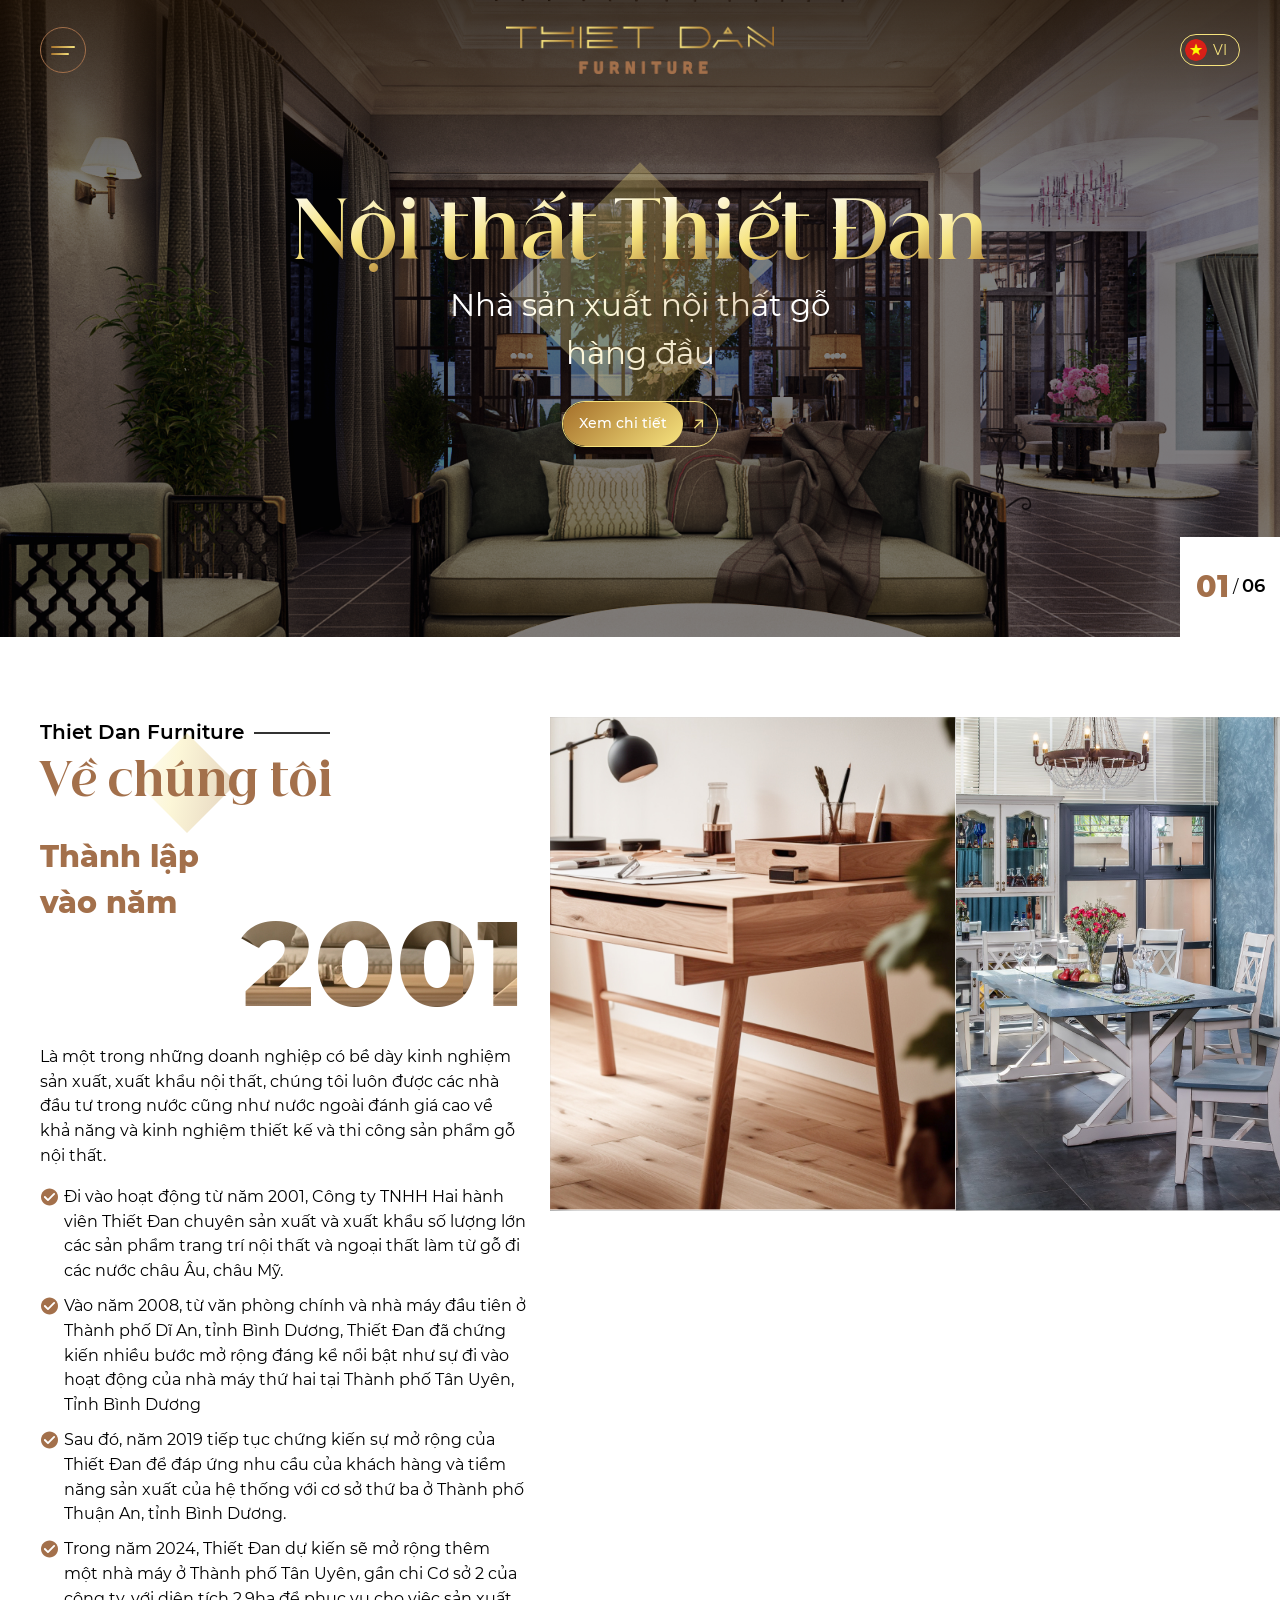
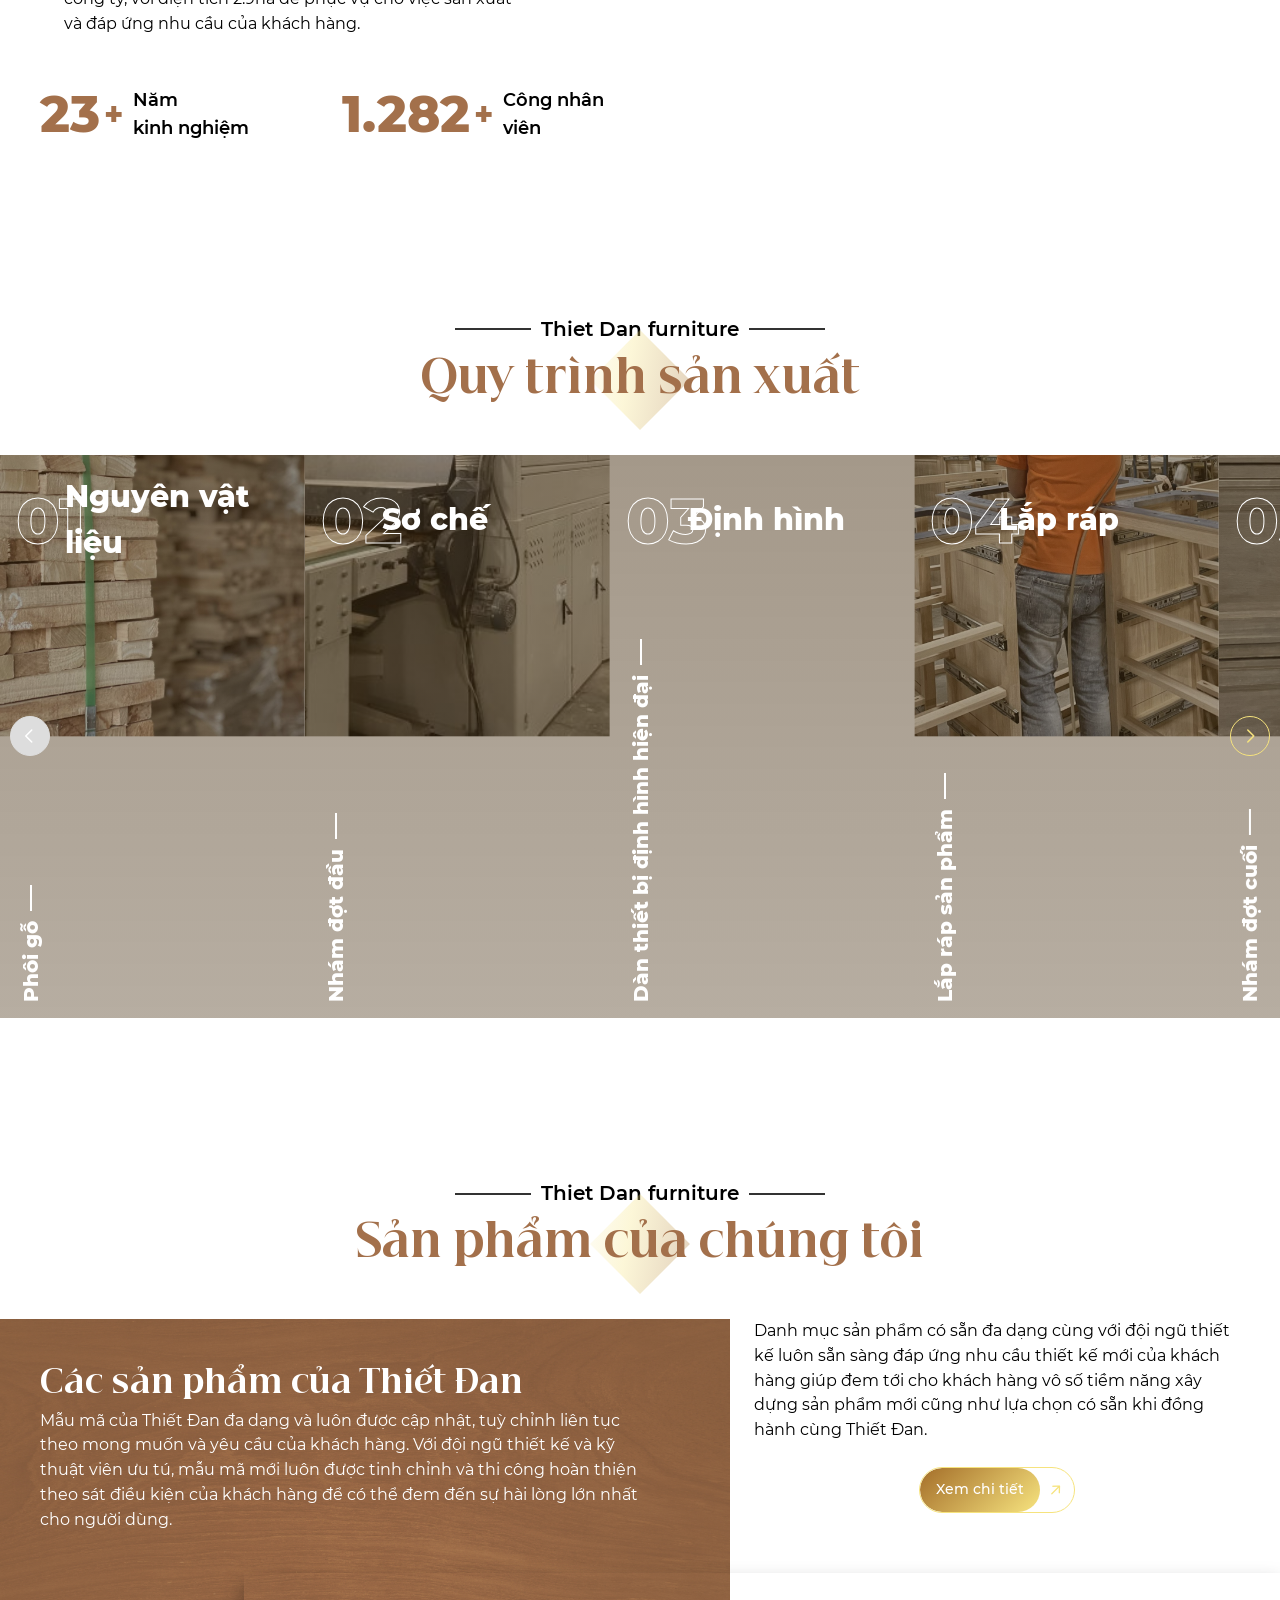
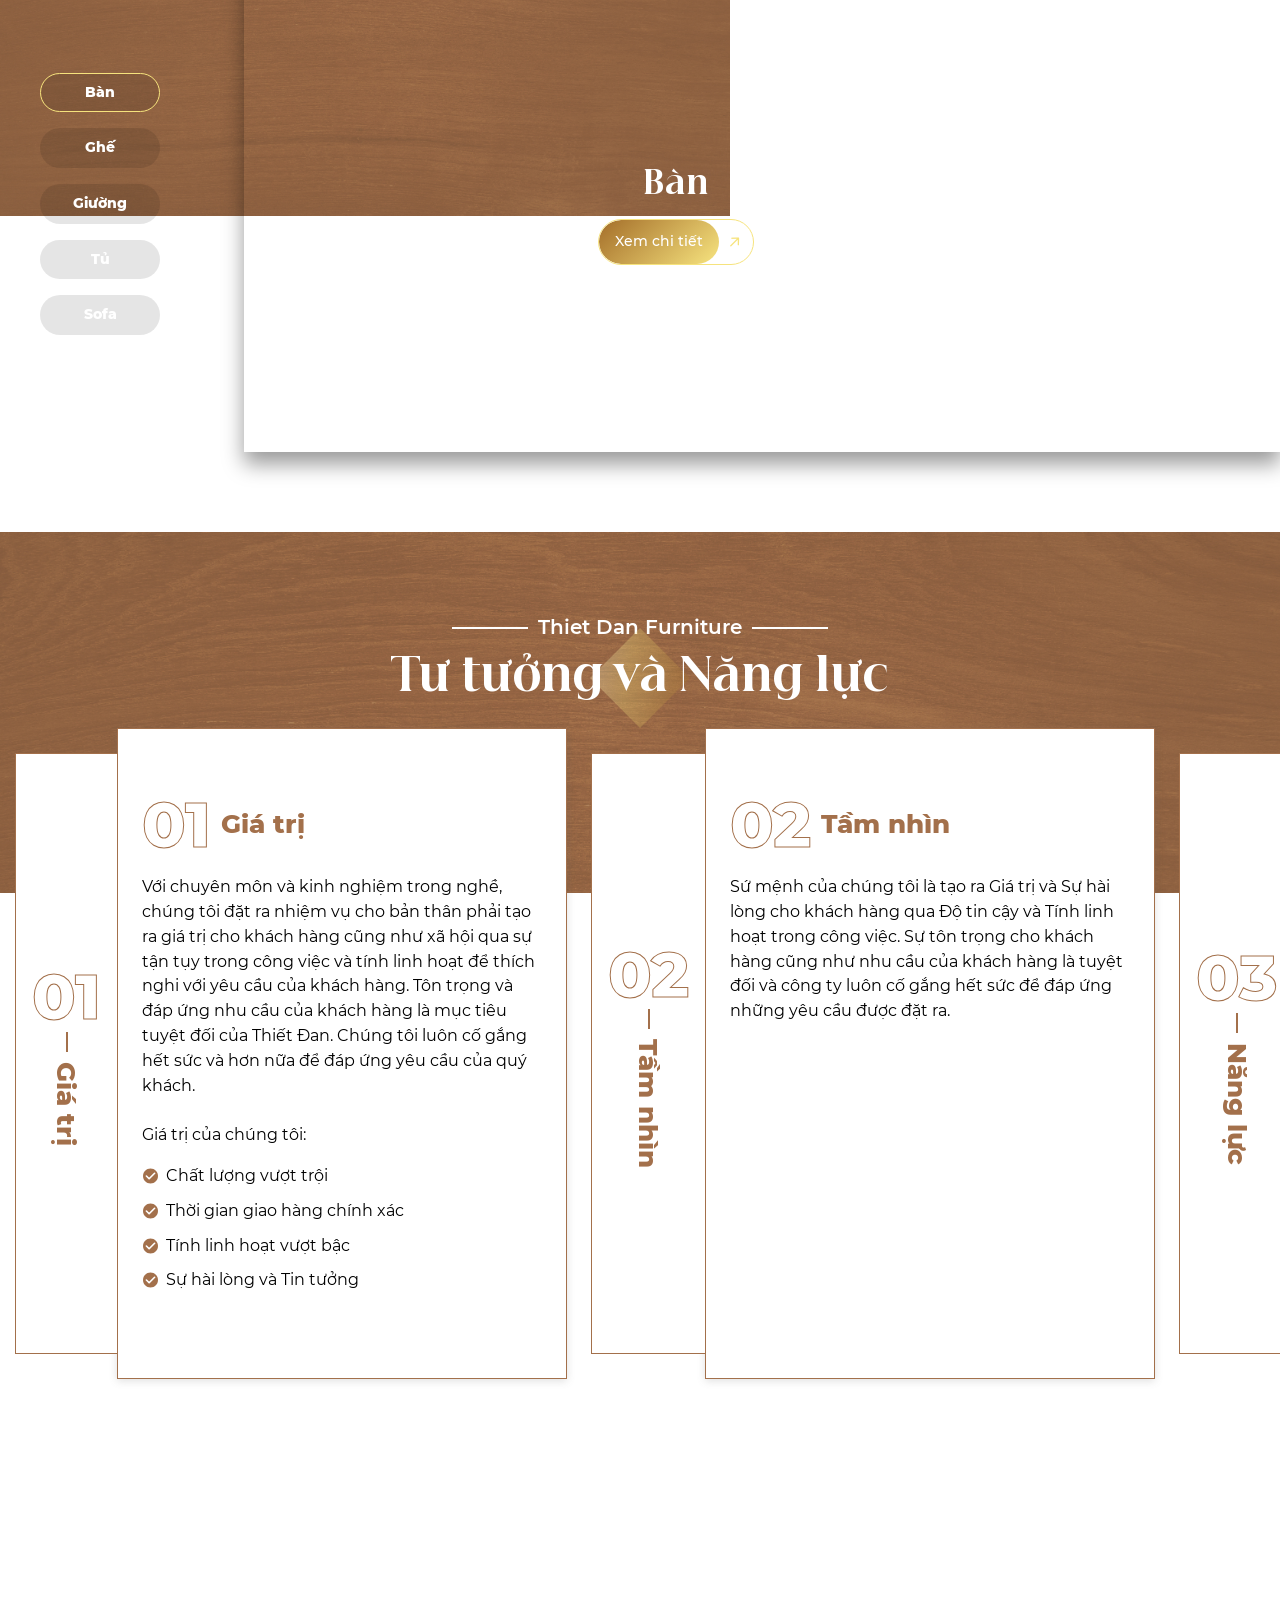
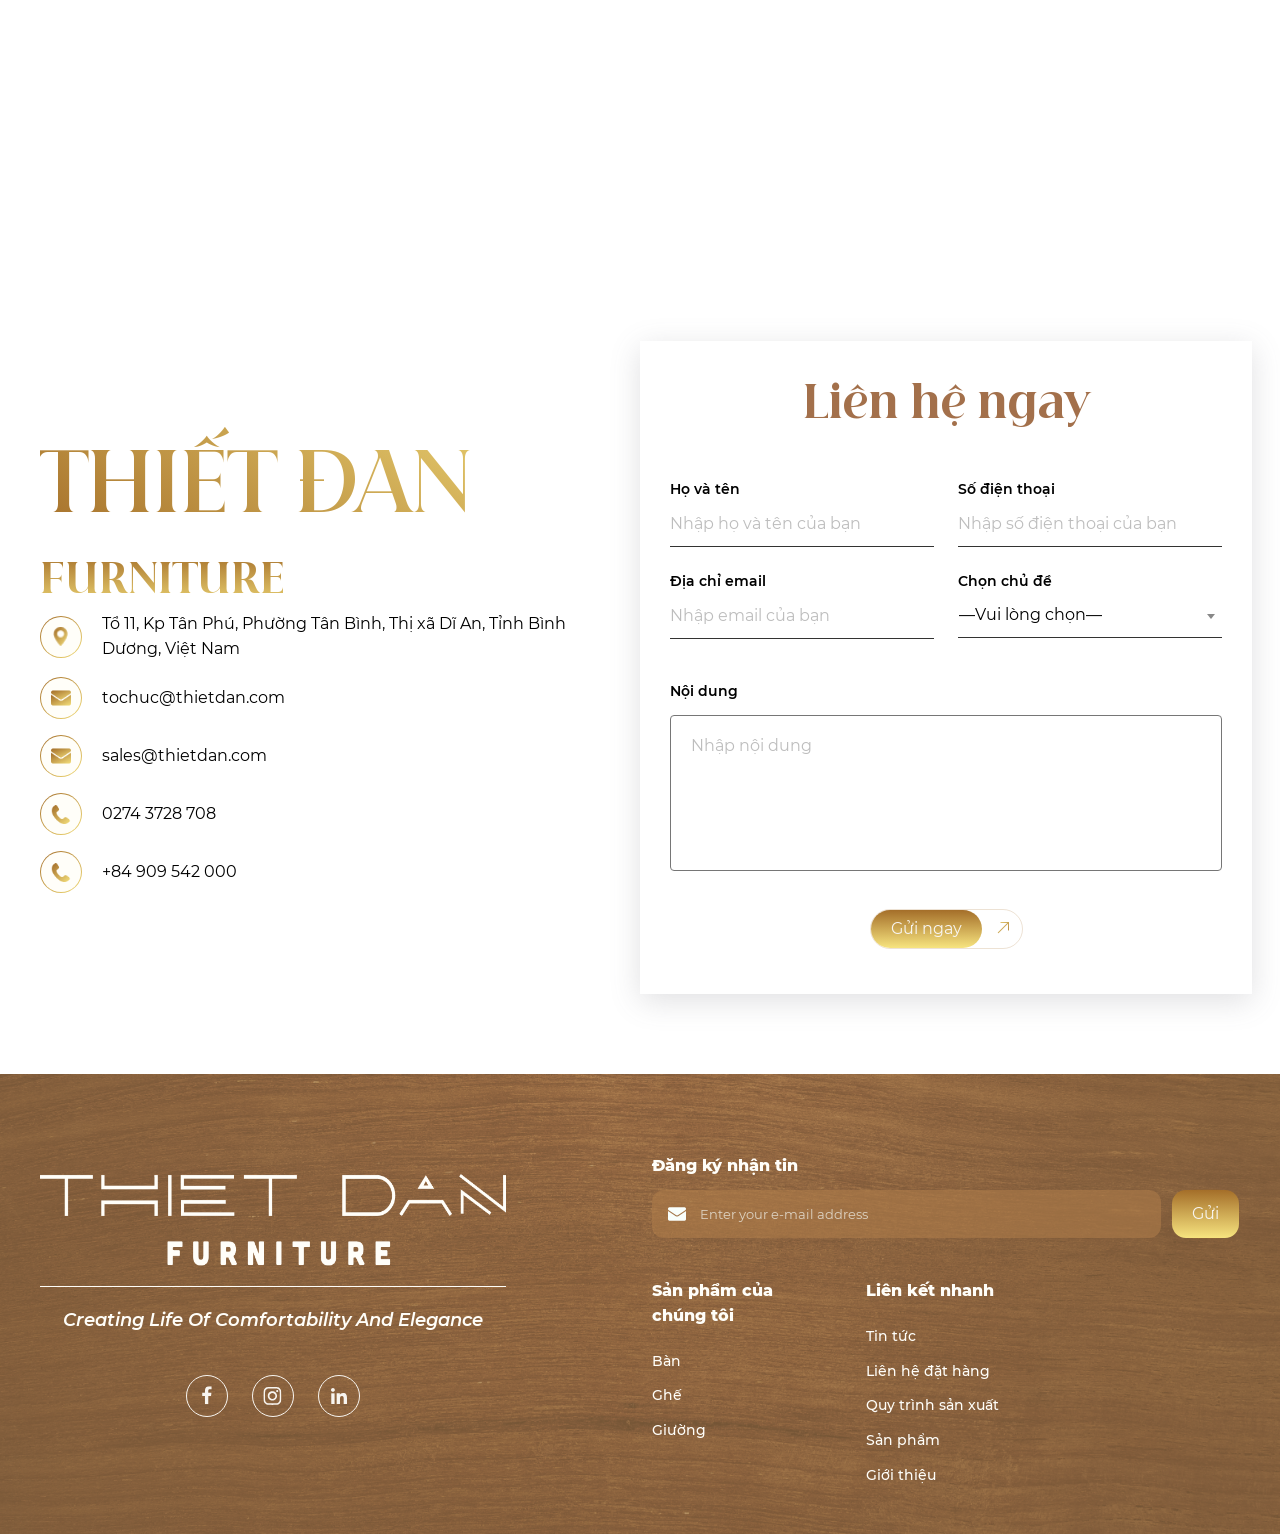
<file: index.html>
<!DOCTYPE html>
<html dir='ltr' lang='vi'>

<head>
  <meta charset='utf-8'>
  <meta http-equiv='X-UA-Compatible' content='IE=edge'>
  <meta name='viewport' content='width=device-width, initial-scale=1, shrink-to-fit=no'>
  <title>Thiet Dan Furniture</title>

  <link rel='apple-touch-icon' sizes='180x180' href='/images/favicons/apple-touch-icon.png'>
  <link rel='icon' type='image/png' sizes='32x32' href='/images/favicons/favicon-32x32.png'>
  <link rel='icon' type='image/png' sizes='16x16' href='/images/favicons/favicon-16x16.png'>
  <link rel='manifest' href='/images/favicons/site.webmanifest'>
  <link rel='mask-icon' href='/images/favicons/safari-pinned-tab.svg' color='#5bbad5'>
  <link rel='shortcut icon' href='/images/favicons/favicon.ico'>
  <meta name='msapplication-TileColor' content='#da532c'>
  <meta name='msapplication-config' content='/images/favicons/browserconfig.xml'>
  <meta name='theme-color' content='#ffffff'>

  <link rel='canonical' href='http://'>
  <meta name='title' content='Frontend Seed 5 - Title'>
  <meta name='referrer' content='unsafe-url'>
  <meta name='description' content='Frontend Seed 5 - Description'>

  <meta property='fb:app_id' content='your_app_id'>
  <meta property='og:locale' content='en_US' />
  <meta property='og:type' content='article' />
  <meta property='og:title' content=''>
  <meta property='og:description' content=''>
  <meta property='og:url' content=''>
  <meta property='og:site_name' content=''>
  <meta property='article:publisher' content=''>
  <meta property='article:section' content='Article'>
  <meta property='article:published_time' content=''>
  <meta property='article:modified_time' content=''>
  <meta property='og:updated_time' content=''>
  <meta property='og:image' content=''>

  <meta name='twitter:card' content='summary'>
  <meta name='twitter:description' content=''>
  <meta name='twitter:title' content=''>
  <meta name='twitter:site' content=''>
  <meta name='twitter:image' content=''>
  <meta name='twitter:creator' content=''>
  <!-- App CSS -->
  <style>
    :root {
      --theme-color: #007bff;
      --bg-color: #ffffff;
    }

    html {
      box-sizing: border-box;
    }

    *,
    *::before,
    *::after {
      box-sizing: inherit;
    }

    .app-loading {
      background: var(--bg-color);
      position: absolute;
      top: 0;
      left: 0;
      right: 0;
      z-index: 9999;
      height: 100vh;
      display: flex;
      justify-content: center;
      align-items: center;
    }

    @keyframes bouncing-loader {
      to {
        opacity: 0.1;
        transform: translate3d(0, -1rem, 0);
      }
    }

    .app-loading .bouncing-loader {
      display: flex;
      justify-content: center;
    }

    .app-loading .bouncing-loader>div {
      width: 1rem;
      height: 1rem;
      margin: 3rem 0.2rem;
      background: var(--theme-color);
      border-radius: 50%;
      animation: bouncing-loader 0.6s infinite alternate;
    }

    .app-loading .bouncing-loader>div:nth-child(2) {
      animation-delay: 0.2s;
    }

    .app-loading .bouncing-loader>div:nth-child(3) {
      animation-delay: 0.4s;
    }
  </style>

  <!-- Script WP -->
  <script type="text/javascript" src="js/jquery/jquery.min.js" id="jquery-core-js"></script>
  <script type="text/javascript" src="js/jquery/jquery-migrate.min.js" id="jquery-migrate-js"></script>
  <!-- Script WP end -->

  <!--<link rel='preload' href='dist/app.min.css' as='style' onload="this.onload=null;this.rel='stylesheet'">
  <noscript>
    <link rel="stylesheet" href="dist/app.min.css">
  </noscript>-->
  <link rel='stylesheet' href='css/style.css'>
  <!-- <link rel='stylesheet' href='customs/style.css'> -->
  <link rel='stylesheet' href='css/style-rm.css'>
  <link rel='stylesheet' href='css/backdoor.css'>
</head>

<body>
  <div class='app-loading'>
    <div class='bouncing-loader'>
      <div></div>
      <div></div>
      <div></div>
    </div>
  </div>
  <div class='wrapper' id='site_wrapper'>

    <header class="hd">
      <div class="container">
        <div class="hd-wr">
          <div class="hd-burger" id="hamburger">
            <div class="burger">
              <div class="hamburger">
                <span class="line"></span>
                <span class="line"></span>
              </div>
            </div>
          </div>
          <div class="custom-logo-link">
            <a href="index.html" class="header-icon" rel="home" itemprop="url">
              <div class="icon"><img width="1145" height="205" src="images/uploads/2023/08/Logo-1.png"
                  class="header-logo-image" alt="" decoding="async" /></div>
            </a>
          </div>
          <div class="lg">
            <div class="lang">

              <div class="lg-head">

                <img src="images/uploads/flags/758158.svg" alt="">

                <span class="text">
                  VI </span>

                <!-- <i class="fa-solid fa-caret-down"></i> -->

              </div>
              <ul class="lg-list">
                <a href="index.html" class="lg-head en">
                  <!-- <span class="icon"> -->
                  <img src="images/uploads/flags/Britain-64.svg" alt="">
                  <!-- </span> -->
                  <span class="text">
                    EN </span>
                </a>
              </ul>
            </div>
          </div>
          <!--  -->
        </div>
      </div>
      <div class="mobile-overlay"></div>
      <div class="mobile">
        <div class="mobile-con">
          <div class="mobile-wr">
            <div class="mobile-nav">
              <div class="menu-nav">
                <ul id="menu-main-menu-vietnamese" class="menu-list">
                  <li
                    class='menu-item menu-item menu-item-type-post_type menu-item-object-page menu-item-home current-menu-item page_item page-item-527 current_page_item'>
                    <a class="menu-link" href="index.html">Trang chủ</a>
                  </li>
                  <li class='menu-item menu-item menu-item-type-post_type menu-item-object-page'><a class="menu-link"
                      href="about.html">Giới
                      thiệu</a></li>
                  <li class='menu-item menu-item menu-item-type-post_type menu-item-object-page'><a class="menu-link"
                      href="product.html">Sản phẩm</a>
                  </li>
                  <li class='menu-item menu-item menu-item-type-post_type menu-item-object-page'><a class="menu-link"
                      href="procedure.html">Quy trình sản
                      xuất</a></li>
                  <li class='menu-item menu-item menu-item-type-post_type menu-item-object-page'><a class="menu-link"
                      href="news.html">Tin tức</a>
                  </li>
                  <li class='menu-item menu-item menu-item-type-post_type menu-item-object-page'><a class="menu-link"
                      href="contact.html">Liên hệ đặt
                      hàng</a></li>
                </ul>
              </div>
            </div>
          </div>
          <div class="mobile-td">
            <img src="assets/img/mb-td.png" alt="">
          </div>
        </div>
      </div>
    </header>
    <main class="main">
      <section class="sec-hbn">
        <div class="hbn">
          <div class="hbn-slider">
            <div class="swiper">
              <div class="swiper-wrapper">
                <div class="swiper-slide">
                  <div class="hbn-img">
                    <div class="hbn-img-item">
                      <div class="hbn-img-inner">
                        <img width="1600" height="1066" src="images/uploads/2023/09/c-10.jpg"
                          class="attachment-full size-full" alt="" decoding="async" />
                      </div>
                    </div>
                  </div>
                </div>
                <div class="swiper-slide">
                  <div class="hbn-img">
                    <div class="hbn-img-item">
                      <div class="hbn-img-inner">
                        <img width="2560" height="1920" src="images/uploads/2024/01/IMG_0085-1-scaled.jpg"
                          class="attachment-full size-full" alt="" decoding="async" />
                      </div>
                    </div>
                  </div>
                </div>
                <div class="swiper-slide">
                  <div class="hbn-img">
                    <div class="hbn-img-item">
                      <div class="hbn-img-inner">
                        <img width="2560" height="1707"
                          src="images/uploads/2024/01/imgonline-com-ua-CompressToSize-ZpMmGRma7sZs7O-scaled.jpg"
                          class="attachment-full size-full" alt="" decoding="async" loading="lazy" />
                      </div>
                    </div>
                  </div>
                </div>
                <div class="swiper-slide">
                  <div class="hbn-img">
                    <div class="hbn-img-item">
                      <div class="hbn-img-inner">
                        <img width="2172" height="1448" src="images/uploads/2023/09/IMG_0010.jpg"
                          class="attachment-full size-full" alt="" decoding="async" loading="lazy" />
                      </div>
                    </div>
                  </div>
                </div>
                <div class="swiper-slide">
                  <div class="hbn-img">
                    <div class="hbn-img-item">
                      <div class="hbn-img-inner">
                        <img width="2560" height="1920" src="images/uploads/2023/09/IMG_7466-scaled.jpg"
                          class="attachment-full size-full" alt="" decoding="async" loading="lazy" />
                      </div>
                    </div>
                  </div>
                </div>
                <div class="swiper-slide">
                  <div class="hbn-img">
                    <div class="hbn-img-item">
                      <div class="hbn-img-inner">
                        <img width="1920" height="2560" src="images/uploads/2024/01/IMG_0318-1-scaled.jpg"
                          class="attachment-full size-full" alt="" decoding="async" loading="lazy" />
                      </div>
                    </div>
                  </div>
                </div>
              </div>
            </div>
            <div class="hbn-slider-sl">
              <div class="hbn-slider-sl-number" data-aos="zoom-in" data-aos-delay="1200">
                <div class="current">
                  01 </div>
                / <div class="total">
                  03 </div>
              </div>
            </div>
          </div>
          <div class="container">
            <div class="hbn-content">
              <h1 class="hbn-title scroll-item" data-spl>
                Nội thất Thiết Đan </h1>
              <div class="hbn-content-dt over-hd">
                <p class="hbn-des" data-aos="fade-up" data-aos-delay="1200">
                  Nhà sản xuất nội thất gỗ hàng đầu </p>
                <a href="about.html" class="sbtn m-mid m-top" data-aos="fade-up" data-aos-delay="1400">
                  <span class="sbtn-inner">
                    <span class="text">
                      Xem chi tiết </span>
                  </span>
                  <i class="far fa-arrow-right"></i>
                </a>
              </div>
            </div>
          </div>
        </div>
      </section>
      <section class="sec-hab">
        <div class="hab ss-pd">
          <div class="container">
            <div class="hab-side row">
              <div class="hab-left col col-5">
                <div class="re-head">
                  <p class="t-title-sub line scroll-item">
                    Thiet Dan Furniture </p>
                  <h2 class="t-title decor txt-animated ani-opa" data-spl style="--delay: 0.1s">
                    Về chúng tôi </h2>
                </div>
                <div class="hab-year">
                  <p class="hab-year-title">
                    Thành lập <br />
                    vào năm </p>
                  <p class="hab-year-number">
                    2001 </p>
                </div>
                <div class="hab-des">
                  Là một trong những doanh nghiệp có bề dày kinh nghiệm sản xuất, xuất khẩu nội thất,
                  chúng tôi luôn được các nhà đầu tư trong nước cũng như nước ngoài đánh giá cao về khả
                  năng và kinh nghiệm thiết kế và thi công sản phẩm gỗ nội thất. </div>
                <div class="hab-content">
                  <ul>
                    <li>
                      Đi vào hoạt động từ năm 2001, Công ty TNHH Hai hành viên Thiết Đan chuyên sản
                      xuất và xuất khẩu số lượng lớn các sản phẩm trang trí nội thất và ngoại thất làm
                      từ gỗ đi các nước châu Âu, châu Mỹ. </li>
                    <li>
                      Vào năm 2008, từ văn phòng chính và nhà máy đầu tiên ở Thành phố Dĩ An, tỉnh
                      Bình Dương, Thiết Đan đã chứng kiến nhiều bước mở rộng đáng kể nổi bật như sự đi
                      vào hoạt động của nhà máy thứ hai tại Thành phố Tân Uyên, Tỉnh Bình Dương </li>
                    <li>
                      Sau đó, năm 2019 tiếp tục chứng kiến sự mở rộng của Thiết Đan để đáp ứng nhu cầu
                      của khách hàng và tiềm năng sản xuất của hệ thống với cơ sở thứ ba ở Thành phố
                      Thuận An, tỉnh Bình Dương. </li>
                    <li>
                      Trong năm 2024, Thiết Đan dự kiến sẽ mở rộng thêm một nhà máy ở Thành phố Tân
                      Uyên, gần chi Cơ sở 2 của công ty, với diện tích 2.9ha để phục vụ cho việc sản
                      xuất và đáp ứng nhu cầu của khách hàng. </li>
                  </ul>
                </div>
              </div>
              <div class="hab-right col col-7">
                <div class="hab-right-inner">
                  <div class="hab-slider">
                    <div class="swiper">
                      <div class="swiper-wrapper">
                        <div class="swiper-slide">
                          <div class="hab-img">
                            <img width="580" height="651" src="images/uploads/2023/08/hab-img-1.jpg"
                              class="attachment-full size-full" alt="" decoding="async" loading="lazy" />
                          </div>
                        </div>
                        <div class="swiper-slide">
                          <div class="hab-img">
                            <img width="2172" height="1448" src="images/uploads/2023/09/IMG_0010.jpg"
                              class="attachment-full size-full" alt="" decoding="async" loading="lazy" />
                          </div>
                        </div>
                        <div class="swiper-slide">
                          <div class="hab-img">
                            <img width="4698" height="4528" src="images/uploads/2024/01/01_Dining-Room-1.png"
                              class="attachment-full size-full" alt="" decoding="async" loading="lazy" />
                          </div>
                        </div>
                        <div class="swiper-slide">
                          <div class="hab-img">
                            <img width="1920" height="2560" src="images/uploads/2023/11/IMG_9318-scaled.jpg"
                              class="attachment-full size-full" alt="" decoding="async" loading="lazy" />
                          </div>
                        </div>
                        <div class="swiper-slide">
                          <div class="hab-img">
                            <img width="1400" height="1000" src="images/uploads/2023/09/phong-lam-viec_canh-1_rev2.jpg"
                              class="attachment-full size-full" alt="" decoding="async" loading="lazy" />
                          </div>
                        </div>
                        <div class="swiper-slide">
                          <div class="hab-img">
                            <img width="2560" height="1920" src="images/uploads/2024/01/IMG_0085-1-scaled.jpg"
                              class="attachment-full size-full" alt="" decoding="async" loading="lazy" />
                          </div>
                        </div>
                        <div class="swiper-slide">
                          <div class="hab-img">
                            <img width="1600" height="1066" src="images/uploads/2023/09/c-6-rev1-màu-rêu.jpg"
                              class="attachment-full size-full" alt="" decoding="async" loading="lazy" />
                          </div>
                        </div>
                        <div class="swiper-slide">
                          <div class="hab-img">
                            <img width="2172" height="1448" src="images/uploads/2023/09/IMG_9981.jpg"
                              class="attachment-full size-full" alt="" decoding="async" loading="lazy" />
                          </div>
                        </div>
                        <div class="swiper-slide">
                          <div class="hab-img">
                            <img width="6000" height="4000" src="images/uploads/2024/01/02_Bedroom-1.png"
                              class="attachment-full size-full" alt="" decoding="async" loading="lazy" />
                          </div>
                        </div>
                        <div class="swiper-slide">
                          <div class="hab-img">
                            <img width="1920" height="2560" src="images/uploads/2024/01/IMG_0318-1-scaled.jpg"
                              class="attachment-full size-full" alt="" decoding="async" loading="lazy" />
                          </div>
                        </div>
                        <div class="swiper-slide">
                          <div class="hab-img">
                            <img width="2560" height="1920" src="images/uploads/2024/01/IMG_7650-1-scaled.jpg"
                              class="attachment-full size-full" alt="" decoding="async" loading="lazy" />
                          </div>
                        </div>
                        <div class="swiper-slide">
                          <div class="hab-img">
                            <img width="1920" height="2560" src="images/uploads/2024/09/IMG_1194-scaled.jpg"
                              class="attachment-full size-full" alt="" decoding="async" loading="lazy" />
                          </div>
                        </div>
                      </div>
                    </div>
                  </div>
                </div>
              </div>
            </div>
            <div class="hab-as">
              <div class="hab-as-list row">
                <div class="hab-as-item col col-3">
                  <p class="hab-as-number">
                    <span class="number countNum">
                      23 </span> +
                  </p>
                  <p class="des">
                    Năm <br />
                    kinh nghiệm </p>
                </div>
                <div class="hab-as-item col col-3">
                  <p class="hab-as-number">
                    <span class="number countNum">
                      1300+ </span> +
                  </p>
                  <p class="des">
                    Công nhân viên </p>
                </div>
              </div>
            </div>
          </div>
        </div>
      </section>
      <section class="sec-proce">
        <div class="proce ss-pd">
          <div class="container">
            <div class="head t-center">
              <p class="t-title-sub line line-double scroll-item">
                Thiet Dan furniture </p>
              <h2 class="t-title decor txt-animated ani-opa" data-spl style="--delay: 0.1s">
                Quy trình sản xuất </h2>
            </div>
          </div>
          <div class="proce-slider slider">
            <div class="swiper">
              <div class="swiper-wrapper">
                <div class="swiper-slide col-3">
                  <div class="proce-wrap">
                    <div class="proce-img">
                      <img width="2560" height="1920" src="images/uploads/2023/08/IMG_7675-scaled.jpg"
                        class="attachment-full size-full" alt="" decoding="async" loading="lazy" />
                    </div>
                    <div class="proce-content">
                      <p class="proce-number" data-number="01">
                        01 </p>
                      <h3 class="proce-name">
                        Nguyên vật liệu </h3>
                    </div>
                    <div class="proce-name-rt">
                      Phôi gỗ </div>
                  </div>
                </div>
                <div class="swiper-slide col-3">
                  <div class="proce-wrap">
                    <div class="proce-img">
                      <img width="612" height="459" src="images/uploads/2023/09/IMG_7195_2-scaled-e1694575475720.jpg"
                        class="attachment-full size-full" alt="" decoding="async" loading="lazy" />
                    </div>
                    <div class="proce-content">
                      <p class="proce-number" data-number="02">
                        02 </p>
                      <h3 class="proce-name">
                        Sơ chế </h3>
                    </div>
                    <div class="proce-name-rt">
                      Nhám đợt đầu </div>
                  </div>
                </div>
                <div class="swiper-slide col-3">
                  <div class="proce-wrap">
                    <div class="proce-img">
                      <img width="2560" height="1920" src="images/uploads/2023/08/IMG_7409-scaled.jpg"
                        class="attachment-full size-full" alt="" decoding="async" loading="lazy" />
                    </div>
                    <div class="proce-content">
                      <p class="proce-number" data-number="03">
                        03 </p>
                      <h3 class="proce-name">
                        Định hình </h3>
                    </div>
                    <div class="proce-name-rt">
                      Dàn thiết bị định hình hiện đại </div>
                  </div>
                </div>
                <div class="swiper-slide col-3">
                  <div class="proce-wrap">
                    <div class="proce-img">
                      <img width="2560" height="1920" src="images/uploads/2023/08/IMG_7411-scaled.jpg"
                        class="attachment-full size-full" alt="" decoding="async" loading="lazy" />
                    </div>
                    <div class="proce-content">
                      <p class="proce-number" data-number="04">
                        04 </p>
                      <h3 class="proce-name">
                        Lắp ráp </h3>
                    </div>
                    <div class="proce-name-rt">
                      Lắp ráp sản phẩm </div>
                  </div>
                </div>
                <div class="swiper-slide col-3">
                  <div class="proce-wrap">
                    <div class="proce-img">
                      <img width="2560" height="1920" src="images/uploads/2023/08/IMG_7710-scaled.jpg"
                        class="attachment-full size-full" alt="" decoding="async" loading="lazy" />
                    </div>
                    <div class="proce-content">
                      <p class="proce-number" data-number="05">
                        05 </p>
                      <h3 class="proce-name">
                        Chà nhám </h3>
                    </div>
                    <div class="proce-name-rt">
                      Nhám đợt cuối </div>
                  </div>
                </div>
                <div class="swiper-slide col-3">
                  <div class="proce-wrap">
                    <div class="proce-img">
                      <img width="600" height="450" src="images/uploads/2023/08/IMG_7274-scaled-e1694661790999.jpg"
                        class="attachment-full size-full" alt="" decoding="async" loading="lazy" />
                    </div>
                    <div class="proce-content">
                      <p class="proce-number" data-number="06">
                        06 </p>
                      <h3 class="proce-name">
                        Sơn hoàn thiện </h3>
                    </div>
                    <div class="proce-name-rt">
                      Sơn hoàn thiện sản phẩm </div>
                  </div>
                </div>
                <div class="swiper-slide col-3">
                  <div class="proce-wrap">
                    <div class="proce-img">
                      <img width="2560" height="1920" src="images/uploads/2023/08/IMG_7442-scaled.jpg"
                        class="attachment-full size-full" alt="" decoding="async" loading="lazy" />
                    </div>
                    <div class="proce-content">
                      <p class="proce-number" data-number="07">
                        07 </p>
                      <h3 class="proce-name">
                        Đóng gói sản phẩm </h3>
                    </div>
                    <div class="proce-name-rt">
                      Hoàn tất đóng gói </div>
                  </div>
                </div>
              </div>
            </div>
            <div class="swiper-control posi plus">
              <div class="swiper-control-btn swiper-prev">
                <i class="fas fa-chevron-left"></i>
              </div>
              <div class="swiper-control-btn swiper-next">
                <i class="fas fa-chevron-right"></i>
              </div>
            </div>
          </div>
        </div>
      </section>
      <section class="sec-icate">
        <div class="icate ss-pd">
          <div class="container">
            <div class="head t-center">
              <p class="t-title-sub line line-double scroll-item">
                Thiet Dan furniture </p>
              <h2 class="t-title decor txt-animated ani-opa" data-spl style="--delay: 0.02s">
                Sản phẩm của chúng tôi </h2>
            </div>
            <div class="icate-side row">
              <div class="icate-left col col-7">
                <div class="icate-left-inner">
                  <div class="icate-br">
                    <img src="assets/img/icate-br.jpg" alt="">
                  </div>
                  <h3 class="t-title-32">
                    Các sản phẩm của Thiết Đan </h3>
                  <p class="des">
                    Mẫu mã của Thiết Đan đa dạng và luôn được cập nhật, tuỳ chỉnh liên tục theo mong
                    muốn và yêu cầu của khách hàng. Với đội ngũ thiết kế và kỹ thuật viên ưu tú, mẫu mã
                    mới luôn được tinh chỉnh và thi công hoàn thiện theo sát điều kiện của khách hàng để
                    có thể đem đến sự hài lòng lớn nhất cho người dùng. </p>
                </div>
              </div>
              <div class="icate-right col col-5">
                <div class="icate-right-inner">
                  <p class="des">
                    Danh mục sản phẩm có sẵn đa dạng cùng với đội ngũ thiết kế luôn sẵn sàng đáp ứng nhu
                    cầu thiết kế mới của khách hàng giúp đem tới cho khách hàng vô số tiềm năng xây dựng
                    sản phẩm mới cũng như lựa chọn có sẵn khi đồng hành cùng Thiết Đan. </p>
                  <a href="product.html" class="sbtn m-mid m-top">
                    <span class="sbtn-inner">
                      <span class="text">
                        Xem chi tiết </span>
                    </span>
                    <i class="far fa-arrow-right"></i>
                  </a>
                </div>
              </div>
            </div>
            <div class="icate-row row">
              <div class="icate-col col col-2">
                <div class="icate-nav">
                  <div class="icate-nav-btn active">
                    Bàn </div>
                  <div class="icate-nav-btn ">
                    Ghế </div>
                  <div class="icate-nav-btn ">
                    Giường </div>
                  <div class="icate-nav-btn ">
                    Tủ </div>
                  <div class="icate-nav-btn ">
                    Sofa </div>
                </div>
              </div>

              <div class="icate-col col col-10">
                <div class="icate-col-inner">
                  <div class="icate-slider">
                    <div class="swiper">
                      <div class="swiper-wrapper">
                        <div class="swiper-slide active">
                          <div class="icate-img">
                            <div class="icate-content">
                              <h3 class="icate-name">
                                Bàn </h3>
                              <a href="product.html" class="sbtn white">
                                <span class="sbtn-inner">
                                  <span class="text">
                                    Xem chi tiết </span>
                                </span>
                                <i class="far fa-arrow-right"></i>
                              </a>
                            </div>
                          </div>
                        </div>
                        <div class="swiper-slide ">
                          <div class="icate-img">
                            <div class="icate-content">
                              <h3 class="icate-name">
                                Ghế </h3>
                              <a href="product.html" class="sbtn white">
                                <span class="sbtn-inner">
                                  <span class="text">
                                    Xem chi tiết </span>
                                </span>
                                <i class="far fa-arrow-right"></i>
                              </a>
                            </div>
                          </div>
                        </div>
                        <div class="swiper-slide ">
                          <div class="icate-img">
                            <div class="icate-content">
                              <h3 class="icate-name">
                                Giường </h3>
                              <a href="product.html" class="sbtn white">
                                <span class="sbtn-inner">
                                  <span class="text">
                                    Xem chi tiết </span>
                                </span>
                                <i class="far fa-arrow-right"></i>
                              </a>
                            </div>
                          </div>
                        </div>
                        <div class="swiper-slide ">
                          <div class="icate-img">
                            <div class="icate-content">
                              <h3 class="icate-name">
                                Tủ </h3>
                              <a href="product.html" class="sbtn white">
                                <span class="sbtn-inner">
                                  <span class="text">
                                    Xem chi tiết </span>
                                </span>
                                <i class="far fa-arrow-right"></i>
                              </a>
                            </div>
                          </div>
                        </div>
                        <div class="swiper-slide ">
                          <div class="icate-img">
                            <div class="icate-content">
                              <h3 class="icate-name">
                                Sofa </h3>
                              <a href="product.html" class="sbtn white">
                                <span class="sbtn-inner">
                                  <span class="text">
                                    Xem chi tiết </span>
                                </span>
                                <i class="far fa-arrow-right"></i>
                              </a>
                            </div>
                          </div>
                        </div>
                      </div>
                    </div>
                  </div>
                </div>
              </div>
            </div>
          </div>
      </section>
      <section class="sec-philo">
        <div class="philo ss-pd">
          <div class="philo-br">
            <img src="assets/img/philo-br.jpg" alt="">
          </div>
          <div class="container">
            <div class="head t-center">
              <p class="t-title-sub line line-double scroll-item">
                Thiet Dan Furniture </p>
              <h2 class="t-title decor txt-animated ani-opa" data-spl style="--delay: 0.02s">
                Tư tưởng và Năng lực </h2>
            </div>
            <div class="philo-slider">
              <div class="swiper">
                <div class="swiper-wrapper">
                  <div class="swiper-slide">
                    <div class="philo-row row">
                      <div class="philo-col col">
                        <div class="philo-img">
                          <!-- <img src="assets/images/default-thumbnail.jpg" alt=""> -->
                          <div class="philo-box">
                            <p class="philo-box-number">
                              01 </p>
                            <p class="philo-box-name">
                              Giá trị </p>
                          </div>
                        </div>
                      </div>
                      <div class="philo-col col">
                        <div class="philo-content">
                          <div class="philo-head">
                            <p class="number">
                              01 </p>
                            <p class="title">
                              Giá trị </p>
                          </div>
                          <p class="des">
                            Với chuyên môn và kinh nghiệm trong nghề, chúng tôi đặt ra nhiệm vụ
                            cho bản thân phải tạo ra giá trị cho khách hàng cũng như xã hội qua
                            sự tận tụy trong công việc và tính linh hoạt để thích nghi với yêu
                            cầu của khách hàng. Tôn trọng và đáp ứng nhu cầu của khách hàng là
                            mục tiêu tuyệt đối của Thiết Đan. Chúng tôi luôn cố gắng hết sức và
                            hơn nữa để đáp ứng yêu cầu của quý khách.<br />
                            <br />
                            Giá trị của chúng tôi:
                          </p>
                          <div class="philo-content-inner">
                            <ul>
                              <li>
                                Chất lượng vượt trội </li>
                              <li>
                                Thời gian giao hàng chính xác </li>
                              <li>
                                Tính linh hoạt vượt bậc </li>
                              <li>
                                Sự hài lòng và Tin tưởng </li>
                            </ul>
                          </div>
                        </div>
                      </div>
                    </div>
                  </div>
                  <div class="swiper-slide">
                    <div class="philo-row row">
                      <div class="philo-col col">
                        <div class="philo-img">
                          <!-- <img src="assets/images/default-thumbnail.jpg" alt=""> -->
                          <div class="philo-box">
                            <p class="philo-box-number">
                              02 </p>
                            <p class="philo-box-name">
                              Tầm nhìn </p>
                          </div>
                        </div>
                      </div>
                      <div class="philo-col col">
                        <div class="philo-content">
                          <div class="philo-head">
                            <p class="number">
                              02 </p>
                            <p class="title">
                              Tầm nhìn </p>
                          </div>
                          <p class="des">
                            Sứ mệnh của chúng tôi là tạo ra Giá trị và Sự hài lòng cho khách
                            hàng qua Độ tin cậy và Tính linh hoạt trong công việc. Sự tôn trọng
                            cho khách hàng cũng như nhu cầu của khách hàng là tuyệt đối và công
                            ty luôn cố gắng hết sức để đáp ứng những yêu cầu được đặt ra. </p>
                        </div>
                      </div>
                    </div>
                  </div>
                  <div class="swiper-slide">
                    <div class="philo-row row">
                      <div class="philo-col col">
                        <div class="philo-img">
                          <!-- <img src="assets/images/default-thumbnail.jpg" alt=""> -->
                          <div class="philo-box">
                            <p class="philo-box-number">
                              03 </p>
                            <p class="philo-box-name">
                              Năng lực </p>
                          </div>
                        </div>
                      </div>
                      <div class="philo-col col">
                        <div class="philo-content">
                          <div class="philo-head">
                            <p class="number">
                              03 </p>
                            <p class="title">
                              Năng lực sản xuất </p>
                          </div>
                          <p class="des">
                            Với sự nhiệt huyết trong công việc và khát khao làm hài lòng khách
                            hàng, chúng tôi đã xây dựng uy tín và độ tin cậy cho nhưng khách
                            hàng lâu năm từ khả năng bảo đảm tiến độ và chất lượng cho những đơn
                            hàng khó hoặc sự thay đổi trong yêu cầu của khách hàng.<br />
                            <br />
                            Thêm vào đó, với bề dày kinh nghiệm trong ngành sản xuất và đam mê
                            cùng với tính kỷ luật cao của đội ngũ lãnh đạo cũng như công nhân
                            viên của tổ chức, Thiết Đan được biết đến cho năng lực sản xuất vượt
                            trội trong khi luôn đảm bảo chất lượng sản phẩm ưu việt.
                          </p>
                        </div>
                      </div>
                    </div>
                  </div>
                </div>
              </div>
            </div>
          </div>
        </div>
      </section>
      <section class="contact-content">
        <div class="container">
          <div class="left row">
            <div class="col contact-item">
              <div class="title">
                <span class="text-name">Thiết Đan</span>
                <span class="text-dep">Furniture</span>
              </div>
              <div class="info">
                <div class="info-item">
                  <span class="info-icon">
                    <span class="info-img">
                      <img width="19" height="19" src="images/uploads/2023/08/maps-and-flags-1-1-2.png"
                        class="attachment-full size-full" alt="" decoding="async" loading="lazy" />
                    </span>
                  </span>
                  <a href="https://www.google.com/maps/place/Cty+TNHH+Thi%E1%BA%BFt+%C4%90an+-+C%C6%A1+s%E1%BB%9F+2/@11.0580558,106.7357451,17z/data=!3m1!4b1!4m6!3m5!1s0x3174c54f0a3ea825:0x4763ce9cdf0dad28!8m2!3d11.0580505!4d106.73832!16s%2Fg%2F11g81sqbnt?authuser=0&entry=ttu"
                    class="info-text">
                    Tổ 11, Kp Tân Phú, Phường Tân Bình, Thị xã Dĩ An, Tỉnh Bình Dương, Việt Nam </a>
                </div>
                <div class="info-item">
                  <span class="info-icon">
                    <span class="info-img">
                      <img width="27" height="27" src="images/uploads/2023/08/email-1-3.png"
                        class="attachment-full size-full" alt="" decoding="async" loading="lazy" />
                    </span>
                  </span>
                  <a href="mailto:tochuc@thietdan.com" class="info-text">
                    tochuc@thietdan.com </a>
                </div>
                <div class="info-item">
                  <span class="info-icon">
                    <span class="info-img">
                      <img width="27" height="27" src="images/uploads/2023/08/email-1-3.png"
                        class="attachment-full size-full" alt="" decoding="async" loading="lazy" />
                    </span>
                  </span>
                  <a href="mailto:sales@thietdan.com" class="info-text">
                    sales@thietdan.com </a>
                </div>
                <div class="info-item">
                  <span class="info-icon">
                    <span class="info-img">
                      <img width="28" height="27" src="images/uploads/2023/08/phone-receiver-silhouette-1-2.png"
                        class="attachment-full size-full" alt="" decoding="async" loading="lazy" />
                    </span>
                  </span>
                  <a href="tel:02743728708" class="info-text">
                    0274 3728 708 </a>
                </div>
                <div class="info-item">
                  <span class="info-icon">
                    <span class="info-img">
                      <img width="28" height="27" src="images/uploads/2023/08/phone-receiver-silhouette-1-2.png"
                        class="attachment-full size-full" alt="" decoding="async" loading="lazy" />
                    </span>
                  </span>
                  <a href="tel:+84909542000" class="info-text">
                    +84 909 542 000 </a>
                </div>
              </div>
            </div>
            <div class="col contact-item contact-form">

              <div class="wpcf7 no-js" id="wpcf7-f92-p527-o1" lang="vi" dir="ltr">
                <div class="screen-reader-response">
                  <p role="status" aria-live="polite" aria-atomic="true"></p>
                  <ul></ul>
                </div>
                <form action="/vi/#wpcf7-f92-p527-o1" method="post" class="wpcf7-form init" aria-label="Form liên hệ"
                  novalidate="novalidate" data-status="init">
                  <div style="display: none;">
                    <input type="hidden" name="_wpcf7" value="92" />
                    <input type="hidden" name="_wpcf7_version" value="5.7.5.1" />
                    <input type="hidden" name="_wpcf7_locale" value="vi" />
                    <input type="hidden" name="_wpcf7_unit_tag" value="wpcf7-f92-p527-o1" />
                    <input type="hidden" name="_wpcf7_container_post" value="527" />
                    <input type="hidden" name="_wpcf7_posted_data_hash" value="" />
                  </div>
                  <h3 class="form-title">Liên hệ ngay</h3>
                  <div class="row">
                    <div class="form-control col">
                      <span class="form-fiel">Họ và tên</span>
                      <span id="wpcf7-67d5221d8e25b-wrapper" class="wpcf7-form-control-wrap Full-name-wrap"
                        style="display:none !important; visibility:hidden !important;"><label
                          for="wpcf7-67d5221d8e25b-field" class="hp-message">Please leave this
                          field empty.</label><input id="wpcf7-67d5221d8e25b-field"
                          class="wpcf7-form-control wpcf7-text" type="text" name="Full-name" value="" size="40"
                          tabindex="-1" autocomplete="new-password" /></span>
                      <span class="wpcf7-form-control-wrap" data-name="text-name"><input size="40"
                          class="wpcf7-form-control wpcf7-text wpcf7-validates-as-required" aria-required="true"
                          aria-invalid="false" placeholder="Nhập họ và tên của bạn" value="" type="text"
                          name="text-name" /></span>
                    </div>
                    <div class="form-control col">
                      <span class="form-fiel">Số điện thoại</span>
                      <span class="wpcf7-form-control-wrap" data-name="tel-name"><input size="40"
                          class="wpcf7-form-control wpcf7-text wpcf7-tel wpcf7-validates-as-required wpcf7-validates-as-tel"
                          aria-required="true" aria-invalid="false" placeholder="Nhập số điện thoại của bạn" value=""
                          type="tel" name="tel-name" /></span>
                    </div>
                    <div class="form-control col">
                      <span class="form-fiel">Địa chỉ email</span>
                      <span class="wpcf7-form-control-wrap" data-name="email-name"><input size="40"
                          class="wpcf7-form-control wpcf7-text wpcf7-email wpcf7-validates-as-required wpcf7-validates-as-email"
                          aria-required="true" aria-invalid="false" placeholder="Nhập email của bạn" value=""
                          type="email" name="email-name" /></span>
                    </div>

                    <div class="form-control col">
                      <span class="form-fiel">Chọn chủ đề</span>

                      <span class="wpcf7-form-control-wrap" data-name="menu-name"><select
                          class="wpcf7-form-control wpcf7-select wpcf7-validates-as-required select-from"
                          aria-required="true" aria-invalid="false" name="menu-name">
                          <option value="">&#8212;Vui lòng chọn&#8212;</option>
                          <option value="Câu hỏi chung">Câu hỏi chung</option>
                          <option value="Đặt hàng">Đặt hàng</option>
                          <option value="Câu hỏi sản phẩm">Câu hỏi sản phẩm</option>
                          <option value="Tuỳ biến sản phẩm">Tuỳ biến sản phẩm</option>
                        </select></span>
                    </div>
                  </div>
                  <div class="form-content">
                    <div class="form-title-content"><span>Nội dung</span></div>
                    <span class="wpcf7-form-control-wrap" data-name="textarea-name"><textarea cols="30" rows="6"
                        class="wpcf7-form-control wpcf7-textarea wpcf7-validates-as-required" aria-required="true"
                        aria-invalid="false" placeholder="Nhập nội dung" name="textarea-name"></textarea></span>
                    <span class="wpcf7-form-control-wrap dynamic_advise" data-name="dynamic_advise"><input
                        name="dynamic_advise" size="40" aria-invalid="false" type="hidden" value="" autocomplete="off"
                        class="wpcf7-form-control wpcf7dtx-dynamictext wpcf7-dynamichidden" /></span>
                  </div>
                  <input class="wpcf7-form-control has-spinner wpcf7-submit input-ctac" id="submit_ct" type="submit"
                    value="Gửi đi" />
                  <div class="form-btn">
                    <div class="btn-second">
                      <div id="form_ct" class="btn-wrapper">
                        <span class="btn-text">Gửi ngay</span>
                      </div>
                      <div class="btn-icon">
                        <i class="ti-arrow-top-right"></i>
                      </div>
                    </div>
                  </div>
                  <div class="wpcf7-response-output" aria-hidden="true"></div>
                </form>
              </div>
            </div>
          </div>
        </div>
      </section>
    </main>
    <footer class="footer">
      <div class="footer-bg">
        <img src="assets/images/footer-bg.png" alt="" />
      </div>
      <div class="container">
        <div class="footer-wrapper">
          <div class="footer-top row">
            <div class="footer-left col">
              <div class="footer-logo">
                <img src="images/uploads/2023/08/footer-logo.png" alt="" />
              </div>
              <div class="footer-sologan">
                <p class="footer-text">Creating Life Of Comfortability And Elegance</p>
              </div>
              <div class="footer-social">
                <ul class="social-list">
                  <li class="social-item">
                    <a href="" class="social-item-link">
                      <img src="images/uploads/2023/08/fb-svg.svg" alt="" />
                    </a>
                  </li>
                  <li class="social-item">
                    <a href="" class="social-item-link">
                      <img src="images/uploads/2023/08/instagram-2.svg" alt="" />
                    </a>
                  </li>
                  <li class="social-item">
                    <a href="" class="social-item-link">
                      <img src="images/uploads/2023/08/link-svg.svg" alt="" />
                    </a>
                  </li>
                </ul>
              </div>
            </div>
            <div class="footer-right col">
              <div class="footer-email">
                <div class="title">
                  <span class="title-text">Đăng ký nhận tin</span>
                </div>

                <div class="wpcf7 no-js" id="wpcf7-f593-o2" lang="vi" dir="ltr">
                  <div class="screen-reader-response">
                    <p role="status" aria-live="polite" aria-atomic="true"></p>
                    <ul></ul>
                  </div>
                  <form action="/vi/#wpcf7-f593-o2" method="post" class="wpcf7-form init" aria-label="Form liên hệ"
                    novalidate="novalidate" data-status="init">
                    <div style="display: none;">
                      <input type="hidden" name="_wpcf7" value="593" />
                      <input type="hidden" name="_wpcf7_version" value="5.7.5.1" />
                      <input type="hidden" name="_wpcf7_locale" value="vi" />
                      <input type="hidden" name="_wpcf7_unit_tag" value="wpcf7-f593-o2" />
                      <input type="hidden" name="_wpcf7_container_post" value="0" />
                      <input type="hidden" name="_wpcf7_posted_data_hash" value="" />
                    </div>
                    <div class="footer-input">
                      <div class="footer-input-icon">
                        <img src="assets/images/email-svg.png" alt="" />

                      </div>
                      <input class="wpcf7-form-control has-spinner wpcf7-submit input-hiden" id="submit_ft"
                        type="submit" value="Gửi đi" />
                      <span class="wpcf7-form-control-wrap" data-name="email-name"><input size="40"
                          class="wpcf7-form-control wpcf7-text wpcf7-email wpcf7-validates-as-required wpcf7-validates-as-email"
                          aria-required="true" aria-invalid="false" placeholder="Enter your e-mail address" value=""
                          type="email" name="email-name" /></span>
                      <span id="wpcf7-67d5221d8f018-wrapper" class="wpcf7-form-control-wrap Email-wrap"
                        style="display:none !important; visibility:hidden !important;"><label
                          for="wpcf7-67d5221d8f018-field" class="hp-message">Please leave this
                          field empty.</label><input id="wpcf7-67d5221d8f018-field"
                          class="wpcf7-form-control wpcf7-text" type="text" name="Email" value="" size="40"
                          tabindex="-1" autocomplete="new-password" /></span>
                    </div>
                    <div class="btn-second btrn-style">
                      <div id="form_ft" class="btn-wrapper">
                        <span class="btn-text">Gửi</span>
                      </div>
                    </div>
                    <div class="wpcf7-response-output" aria-hidden="true"></div>
                  </form>
                </div>
              </div>
              <div class="footer-link row">
                <div class="footer-item col">
                  <div class="title">
                    <span class="title-text">Sản phẩm của chúng tôi</span>
                  </div>
                  <div class="footer-list">
                    <ul id="menu-footer-col-1-vietnamese" class="footer-nav-list">
                      <li class='footer-nav-link menu-item menu-item-type-taxonomy menu-item-object-category_products'>
                        <a class="" href="product.html">Bàn</a>
                      </li>
                      <li class='footer-nav-link menu-item menu-item-type-taxonomy menu-item-object-category_products'>
                        <a class="" href="product.html">Ghế</a>
                      </li>
                      <li class='footer-nav-link menu-item menu-item-type-taxonomy menu-item-object-category_products'>
                        <a class="" href="product.html">Giường</a>
                      </li>
                    </ul>
                  </div>
                </div>
                <div class="footer-item col">
                  <div class="title">
                    <span class="title-text">Liên kết nhanh</span>
                  </div>
                  <div class="footer-list">
                    <ul id="menu-footer-col-2-vietnamese" class="footer-nav-list">
                      <li class='footer-nav-link menu-item menu-item-type-post_type menu-item-object-page'>
                        <a class="" href="news.html">Tin tức</a>
                      </li>
                      <li class='footer-nav-link menu-item menu-item-type-post_type menu-item-object-page'>
                        <a class="" href="contact.html">Liên hệ đặt
                          hàng</a>
                      </li>
                      <li class='footer-nav-link menu-item menu-item-type-post_type menu-item-object-page'>
                        <a class="" href="procedure.html">Quy
                          trình sản xuất</a>
                      </li>
                      <li class='footer-nav-link menu-item menu-item-type-post_type menu-item-object-page'>
                        <a class="" href="product.html">Sản phẩm</a>
                      </li>
                      <li class='footer-nav-link menu-item menu-item-type-post_type menu-item-object-page'>
                        <a class="" href="about.html">Giới
                          thiệu</a>
                      </li>
                    </ul>
                  </div>
                </div>
              </div>
            </div>
          </div>
        </div>
      </div>
    </footer>
    <div class="back-to-top backToTop">
      <div class="triangle"></div>
      <div class="triangle"></div>
      <div class="triangle"></div>
    </div>
  </div>

  <!-- Optional JavaScript -->
  <script src='https://cdn.jsdelivr.net/npm/@popperjs/core@2.11.5/dist/umd/popper.min.js'
    integrity='sha384-Xe+8cL9oJa6tN/veChSP7q+mnSPaj5Bcu9mPX5F5xIGE0DVittaqT5lorf0EI7Vk'
    crossorigin='anonymous'></script>
  <script src='https://cdn.jsdelivr.net/npm/bootstrap@5.2.0/dist/js/bootstrap.min.js'
    integrity='sha384-ODmDIVzN+pFdexxHEHFBQH3/9/vQ9uori45z4JjnFsRydbmQbmL5t1tQ0culUzyK'
    crossorigin='anonymous'></script>
  <!-- Core JavaScript -->
  <!--<script src="dist/core.min.js"></script>-->
  <script src='third_party/modernizr.min.js'></script>
  <!-- End Core JavaScript -->

  <!-- JavaScript -->
  <!--<script src="dist/app.min.js"></script>-->
  <script src='js/common.js'></script>
  <!-- <script src='customs/script.js'></script> -->
  <!-- End JavaScript -->

  <!-- JavaScript WP -->
  <script src="js/library/jquery/jquery.js"></script>
  <script src="js/library/swiper/swiper-bundle.min.js"></script>
  <script src="js/library/aos/aos.js"></script>
  <script src="js/library/select2/select2.min.js"></script>
  <script src="js/library/gallery/lightgallery-all.min.js"></script>
  <script src="js/library/jquery/jquery-migrate.js"></script>
  <script src="js/library/isotope/isotope.pkgd.min.js"></script>
  <script src="js/library/datetime/moment.min.js"></script>
  <script src="js/library/datetime/daterangepicker.min.js"></script>
  <script src="js/library/smoothscroll/SmoothScroll.min.js"></script>
  <script src="js/library/splitting/splitting.min.js"></script>
  <script src="js/library/fancybox/fancybox.umd.js"></script>
  <script src="js/library/gsap/gsap.min.js"></script>
  <script src="js/library/gsap/ScrollTrigger.min.js"></script>
  <script src="js/main.js" type="module"></script>
  <!-- JavaScript WP end -->

</body>

</html>
</file>
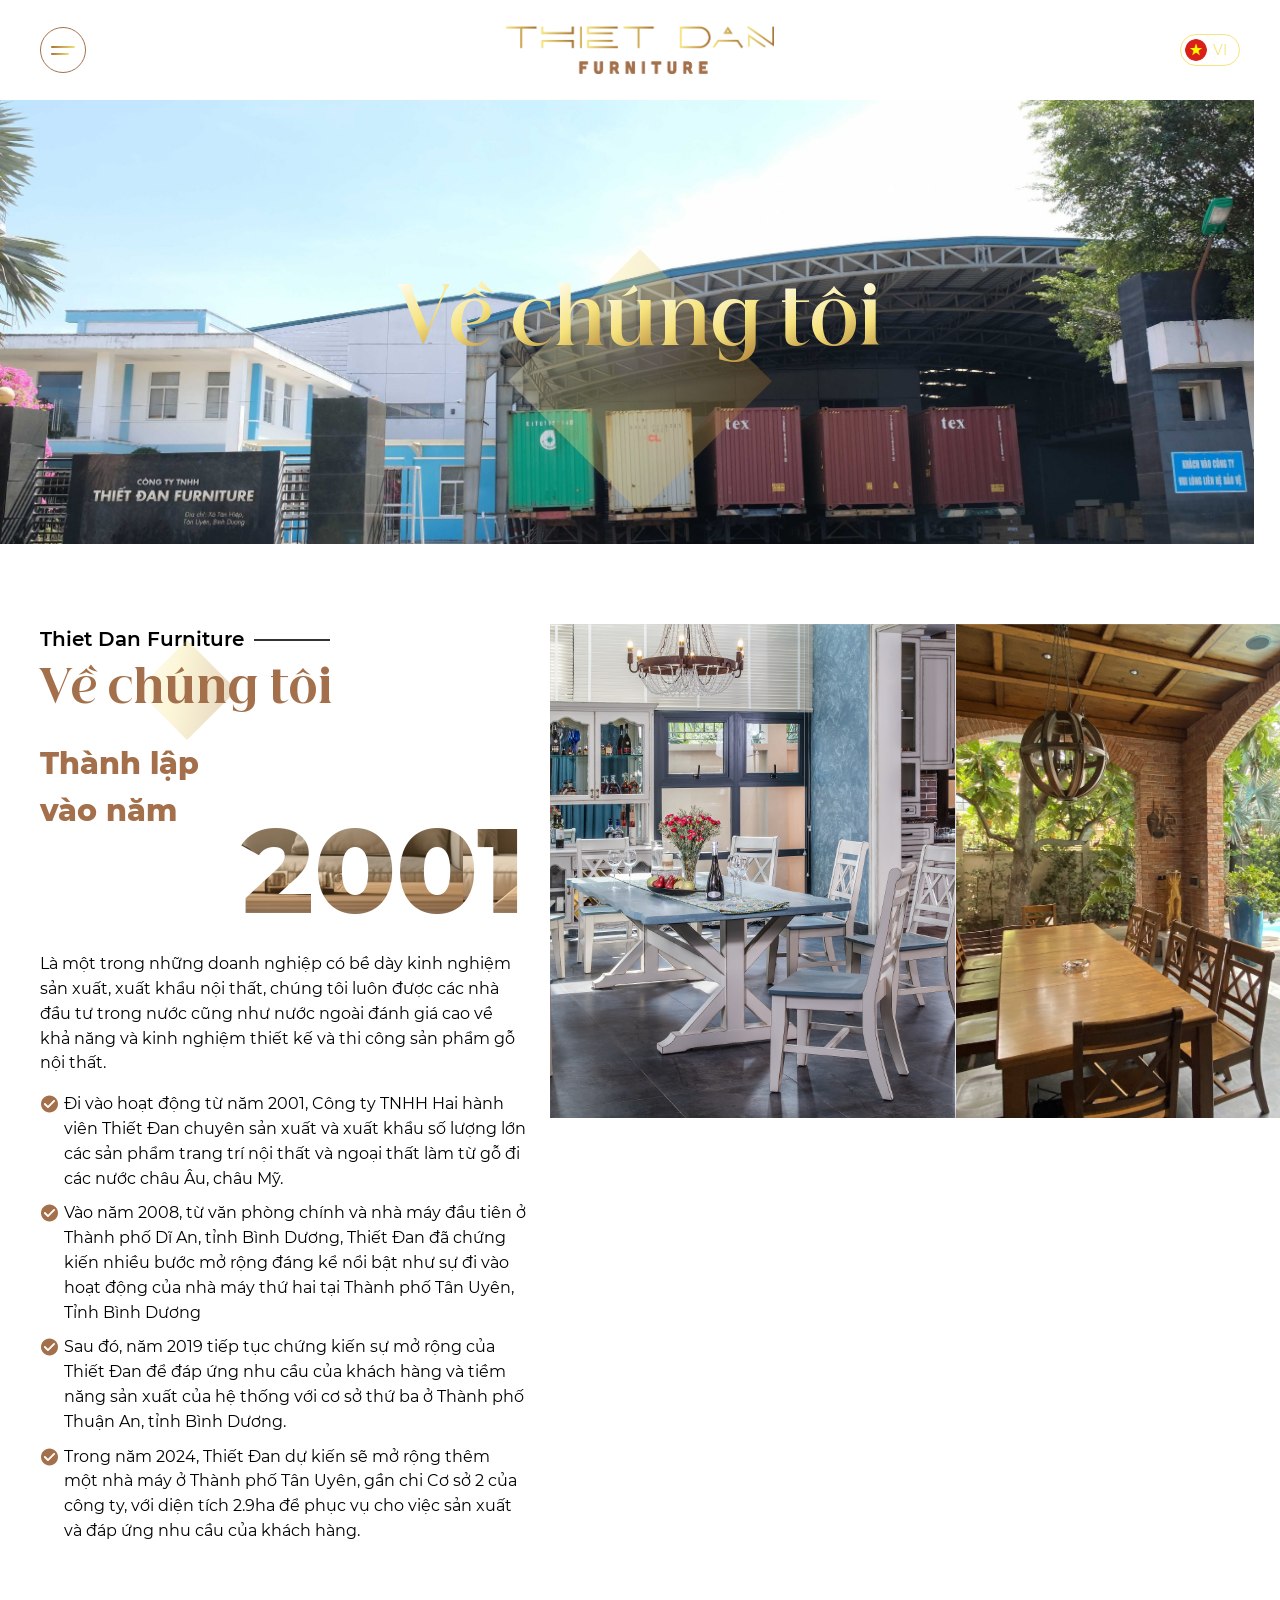
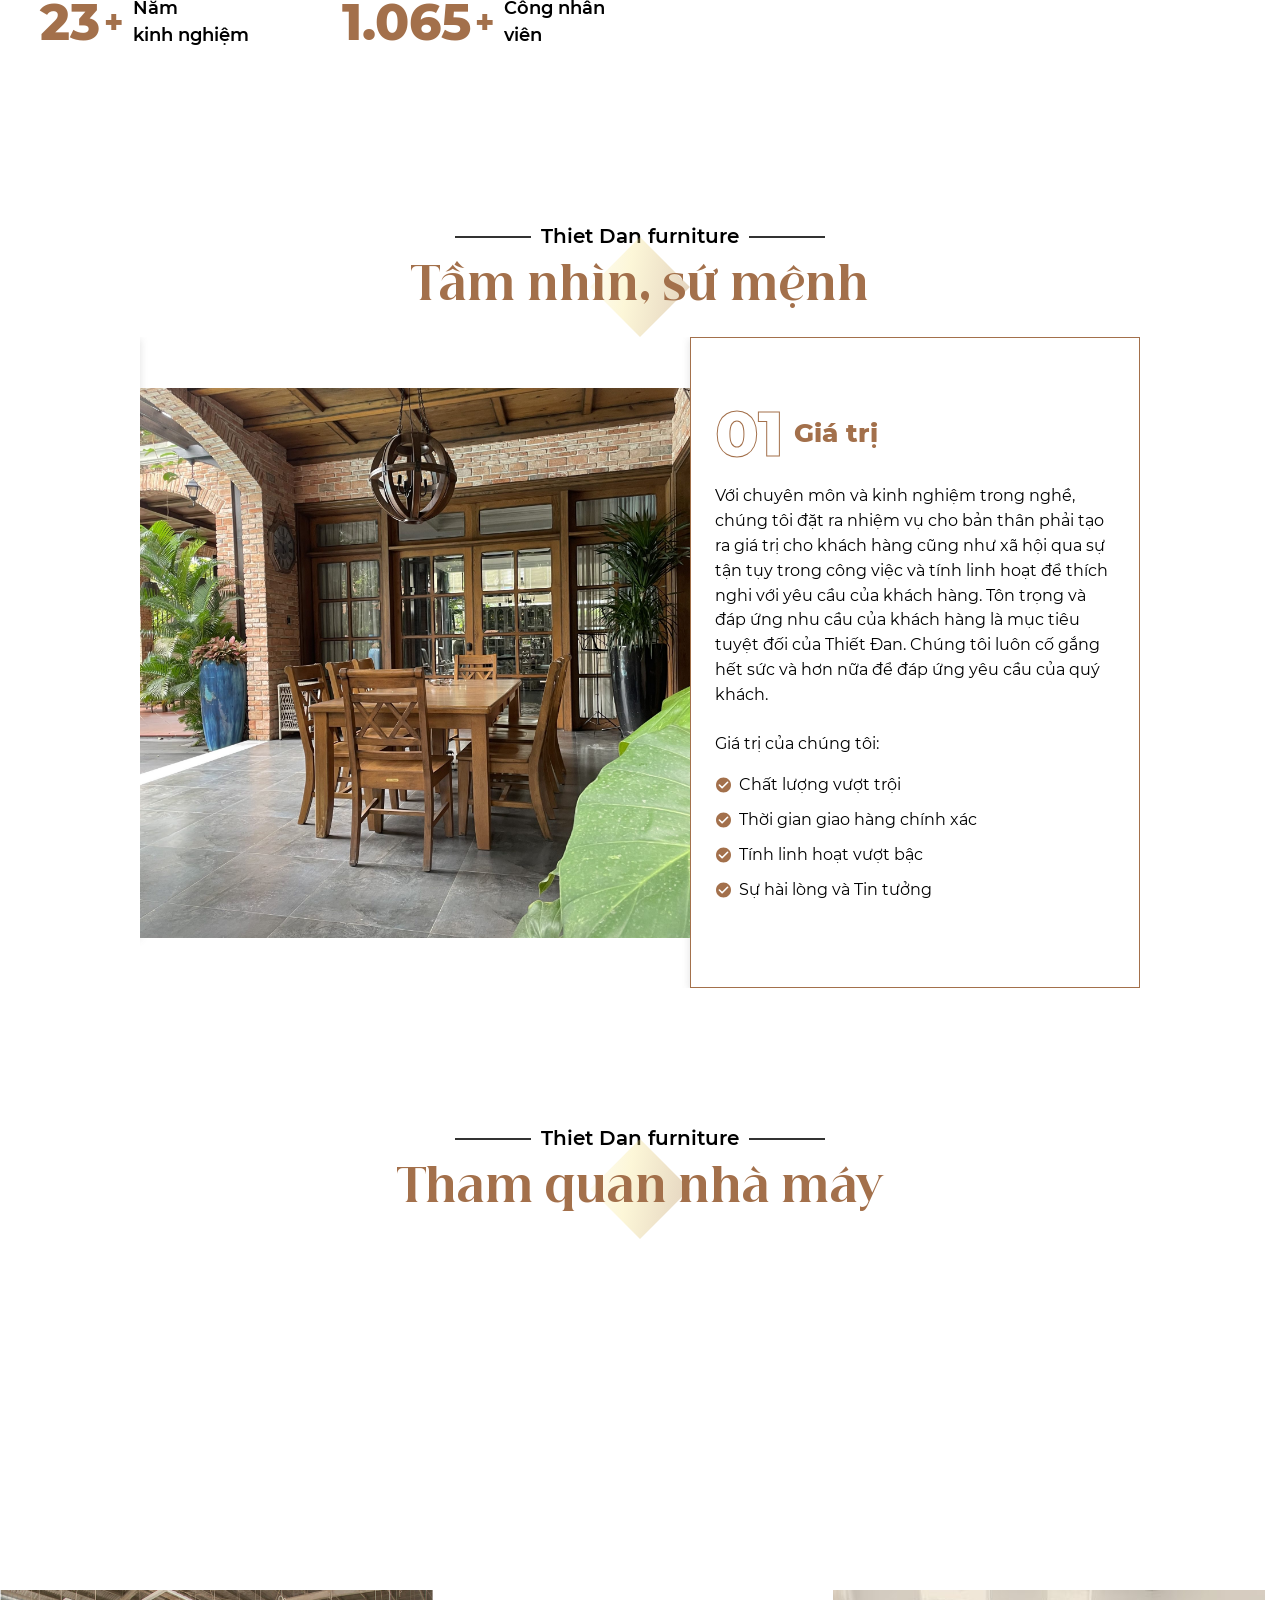
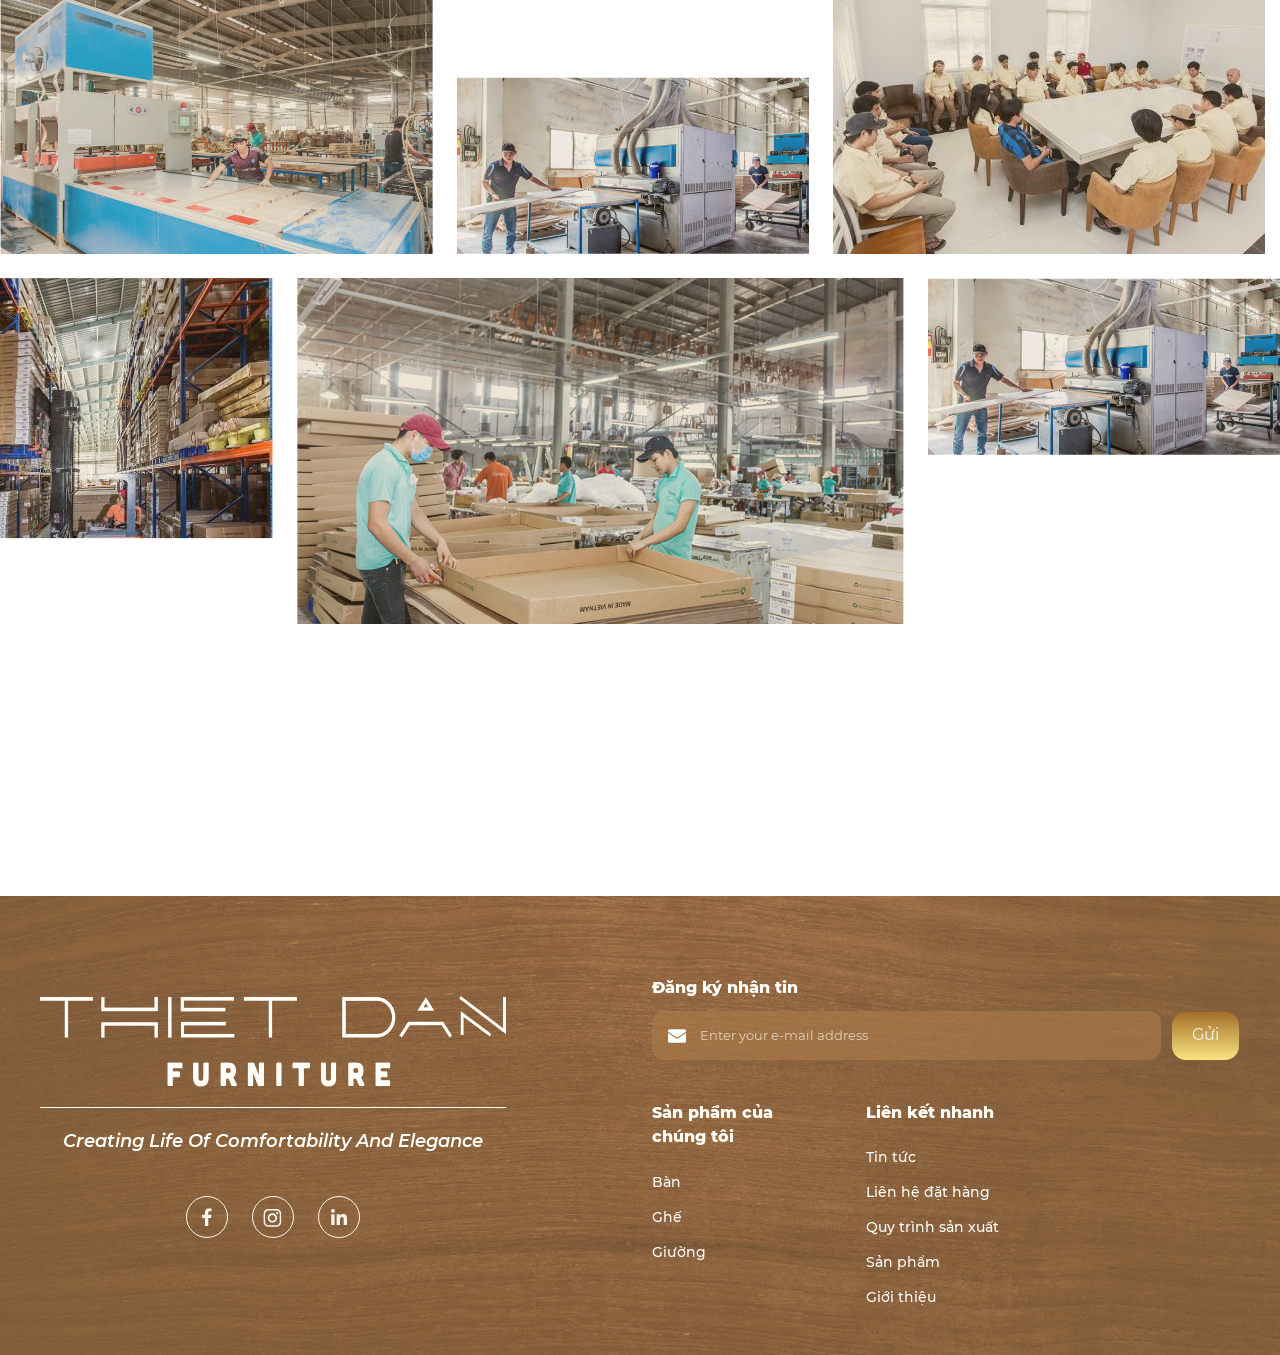
<file: about.html>
<!DOCTYPE html>
<html dir='ltr' lang='vi'>

<head>
  <meta charset='utf-8'>
  <meta http-equiv='X-UA-Compatible' content='IE=edge'>
  <meta name='viewport' content='width=device-width, initial-scale=1, shrink-to-fit=no'>
  <title>Giới thiệu - Thiet Dan Furniture</title>

  <link rel='apple-touch-icon' sizes='180x180' href='/images/favicons/apple-touch-icon.png'>
  <link rel='icon' type='image/png' sizes='32x32' href='/images/favicons/favicon-32x32.png'>
  <link rel='icon' type='image/png' sizes='16x16' href='/images/favicons/favicon-16x16.png'>
  <link rel='manifest' href='/images/favicons/site.webmanifest'>
  <link rel='mask-icon' href='/images/favicons/safari-pinned-tab.svg' color='#5bbad5'>
  <link rel='shortcut icon' href='/images/favicons/favicon.ico'>
  <meta name='msapplication-TileColor' content='#da532c'>
  <meta name='msapplication-config' content='/images/favicons/browserconfig.xml'>
  <meta name='theme-color' content='#ffffff'>

  <link rel='canonical' href='http://'>
  <meta name='title' content='Frontend Seed 5 - Title'>
  <meta name='referrer' content='unsafe-url'>
  <meta name='description' content='Frontend Seed 5 - Description'>

  <meta property='fb:app_id' content='your_app_id'>
  <meta property='og:locale' content='en_US' />
  <meta property='og:type' content='article' />
  <meta property='og:title' content=''>
  <meta property='og:description' content=''>
  <meta property='og:url' content=''>
  <meta property='og:site_name' content=''>
  <meta property='article:publisher' content=''>
  <meta property='article:section' content='Article'>
  <meta property='article:published_time' content=''>
  <meta property='article:modified_time' content=''>
  <meta property='og:updated_time' content=''>
  <meta property='og:image' content=''>

  <meta name='twitter:card' content='summary'>
  <meta name='twitter:description' content=''>
  <meta name='twitter:title' content=''>
  <meta name='twitter:site' content=''>
  <meta name='twitter:image' content=''>
  <meta name='twitter:creator' content=''>
  <!-- App CSS -->
  <style>
    :root {
      --theme-color: #007bff;
      --bg-color: #ffffff;
    }

    html {
      box-sizing: border-box;
    }

    *,
    *::before,
    *::after {
      box-sizing: inherit;
    }

    .app-loading {
      background: var(--bg-color);
      position: absolute;
      top: 0;
      left: 0;
      right: 0;
      z-index: 9999;
      height: 100vh;
      display: flex;
      justify-content: center;
      align-items: center;
    }

    @keyframes bouncing-loader {
      to {
        opacity: 0.1;
        transform: translate3d(0, -1rem, 0);
      }
    }

    .app-loading .bouncing-loader {
      display: flex;
      justify-content: center;
    }

    .app-loading .bouncing-loader>div {
      width: 1rem;
      height: 1rem;
      margin: 3rem 0.2rem;
      background: var(--theme-color);
      border-radius: 50%;
      animation: bouncing-loader 0.6s infinite alternate;
    }

    .app-loading .bouncing-loader>div:nth-child(2) {
      animation-delay: 0.2s;
    }

    .app-loading .bouncing-loader>div:nth-child(3) {
      animation-delay: 0.4s;
    }
  </style>

  <!-- Script WP -->
  <script type="text/javascript" src="js/jquery/jquery.min.js" id="jquery-core-js"></script>
  <script type="text/javascript" src="js/jquery/jquery-migrate.min.js" id="jquery-migrate-js"></script>
  <!-- Script WP end -->

  <!--<link rel='preload' href='dist/app.min.css' as='style' onload="this.onload=null;this.rel='stylesheet'">
  <noscript>
    <link rel="stylesheet" href="dist/app.min.css">
  </noscript>-->
  <link rel='stylesheet' href='css/style.css'>
  <!-- <link rel='stylesheet' href='customs/style.css'> -->
  <link rel='stylesheet' href='css/style-rm.css'>
  <link rel='stylesheet' href='css/backdoor.css'>
</head>

<body>
  <div class='app-loading'>
    <div class='bouncing-loader'>
      <div></div>
      <div></div>
      <div></div>
    </div>
  </div>
  <div class='wrapper' id='site_wrapper'>

    <header class="hd">
      <div class="container">
        <div class="hd-wr">
          <div class="hd-burger" id="hamburger">
            <div class="burger">
              <div class="hamburger">
                <span class="line"></span>
                <span class="line"></span>
              </div>
            </div>
          </div>
          <div class="custom-logo-link">
            <a href="index.html" class="header-icon" rel="home" itemprop="url">
              <div class="icon"><img width="1145" height="205" src="images/uploads/2023/08/Logo-1.png"
                  class="header-logo-image" alt="" decoding="async" /></div>
            </a>
          </div>
          <div class="lg">
            <div class="lang">

              <div class="lg-head">

                <img src="images/uploads/flags/758158.svg" alt="">

                <span class="text">
                  VI </span>

                <!-- <i class="fa-solid fa-caret-down"></i> -->

              </div>
              <ul class="lg-list">
                <a href="index.html" class="lg-head en">
                  <!-- <span class="icon"> -->
                  <img src="images/uploads/flags/Britain-64.svg" alt="">
                  <!-- </span> -->
                  <span class="text">
                    EN </span>
                </a>
              </ul>
            </div>
          </div>
          <!--  -->
        </div>
      </div>
      <div class="mobile-overlay"></div>
      <div class="mobile">
        <div class="mobile-con">
          <div class="mobile-wr">
            <div class="mobile-nav">
              <div class="menu-nav">
                <ul id="menu-main-menu-vietnamese" class="menu-list">
                  <li
                    class='menu-item menu-item menu-item-type-post_type menu-item-object-page menu-item-home current-menu-item page_item page-item-527 current_page_item'>
                    <a class="menu-link" href="index.html">Trang chủ</a>
                  </li>
                  <li class='menu-item menu-item menu-item-type-post_type menu-item-object-page'><a class="menu-link"
                      href="about.html">Giới
                      thiệu</a></li>
                  <li class='menu-item menu-item menu-item-type-post_type menu-item-object-page'><a class="menu-link"
                      href="product.html">Sản phẩm</a>
                  </li>
                  <li class='menu-item menu-item menu-item-type-post_type menu-item-object-page'><a class="menu-link"
                      href="procedure.html">Quy trình sản
                      xuất</a></li>
                  <li class='menu-item menu-item menu-item-type-post_type menu-item-object-page'><a class="menu-link"
                      href="news.html">Tin tức</a>
                  </li>
                  <li class='menu-item menu-item menu-item-type-post_type menu-item-object-page'><a class="menu-link"
                      href="contact.html">Liên hệ đặt
                      hàng</a></li>
                </ul>
              </div>
            </div>
          </div>
          <div class="mobile-td">
            <img src="assets/img/mb-td.png" alt="">
          </div>
        </div>
      </div>
    </header>
    <main class="main have-pd">
      <section class="sec-banner-about">
        <div class="banner-about">
          <div class="banner-about-img">
            <img width="2560" height="1707"
              src="images/uploads/2024/01/imgonline-com-ua-CompressToSize-ZpMmGRma7sZs7O-scaled.jpg"
              class="attachment-full size-full" alt="" decoding="async" />
          </div>
          <div class="container">
            <div class="banner-about-content  hbn-content">
              <h1 class="hbn-title txt-animated" data-spl="">
                Về chúng tôi </h1>
            </div>
          </div>
        </div>
      </section>
      <section class="sec-hab">
        <div class="hab ss-pd">
          <div class="container">
            <div class="hab-side row">
              <div class="hab-left col col-5">
                <div class="re-head">
                  <p class="t-title-sub line scroll-item">
                    Thiet Dan Furniture </p>
                  <h2 class="t-title decor txt-animated ani-opa" data-spl style="--delay: 0.1s">
                    Về chúng tôi </h2>
                </div>
                <div class="hab-year">
                  <p class="hab-year-title">
                    Thành lập <br />
                    vào năm </p>
                  <p class="hab-year-number">
                    2001 </p>
                </div>
                <div class="hab-des">
                  Là một trong những doanh nghiệp có bề dày kinh nghiệm sản xuất, xuất khẩu nội thất,
                  chúng tôi luôn được các nhà đầu tư trong nước cũng như nước ngoài đánh giá cao về khả
                  năng và kinh nghiệm thiết kế và thi công sản phẩm gỗ nội thất. </div>
                <div class="hab-content">
                  <ul>
                    <li>
                      Đi vào hoạt động từ năm 2001, Công ty TNHH Hai hành viên Thiết Đan chuyên sản
                      xuất và xuất khẩu số lượng lớn các sản phẩm trang trí nội thất và ngoại thất làm
                      từ gỗ đi các nước châu Âu, châu Mỹ. </li>
                    <li>
                      Vào năm 2008, từ văn phòng chính và nhà máy đầu tiên ở Thành phố Dĩ An, tỉnh
                      Bình Dương, Thiết Đan đã chứng kiến nhiều bước mở rộng đáng kể nổi bật như sự đi
                      vào hoạt động của nhà máy thứ hai tại Thành phố Tân Uyên, Tỉnh Bình Dương </li>
                    <li>
                      Sau đó, năm 2019 tiếp tục chứng kiến sự mở rộng của Thiết Đan để đáp ứng nhu cầu
                      của khách hàng và tiềm năng sản xuất của hệ thống với cơ sở thứ ba ở Thành phố
                      Thuận An, tỉnh Bình Dương. </li>
                    <li>
                      Trong năm 2024, Thiết Đan dự kiến sẽ mở rộng thêm một nhà máy ở Thành phố Tân
                      Uyên, gần chi Cơ sở 2 của công ty, với diện tích 2.9ha để phục vụ cho việc sản
                      xuất và đáp ứng nhu cầu của khách hàng. </li>
                  </ul>
                </div>
              </div>
              <div class="hab-right col col-7">
                <div class="hab-right-inner">
                  <div class="hab-slider">
                    <div class="swiper">
                      <div class="swiper-wrapper">
                        <div class="swiper-slide">
                          <div class="hab-img">
                            <img width="2172" height="1448" src="images/uploads/2023/09/IMG_0010.jpg"
                              class="attachment-full size-full" alt="" decoding="async" />
                          </div>
                        </div>
                        <div class="swiper-slide">
                          <div class="hab-img">
                            <img width="1920" height="2560" src="images/uploads/2023/11/IMG_5725-scaled.jpg"
                              class="attachment-full size-full" alt="" decoding="async" loading="lazy" />
                          </div>
                        </div>
                        <div class="swiper-slide">
                          <div class="hab-img">
                            <img width="4698" height="4528" src="images/uploads/2024/01/01_Dining-Room-1.png"
                              class="attachment-full size-full" alt="" decoding="async" loading="lazy" />
                          </div>
                        </div>
                        <div class="swiper-slide">
                          <div class="hab-img">
                            <img width="2172" height="1448" src="images/uploads/2023/09/IMG_9981.jpg"
                              class="attachment-full size-full" alt="" decoding="async" loading="lazy" />
                          </div>
                        </div>
                        <div class="swiper-slide">
                          <div class="hab-img">
                            <img width="1920" height="2560" src="images/uploads/2024/09/IMG_1194-scaled.jpg"
                              class="attachment-full size-full" alt="" decoding="async" loading="lazy" />
                          </div>
                        </div>
                        <div class="swiper-slide">
                          <div class="hab-img">
                            <img width="1600" height="1066" src="images/uploads/2023/09/c-6-rev1-màu-rêu.jpg"
                              class="attachment-full size-full" alt="" decoding="async" loading="lazy" />
                          </div>
                        </div>
                        <div class="swiper-slide">
                          <div class="hab-img">
                            <img width="2560" height="1920" src="images/uploads/2024/01/IMG_0085-scaled.jpg"
                              class="attachment-full size-full" alt="" decoding="async" loading="lazy" />
                          </div>
                        </div>
                        <div class="swiper-slide">
                          <div class="hab-img">
                            <img width="1600" height="1066" src="images/uploads/2023/09/c-10.jpg"
                              class="attachment-full size-full" alt="" decoding="async" loading="lazy" />
                          </div>
                        </div>
                        <div class="swiper-slide">
                          <div class="hab-img">
                            <img width="1400" height="1000" src="images/uploads/2023/09/phong-lam-viec_canh-1_rev2.jpg"
                              class="attachment-full size-full" alt="" decoding="async" loading="lazy" />
                          </div>
                        </div>
                        <div class="swiper-slide">
                          <div class="hab-img">
                            <img width="6000" height="4000" src="images/uploads/2024/01/02_Bedroom.png"
                              class="attachment-full size-full" alt="" decoding="async" loading="lazy" />
                          </div>
                        </div>
                        <div class="swiper-slide">
                          <div class="hab-img">
                            <img width="1920" height="2560" src="images/uploads/2023/11/IMG_8612-scaled.jpg"
                              class="attachment-full size-full" alt="" decoding="async" loading="lazy" />
                          </div>
                        </div>
                        <div class="swiper-slide">
                          <div class="hab-img">
                            <img width="1920" height="2560" src="images/uploads/2024/01/IMG_0318-1-scaled.jpg"
                              class="attachment-full size-full" alt="" decoding="async" loading="lazy" />
                          </div>
                        </div>
                        <div class="swiper-slide">
                          <div class="hab-img">
                            <img width="2560" height="1920" src="images/uploads/2023/11/IMG_3873-scaled.jpg"
                              class="attachment-full size-full" alt="" decoding="async" loading="lazy" />
                          </div>
                        </div>
                        <div class="swiper-slide">
                          <div class="hab-img">
                            <img width="6000" height="4000" src="images/uploads/2024/01/03_Bedroom-1.png"
                              class="attachment-full size-full" alt="" decoding="async" loading="lazy" />
                          </div>
                        </div>
                      </div>
                    </div>
                  </div>
                </div>
              </div>
            </div>
            <div class="hab-as">
              <div class="hab-as-list row">
                <div class="hab-as-item col col-3">
                  <p class="hab-as-number">
                    <span class="number countNum">
                      23 </span> +
                  </p>
                  <p class="des">
                    Năm <br />
                    kinh nghiệm </p>
                </div>
                <div class="hab-as-item col col-3">
                  <p class="hab-as-number">
                    <span class="number countNum">
                      1300 </span> +
                  </p>
                  <p class="des">
                    Công nhân viên </p>
                </div>
              </div>
            </div>
          </div>
        </div>
      </section>
      <section class="sec-vms">
        <div class="vms ss-pd">
          <div class="container">
            <div class="head t-center">
              <p class="t-title-sub line line-double scroll-item">
                Thiet Dan furniture </p>
              <h2 class="t-title decor txt-animated ani-opa" data-spl style="--delay: 0.1s">
                Tầm nhìn, sứ mệnh </h2>
            </div>
            <div class="vms-slider">
              <div class="swiper">
                <div class="swiper-wrapper">
                  <div class="swiper-slide">
                    <div class="philo-row row">
                      <div class="philo-col col">
                        <div class="philo-img">
                          <img width="1920" height="2560" src="images/uploads/2023/11/IMG_9318-scaled.jpg"
                            class="attachment-full size-full" alt="" decoding="async" loading="lazy" />
                        </div>
                      </div>
                      <div class="philo-col col">
                        <div class="philo-content">
                          <div class="philo-head">
                            <p class="number">
                              01 </p>
                            <p class="title">
                              Giá trị </p>
                          </div>
                          <p class="des">
                            Với chuyên môn và kinh nghiệm trong nghề, chúng tôi đặt ra nhiệm vụ
                            cho bản thân phải tạo ra giá trị cho khách hàng cũng như xã hội qua
                            sự tận tụy trong công việc và tính linh hoạt để thích nghi với yêu
                            cầu của khách hàng. Tôn trọng và đáp ứng nhu cầu của khách hàng là
                            mục tiêu tuyệt đối của Thiết Đan. Chúng tôi luôn cố gắng hết sức và
                            hơn nữa để đáp ứng yêu cầu của quý khách.<br />
                            <br />
                            Giá trị của chúng tôi:
                          </p>
                          <div class="philo-content-inner">
                            <ul>
                              <li>
                                Chất lượng vượt trội </li>
                              <li>
                                Thời gian giao hàng chính xác </li>
                              <li>
                                Tính linh hoạt vượt bậc </li>
                              <li>
                                Sự hài lòng và Tin tưởng </li>
                            </ul>
                          </div>
                        </div>
                      </div>
                    </div>
                  </div>
                  <div class="swiper-slide">
                    <div class="philo-row row">
                      <div class="philo-col col">
                        <div class="philo-img">
                          <img width="2560" height="1920" src="images/uploads/2024/01/IMG_0085-1-scaled.jpg"
                            class="attachment-full size-full" alt="" decoding="async" loading="lazy" />
                        </div>
                      </div>
                      <div class="philo-col col">
                        <div class="philo-content">
                          <div class="philo-head">
                            <p class="number">
                              02 </p>
                            <p class="title">
                              Tầm nhìn </p>
                          </div>
                          <p class="des">
                            Sứ mệnh của chúng tôi là tạo ra Giá trị và Sự hài lòng cho khách
                            hàng qua Độ tin cậy và Tính linh hoạt trong công việc. Sự tôn trọng
                            cho khách hàng cũng như nhu cầu của khách hàng là tuyệt đối và công
                            ty luôn cố gắng hết sức để đáp ứng những yêu cầu được đặt ra. </p>
                        </div>
                      </div>
                    </div>
                  </div>
                  <div class="swiper-slide">
                    <div class="philo-row row">
                      <div class="philo-col col">
                        <div class="philo-img">
                          <img width="2560" height="1920" src="images/uploads/2023/09/IMG_7471-1-scaled.jpg"
                            class="attachment-full size-full" alt="" decoding="async" loading="lazy" />
                        </div>
                      </div>
                      <div class="philo-col col">
                        <div class="philo-content">
                          <div class="philo-head">
                            <p class="number">
                              03 </p>
                            <p class="title">
                              Năng lực sản xuất </p>
                          </div>
                          <p class="des">
                            Với sự nhiệt huyết trong công việc và khát khao làm hài lòng khách
                            hàng, chúng tôi đã xây dựng uy tín và độ tin cậy cho nhưng khách
                            hàng lâu năm từ khả năng bảo đảm tiến độ và chất lượng cho những đơn
                            hàng khó hoặc sự thay đổi trong yêu cầu của khách hàng.<br />
                            <br />
                            Thêm vào đó, với bề dày kinh nghiệm trong ngành sản xuất và đam mê
                            cùng với tính kỷ luật cao của đội ngũ lãnh đạo cũng như công nhân
                            viên của tổ chức, Thiết Đan được biết đến cho năng lực sản xuất vượt
                            trội trong khi luôn đảm bảo chất lượng sản phẩm ưu việt.
                          </p>
                        </div>
                      </div>
                    </div>
                  </div>
                </div>
              </div>
            </div>
          </div>
        </div>
      </section>
      <section class="sec-media">
        <div class="media ss-pd">
          <div class="head t-center">
            <p class="t-title-sub line line-double scroll-item">
              Thiet Dan furniture </p>
            <h2 class="t-title decor txt-animated ani-opa" data-spl style="--delay: 0.1s">
              Tham quan nhà máy </h2>
          </div>
          <div class="media-slider-one">
            <div class="swiper">
              <div class="swiper-wrapper">
                <div class="swiper-slide">
                  <div class="media-img">
                    <img width="433" height="264" src="images/uploads/2023/08/media-img-1.jpg"
                      class="attachment-full size-full" alt="" decoding="async" loading="lazy" />
                  </div>
                </div>
                <div class="swiper-slide">
                  <div class="media-img">
                    <img width="352" height="177" src="images/uploads/2023/08/media-img-2.jpg"
                      class="attachment-full size-full" alt="" decoding="async" loading="lazy" />
                  </div>
                </div>
                <div class="swiper-slide">
                  <div class="media-img">
                    <img width="432" height="264" src="images/uploads/2023/08/media-img-4-e1705901819250.jpg"
                      class="attachment-full size-full" alt="" decoding="async" loading="lazy" />
                  </div>
                </div>
                <div class="swiper-slide">
                  <div class="media-img">
                    <img width="433" height="260" src="images/uploads/2023/08/media-img-5.jpg"
                      class="attachment-full size-full" alt="" decoding="async" loading="lazy" />
                  </div>
                </div>
                <div class="swiper-slide">
                  <div class="media-img">
                    <img width="607" height="346" src="images/uploads/2023/08/media-img-6.jpg"
                      class="attachment-full size-full" alt="" decoding="async" loading="lazy" />
                  </div>
                </div>
                <div class="swiper-slide">
                  <div class="media-img">
                    <img width="353" height="176" src="images/uploads/2023/08/media-img-7.jpg"
                      class="attachment-full size-full" alt="" decoding="async" loading="lazy" />
                  </div>
                </div>
                <div class="swiper-slide">
                  <div class="media-img">
                    <img width="433" height="261" src="images/uploads/2023/08/media-img-8-e1705901794253.jpg"
                      class="attachment-full size-full" alt="" decoding="async" loading="lazy" />
                  </div>
                </div>
                <div class="swiper-slide">
                  <div class="media-img">
                    <img width="612" height="350" src="images/uploads/2023/08/media-img-13.jpg"
                      class="attachment-full size-full" alt="" decoding="async" loading="lazy" />
                  </div>
                </div>
                <div class="swiper-slide">
                  <div class="media-img">
                    <img width="413" height="550" src="images/uploads/2024/01/IMG_0318-scaled-e1705902205304.jpg"
                      class="attachment-full size-full" alt="" decoding="async" loading="lazy" />
                  </div>
                </div>
                <div class="swiper-slide">
                  <div class="media-img">
                    <img width="443" height="590" src="images/uploads/2024/01/IMG_0097-scaled-e1705902168508.jpg"
                      class="attachment-full size-full" alt="" decoding="async" loading="lazy" />
                  </div>
                </div>
                <div class="swiper-slide">
                  <div class="media-img">
                    <img width="600" height="450" src="images/uploads/2024/01/IMG_0297-scaled-e1705902181508.jpg"
                      class="attachment-full size-full" alt="" decoding="async" loading="lazy" />
                  </div>
                </div>
                <div class="swiper-slide">
                  <div class="media-img">
                    <img width="600" height="450" src="images/uploads/2024/01/IMG_0074-scaled-e1705902224924.jpg"
                      class="attachment-full size-full" alt="" decoding="async" loading="lazy" />
                  </div>
                </div>
              </div>
            </div>
          </div>
          <div class="media-slider-two">
            <div class="swiper" dir="rtl">
              <div class="swiper-wrapper">
                <div class="swiper-slide">
                  <div class="media-img">
                    <img width="352" height="177" src="images/uploads/2023/08/media-img-2.jpg"
                      class="attachment-full size-full" alt="" decoding="async" loading="lazy" />
                  </div>
                </div>
                <div class="swiper-slide">
                  <div class="media-img">
                    <img width="607" height="346" src="images/uploads/2023/08/media-img-6.jpg"
                      class="attachment-full size-full" alt="" decoding="async" loading="lazy" />
                  </div>
                </div>
                <div class="swiper-slide">
                  <div class="media-img">
                    <img width="433" height="261" src="images/uploads/2023/08/media-img-8-e1705901794253.jpg"
                      class="attachment-full size-full" alt="" decoding="async" loading="lazy" />
                  </div>
                </div>
                <div class="swiper-slide">
                  <div class="media-img">
                    <img width="612" height="350" src="images/uploads/2023/08/media-img-13.jpg"
                      class="attachment-full size-full" alt="" decoding="async" loading="lazy" />
                  </div>
                </div>
                <div class="swiper-slide">
                  <div class="media-img">
                    <img width="612" height="459" src="images/uploads/2023/09/IMG_7238-scaled-e1694575385828.jpg"
                      class="attachment-full size-full" alt="" decoding="async" loading="lazy" />
                  </div>
                </div>
                <div class="swiper-slide">
                  <div class="media-img">
                    <img width="612" height="459" src="images/uploads/2023/09/IMG_7471-scaled-e1694575431468.jpg"
                      class="attachment-full size-full" alt="" decoding="async" loading="lazy" />
                  </div>
                </div>
                <div class="swiper-slide">
                  <div class="media-img">
                    <img width="612" height="459" src="images/uploads/2023/09/IMG_7723-scaled-e1694575451194.jpg"
                      class="attachment-full size-full" alt="" decoding="async" loading="lazy" />
                  </div>
                </div>
                <div class="swiper-slide">
                  <div class="media-img">
                    <img width="612" height="459" src="images/uploads/2023/09/IMG_7195_2-scaled-e1694575475720.jpg"
                      class="attachment-full size-full" alt="" decoding="async" loading="lazy" />
                  </div>
                </div>
                <div class="swiper-slide">
                  <div class="media-img">
                    <img width="590" height="336" src="images/uploads/2023/09/IMG_3713_2-scaled-e1694575579403.jpg"
                      class="attachment-full size-full" alt="" decoding="async" loading="lazy" />
                  </div>
                </div>
                <div class="swiper-slide">
                  <div class="media-img">
                    <img width="590" height="437" src="images/uploads/2023/09/IMG_6953_3-scaled-e1694575610401.jpg"
                      class="attachment-full size-full" alt="" decoding="async" loading="lazy" />
                  </div>
                </div>
                <div class="swiper-slide">
                  <div class="media-img">
                    <img width="600" height="450" src="images/uploads/2024/01/IMG_0314-scaled-e1705902249998.jpg"
                      class="attachment-full size-full" alt="" decoding="async" loading="lazy" />
                  </div>
                </div>
                <div class="swiper-slide">
                  <div class="media-img">
                    <img width="600" height="450" src="images/uploads/2024/01/IMG_0297-scaled-e1705902181508.jpg"
                      class="attachment-full size-full" alt="" decoding="async" loading="lazy" />
                  </div>
                </div>
                <div class="swiper-slide">
                  <div class="media-img">
                    <img width="398" height="530" src="images/uploads/2024/01/IMG_0282-scaled-e1705902346180.jpg"
                      class="attachment-full size-full" alt="" decoding="async" loading="lazy" />
                  </div>
                </div>
              </div>
            </div>
          </div>
        </div>
      </section>
    </main>
    <footer class="footer">
      <div class="footer-bg">
        <img src="assets/images/footer-bg.png" alt="" />
      </div>
      <div class="container">
        <div class="footer-wrapper">
          <div class="footer-top row">
            <div class="footer-left col">
              <div class="footer-logo">
                <img src="images/uploads/2023/08/footer-logo.png" alt="" />
              </div>
              <div class="footer-sologan">
                <p class="footer-text">Creating Life Of Comfortability And Elegance</p>
              </div>
              <div class="footer-social">
                <ul class="social-list">
                  <li class="social-item">
                    <a href="" class="social-item-link">
                      <img src="images/uploads/2023/08/fb-svg.svg" alt="" />
                    </a>
                  </li>
                  <li class="social-item">
                    <a href="" class="social-item-link">
                      <img src="images/uploads/2023/08/instagram-2.svg" alt="" />
                    </a>
                  </li>
                  <li class="social-item">
                    <a href="" class="social-item-link">
                      <img src="images/uploads/2023/08/link-svg.svg" alt="" />
                    </a>
                  </li>
                </ul>
              </div>
            </div>
            <div class="footer-right col">
              <div class="footer-email">
                <div class="title">
                  <span class="title-text">Đăng ký nhận tin</span>
                </div>

                <div class="wpcf7 no-js" id="wpcf7-f593-o2" lang="vi" dir="ltr">
                  <div class="screen-reader-response">
                    <p role="status" aria-live="polite" aria-atomic="true"></p>
                    <ul></ul>
                  </div>
                  <form action="/vi/#wpcf7-f593-o2" method="post" class="wpcf7-form init" aria-label="Form liên hệ"
                    novalidate="novalidate" data-status="init">
                    <div style="display: none;">
                      <input type="hidden" name="_wpcf7" value="593" />
                      <input type="hidden" name="_wpcf7_version" value="5.7.5.1" />
                      <input type="hidden" name="_wpcf7_locale" value="vi" />
                      <input type="hidden" name="_wpcf7_unit_tag" value="wpcf7-f593-o2" />
                      <input type="hidden" name="_wpcf7_container_post" value="0" />
                      <input type="hidden" name="_wpcf7_posted_data_hash" value="" />
                    </div>
                    <div class="footer-input">
                      <div class="footer-input-icon">
                        <img src="assets/images/email-svg.png" alt="" />

                      </div>
                      <input class="wpcf7-form-control has-spinner wpcf7-submit input-hiden" id="submit_ft"
                        type="submit" value="Gửi đi" />
                      <span class="wpcf7-form-control-wrap" data-name="email-name"><input size="40"
                          class="wpcf7-form-control wpcf7-text wpcf7-email wpcf7-validates-as-required wpcf7-validates-as-email"
                          aria-required="true" aria-invalid="false" placeholder="Enter your e-mail address" value=""
                          type="email" name="email-name" /></span>
                      <span id="wpcf7-67d5221d8f018-wrapper" class="wpcf7-form-control-wrap Email-wrap"
                        style="display:none !important; visibility:hidden !important;"><label
                          for="wpcf7-67d5221d8f018-field" class="hp-message">Please leave this
                          field empty.</label><input id="wpcf7-67d5221d8f018-field"
                          class="wpcf7-form-control wpcf7-text" type="text" name="Email" value="" size="40"
                          tabindex="-1" autocomplete="new-password" /></span>
                    </div>
                    <div class="btn-second btrn-style">
                      <div id="form_ft" class="btn-wrapper">
                        <span class="btn-text">Gửi</span>
                      </div>
                    </div>
                    <div class="wpcf7-response-output" aria-hidden="true"></div>
                  </form>
                </div>
              </div>
              <div class="footer-link row">
                <div class="footer-item col">
                  <div class="title">
                    <span class="title-text">Sản phẩm của chúng tôi</span>
                  </div>
                  <div class="footer-list">
                    <ul id="menu-footer-col-1-vietnamese" class="footer-nav-list">
                      <li class='footer-nav-link menu-item menu-item-type-taxonomy menu-item-object-category_products'>
                        <a class="" href="product.html">Bàn</a>
                      </li>
                      <li class='footer-nav-link menu-item menu-item-type-taxonomy menu-item-object-category_products'>
                        <a class="" href="product.html">Ghế</a>
                      </li>
                      <li class='footer-nav-link menu-item menu-item-type-taxonomy menu-item-object-category_products'>
                        <a class="" href="product.html">Giường</a>
                      </li>
                    </ul>
                  </div>
                </div>
                <div class="footer-item col">
                  <div class="title">
                    <span class="title-text">Liên kết nhanh</span>
                  </div>
                  <div class="footer-list">
                    <ul id="menu-footer-col-2-vietnamese" class="footer-nav-list">
                      <li class='footer-nav-link menu-item menu-item-type-post_type menu-item-object-page'>
                        <a class="" href="news.html">Tin tức</a>
                      </li>
                      <li class='footer-nav-link menu-item menu-item-type-post_type menu-item-object-page'>
                        <a class="" href="contact.html">Liên hệ đặt
                          hàng</a>
                      </li>
                      <li class='footer-nav-link menu-item menu-item-type-post_type menu-item-object-page'>
                        <a class="" href="procedure.html">Quy
                          trình sản xuất</a>
                      </li>
                      <li class='footer-nav-link menu-item menu-item-type-post_type menu-item-object-page'>
                        <a class="" href="product.html">Sản phẩm</a>
                      </li>
                      <li class='footer-nav-link menu-item menu-item-type-post_type menu-item-object-page'>
                        <a class="" href="about.html">Giới
                          thiệu</a>
                      </li>
                    </ul>
                  </div>
                </div>
              </div>
            </div>
          </div>
        </div>
      </div>
    </footer>
    <div class="back-to-top backToTop">
      <div class="triangle"></div>
      <div class="triangle"></div>
      <div class="triangle"></div>
    </div>
  </div>

  <!-- Optional JavaScript -->
  <script src='https://cdn.jsdelivr.net/npm/@popperjs/core@2.11.5/dist/umd/popper.min.js'
    integrity='sha384-Xe+8cL9oJa6tN/veChSP7q+mnSPaj5Bcu9mPX5F5xIGE0DVittaqT5lorf0EI7Vk'
    crossorigin='anonymous'></script>
  <script src='https://cdn.jsdelivr.net/npm/bootstrap@5.2.0/dist/js/bootstrap.min.js'
    integrity='sha384-ODmDIVzN+pFdexxHEHFBQH3/9/vQ9uori45z4JjnFsRydbmQbmL5t1tQ0culUzyK'
    crossorigin='anonymous'></script>
  <!-- Core JavaScript -->
  <!--<script src="dist/core.min.js"></script>-->
  <script src='third_party/modernizr.min.js'></script>
  <!-- End Core JavaScript -->

  <!-- JavaScript -->
  <!--<script src="dist/app.min.js"></script>-->
  <script src='js/common.js'></script>
  <!-- <script src='customs/script.js'></script> -->
  <!-- End JavaScript -->

  <!-- JavaScript WP -->
  <script src="js/library/jquery/jquery.js"></script>
  <script src="js/library/swiper/swiper-bundle.min.js"></script>
  <script src="js/library/aos/aos.js"></script>
  <script src="js/library/select2/select2.min.js"></script>
  <script src="js/library/gallery/lightgallery-all.min.js"></script>
  <script src="js/library/jquery/jquery-migrate.js"></script>
  <script src="js/library/isotope/isotope.pkgd.min.js"></script>
  <script src="js/library/datetime/moment.min.js"></script>
  <script src="js/library/datetime/daterangepicker.min.js"></script>
  <script src="js/library/smoothscroll/SmoothScroll.min.js"></script>
  <script src="js/library/splitting/splitting.min.js"></script>
  <script src="js/library/fancybox/fancybox.umd.js"></script>
  <script src="js/library/gsap/gsap.min.js"></script>
  <script src="js/library/gsap/ScrollTrigger.min.js"></script>
  <script src="js/main.js" type="module"></script>
  <!-- JavaScript WP end -->

</body>

</html>
</file>
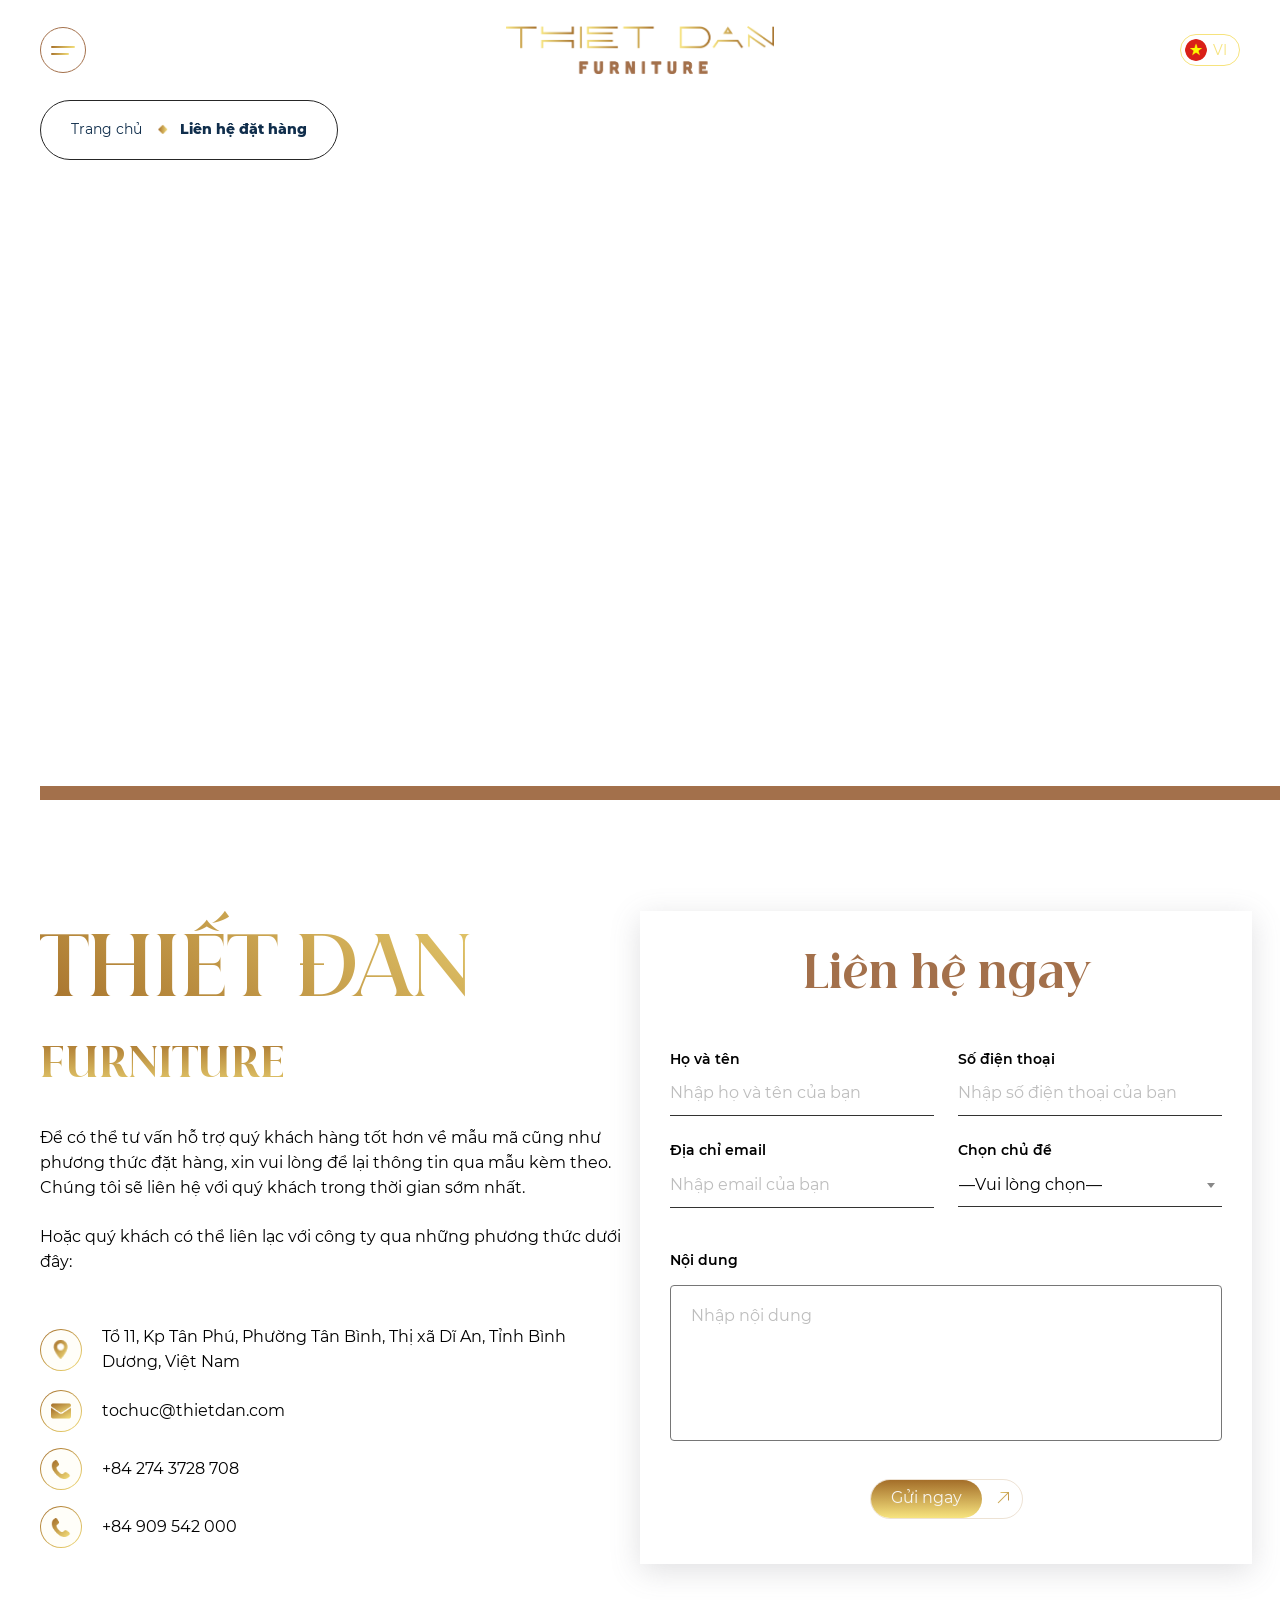
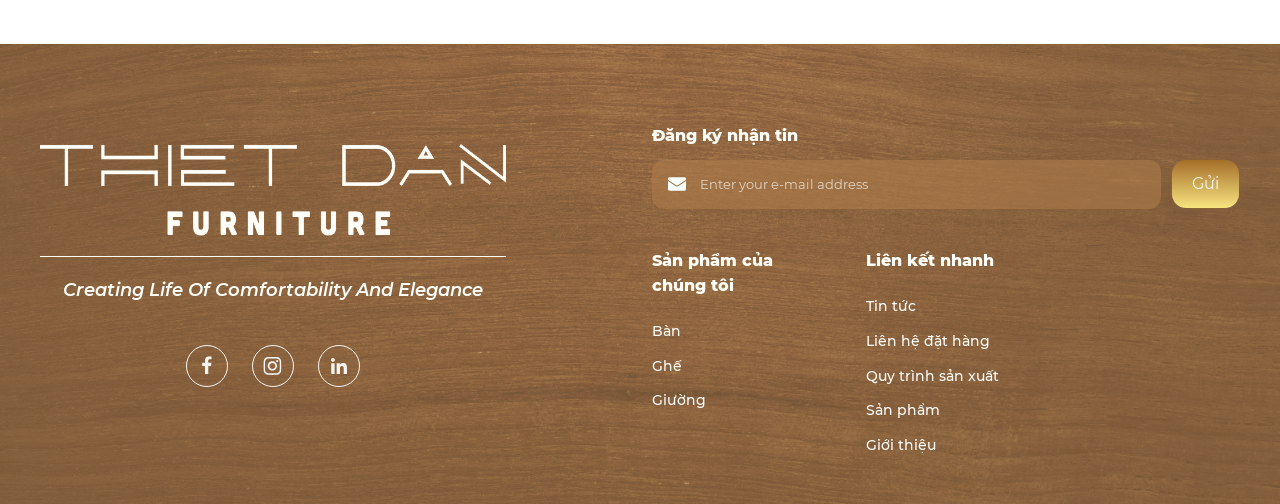
<file: contact.html>
<!doctype html>
<html dir="ltr" lang="vi">

<head>
  <meta charset="utf-8" />
  <meta http-equiv="X-UA-Compatible" content="IE=edge" />
  <meta name="viewport" content="width=device-width, initial-scale=1, shrink-to-fit=no" />
  <title>Liên hệ đặt hàng - Thiet Dan Furniture</title>

  <link rel="apple-touch-icon" sizes="180x180" href="/images/favicons/apple-touch-icon.png" />
  <link rel="icon" type="image/png" sizes="32x32" href="/images/favicons/favicon-32x32.png" />
  <link rel="icon" type="image/png" sizes="16x16" href="/images/favicons/favicon-16x16.png" />
  <link rel="manifest" href="/images/favicons/site.webmanifest" />
  <link rel="mask-icon" href="/images/favicons/safari-pinned-tab.svg" color="#5bbad5" />
  <link rel="shortcut icon" href="/images/favicons/favicon.ico" />
  <meta name="msapplication-TileColor" content="#da532c" />
  <meta name="msapplication-config" content="/images/favicons/browserconfig.xml" />
  <meta name="theme-color" content="#ffffff" />

  <link rel="canonical" href="http://" />
  <meta name="title" content="Frontend Seed 5 - Title" />
  <meta name="referrer" content="unsafe-url" />
  <meta name="description" content="Frontend Seed 5 - Description" />

  <meta property="fb:app_id" content="your_app_id" />
  <meta property="og:locale" content="en_US" />
  <meta property="og:type" content="article" />
  <meta property="og:title" content="" />
  <meta property="og:description" content="" />
  <meta property="og:url" content="" />
  <meta property="og:site_name" content="" />
  <meta property="article:publisher" content="" />
  <meta property="article:section" content="Article" />
  <meta property="article:published_time" content="" />
  <meta property="article:modified_time" content="" />
  <meta property="og:updated_time" content="" />
  <meta property="og:image" content="" />

  <meta name="twitter:card" content="summary" />
  <meta name="twitter:description" content="" />
  <meta name="twitter:title" content="" />
  <meta name="twitter:site" content="" />
  <meta name="twitter:image" content="" />
  <meta name="twitter:creator" content="" />
  <!-- App CSS -->
  <style>
    :root {
      --theme-color: #007bff;
      --bg-color: #ffffff;
    }

    html {
      box-sizing: border-box;
    }

    *,
    *::before,
    *::after {
      box-sizing: inherit;
    }

    .app-loading {
      background: var(--bg-color);
      position: absolute;
      top: 0;
      left: 0;
      right: 0;
      z-index: 9999;
      height: 100vh;
      display: flex;
      justify-content: center;
      align-items: center;
    }

    @keyframes bouncing-loader {
      to {
        opacity: 0.1;
        transform: translate3d(0, -1rem, 0);
      }
    }

    .app-loading .bouncing-loader {
      display: flex;
      justify-content: center;
    }

    .app-loading .bouncing-loader>div {
      width: 1rem;
      height: 1rem;
      margin: 3rem 0.2rem;
      background: var(--theme-color);
      border-radius: 50%;
      animation: bouncing-loader 0.6s infinite alternate;
    }

    .app-loading .bouncing-loader>div:nth-child(2) {
      animation-delay: 0.2s;
    }

    .app-loading .bouncing-loader>div:nth-child(3) {
      animation-delay: 0.4s;
    }
  </style>

  <!-- Script WP -->
  <script type="text/javascript" src="js/jquery/jquery.min.js" id="jquery-core-js"></script>
  <script type="text/javascript" src="js/jquery/jquery-migrate.min.js" id="jquery-migrate-js"></script>
  <!-- Script WP end -->

  <!--<link rel='preload' href='dist/app.min.css' as='style' onload="this.onload=null;this.rel='stylesheet'">
  <noscript>
    <link rel="stylesheet" href="dist/app.min.css">
  </noscript>-->
  <link rel="stylesheet" href="css/style.css" />
  <!-- <link rel="stylesheet" href="customs/style.css" /> -->
  <link rel="stylesheet" href="css/style-rm.css" />
  <link rel="stylesheet" href="css/backdoor.css" />
</head>

<body>
  <div class="app-loading">
    <div class="bouncing-loader">
      <div></div>
      <div></div>
      <div></div>
    </div>
  </div>
  <div class="wrapper" id="site_wrapper">
    <header class="hd">
      <div class="container">
        <div class="hd-wr">
          <div class="hd-burger" id="hamburger">
            <div class="burger">
              <div class="hamburger">
                <span class="line"></span>
                <span class="line"></span>
              </div>
            </div>
          </div>
          <div class="custom-logo-link">
            <a href="index.html" class="header-icon" rel="home" itemprop="url">
              <div class="icon">
                <img width="1145" height="205" src="images/uploads/2023/08/Logo-1.png" class="header-logo-image" alt=""
                  decoding="async" />
              </div>
            </a>
          </div>
          <div class="lg">
            <div class="lang">
              <div class="lg-head">
                <img src="images/uploads/flags/758158.svg" alt="" />

                <span class="text"> VI </span>

                <!-- <i class="fa-solid fa-caret-down"></i> -->
              </div>
              <ul class="lg-list">
                <a href="index.html" class="lg-head en">
                  <!-- <span class="icon"> -->
                  <img src="images/uploads/flags/Britain-64.svg" alt="" />
                  <!-- </span> -->
                  <span class="text"> EN </span>
                </a>
              </ul>
            </div>
          </div>
          <!--  -->
        </div>
      </div>
      <div class="mobile-overlay"></div>
      <div class="mobile">
        <div class="mobile-con">
          <div class="mobile-wr">
            <div class="mobile-nav">
              <div class="menu-nav">
                <ul id="menu-main-menu-vietnamese" class="menu-list">
                  <li
                    class="menu-item menu-item menu-item-type-post_type menu-item-object-page menu-item-home current-menu-item page_item page-item-527 current_page_item">
                    <a class="menu-link" href="index.html">Trang chủ</a>
                  </li>
                  <li class="menu-item menu-item menu-item-type-post_type menu-item-object-page">
                    <a class="menu-link" href="about.html">Giới thiệu</a>
                  </li>
                  <li class="menu-item menu-item menu-item-type-post_type menu-item-object-page">
                    <a class="menu-link" href="product.html">Sản phẩm</a>
                  </li>
                  <li class="menu-item menu-item menu-item-type-post_type menu-item-object-page">
                    <a class="menu-link" href="procedure.html">Quy trình sản
                      xuất</a>
                  </li>
                  <li class="menu-item menu-item menu-item-type-post_type menu-item-object-page">
                    <a class="menu-link" href="news.html">Tin tức</a>
                  </li>
                  <li class="menu-item menu-item menu-item-type-post_type menu-item-object-page">
                    <a class="menu-link" href="contact.html">Liên hệ đặt hàng</a>
                  </li>
                </ul>
              </div>
            </div>
          </div>
          <div class="mobile-td">
            <img src="assets/img/mb-td.png" alt="" />
          </div>
        </div>
      </div>
    </header>
    <main class="main have-pd">
      <section class="contact-head">
        <div class="container">
          <div class="contact-breadcrumb">
            <div class="breadcrumb">
              <ul class="breadcrumb-list">
                <li class="breadcrumb-item">
                  <a href="index.html" class="breadcrumb-link">
                    Trang chủ
                  </a>
                </li>

                <li class="breadcrumb-item current">
                  <a href="javascript:;" class="breadcrumb-link">
                    <span class="breadcrumb-diamond">
                      <img src="assets/images/daimond.png" alt="" />
                    </span>

                    Liên hệ đặt hàng
                  </a>
                </li>
              </ul>
            </div>
          </div>
        </div>
        <div class="contact-map">
          <div class="map-inner">
            <iframe
              src="https://www.google.com/maps/embed?pb=!1m18!1m12!1m3!1d125330.245741277!2d106.66845098906249!3d10.995780126327901!2m3!1f0!2f0!3f0!3m2!1i1024!2i768!4f13.1!3m3!1m2!1s0x3174d9f3df053589%3A0x25b33f2c5f34c5b1!2zQ1RZIFROSEggVEhJ4bq-VCDEkEFO!5e0!3m2!1svi!2s!4v1691682104375!5m2!1svi!2s"
              width="600" height="450" style="border: 0" allowfullscreen="" loading="lazy"
              referrerpolicy="no-referrer-when-downgrade"></iframe>
          </div>
        </div>
        <div class="container">
          <div class="contact-line"></div>
        </div>
      </section>
      <section class="contact-content">
        <div class="container">
          <div class="left row">
            <div class="col contact-item">
              <div class="title">
                <span class="text-name">thiết đan</span>
                <span class="text-dep">furniture</span>
              </div>
              <p class="desc">
                Để có thể tư vấn hỗ trợ quý khách hàng tốt hơn về mẫu mã cũng
                như phương thức đặt hàng, xin vui lòng để lại thông tin qua
                mẫu kèm theo. Chúng tôi sẽ liên hệ với quý khách trong thời
                gian sớm nhất. <br />
                <br />
                Hoặc quý khách có thể liên lạc với công ty qua những phương
                thức dưới đây:
              </p>
              <div class="info">
                <div class="info-item">
                  <span class="info-icon">
                    <span class="info-img">
                      <img width="19" height="19" src="images/uploads/2023/08/maps-and-flags-1-1-2.png"
                        class="attachment-full size-full" alt="" decoding="async" />
                    </span>
                  </span>
                  <a href="" class="info-text">
                    Tổ 11, Kp Tân Phú, Phường Tân Bình, Thị xã Dĩ An, Tỉnh
                    Bình Dương, Việt Nam
                  </a>
                </div>
                <div class="info-item">
                  <span class="info-icon">
                    <span class="info-img">
                      <img width="27" height="27" src="images/uploads/2023/08/email-1-3.png"
                        class="attachment-full size-full" alt="" decoding="async" />
                    </span>
                  </span>
                  <a href="" class="info-text"> tochuc@thietdan.com </a>
                </div>
                <div class="info-item">
                  <span class="info-icon">
                    <span class="info-img">
                      <img width="28" height="27" src="images/uploads/2023/08/phone-receiver-silhouette-1-2.png"
                        class="attachment-full size-full" alt="" decoding="async" loading="lazy" />
                    </span>
                  </span>
                  <a href="" class="info-text"> +84 274 3728 708<br /> </a>
                </div>
                <div class="info-item">
                  <span class="info-icon">
                    <span class="info-img">
                      <img width="28" height="27" src="images/uploads/2023/08/phone-receiver-silhouette-1-2.png"
                        class="attachment-full size-full" alt="" decoding="async" loading="lazy" />
                    </span>
                  </span>
                  <a href="" class="info-text"> +84 909 542 000 </a>
                </div>
              </div>
            </div>
            <div class="col contact-item contact-form">
              <div class="wpcf7 no-js" id="wpcf7-f92-p523-o1" lang="vi" dir="ltr">
                <div class="screen-reader-response">
                  <p role="status" aria-live="polite" aria-atomic="true"></p>
                  <ul></ul>
                </div>
                <form action="/vi/lien-he/#wpcf7-f92-p523-o1" method="post" class="wpcf7-form init"
                  aria-label="Form liên hệ" novalidate="novalidate" data-status="init">
                  <div style="display: none">
                    <input type="hidden" name="_wpcf7" value="92" />
                    <input type="hidden" name="_wpcf7_version" value="5.7.5.1" />
                    <input type="hidden" name="_wpcf7_locale" value="vi" />
                    <input type="hidden" name="_wpcf7_unit_tag" value="wpcf7-f92-p523-o1" />
                    <input type="hidden" name="_wpcf7_container_post" value="523" />
                    <input type="hidden" name="_wpcf7_posted_data_hash" value="" />
                  </div>
                  <h3 class="form-title">Liên hệ ngay</h3>
                  <div class="row">
                    <div class="form-control col">
                      <span class="form-fiel">Họ và tên</span>
                      <span id="wpcf7-67d40b630e45c-wrapper" class="wpcf7-form-control-wrap Full-name-wrap" style="
                            display: none !important;
                            visibility: hidden !important;
                          "><label for="wpcf7-67d40b630e45c-field" class="hp-message">Please leave this field
                          empty.</label><input id="wpcf7-67d40b630e45c-field" class="wpcf7-form-control wpcf7-text"
                          type="text" name="Full-name" value="" size="40" tabindex="-1"
                          autocomplete="new-password" /></span>
                      <span class="wpcf7-form-control-wrap" data-name="text-name"><input size="40"
                          class="wpcf7-form-control wpcf7-text wpcf7-validates-as-required" aria-required="true"
                          aria-invalid="false" placeholder="Nhập họ và tên của bạn" value="" type="text"
                          name="text-name" /></span>
                    </div>
                    <div class="form-control col">
                      <span class="form-fiel">Số điện thoại</span>
                      <span class="wpcf7-form-control-wrap" data-name="tel-name"><input size="40"
                          class="wpcf7-form-control wpcf7-text wpcf7-tel wpcf7-validates-as-required wpcf7-validates-as-tel"
                          aria-required="true" aria-invalid="false" placeholder="Nhập số điện thoại của bạn" value=""
                          type="tel" name="tel-name" /></span>
                    </div>
                    <div class="form-control col">
                      <span class="form-fiel">Địa chỉ email</span>
                      <span class="wpcf7-form-control-wrap" data-name="email-name"><input size="40"
                          class="wpcf7-form-control wpcf7-text wpcf7-email wpcf7-validates-as-required wpcf7-validates-as-email"
                          aria-required="true" aria-invalid="false" placeholder="Nhập email của bạn" value=""
                          type="email" name="email-name" /></span>
                    </div>

                    <div class="form-control col">
                      <span class="form-fiel">Chọn chủ đề</span>

                      <span class="wpcf7-form-control-wrap" data-name="menu-name"><select
                          class="wpcf7-form-control wpcf7-select wpcf7-validates-as-required select-from"
                          aria-required="true" aria-invalid="false" name="menu-name">
                          <option value="">
                            &#8212;Vui lòng chọn&#8212;
                          </option>
                          <option value="Câu hỏi chung">Câu hỏi chung</option>
                          <option value="Đặt hàng">Đặt hàng</option>
                          <option value="Câu hỏi sản phẩm">
                            Câu hỏi sản phẩm
                          </option>
                          <option value="Tuỳ biến sản phẩm">
                            Tuỳ biến sản phẩm
                          </option>
                        </select></span>
                    </div>
                  </div>
                  <div class="form-content">
                    <div class="form-title-content">
                      <span>Nội dung</span>
                    </div>
                    <span class="wpcf7-form-control-wrap" data-name="textarea-name">
                      <textarea cols="30" rows="6" class="wpcf7-form-control wpcf7-textarea wpcf7-validates-as-required"
                        aria-required="true" aria-invalid="false" placeholder="Nhập nội dung"
                        name="textarea-name"></textarea>
                    </span>
                    <span class="wpcf7-form-control-wrap dynamic_advise" data-name="dynamic_advise"><input
                        name="dynamic_advise" size="40" aria-invalid="false" type="hidden" value="" autocomplete="off"
                        class="wpcf7-form-control wpcf7dtx-dynamictext wpcf7-dynamichidden" /></span>
                  </div>
                  <input class="wpcf7-form-control has-spinner wpcf7-submit input-ctac" id="submit_ct" type="submit"
                    value="Gửi đi" />
                  <div class="form-btn">
                    <div class="btn-second">
                      <div id="form_ct" class="btn-wrapper">
                        <span class="btn-text">Gửi ngay</span>
                      </div>
                      <div class="btn-icon">
                        <i class="ti-arrow-top-right"></i>
                      </div>
                    </div>
                  </div>
                  <div class="wpcf7-response-output" aria-hidden="true"></div>
                </form>
              </div>
            </div>
          </div>
        </div>
      </section>
    </main>
    <footer class="footer">
      <div class="footer-bg">
        <img src="assets/images/footer-bg.png" alt="" />
      </div>
      <div class="container">
        <div class="footer-wrapper">
          <div class="footer-top row">
            <div class="footer-left col">
              <div class="footer-logo">
                <img src="images/uploads/2023/08/footer-logo.png" alt="" />
              </div>
              <div class="footer-sologan">
                <p class="footer-text">
                  Creating Life Of Comfortability And Elegance
                </p>
              </div>
              <div class="footer-social">
                <ul class="social-list">
                  <li class="social-item">
                    <a href="" class="social-item-link">
                      <img src="images/uploads/2023/08/fb-svg.svg" alt="" />
                    </a>
                  </li>
                  <li class="social-item">
                    <a href="" class="social-item-link">
                      <img src="images/uploads/2023/08/instagram-2.svg" alt="" />
                    </a>
                  </li>
                  <li class="social-item">
                    <a href="" class="social-item-link">
                      <img src="images/uploads/2023/08/link-svg.svg" alt="" />
                    </a>
                  </li>
                </ul>
              </div>
            </div>
            <div class="footer-right col">
              <div class="footer-email">
                <div class="title">
                  <span class="title-text">Đăng ký nhận tin</span>
                </div>

                <div class="wpcf7 no-js" id="wpcf7-f593-o2" lang="vi" dir="ltr">
                  <div class="screen-reader-response">
                    <p role="status" aria-live="polite" aria-atomic="true"></p>
                    <ul></ul>
                  </div>
                  <form action="/vi/#wpcf7-f593-o2" method="post" class="wpcf7-form init" aria-label="Form liên hệ"
                    novalidate="novalidate" data-status="init">
                    <div style="display: none">
                      <input type="hidden" name="_wpcf7" value="593" />
                      <input type="hidden" name="_wpcf7_version" value="5.7.5.1" />
                      <input type="hidden" name="_wpcf7_locale" value="vi" />
                      <input type="hidden" name="_wpcf7_unit_tag" value="wpcf7-f593-o2" />
                      <input type="hidden" name="_wpcf7_container_post" value="0" />
                      <input type="hidden" name="_wpcf7_posted_data_hash" value="" />
                    </div>
                    <div class="footer-input">
                      <div class="footer-input-icon">
                        <img src="assets/images/email-svg.png" alt="" />
                      </div>
                      <input class="wpcf7-form-control has-spinner wpcf7-submit input-hiden" id="submit_ft"
                        type="submit" value="Gửi đi" />
                      <span class="wpcf7-form-control-wrap" data-name="email-name"><input size="40"
                          class="wpcf7-form-control wpcf7-text wpcf7-email wpcf7-validates-as-required wpcf7-validates-as-email"
                          aria-required="true" aria-invalid="false" placeholder="Enter your e-mail address" value=""
                          type="email" name="email-name" /></span>
                      <span id="wpcf7-67d5221d8f018-wrapper" class="wpcf7-form-control-wrap Email-wrap" style="
                            display: none !important;
                            visibility: hidden !important;
                          "><label for="wpcf7-67d5221d8f018-field" class="hp-message">Please leave this field
                          empty.</label><input id="wpcf7-67d5221d8f018-field" class="wpcf7-form-control wpcf7-text"
                          type="text" name="Email" value="" size="40" tabindex="-1"
                          autocomplete="new-password" /></span>
                    </div>
                    <div class="btn-second btrn-style">
                      <div id="form_ft" class="btn-wrapper">
                        <span class="btn-text">Gửi</span>
                      </div>
                    </div>
                    <div class="wpcf7-response-output" aria-hidden="true"></div>
                  </form>
                </div>
              </div>
              <div class="footer-link row">
                <div class="footer-item col">
                  <div class="title">
                    <span class="title-text">Sản phẩm của chúng tôi</span>
                  </div>
                  <div class="footer-list">
                    <ul id="menu-footer-col-1-vietnamese" class="footer-nav-list">
                      <li class="footer-nav-link menu-item menu-item-type-taxonomy menu-item-object-category_products">
                        <a class="" href="product.html">Bàn</a>
                      </li>
                      <li class="footer-nav-link menu-item menu-item-type-taxonomy menu-item-object-category_products">
                        <a class="" href="product.html">Ghế</a>
                      </li>
                      <li class="footer-nav-link menu-item menu-item-type-taxonomy menu-item-object-category_products">
                        <a class="" href="product.html">Giường</a>
                      </li>
                    </ul>
                  </div>
                </div>
                <div class="footer-item col">
                  <div class="title">
                    <span class="title-text">Liên kết nhanh</span>
                  </div>
                  <div class="footer-list">
                    <ul id="menu-footer-col-2-vietnamese" class="footer-nav-list">
                      <li class="footer-nav-link menu-item menu-item-type-post_type menu-item-object-page">
                        <a class="" href="news.html">Tin tức</a>
                      </li>
                      <li class="footer-nav-link menu-item menu-item-type-post_type menu-item-object-page">
                        <a class="" href="contact.html">Liên hệ đặt hàng</a>
                      </li>
                      <li class="footer-nav-link menu-item menu-item-type-post_type menu-item-object-page">
                        <a class="" href="procedure.html">Quy trình sản xuất</a>
                      </li>
                      <li class="footer-nav-link menu-item menu-item-type-post_type menu-item-object-page">
                        <a class="" href="product.html">Sản phẩm</a>
                      </li>
                      <li class="footer-nav-link menu-item menu-item-type-post_type menu-item-object-page">
                        <a class="" href="about.html">Giới thiệu</a>
                      </li>
                    </ul>
                  </div>
                </div>
              </div>
            </div>
          </div>
        </div>
      </div>
    </footer>
    <div class="back-to-top backToTop">
      <div class="triangle"></div>
      <div class="triangle"></div>
      <div class="triangle"></div>
    </div>
  </div>

  <!-- Optional JavaScript -->
  <script src="https://cdn.jsdelivr.net/npm/@popperjs/core@2.11.5/dist/umd/popper.min.js"
    integrity="sha384-Xe+8cL9oJa6tN/veChSP7q+mnSPaj5Bcu9mPX5F5xIGE0DVittaqT5lorf0EI7Vk"
    crossorigin="anonymous"></script>
  <script src="https://cdn.jsdelivr.net/npm/bootstrap@5.2.0/dist/js/bootstrap.min.js"
    integrity="sha384-ODmDIVzN+pFdexxHEHFBQH3/9/vQ9uori45z4JjnFsRydbmQbmL5t1tQ0culUzyK"
    crossorigin="anonymous"></script>
  <!-- Core JavaScript -->
  <!--<script src="dist/core.min.js"></script>-->
  <script src="third_party/modernizr.min.js"></script>
  <!-- End Core JavaScript -->

  <!-- JavaScript -->
  <!--<script src="dist/app.min.js"></script>-->
  <script src="js/common.js"></script>
  <!-- <script src="customs/script.js"></script> -->
  <!-- End JavaScript -->

  <!-- JavaScript WP -->
  <script src="js/library/jquery/jquery.js"></script>
  <script src="js/library/swiper/swiper-bundle.min.js"></script>
  <script src="js/library/aos/aos.js"></script>
  <script src="js/library/select2/select2.min.js"></script>
  <script src="js/library/gallery/lightgallery-all.min.js"></script>
  <script src="js/library/jquery/jquery-migrate.js"></script>
  <script src="js/library/isotope/isotope.pkgd.min.js"></script>
  <script src="js/library/datetime/moment.min.js"></script>
  <script src="js/library/datetime/daterangepicker.min.js"></script>
  <script src="js/library/smoothscroll/SmoothScroll.min.js"></script>
  <script src="js/library/splitting/splitting.min.js"></script>
  <script src="js/library/fancybox/fancybox.umd.js"></script>
  <script src="js/library/gsap/gsap.min.js"></script>
  <script src="js/library/gsap/ScrollTrigger.min.js"></script>
  <script src="js/main.js" type="module"></script>
  <!-- JavaScript WP end -->
</body>

</html>
</file>
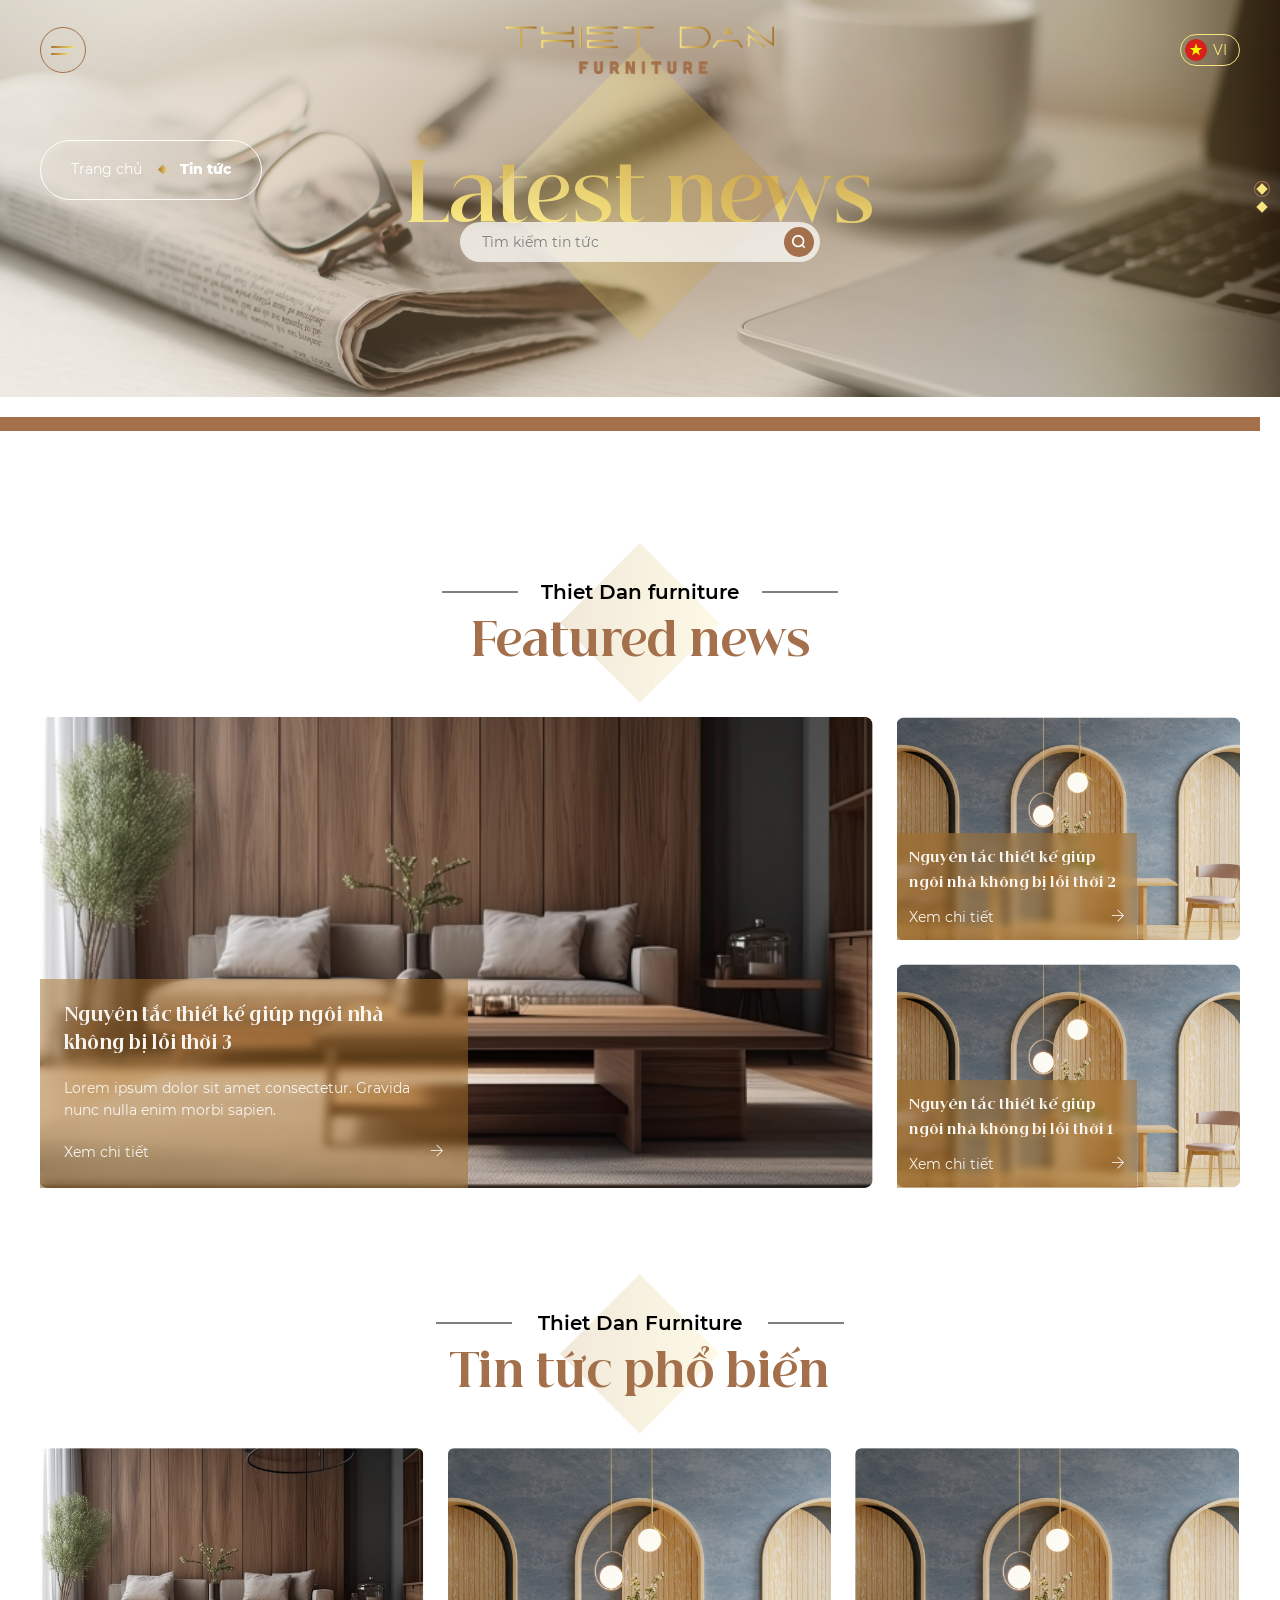
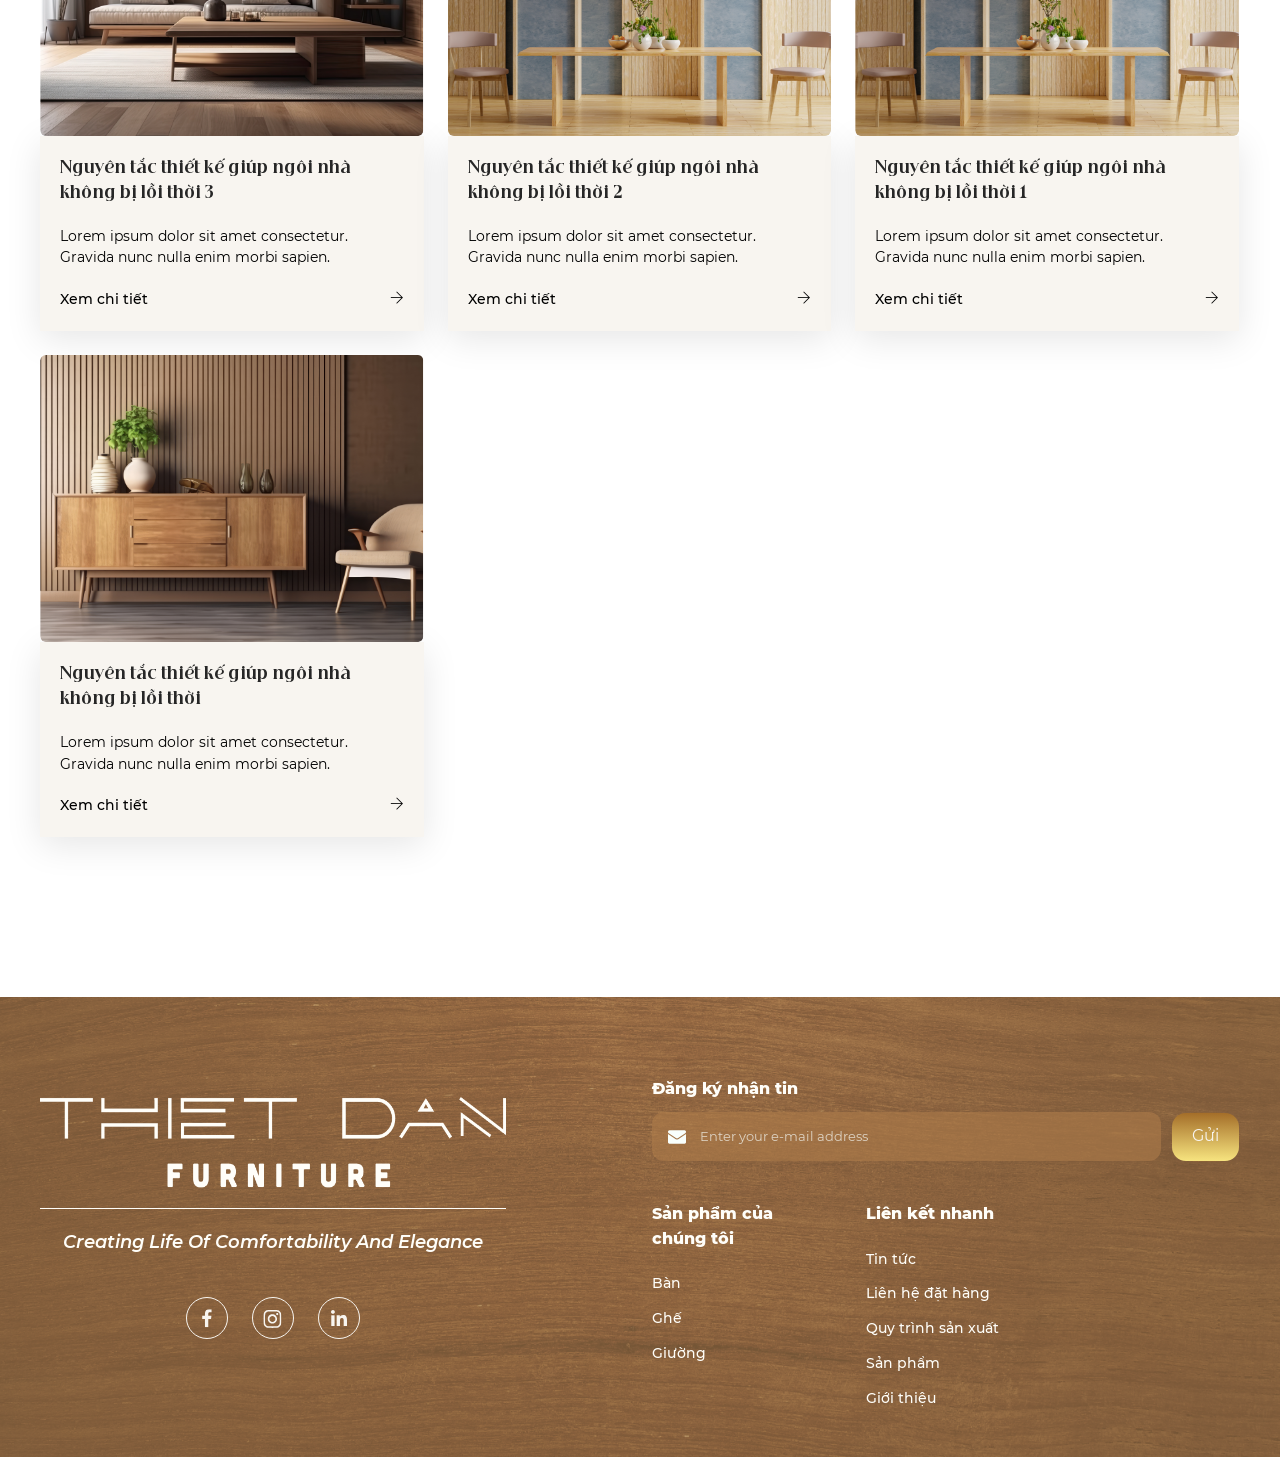
<file: news.html>
<!DOCTYPE html>
<html dir='ltr' lang='vi'>

<head>
  <meta charset='utf-8'>
  <meta http-equiv='X-UA-Compatible' content='IE=edge'>
  <meta name='viewport' content='width=device-width, initial-scale=1, shrink-to-fit=no'>
  <title>Tin tức - Thiet Dan Furniture</title>

  <link rel='apple-touch-icon' sizes='180x180' href='/images/favicons/apple-touch-icon.png'>
  <link rel='icon' type='image/png' sizes='32x32' href='/images/favicons/favicon-32x32.png'>
  <link rel='icon' type='image/png' sizes='16x16' href='/images/favicons/favicon-16x16.png'>
  <link rel='manifest' href='/images/favicons/site.webmanifest'>
  <link rel='mask-icon' href='/images/favicons/safari-pinned-tab.svg' color='#5bbad5'>
  <link rel='shortcut icon' href='/images/favicons/favicon.ico'>
  <meta name='msapplication-TileColor' content='#da532c'>
  <meta name='msapplication-config' content='/images/favicons/browserconfig.xml'>
  <meta name='theme-color' content='#ffffff'>

  <link rel='canonical' href='http://'>
  <meta name='title' content='Frontend Seed 5 - Title'>
  <meta name='referrer' content='unsafe-url'>
  <meta name='description' content='Frontend Seed 5 - Description'>

  <meta property='fb:app_id' content='your_app_id'>
  <meta property='og:locale' content='en_US' />
  <meta property='og:type' content='article' />
  <meta property='og:title' content=''>
  <meta property='og:description' content=''>
  <meta property='og:url' content=''>
  <meta property='og:site_name' content=''>
  <meta property='article:publisher' content=''>
  <meta property='article:section' content='Article'>
  <meta property='article:published_time' content=''>
  <meta property='article:modified_time' content=''>
  <meta property='og:updated_time' content=''>
  <meta property='og:image' content=''>

  <meta name='twitter:card' content='summary'>
  <meta name='twitter:description' content=''>
  <meta name='twitter:title' content=''>
  <meta name='twitter:site' content=''>
  <meta name='twitter:image' content=''>
  <meta name='twitter:creator' content=''>
  <!-- App CSS -->
  <style>
    :root {
      --theme-color: #007bff;
      --bg-color: #ffffff;
    }

    html {
      box-sizing: border-box;
    }

    *,
    *::before,
    *::after {
      box-sizing: inherit;
    }

    .app-loading {
      background: var(--bg-color);
      position: absolute;
      top: 0;
      left: 0;
      right: 0;
      z-index: 9999;
      height: 100vh;
      display: flex;
      justify-content: center;
      align-items: center;
    }

    @keyframes bouncing-loader {
      to {
        opacity: 0.1;
        transform: translate3d(0, -1rem, 0);
      }
    }

    .app-loading .bouncing-loader {
      display: flex;
      justify-content: center;
    }

    .app-loading .bouncing-loader>div {
      width: 1rem;
      height: 1rem;
      margin: 3rem 0.2rem;
      background: var(--theme-color);
      border-radius: 50%;
      animation: bouncing-loader 0.6s infinite alternate;
    }

    .app-loading .bouncing-loader>div:nth-child(2) {
      animation-delay: 0.2s;
    }

    .app-loading .bouncing-loader>div:nth-child(3) {
      animation-delay: 0.4s;
    }
  </style>

  <!-- Script WP -->
  <script type="text/javascript" src="js/jquery/jquery.min.js" id="jquery-core-js"></script>
  <script type="text/javascript" src="js/jquery/jquery-migrate.min.js" id="jquery-migrate-js"></script>
  <!-- Script WP end -->

  <!--<link rel='preload' href='dist/app.min.css' as='style' onload="this.onload=null;this.rel='stylesheet'">
  <noscript>
    <link rel="stylesheet" href="dist/app.min.css">
  </noscript>-->
  <link rel='stylesheet' href='css/style.css'>
  <!-- <link rel='stylesheet' href='customs/style.css'> -->
  <link rel='stylesheet' href='css/style-rm.css'>
  <link rel='stylesheet' href='css/backdoor.css'>
</head>

<body>
  <div class='app-loading'>
    <div class='bouncing-loader'>
      <div></div>
      <div></div>
      <div></div>
    </div>
  </div>
  <div class='wrapper' id='site_wrapper'>

    <header class="hd">
      <div class="container">
        <div class="hd-wr">
          <div class="hd-burger" id="hamburger">
            <div class="burger">
              <div class="hamburger">
                <span class="line"></span>
                <span class="line"></span>
              </div>
            </div>
          </div>
          <div class="custom-logo-link">
            <a href="index.html" class="header-icon" rel="home" itemprop="url">
              <div class="icon"><img width="1145" height="205" src="images/uploads/2023/08/Logo-1.png"
                  class="header-logo-image" alt="" decoding="async" /></div>
            </a>
          </div>
          <div class="lg">
            <div class="lang">

              <div class="lg-head">

                <img src="images/uploads/flags/758158.svg" alt="">

                <span class="text">
                  VI </span>

                <!-- <i class="fa-solid fa-caret-down"></i> -->

              </div>
              <ul class="lg-list">
                <a href="index.html" class="lg-head en">
                  <!-- <span class="icon"> -->
                  <img src="images/uploads/flags/Britain-64.svg" alt="">
                  <!-- </span> -->
                  <span class="text">
                    EN </span>
                </a>
              </ul>
            </div>
          </div>
          <!--  -->
        </div>
      </div>
      <div class="mobile-overlay"></div>
      <div class="mobile">
        <div class="mobile-con">
          <div class="mobile-wr">
            <div class="mobile-nav">
              <div class="menu-nav">
                <ul id="menu-main-menu-vietnamese" class="menu-list">
                  <li
                    class='menu-item menu-item menu-item-type-post_type menu-item-object-page menu-item-home current-menu-item page_item page-item-527 current_page_item'>
                    <a class="menu-link" href="index.html">Trang chủ</a>
                  </li>
                  <li class='menu-item menu-item menu-item-type-post_type menu-item-object-page'><a class="menu-link"
                      href="about.html">Giới
                      thiệu</a></li>
                  <li class='menu-item menu-item menu-item-type-post_type menu-item-object-page'><a class="menu-link"
                      href="product.html">Sản phẩm</a>
                  </li>
                  <li class='menu-item menu-item menu-item-type-post_type menu-item-object-page'><a class="menu-link"
                      href="procedure.html">Quy trình sản
                      xuất</a></li>
                  <li class='menu-item menu-item menu-item-type-post_type menu-item-object-page'><a class="menu-link"
                      href="news.html">Tin tức</a>
                  </li>
                  <li class='menu-item menu-item menu-item-type-post_type menu-item-object-page'><a class="menu-link"
                      href="contact.html">Liên hệ đặt
                      hàng</a></li>
                </ul>
              </div>
            </div>
          </div>
          <div class="mobile-td">
            <img src="assets/img/mb-td.png" alt="">
          </div>
        </div>
      </div>
    </header>
    <main class="main pt-none">
      <form id="search" method="get">
        <div class="re">
          <section class="custom-banner">
            <div class="custom-banner-main">
              <div class="swiper">
                <div class="swiper-wrapper">
                  <div class="swiper-slide">
                    <div class="banner-wrapper">
                      <div class="banner-img">
                        <img width="1728" height="760" src="images/uploads/2023/08/prod-bner-3.png"
                          class="attachment-full size-full" alt="" decoding="async" />
                      </div>
                      <div class="container">
                        <div class="mini-content">
                          <h1 class="mini-title">Latest news</h1>
                          <div class="mini-content-img">
                            <img src="assets/images/diamond-svg-bg.svg" alt="" />
                          </div>
                        </div>
                      </div>
                    </div>
                  </div>
                  <div class="swiper-slide">
                    <div class="banner-wrapper">
                      <div class="banner-img">
                        <img width="1728" height="760" src="images/uploads/2023/08/prod-bner-3.png"
                          class="attachment-full size-full" alt="" decoding="async" />
                      </div>
                      <div class="container">
                        <div class="mini-content">
                          <h1 class="mini-title">Latest news</h1>
                          <div class="mini-content-img">
                            <img src="assets/images/diamond-svg-bg.svg" alt="" />
                          </div>
                        </div>
                      </div>
                    </div>
                  </div>
                </div>
              </div>
              <div class="swiper-pagination"></div>
            </div>
          </section>
          <div class="custom-line">
            <div class="line-item left"></div>
          </div>
          <div class="breadcrumb-cs">
            <div class="container">

              <div class="breadcrumb">

                <ul class="breadcrumb-list">




                  <li class="breadcrumb-item  ">

                    <a href="index.html" class="breadcrumb-link">


                      Trang chủ
                    </a>

                  </li>




                  <li class="breadcrumb-item current ">

                    <a href="javascript:;" class="breadcrumb-link">


                      <span class="breadcrumb-diamond">

                        <img src="assets/images/daimond.png" alt="">

                      </span>


                      Tin tức
                    </a>

                  </li>


                </ul>

              </div>
            </div>
          </div>
          <div class="search-news">
            <div class="container">
              <div class="search-cs">
                <input name="news" id="news" type="text" placeholder="Tìm kiếm tin tức" value="" />
                <span class="search-icon">
                  <img src="assets/images/search-svg.svg" alt="" />

                </span>
              </div>
            </div>
          </div>
        </div>
        <div class="news-page">
          <div class="news-page-content">
            <div class="container">
              <div class="feature-news">
                <div class="title-text">
                  <div class="title-text-head">
                    <h3 class="title-mini-text">Thiet Dan furniture</h3>
                  </div>
                  <h4 class="title-big-text">Featured news</h4>
                  <div class="title-bg-prod">
                    <div class="title-bg-prod-img">
                      <img src="assets/images/bg-title-product.png" alt="" />
                    </div>
                  </div>
                </div>

                <div class="feature-content">
                  <div class="row">

                    <div class="left col">
                      <a href="news_detail.html" class="left-item">
                        <img width="576" height="432" src="images/uploads/2023/08/Rectangle-364.png"
                          class="attachment-full size-full wp-post-image" alt="" decoding="async" loading="lazy" /> </a>
                      <div class="news-text-left">
                        <div class="body-card-text">
                          <a href="news_detail.html" class="title">Nguyên tắc thiết kế giúp ngôi nhà không bị lỗi thời
                            3</a>
                          <p class="ph">
                            Lorem ipsum dolor sit amet consectetur. Gravida nunc nulla enim morbi
                            sapien. </p>
                          <div class="btn-card-text">
                            <a href="news_detail.html" class="btn-card-link">Xem chi tiết</a>
                            <a href="news_detail.html" class="btn-icon">
                              <i class="ti-arrow-right"></i>
                            </a>
                          </div>
                        </div>
                      </div>
                    </div>
                    <div class="right col">
                      <div class="right-content">
                        <div class="right-item">
                          <a href="" class="right-item-link">
                            <img width="576" height="432" src="images/uploads/2023/08/Rectangle-362.png"
                              class="attachment-full size-full wp-post-image" alt="" decoding="async" loading="lazy" />
                          </a>
                          <div class="news-text-right">
                            <div class="body-card-text">
                              <a href="news_detail.html" class="title">Nguyên tắc thiết kế giúp ngôi nhà không bị lỗi
                                thời 2</a>

                              <div class="btn-card-text">
                                <a href="news_detail.html" class="btn-card-link">Xem chi tiết</a>
                                <a href="news_detail.html" class="btn-icon">
                                  <i class="ti-arrow-right"></i>
                                </a>
                              </div>
                            </div>
                          </div>
                        </div>
                        <div class="right-content">
                          <div class="right-item">
                            <a href="" class="right-item-link">
                              <img width="576" height="432" src="images/uploads/2023/08/Rectangle-362.png"
                                class="attachment-full size-full wp-post-image" alt="" decoding="async"
                                loading="lazy" /> </a>
                            <div class="news-text-right">
                              <div class="body-card-text">
                                <a href="news_detail.html" class="title">Nguyên tắc thiết kế giúp ngôi nhà không bị lỗi
                                  thời 1</a>

                                <div class="btn-card-text">
                                  <a href="news_detail.html" class="btn-card-link">Xem chi tiết</a>
                                  <a href="news_detail.html" class="btn-icon">
                                    <i class="ti-arrow-right"></i>
                                  </a>
                                </div>
                              </div>
                            </div>
                          </div>
                        </div>
                      </div>
                    </div>
                  </div>
                </div>
                <div class="popular-news">
                  <div class="title-text">
                    <div class="title-text-head">
                      <h3 class="title-mini-text">Thiet Dan Furniture</h3>
                    </div>
                    <h4 class="title-big-text">Tin tức phổ biến</h4>
                    <div class="title-bg-prod">
                      <div class="title-bg-prod-img">
                        <img src="assets/images/bg-title-product.png" alt="" />
                      </div>
                    </div>
                  </div>
                  <div class="popular-content">
                    <div class="row">
                      <div class="popular-item col">
                        <div class="popular-card">
                          <div class="card-head">
                            <a href="news_detail.html" class="card-img">
                              <img width="576" height="432" src="images/uploads/2023/08/Rectangle-364.png"
                                class="attachment-full size-full wp-post-image" alt="" decoding="async"
                                loading="lazy" /> </a>
                          </div>
                          <div class="body-card-text">
                            <a href="news_detail.html" class="title">Nguyên tắc thiết kế giúp ngôi nhà không bị lỗi thời
                              3</a>
                            <p class="ph">
                              Lorem ipsum dolor sit amet consectetur. Gravida nunc nulla enim morbi
                              sapien. </p>
                            <div class="btn-card-text">
                              <a href="news_detail.html" class="btn-card-link">Xem chi tiết</a>
                              <a href="news_detail.html" class="btn-icon">
                                <i class="ti-arrow-right"></i>
                              </a>
                            </div>
                          </div>
                        </div>
                      </div>
                      <div class="popular-item col">
                        <div class="popular-card">
                          <div class="card-head">
                            <a href="news_detail.html" class="card-img">
                              <img width="576" height="432" src="images/uploads/2023/08/Rectangle-362.png"
                                class="attachment-full size-full wp-post-image" alt="" decoding="async"
                                loading="lazy" /> </a>
                          </div>
                          <div class="body-card-text">
                            <a href="news_detail.html" class="title">Nguyên tắc thiết kế giúp ngôi nhà không bị lỗi thời
                              2</a>
                            <p class="ph">
                              Lorem ipsum dolor sit amet consectetur. Gravida nunc nulla enim morbi
                              sapien. </p>
                            <div class="btn-card-text">
                              <a href="news_detail.html" class="btn-card-link">Xem chi tiết</a>
                              <a href="news_detail.html" class="btn-icon">
                                <i class="ti-arrow-right"></i>
                              </a>
                            </div>
                          </div>
                        </div>
                      </div>
                      <div class="popular-item col">
                        <div class="popular-card">
                          <div class="card-head">
                            <a href="news_detail.html" class="card-img">
                              <img width="576" height="432" src="images/uploads/2023/08/Rectangle-362.png"
                                class="attachment-full size-full wp-post-image" alt="" decoding="async"
                                loading="lazy" /> </a>
                          </div>
                          <div class="body-card-text">
                            <a href="news_detail.html" class="title">Nguyên tắc thiết kế giúp ngôi nhà không bị lỗi thời
                              1</a>
                            <p class="ph">
                              Lorem ipsum dolor sit amet consectetur. Gravida nunc nulla enim morbi
                              sapien. </p>
                            <div class="btn-card-text">
                              <a href="news_detail.html" class="btn-card-link">Xem chi tiết</a>
                              <a href="news_detail.html" class="btn-icon">
                                <i class="ti-arrow-right"></i>
                              </a>
                            </div>
                          </div>
                        </div>
                      </div>
                      <div class="popular-item col">
                        <div class="popular-card">
                          <div class="card-head">
                            <a href="news_detail.html" class="card-img">
                              <img width="576" height="432" src="images/uploads/2023/08/Rectangle-60-1.png"
                                class="attachment-full size-full wp-post-image" alt="" decoding="async"
                                loading="lazy" /> </a>
                          </div>
                          <div class="body-card-text">
                            <a href="news_detail.html" class="title">Nguyên tắc thiết kế giúp ngôi nhà không bị lỗi
                              thời</a>
                            <p class="ph">
                              Lorem ipsum dolor sit amet consectetur. Gravida nunc nulla enim morbi
                              sapien. </p>
                            <div class="btn-card-text">
                              <a href="news_detail.html" class="btn-card-link">Xem chi tiết</a>
                              <a href="news_detail.html" class="btn-icon">
                                <i class="ti-arrow-right"></i>
                              </a>
                            </div>
                          </div>
                        </div>
                      </div>
                    </div>
                    <div class="pagination-news">
                      <div class="pagination-layout">
                      </div>
                    </div>
                  </div>
                </div>
              </div>
            </div>
          </div>
      </form>
    </main>
    <footer class="footer">
      <div class="footer-bg">
        <img src="assets/images/footer-bg.png" alt="" />
      </div>
      <div class="container">
        <div class="footer-wrapper">
          <div class="footer-top row">
            <div class="footer-left col">
              <div class="footer-logo">
                <img src="images/uploads/2023/08/footer-logo.png" alt="" />
              </div>
              <div class="footer-sologan">
                <p class="footer-text">Creating Life Of Comfortability And Elegance</p>
              </div>
              <div class="footer-social">
                <ul class="social-list">
                  <li class="social-item">
                    <a href="" class="social-item-link">
                      <img src="images/uploads/2023/08/fb-svg.svg" alt="" />
                    </a>
                  </li>
                  <li class="social-item">
                    <a href="" class="social-item-link">
                      <img src="images/uploads/2023/08/instagram-2.svg" alt="" />
                    </a>
                  </li>
                  <li class="social-item">
                    <a href="" class="social-item-link">
                      <img src="images/uploads/2023/08/link-svg.svg" alt="" />
                    </a>
                  </li>
                </ul>
              </div>
            </div>
            <div class="footer-right col">
              <div class="footer-email">
                <div class="title">
                  <span class="title-text">Đăng ký nhận tin</span>
                </div>

                <div class="wpcf7 no-js" id="wpcf7-f593-o2" lang="vi" dir="ltr">
                  <div class="screen-reader-response">
                    <p role="status" aria-live="polite" aria-atomic="true"></p>
                    <ul></ul>
                  </div>
                  <form action="/vi/#wpcf7-f593-o2" method="post" class="wpcf7-form init" aria-label="Form liên hệ"
                    novalidate="novalidate" data-status="init">
                    <div style="display: none;">
                      <input type="hidden" name="_wpcf7" value="593" />
                      <input type="hidden" name="_wpcf7_version" value="5.7.5.1" />
                      <input type="hidden" name="_wpcf7_locale" value="vi" />
                      <input type="hidden" name="_wpcf7_unit_tag" value="wpcf7-f593-o2" />
                      <input type="hidden" name="_wpcf7_container_post" value="0" />
                      <input type="hidden" name="_wpcf7_posted_data_hash" value="" />
                    </div>
                    <div class="footer-input">
                      <div class="footer-input-icon">
                        <img src="assets/images/email-svg.png" alt="" />

                      </div>
                      <input class="wpcf7-form-control has-spinner wpcf7-submit input-hiden" id="submit_ft"
                        type="submit" value="Gửi đi" />
                      <span class="wpcf7-form-control-wrap" data-name="email-name"><input size="40"
                          class="wpcf7-form-control wpcf7-text wpcf7-email wpcf7-validates-as-required wpcf7-validates-as-email"
                          aria-required="true" aria-invalid="false" placeholder="Enter your e-mail address" value=""
                          type="email" name="email-name" /></span>
                      <span id="wpcf7-67d5221d8f018-wrapper" class="wpcf7-form-control-wrap Email-wrap"
                        style="display:none !important; visibility:hidden !important;"><label
                          for="wpcf7-67d5221d8f018-field" class="hp-message">Please leave this
                          field empty.</label><input id="wpcf7-67d5221d8f018-field"
                          class="wpcf7-form-control wpcf7-text" type="text" name="Email" value="" size="40"
                          tabindex="-1" autocomplete="new-password" /></span>
                    </div>
                    <div class="btn-second btrn-style">
                      <div id="form_ft" class="btn-wrapper">
                        <span class="btn-text">Gửi</span>
                      </div>
                    </div>
                    <div class="wpcf7-response-output" aria-hidden="true"></div>
                  </form>
                </div>
              </div>
              <div class="footer-link row">
                <div class="footer-item col">
                  <div class="title">
                    <span class="title-text">Sản phẩm của chúng tôi</span>
                  </div>
                  <div class="footer-list">
                    <ul id="menu-footer-col-1-vietnamese" class="footer-nav-list">
                      <li class='footer-nav-link menu-item menu-item-type-taxonomy menu-item-object-category_products'>
                        <a class="" href="product.html">Bàn</a>
                      </li>
                      <li class='footer-nav-link menu-item menu-item-type-taxonomy menu-item-object-category_products'>
                        <a class="" href="product.html">Ghế</a>
                      </li>
                      <li class='footer-nav-link menu-item menu-item-type-taxonomy menu-item-object-category_products'>
                        <a class="" href="product.html">Giường</a>
                      </li>
                    </ul>
                  </div>
                </div>
                <div class="footer-item col">
                  <div class="title">
                    <span class="title-text">Liên kết nhanh</span>
                  </div>
                  <div class="footer-list">
                    <ul id="menu-footer-col-2-vietnamese" class="footer-nav-list">
                      <li class='footer-nav-link menu-item menu-item-type-post_type menu-item-object-page'>
                        <a class="" href="news.html">Tin tức</a>
                      </li>
                      <li class='footer-nav-link menu-item menu-item-type-post_type menu-item-object-page'>
                        <a class="" href="contact.html">Liên hệ đặt
                          hàng</a>
                      </li>
                      <li class='footer-nav-link menu-item menu-item-type-post_type menu-item-object-page'>
                        <a class="" href="procedure.html">Quy
                          trình sản xuất</a>
                      </li>
                      <li class='footer-nav-link menu-item menu-item-type-post_type menu-item-object-page'>
                        <a class="" href="product.html">Sản phẩm</a>
                      </li>
                      <li class='footer-nav-link menu-item menu-item-type-post_type menu-item-object-page'>
                        <a class="" href="about.html">Giới
                          thiệu</a>
                      </li>
                    </ul>
                  </div>
                </div>
              </div>
            </div>
          </div>
        </div>
      </div>
    </footer>
    <div class="back-to-top backToTop">
      <div class="triangle"></div>
      <div class="triangle"></div>
      <div class="triangle"></div>
    </div>
  </div>

  <!-- Optional JavaScript -->
  <script src='https://cdn.jsdelivr.net/npm/@popperjs/core@2.11.5/dist/umd/popper.min.js'
    integrity='sha384-Xe+8cL9oJa6tN/veChSP7q+mnSPaj5Bcu9mPX5F5xIGE0DVittaqT5lorf0EI7Vk'
    crossorigin='anonymous'></script>
  <script src='https://cdn.jsdelivr.net/npm/bootstrap@5.2.0/dist/js/bootstrap.min.js'
    integrity='sha384-ODmDIVzN+pFdexxHEHFBQH3/9/vQ9uori45z4JjnFsRydbmQbmL5t1tQ0culUzyK'
    crossorigin='anonymous'></script>
  <!-- Core JavaScript -->
  <!--<script src="dist/core.min.js"></script>-->
  <script src='third_party/modernizr.min.js'></script>
  <!-- End Core JavaScript -->

  <!-- JavaScript -->
  <!--<script src="dist/app.min.js"></script>-->
  <script src='js/common.js'></script>
  <!-- <script src='customs/script.js'></script> -->
  <!-- End JavaScript -->

  <!-- JavaScript WP -->
  <script src="js/library/jquery/jquery.js"></script>
  <script src="js/library/swiper/swiper-bundle.min.js"></script>
  <script src="js/library/aos/aos.js"></script>
  <script src="js/library/select2/select2.min.js"></script>
  <script src="js/library/gallery/lightgallery-all.min.js"></script>
  <script src="js/library/jquery/jquery-migrate.js"></script>
  <script src="js/library/isotope/isotope.pkgd.min.js"></script>
  <script src="js/library/datetime/moment.min.js"></script>
  <script src="js/library/datetime/daterangepicker.min.js"></script>
  <script src="js/library/smoothscroll/SmoothScroll.min.js"></script>
  <script src="js/library/splitting/splitting.min.js"></script>
  <script src="js/library/fancybox/fancybox.umd.js"></script>
  <script src="js/library/gsap/gsap.min.js"></script>
  <script src="js/library/gsap/ScrollTrigger.min.js"></script>
  <script src="js/main.js" type="module"></script>
  <!-- JavaScript WP end -->

</body>

</html>
</file>
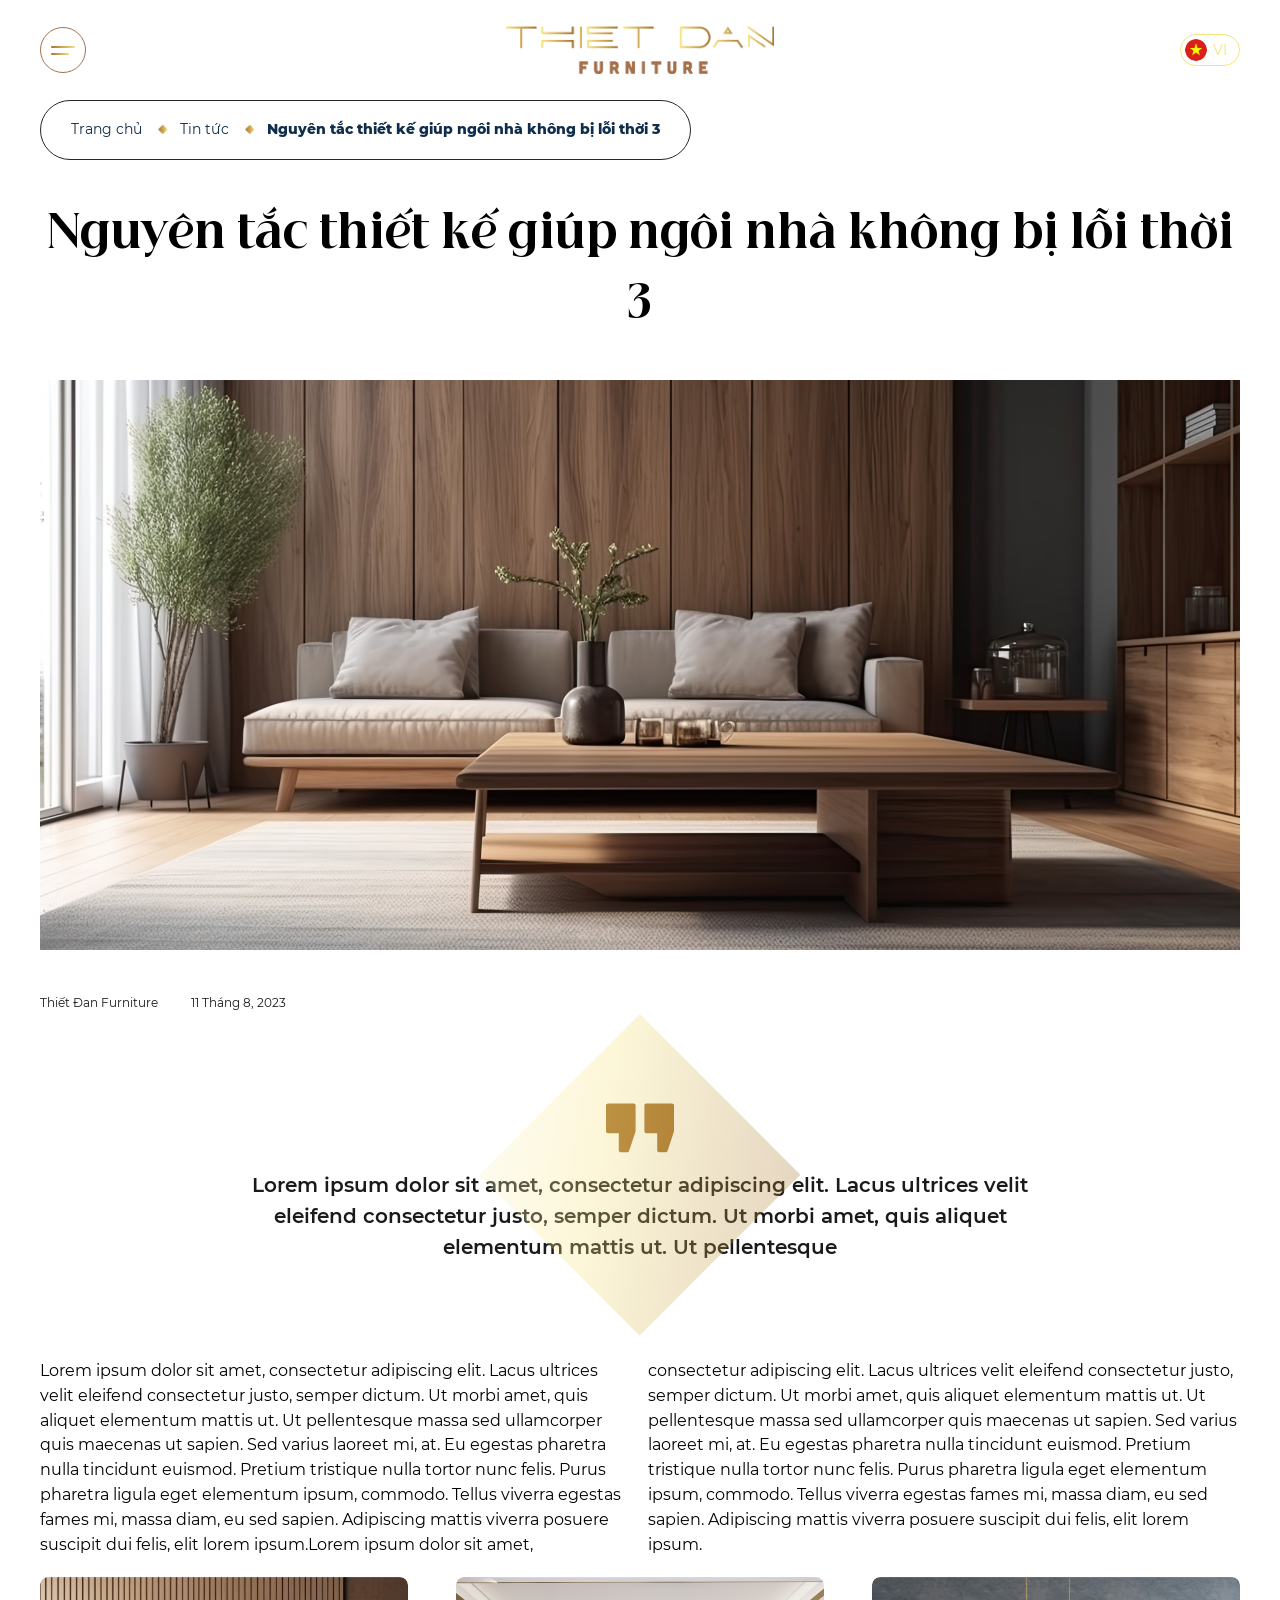
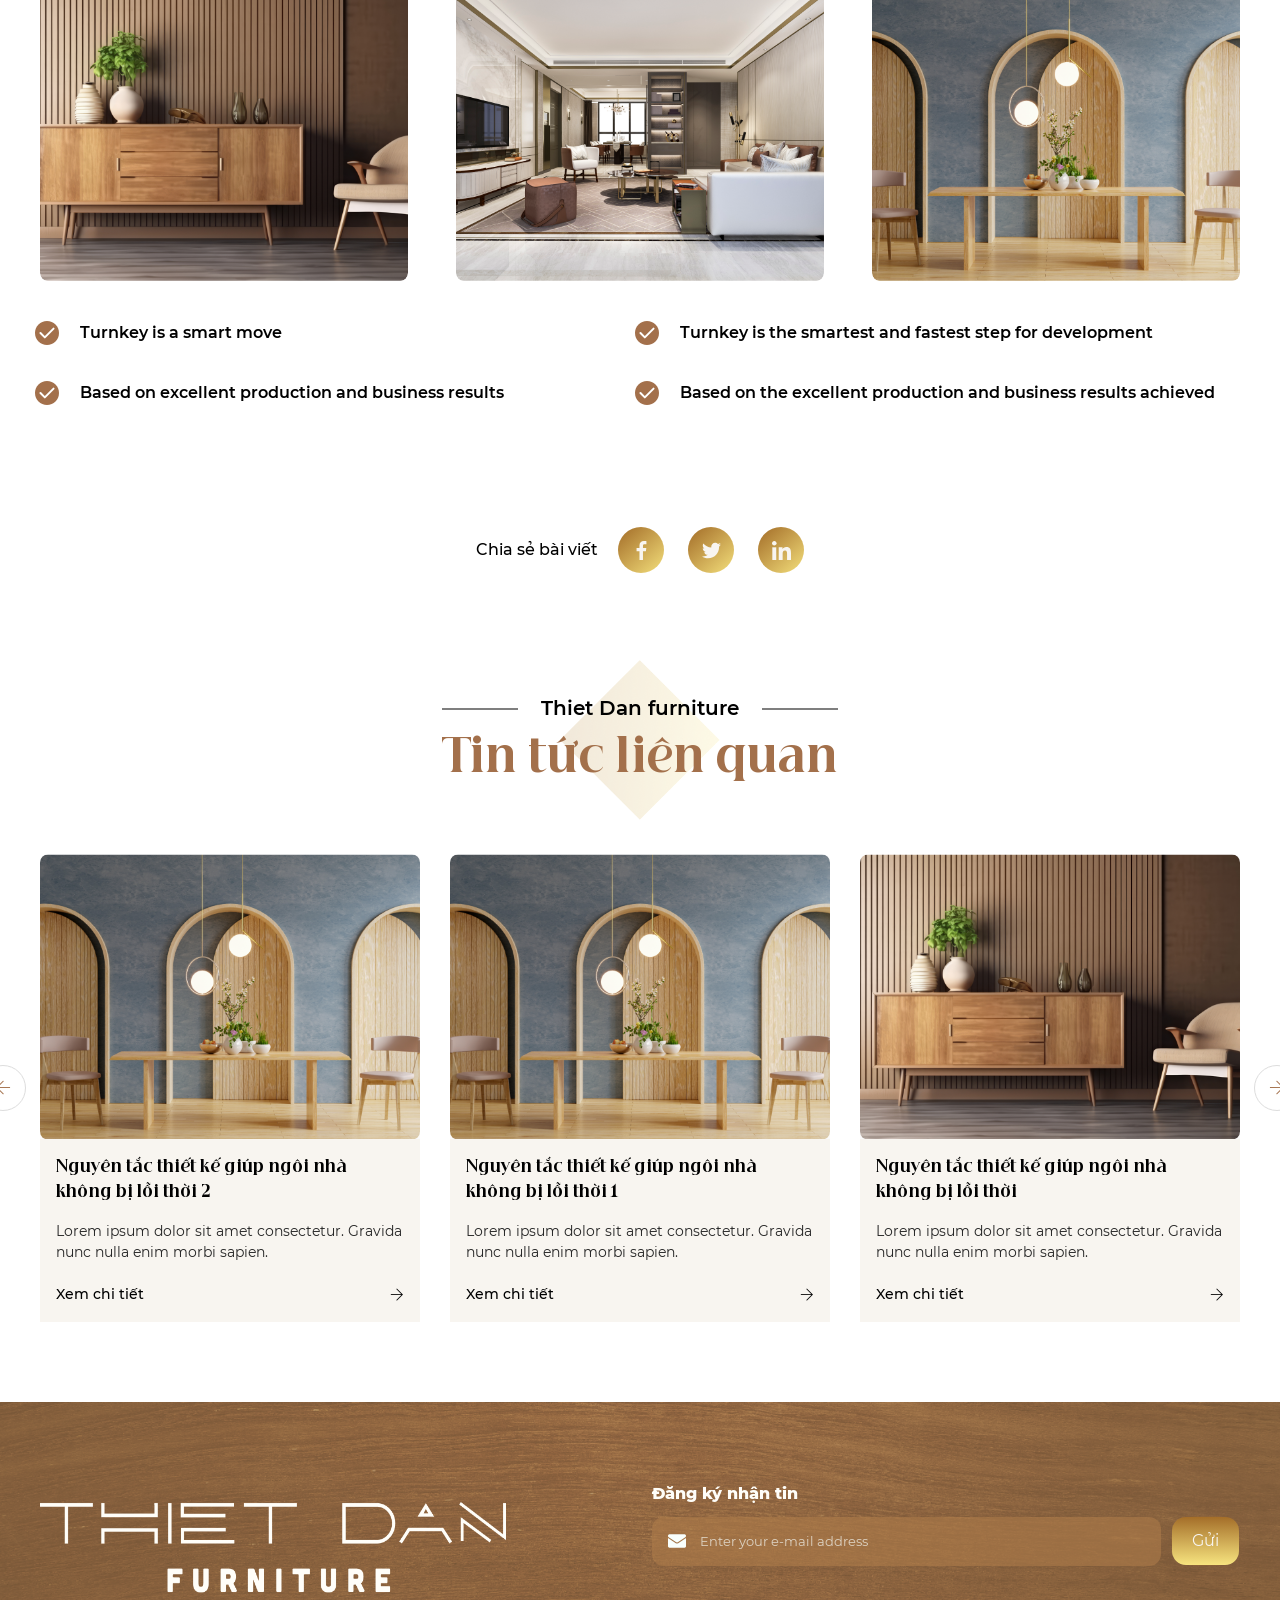
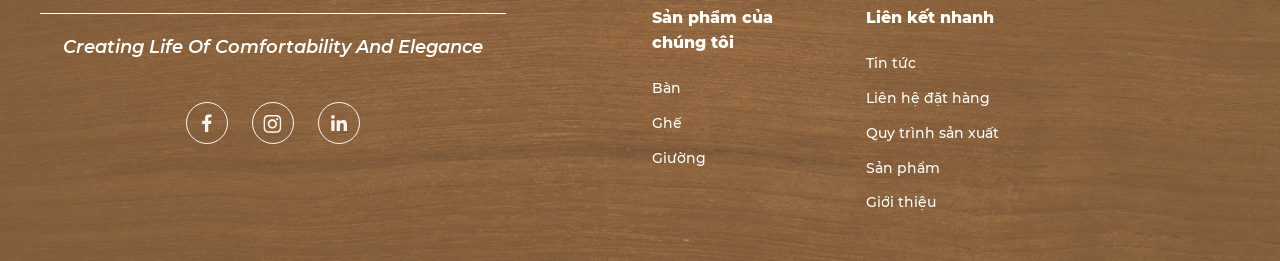
<file: news_detail.html>
<!doctype html>
<html dir="ltr" lang="vi">

<head>
  <meta charset="utf-8" />
  <meta http-equiv="X-UA-Compatible" content="IE=edge" />
  <meta name="viewport" content="width=device-width, initial-scale=1, shrink-to-fit=no" />
  <title>Bài viết - Thiet Dan Furniture</title>

  <link rel="apple-touch-icon" sizes="180x180" href="/images/favicons/apple-touch-icon.png" />
  <link rel="icon" type="image/png" sizes="32x32" href="/images/favicons/favicon-32x32.png" />
  <link rel="icon" type="image/png" sizes="16x16" href="/images/favicons/favicon-16x16.png" />
  <link rel="manifest" href="/images/favicons/site.webmanifest" />
  <link rel="mask-icon" href="/images/favicons/safari-pinned-tab.svg" color="#5bbad5" />
  <link rel="shortcut icon" href="/images/favicons/favicon.ico" />
  <meta name="msapplication-TileColor" content="#da532c" />
  <meta name="msapplication-config" content="/images/favicons/browserconfig.xml" />
  <meta name="theme-color" content="#ffffff" />

  <link rel="canonical" href="http://" />
  <meta name="title" content="Frontend Seed 5 - Title" />
  <meta name="referrer" content="unsafe-url" />
  <meta name="description" content="Frontend Seed 5 - Description" />

  <meta property="fb:app_id" content="your_app_id" />
  <meta property="og:locale" content="en_US" />
  <meta property="og:type" content="article" />
  <meta property="og:title" content="" />
  <meta property="og:description" content="" />
  <meta property="og:url" content="" />
  <meta property="og:site_name" content="" />
  <meta property="article:publisher" content="" />
  <meta property="article:section" content="Article" />
  <meta property="article:published_time" content="" />
  <meta property="article:modified_time" content="" />
  <meta property="og:updated_time" content="" />
  <meta property="og:image" content="" />

  <meta name="twitter:card" content="summary" />
  <meta name="twitter:description" content="" />
  <meta name="twitter:title" content="" />
  <meta name="twitter:site" content="" />
  <meta name="twitter:image" content="" />
  <meta name="twitter:creator" content="" />
  <!-- App CSS -->
  <style>
    :root {
      --theme-color: #007bff;
      --bg-color: #ffffff;
    }

    html {
      box-sizing: border-box;
    }

    *,
    *::before,
    *::after {
      box-sizing: inherit;
    }

    .app-loading {
      background: var(--bg-color);
      position: absolute;
      top: 0;
      left: 0;
      right: 0;
      z-index: 9999;
      height: 100vh;
      display: flex;
      justify-content: center;
      align-items: center;
    }

    @keyframes bouncing-loader {
      to {
        opacity: 0.1;
        transform: translate3d(0, -1rem, 0);
      }
    }

    .app-loading .bouncing-loader {
      display: flex;
      justify-content: center;
    }

    .app-loading .bouncing-loader>div {
      width: 1rem;
      height: 1rem;
      margin: 3rem 0.2rem;
      background: var(--theme-color);
      border-radius: 50%;
      animation: bouncing-loader 0.6s infinite alternate;
    }

    .app-loading .bouncing-loader>div:nth-child(2) {
      animation-delay: 0.2s;
    }

    .app-loading .bouncing-loader>div:nth-child(3) {
      animation-delay: 0.4s;
    }
  </style>

  <!-- Script WP -->
  <script type="text/javascript" src="js/jquery/jquery.min.js" id="jquery-core-js"></script>
  <script type="text/javascript" src="js/jquery/jquery-migrate.min.js" id="jquery-migrate-js"></script>
  <!-- Script WP end -->

  <!--<link rel='preload' href='dist/app.min.css' as='style' onload="this.onload=null;this.rel='stylesheet'">
  <noscript>
    <link rel="stylesheet" href="dist/app.min.css">
  </noscript>-->
  <link rel="stylesheet" href="css/style.css" />
  <!-- <link rel="stylesheet" href="customs/style.css" /> -->
  <link rel="stylesheet" href="css/style-rm.css" />
  <link rel="stylesheet" href="css/backdoor.css" />
</head>

<body>
  <div class="app-loading">
    <div class="bouncing-loader">
      <div></div>
      <div></div>
      <div></div>
    </div>
  </div>
  <div class="wrapper" id="site_wrapper">
    <header class="hd">
      <div class="container">
        <div class="hd-wr">
          <div class="hd-burger" id="hamburger">
            <div class="burger">
              <div class="hamburger">
                <span class="line"></span>
                <span class="line"></span>
              </div>
            </div>
          </div>
          <div class="custom-logo-link">
            <a href="index.html" class="header-icon" rel="home" itemprop="url">
              <div class="icon">
                <img width="1145" height="205" src="images/uploads/2023/08/Logo-1.png" class="header-logo-image" alt=""
                  decoding="async" />
              </div>
            </a>
          </div>
          <div class="lg">
            <div class="lang">
              <div class="lg-head">
                <img src="images/uploads/flags/758158.svg" alt="" />

                <span class="text"> VI </span>

                <!-- <i class="fa-solid fa-caret-down"></i> -->
              </div>
              <ul class="lg-list">
                <a href="index.html" class="lg-head en">
                  <!-- <span class="icon"> -->
                  <img src="images/uploads/flags/Britain-64.svg" alt="" />
                  <!-- </span> -->
                  <span class="text"> EN </span>
                </a>
              </ul>
            </div>
          </div>
          <!--  -->
        </div>
      </div>
      <div class="mobile-overlay"></div>
      <div class="mobile">
        <div class="mobile-con">
          <div class="mobile-wr">
            <div class="mobile-nav">
              <div class="menu-nav">
                <ul id="menu-main-menu-vietnamese" class="menu-list">
                  <li
                    class="menu-item menu-item menu-item-type-post_type menu-item-object-page menu-item-home current-menu-item page_item page-item-527 current_page_item">
                    <a class="menu-link" href="index.html">Trang chủ</a>
                  </li>
                  <li class="menu-item menu-item menu-item-type-post_type menu-item-object-page">
                    <a class="menu-link" href="about.html">Giới thiệu</a>
                  </li>
                  <li class="menu-item menu-item menu-item-type-post_type menu-item-object-page">
                    <a class="menu-link" href="product.html">Sản phẩm</a>
                  </li>
                  <li class="menu-item menu-item menu-item-type-post_type menu-item-object-page">
                    <a class="menu-link" href="procedure.html">Quy trình sản xuất</a>
                  </li>
                  <li class="menu-item menu-item menu-item-type-post_type menu-item-object-page">
                    <a class="menu-link" href="news.html">Tin tức</a>
                  </li>
                  <li class="menu-item menu-item menu-item-type-post_type menu-item-object-page">
                    <a class="menu-link" href="contact.html">Liên hệ đặt hàng</a>
                  </li>
                </ul>
              </div>
            </div>
          </div>
          <div class="mobile-td">
            <img src="assets/img/mb-td.png" alt="" />
          </div>
        </div>
      </div>
    </header>
    <main class="main have-pd">
      <div class="container">
        <div class="detail-news-breadcrumb">
          <div class="breadcrumb">
            <ul class="breadcrumb-list">
              <li class="breadcrumb-item">
                <a href="index.html" class="breadcrumb-link"> Trang chủ </a>
              </li>

              <li class="breadcrumb-item">
                <a href="news.html" class="breadcrumb-link">
                  <span class="breadcrumb-diamond">
                    <img src="assets/images/daimond.png" alt="" />
                  </span>

                  Tin tức
                </a>
              </li>

              <li class="breadcrumb-item current">
                <a href="javascript:;" class="breadcrumb-link">
                  <span class="breadcrumb-diamond">
                    <img src="assets/images/daimond.png" alt="" />
                  </span>

                  Nguyên tắc thiết kế giúp ngôi nhà không bị lỗi thời 3
                </a>
              </li>
            </ul>
          </div>
        </div>
        <div class="detail-news">
          <h1 class="detail-news-title">
            Nguyên tắc thiết kế giúp ngôi nhà không bị lỗi thời 3
          </h1>
          <div class="detail-news-img">
            <img width="2400" height="1144" src="images/uploads/2023/08/detail-news.png"
              class="attachment-full size-full" alt="" decoding="async" />
          </div>
          <div class="detail-news-content">
            <div class="detail-news-info">
              <span class="detail-news-name"> Thiết Đan Furniture </span>
              <span class="detail-news-date"> 11 Tháng 8, 2023</span>
            </div>

            <div class="detail-quote">
              <div class="quote-icon">
                <img src="assets/images/Quote-svg.svg" alt="" />
              </div>
              <div class="quote-text">
                Lorem ipsum dolor sit amet, consectetur adipiscing elit. Lacus
                ultrices velit eleifend consectetur justo, semper dictum. Ut
                morbi amet, quis aliquet elementum mattis ut. Ut pellentesque
              </div>
              <div class="quote-bg">
                <img src="assets/images/quote-bg-svg.svg" alt="" />
              </div>
            </div>
            <div class="mona-content">
              <!-- wp:paragraph -->
              <p>
                Lorem ipsum dolor sit amet, consectetur adipiscing elit. Lacus
                ultrices velit eleifend consectetur justo, semper dictum. Ut
                morbi amet, quis aliquet elementum mattis ut. Ut pellentesque
                massa sed ullamcorper quis maecenas ut sapien. Sed varius
                laoreet mi, at. Eu egestas pharetra nulla tincidunt euismod.
                Pretium tristique nulla tortor nunc felis. Purus pharetra
                ligula eget elementum ipsum, commodo. Tellus viverra egestas
                fames mi, massa diam, eu sed sapien. Adipiscing mattis viverra
                posuere suscipit dui felis, elit lorem ipsum.Lorem ipsum dolor
                sit amet, consectetur adipiscing elit. Lacus ultrices velit
                eleifend consectetur justo, semper dictum. Ut morbi amet, quis
                aliquet elementum mattis ut. Ut pellentesque massa sed
                ullamcorper quis maecenas ut sapien. Sed varius laoreet mi,
                at. Eu egestas pharetra nulla tincidunt euismod. Pretium
                tristique nulla tortor nunc felis. Purus pharetra ligula eget
                elementum ipsum, commodo. Tellus viverra egestas fames mi,
                massa diam, eu sed sapien. Adipiscing mattis viverra posuere
                suscipit dui felis, elit lorem ipsum.
              </p>
              <!-- /wp:paragraph -->

              <!-- wp:columns -->
              <div class="wp-block-columns">
                <!-- wp:column -->
                <div class="wp-block-column">
                  <!-- wp:image {"id":142,"sizeSlug":"full","linkDestination":"none"} -->
                  <figure class="wp-block-image size-full">
                    <img src="images/uploads/2023/08/markus-spiske-4PG6wLlVag4-unsplash-2.png" alt=""
                      class="wp-image-142" />
                  </figure>
                  <!-- /wp:image -->
                </div>
                <!-- /wp:column -->

                <!-- wp:column -->
                <div class="wp-block-column">
                  <!-- wp:image {"id":143,"sizeSlug":"full","linkDestination":"none"} -->
                  <figure class="wp-block-image size-full">
                    <img src="images/uploads/2023/08/markus-spiske-4PG6wLlVag4-unsplash-2-1.png" alt=""
                      class="wp-image-143" />
                  </figure>
                  <!-- /wp:image -->
                </div>
                <!-- /wp:column -->

                <!-- wp:column -->
                <div class="wp-block-column">
                  <!-- wp:image {"id":144,"sizeSlug":"full","linkDestination":"none"} -->
                  <figure class="wp-block-image size-full">
                    <img src="images/uploads/2023/08/Mask-group-4.png" alt="" class="wp-image-144" />
                  </figure>
                  <!-- /wp:image -->
                </div>
                <!-- /wp:column -->
              </div>
              <!-- /wp:columns -->

              <!-- wp:columns -->
              <div class="wp-block-columns">
                <!-- wp:column -->
                <div class="wp-block-column">
                  <!-- wp:list -->
                  <ul>
                    <!-- wp:list-item -->
                    <li>Turnkey is a smart move</li>
                    <!-- /wp:list-item -->

                    <!-- wp:list-item -->
                    <li>
                      Based on excellent production and business results
                    </li>
                    <!-- /wp:list-item -->
                  </ul>
                  <!-- /wp:list -->
                </div>
                <!-- /wp:column -->

                <!-- wp:column -->
                <div class="wp-block-column">
                  <!-- wp:list -->
                  <ul>
                    <!-- wp:list-item -->
                    <li>
                      Turnkey is the smartest and fastest step for development
                    </li>
                    <!-- /wp:list-item -->

                    <!-- wp:list-item -->
                    <li>
                      Based on the excellent production and business results
                      achieved
                    </li>
                    <!-- /wp:list-item -->
                  </ul>
                  <!-- /wp:list -->
                </div>
                <!-- /wp:column -->
              </div>
              <!-- /wp:columns -->
            </div>
          </div>
          <div class="detail-news-social">
            <span class="social-text">Chia sẻ bài viết</span>
            <ul class="social-list">
              <li class="social-item">
                <a href="#" class="social-item-link">
                  <img src="assets/images/facebook-app-detail-svg.svg" alt="" />
                </a>
              </li>
              <li class="social-item">
                <a href="#" class="social-item-link">
                  <img src="assets/images/twitter-detail-news-svg.svg" alt="" />
                </a>
              </li>
              <li class="social-item">
                <a href="#" class="social-item-link">
                  <img src="assets/images/linkedin-detail-svg.svg" alt="" />
                </a>
              </li>
            </ul>
          </div>
        </div>

        <div class="detail-news-slide">
          <div class="title-text">
            <div class="title-text-head">
              <h3 class="title-mini-text">Thiet Dan furniture</h3>
            </div>
            <h4 class="title-big-text">Tin tức liên quan</h4>
            <div class="title-bg-prod">
              <div class="title-bg-prod-img">
                <img src="assets/images/bg-title-product.png" alt="" />
              </div>
            </div>
          </div>
          <div class="detail-news-slide-main">
            <div class="swiper">
              <div class="swiper-wrapper">
                <div class="swiper-slide">
                  <div class="detail-news-slide-card">
                    <a href="news_detail.html" class="relate-head">
                      <img width="576" height="432" src="images/uploads/2023/08/Rectangle-362.png"
                        class="attachment-full size-full wp-post-image" alt="" decoding="async" loading="lazy" />
                    </a>
                    <div class="relate-body">
                      <a href="news_detail.html" class="relate-title">
                        Nguyên tắc thiết kế giúp ngôi nhà không bị lỗi thời 2
                      </a>
                      <div class="relate-text">
                        Lorem ipsum dolor sit amet consectetur. Gravida nunc
                        nulla enim morbi sapien.
                      </div>
                      <div class="relate-nav">
                        <a href="news_detail.html" class="relate-nav-text">Xem chi tiết</a>
                        <a href="news_detail.html" class="relate-nav-icon">
                          <i class="ti-arrow-right"></i>
                        </a>
                      </div>
                    </div>
                  </div>
                </div>
                <div class="swiper-slide">
                  <div class="detail-news-slide-card">
                    <a href="news_detail.html" class="relate-head">
                      <img width="576" height="432" src="images/uploads/2023/08/Rectangle-362.png"
                        class="attachment-full size-full wp-post-image" alt="" decoding="async" loading="lazy" />
                    </a>
                    <div class="relate-body">
                      <a href="news_detail.html" class="relate-title">
                        Nguyên tắc thiết kế giúp ngôi nhà không bị lỗi thời 1
                      </a>
                      <div class="relate-text">
                        Lorem ipsum dolor sit amet consectetur. Gravida nunc
                        nulla enim morbi sapien.
                      </div>
                      <div class="relate-nav">
                        <a href="news_detail.html" class="relate-nav-text">Xem chi tiết</a>
                        <a href="news_detail.html" class="relate-nav-icon">
                          <i class="ti-arrow-right"></i>
                        </a>
                      </div>
                    </div>
                  </div>
                </div>
                <div class="swiper-slide">
                  <div class="detail-news-slide-card">
                    <a href="news_detail.html" class="relate-head">
                      <img width="576" height="432" src="images/uploads/2023/08/Rectangle-60-1.png"
                        class="attachment-full size-full wp-post-image" alt="" decoding="async" loading="lazy" />
                    </a>
                    <div class="relate-body">
                      <a href="news_detail.html" class="relate-title">
                        Nguyên tắc thiết kế giúp ngôi nhà không bị lỗi thời
                      </a>
                      <div class="relate-text">
                        Lorem ipsum dolor sit amet consectetur. Gravida nunc
                        nulla enim morbi sapien.
                      </div>
                      <div class="relate-nav">
                        <a href="news_detail.html" class="relate-nav-text">Xem chi tiết</a>
                        <a href="news_detail.html" class="relate-nav-icon">
                          <i class="ti-arrow-right"></i>
                        </a>
                      </div>
                    </div>
                  </div>
                </div>
              </div>
            </div>
            <div class="detail-news-control">
              <div class="swiper-control-btn s-l swiper-prev">
                <i class="ti-arrow-left"></i>
              </div>
              <div class="swiper-control-btn s-r swiper-next">
                <i class="ti-arrow-right"></i>
              </div>
            </div>
          </div>
        </div>
      </div>
    </main>
    <footer class="footer">
      <div class="footer-bg">
        <img src="assets/images/footer-bg.png" alt="" />
      </div>
      <div class="container">
        <div class="footer-wrapper">
          <div class="footer-top row">
            <div class="footer-left col">
              <div class="footer-logo">
                <img src="images/uploads/2023/08/footer-logo.png" alt="" />
              </div>
              <div class="footer-sologan">
                <p class="footer-text">
                  Creating Life Of Comfortability And Elegance
                </p>
              </div>
              <div class="footer-social">
                <ul class="social-list">
                  <li class="social-item">
                    <a href="" class="social-item-link">
                      <img src="images/uploads/2023/08/fb-svg.svg" alt="" />
                    </a>
                  </li>
                  <li class="social-item">
                    <a href="" class="social-item-link">
                      <img src="images/uploads/2023/08/instagram-2.svg" alt="" />
                    </a>
                  </li>
                  <li class="social-item">
                    <a href="" class="social-item-link">
                      <img src="images/uploads/2023/08/link-svg.svg" alt="" />
                    </a>
                  </li>
                </ul>
              </div>
            </div>
            <div class="footer-right col">
              <div class="footer-email">
                <div class="title">
                  <span class="title-text">Đăng ký nhận tin</span>
                </div>

                <div class="wpcf7 no-js" id="wpcf7-f593-o2" lang="vi" dir="ltr">
                  <div class="screen-reader-response">
                    <p role="status" aria-live="polite" aria-atomic="true"></p>
                    <ul></ul>
                  </div>
                  <form action="/vi/#wpcf7-f593-o2" method="post" class="wpcf7-form init" aria-label="Form liên hệ"
                    novalidate="novalidate" data-status="init">
                    <div style="display: none">
                      <input type="hidden" name="_wpcf7" value="593" />
                      <input type="hidden" name="_wpcf7_version" value="5.7.5.1" />
                      <input type="hidden" name="_wpcf7_locale" value="vi" />
                      <input type="hidden" name="_wpcf7_unit_tag" value="wpcf7-f593-o2" />
                      <input type="hidden" name="_wpcf7_container_post" value="0" />
                      <input type="hidden" name="_wpcf7_posted_data_hash" value="" />
                    </div>
                    <div class="footer-input">
                      <div class="footer-input-icon">
                        <img src="assets/images/email-svg.png" alt="" />
                      </div>
                      <input class="wpcf7-form-control has-spinner wpcf7-submit input-hiden" id="submit_ft"
                        type="submit" value="Gửi đi" />
                      <span class="wpcf7-form-control-wrap" data-name="email-name"><input size="40"
                          class="wpcf7-form-control wpcf7-text wpcf7-email wpcf7-validates-as-required wpcf7-validates-as-email"
                          aria-required="true" aria-invalid="false" placeholder="Enter your e-mail address" value=""
                          type="email" name="email-name" /></span>
                      <span id="wpcf7-67d5221d8f018-wrapper" class="wpcf7-form-control-wrap Email-wrap" style="
                            display: none !important;
                            visibility: hidden !important;
                          "><label for="wpcf7-67d5221d8f018-field" class="hp-message">Please leave this field
                          empty.</label><input id="wpcf7-67d5221d8f018-field" class="wpcf7-form-control wpcf7-text"
                          type="text" name="Email" value="" size="40" tabindex="-1"
                          autocomplete="new-password" /></span>
                    </div>
                    <div class="btn-second btrn-style">
                      <div id="form_ft" class="btn-wrapper">
                        <span class="btn-text">Gửi</span>
                      </div>
                    </div>
                    <div class="wpcf7-response-output" aria-hidden="true"></div>
                  </form>
                </div>
              </div>
              <div class="footer-link row">
                <div class="footer-item col">
                  <div class="title">
                    <span class="title-text">Sản phẩm của chúng tôi</span>
                  </div>
                  <div class="footer-list">
                    <ul id="menu-footer-col-1-vietnamese" class="footer-nav-list">
                      <li class="footer-nav-link menu-item menu-item-type-taxonomy menu-item-object-category_products">
                        <a class="" href="product.html">Bàn</a>
                      </li>
                      <li class="footer-nav-link menu-item menu-item-type-taxonomy menu-item-object-category_products">
                        <a class="" href="product.html">Ghế</a>
                      </li>
                      <li class="footer-nav-link menu-item menu-item-type-taxonomy menu-item-object-category_products">
                        <a class="" href="product.html">Giường</a>
                      </li>
                    </ul>
                  </div>
                </div>
                <div class="footer-item col">
                  <div class="title">
                    <span class="title-text">Liên kết nhanh</span>
                  </div>
                  <div class="footer-list">
                    <ul id="menu-footer-col-2-vietnamese" class="footer-nav-list">
                      <li class="footer-nav-link menu-item menu-item-type-post_type menu-item-object-page">
                        <a class="" href="news.html">Tin tức</a>
                      </li>
                      <li class="footer-nav-link menu-item menu-item-type-post_type menu-item-object-page">
                        <a class="" href="contact.html">Liên hệ đặt hàng</a>
                      </li>
                      <li class="footer-nav-link menu-item menu-item-type-post_type menu-item-object-page">
                        <a class="" href="procedure.html">Quy trình sản xuất</a>
                      </li>
                      <li class="footer-nav-link menu-item menu-item-type-post_type menu-item-object-page">
                        <a class="" href="product.html">Sản phẩm</a>
                      </li>
                      <li class="footer-nav-link menu-item menu-item-type-post_type menu-item-object-page">
                        <a class="" href="about.html">Giới thiệu</a>
                      </li>
                    </ul>
                  </div>
                </div>
              </div>
            </div>
          </div>
        </div>
      </div>
    </footer>
    <div class="back-to-top backToTop">
      <div class="triangle"></div>
      <div class="triangle"></div>
      <div class="triangle"></div>
    </div>
  </div>

  <!-- Optional JavaScript -->
  <script src="https://cdn.jsdelivr.net/npm/@popperjs/core@2.11.5/dist/umd/popper.min.js"
    integrity="sha384-Xe+8cL9oJa6tN/veChSP7q+mnSPaj5Bcu9mPX5F5xIGE0DVittaqT5lorf0EI7Vk"
    crossorigin="anonymous"></script>
  <script src="https://cdn.jsdelivr.net/npm/bootstrap@5.2.0/dist/js/bootstrap.min.js"
    integrity="sha384-ODmDIVzN+pFdexxHEHFBQH3/9/vQ9uori45z4JjnFsRydbmQbmL5t1tQ0culUzyK"
    crossorigin="anonymous"></script>
  <!-- Core JavaScript -->
  <!--<script src="dist/core.min.js"></script>-->
  <script src="third_party/modernizr.min.js"></script>
  <!-- End Core JavaScript -->

  <!-- JavaScript -->
  <!--<script src="dist/app.min.js"></script>-->
  <script src="js/common.js"></script>
  <!-- <script src="customs/script.js"></script> -->
  <!-- End JavaScript -->

  <!-- JavaScript WP -->
  <script src="js/library/jquery/jquery.js"></script>
  <script src="js/library/swiper/swiper-bundle.min.js"></script>
  <script src="js/library/aos/aos.js"></script>
  <script src="js/library/select2/select2.min.js"></script>
  <script src="js/library/gallery/lightgallery-all.min.js"></script>
  <script src="js/library/jquery/jquery-migrate.js"></script>
  <script src="js/library/isotope/isotope.pkgd.min.js"></script>
  <script src="js/library/datetime/moment.min.js"></script>
  <script src="js/library/datetime/daterangepicker.min.js"></script>
  <script src="js/library/smoothscroll/SmoothScroll.min.js"></script>
  <script src="js/library/splitting/splitting.min.js"></script>
  <script src="js/library/fancybox/fancybox.umd.js"></script>
  <script src="js/library/gsap/gsap.min.js"></script>
  <script src="js/library/gsap/ScrollTrigger.min.js"></script>
  <script src="js/main.js" type="module"></script>
  <!-- JavaScript WP end -->
</body>

</html>
</file>
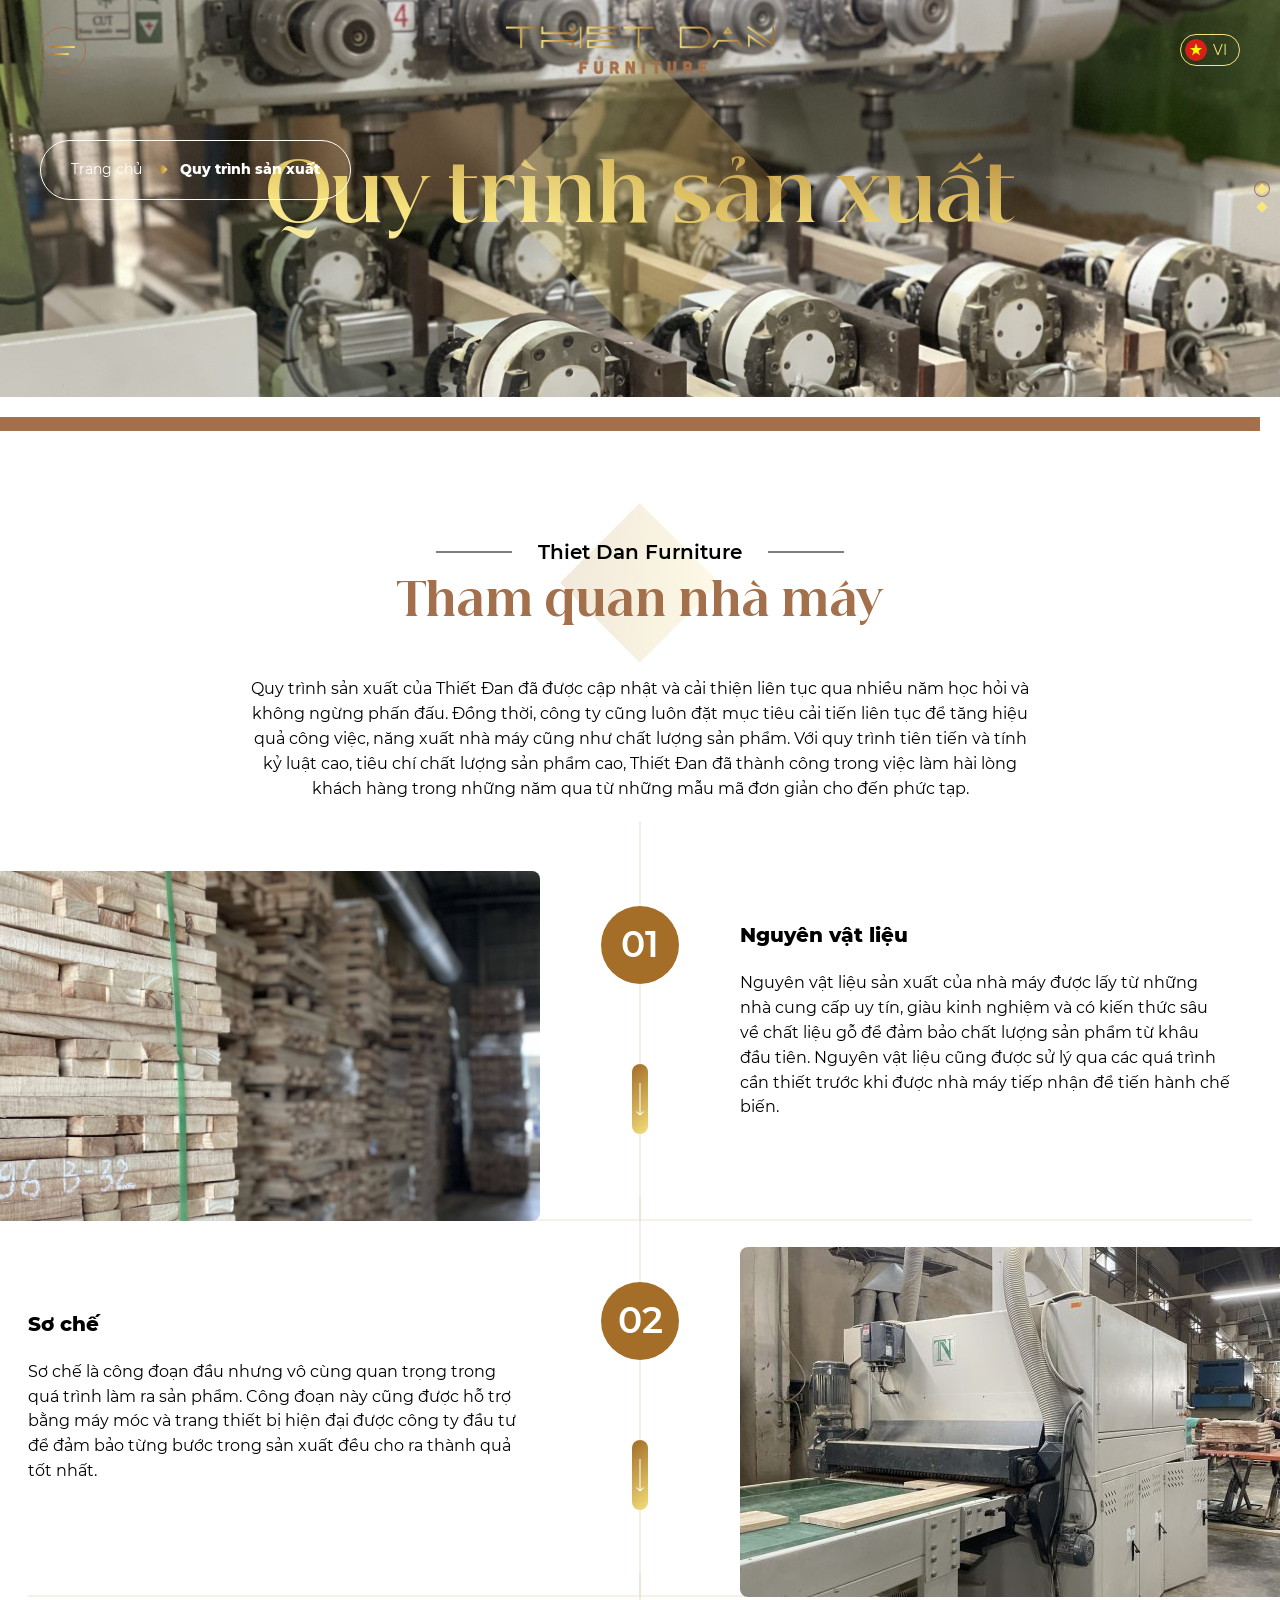
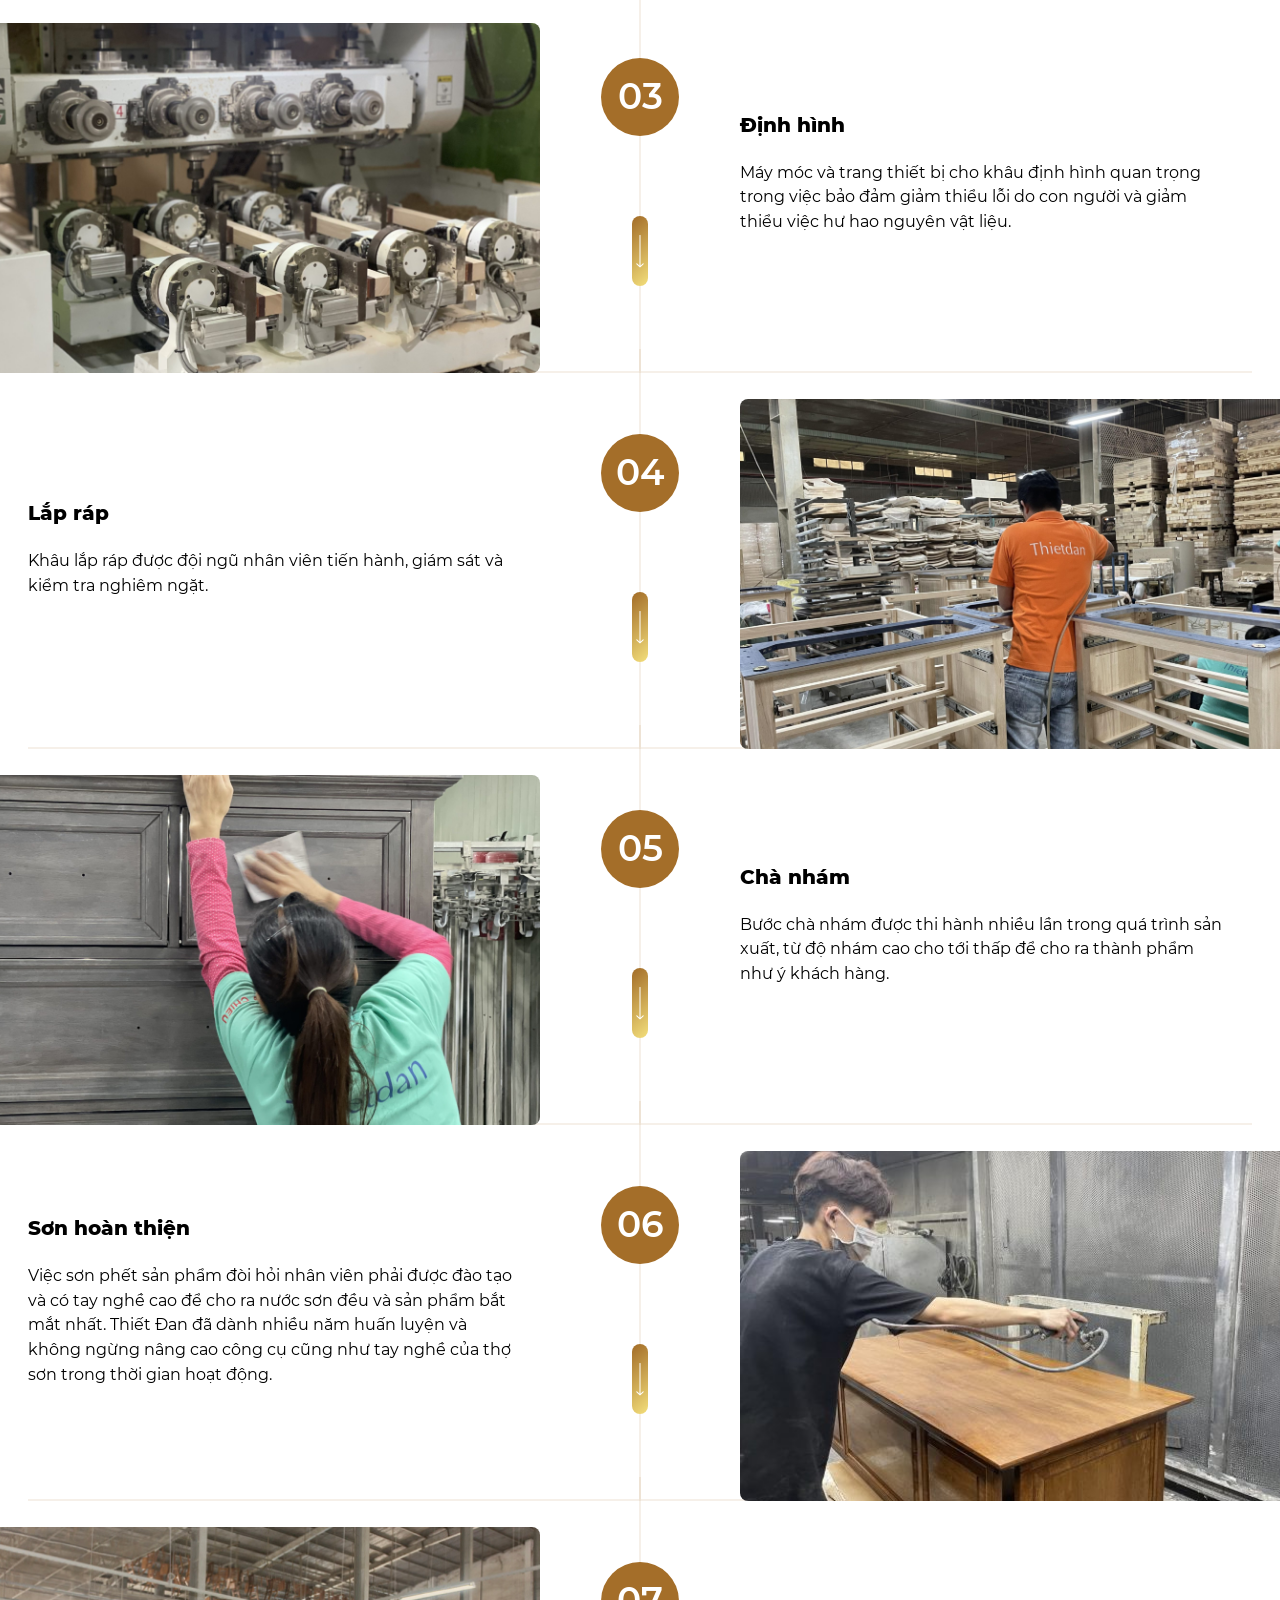
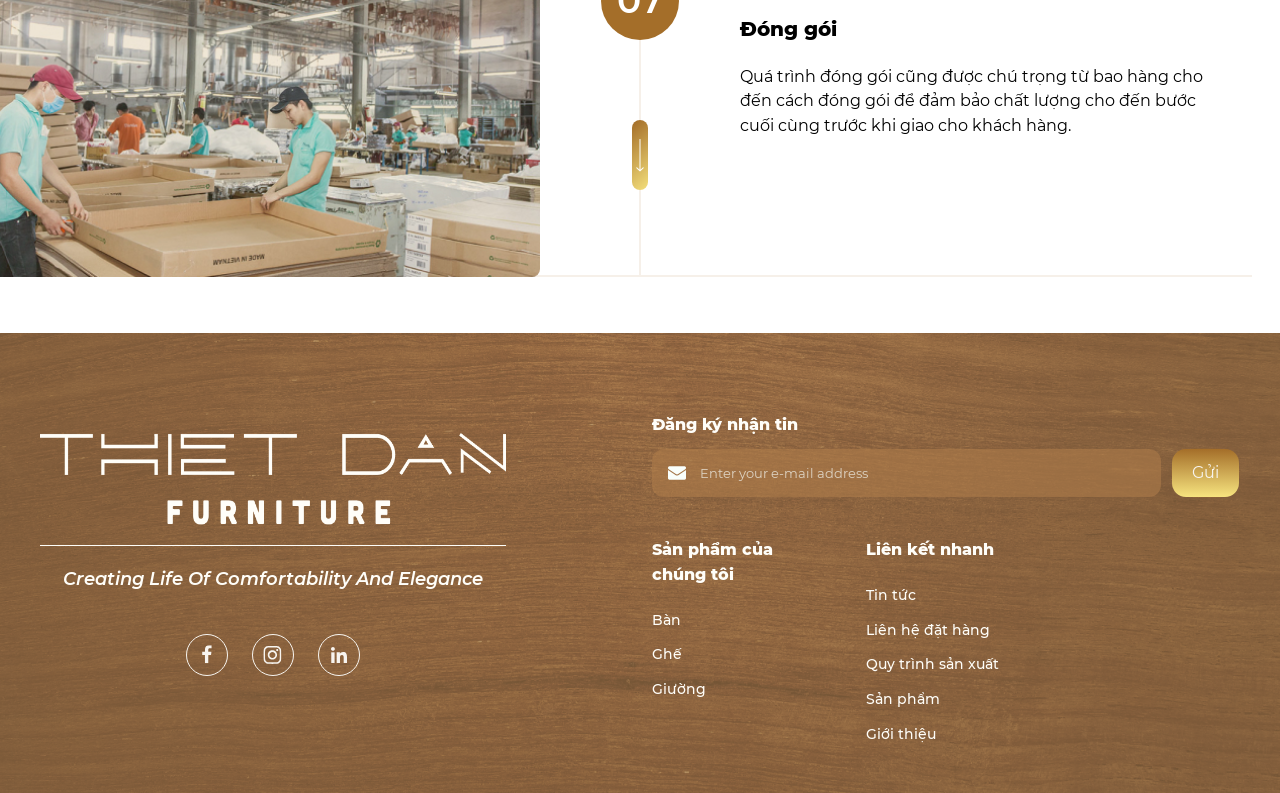
<file: procedure.html>
<!doctype html>
<html dir="ltr" lang="vi">

<head>
  <meta charset="utf-8" />
  <meta http-equiv="X-UA-Compatible" content="IE=edge" />
  <meta name="viewport" content="width=device-width, initial-scale=1, shrink-to-fit=no" />
  <title>Quy trình sản xuất - Thiet Dan Furniture</title>

  <link rel="apple-touch-icon" sizes="180x180" href="/images/favicons/apple-touch-icon.png" />
  <link rel="icon" type="image/png" sizes="32x32" href="/images/favicons/favicon-32x32.png" />
  <link rel="icon" type="image/png" sizes="16x16" href="/images/favicons/favicon-16x16.png" />
  <link rel="manifest" href="/images/favicons/site.webmanifest" />
  <link rel="mask-icon" href="/images/favicons/safari-pinned-tab.svg" color="#5bbad5" />
  <link rel="shortcut icon" href="/images/favicons/favicon.ico" />
  <meta name="msapplication-TileColor" content="#da532c" />
  <meta name="msapplication-config" content="/images/favicons/browserconfig.xml" />
  <meta name="theme-color" content="#ffffff" />

  <link rel="canonical" href="http://" />
  <meta name="title" content="Frontend Seed 5 - Title" />
  <meta name="referrer" content="unsafe-url" />
  <meta name="description" content="Frontend Seed 5 - Description" />

  <meta property="fb:app_id" content="your_app_id" />
  <meta property="og:locale" content="en_US" />
  <meta property="og:type" content="article" />
  <meta property="og:title" content="" />
  <meta property="og:description" content="" />
  <meta property="og:url" content="" />
  <meta property="og:site_name" content="" />
  <meta property="article:publisher" content="" />
  <meta property="article:section" content="Article" />
  <meta property="article:published_time" content="" />
  <meta property="article:modified_time" content="" />
  <meta property="og:updated_time" content="" />
  <meta property="og:image" content="" />

  <meta name="twitter:card" content="summary" />
  <meta name="twitter:description" content="" />
  <meta name="twitter:title" content="" />
  <meta name="twitter:site" content="" />
  <meta name="twitter:image" content="" />
  <meta name="twitter:creator" content="" />
  <!-- App CSS -->
  <style>
    :root {
      --theme-color: #007bff;
      --bg-color: #ffffff;
    }

    html {
      box-sizing: border-box;
    }

    *,
    *::before,
    *::after {
      box-sizing: inherit;
    }

    .app-loading {
      background: var(--bg-color);
      position: absolute;
      top: 0;
      left: 0;
      right: 0;
      z-index: 9999;
      height: 100vh;
      display: flex;
      justify-content: center;
      align-items: center;
    }

    @keyframes bouncing-loader {
      to {
        opacity: 0.1;
        transform: translate3d(0, -1rem, 0);
      }
    }

    .app-loading .bouncing-loader {
      display: flex;
      justify-content: center;
    }

    .app-loading .bouncing-loader>div {
      width: 1rem;
      height: 1rem;
      margin: 3rem 0.2rem;
      background: var(--theme-color);
      border-radius: 50%;
      animation: bouncing-loader 0.6s infinite alternate;
    }

    .app-loading .bouncing-loader>div:nth-child(2) {
      animation-delay: 0.2s;
    }

    .app-loading .bouncing-loader>div:nth-child(3) {
      animation-delay: 0.4s;
    }
  </style>

  <!-- Script WP -->
  <script type="text/javascript" src="js/jquery/jquery.min.js" id="jquery-core-js"></script>
  <script type="text/javascript" src="js/jquery/jquery-migrate.min.js" id="jquery-migrate-js"></script>
  <!-- Script WP end -->

  <!--<link rel='preload' href='dist/app.min.css' as='style' onload="this.onload=null;this.rel='stylesheet'">
  <noscript>
    <link rel="stylesheet" href="dist/app.min.css">
  </noscript>-->
  <link rel="stylesheet" href="css/style.css" />
  <!-- <link rel="stylesheet" href="customs/style.css" /> -->
  <link rel="stylesheet" href="css/style-rm.css" />
  <link rel="stylesheet" href="css/backdoor.css" />
</head>

<body>
  <div class="app-loading">
    <div class="bouncing-loader">
      <div></div>
      <div></div>
      <div></div>
    </div>
  </div>
  <div class="wrapper" id="site_wrapper">
    <header class="hd">
      <div class="container">
        <div class="hd-wr">
          <div class="hd-burger" id="hamburger">
            <div class="burger">
              <div class="hamburger">
                <span class="line"></span>
                <span class="line"></span>
              </div>
            </div>
          </div>
          <div class="custom-logo-link">
            <a href="index.html" class="header-icon" rel="home" itemprop="url">
              <div class="icon">
                <img width="1145" height="205" src="images/uploads/2023/08/Logo-1.png" class="header-logo-image" alt=""
                  decoding="async" />
              </div>
            </a>
          </div>
          <div class="lg">
            <div class="lang">
              <div class="lg-head">
                <img src="images/uploads/flags/758158.svg" alt="" />

                <span class="text"> VI </span>

                <!-- <i class="fa-solid fa-caret-down"></i> -->
              </div>
              <ul class="lg-list">
                <a href="index.html" class="lg-head en">
                  <!-- <span class="icon"> -->
                  <img src="images/uploads/flags/Britain-64.svg" alt="" />
                  <!-- </span> -->
                  <span class="text"> EN </span>
                </a>
              </ul>
            </div>
          </div>
          <!--  -->
        </div>
      </div>
      <div class="mobile-overlay"></div>
      <div class="mobile">
        <div class="mobile-con">
          <div class="mobile-wr">
            <div class="mobile-nav">
              <div class="menu-nav">
                <ul id="menu-main-menu-vietnamese" class="menu-list">
                  <li
                    class="menu-item menu-item menu-item-type-post_type menu-item-object-page menu-item-home current-menu-item page_item page-item-527 current_page_item">
                    <a class="menu-link" href="index.html">Trang chủ</a>
                  </li>
                  <li class="menu-item menu-item menu-item-type-post_type menu-item-object-page">
                    <a class="menu-link" href="about.html">Giới thiệu</a>
                  </li>
                  <li class="menu-item menu-item menu-item-type-post_type menu-item-object-page">
                    <a class="menu-link" href="product.html">Sản phẩm</a>
                  </li>
                  <li class="menu-item menu-item menu-item-type-post_type menu-item-object-page">
                    <a class="menu-link" href="procedure.html">Quy trình sản
                      xuất</a>
                  </li>
                  <li class="menu-item menu-item menu-item-type-post_type menu-item-object-page">
                    <a class="menu-link" href="news.html">Tin tức</a>
                  </li>
                  <li class="menu-item menu-item menu-item-type-post_type menu-item-object-page">
                    <a class="menu-link" href="contact.html">Liên hệ đặt hàng</a>
                  </li>
                </ul>
              </div>
            </div>
          </div>
          <div class="mobile-td">
            <img src="assets/img/mb-td.png" alt="" />
          </div>
        </div>
      </div>
    </header>
    <main class="main pt-none">
      <!--  -->
      <div class="re">
        <section class="custom-banner">
          <div class="custom-banner-main">
            <div class="swiper">
              <div class="swiper-wrapper">
                <div class="swiper-slide">
                  <div class="banner-wrapper">
                    <div class="banner-img">
                      <img width="2560" height="1920" src="images/uploads/2024/01/IMG_0085-1-scaled.jpg"
                        class="attachment-full size-full" alt="" decoding="async" />
                    </div>
                    <div class="container">
                      <div class="mini-content">
                        <h1 class="mini-title">Quy trình sản xuất</h1>
                        <div class="mini-content-img">
                          <img src="assets/images/diamond-svg-bg.svg" alt="" />
                        </div>
                      </div>
                    </div>
                  </div>
                </div>
                <div class="swiper-slide">
                  <div class="banner-wrapper">
                    <div class="banner-img">
                      <img width="2560" height="1920" src="images/uploads/2024/01/IMG_0074-1-scaled.jpg"
                        class="attachment-full size-full" alt="" decoding="async" />
                    </div>
                    <div class="container">
                      <div class="mini-content">
                        <h1 class="mini-title">Quy trình sản xuất</h1>
                        <div class="mini-content-img">
                          <img src="assets/images/diamond-svg-bg.svg" alt="" />
                        </div>
                      </div>
                    </div>
                  </div>
                </div>
              </div>
            </div>
            <div class="swiper-pagination"></div>
          </div>
        </section>
        <div class="custom-line">
          <div class="line-item left"></div>
        </div>
        <div class="breadcrumb-cs">
          <div class="container">
            <div class="breadcrumb">
              <ul class="breadcrumb-list">
                <li class="breadcrumb-item">
                  <a href="index.html" class="breadcrumb-link">
                    Trang chủ
                  </a>
                </li>
                <li class="breadcrumb-item current">
                  <a href="javascript:;" class="breadcrumb-link">
                    <span class="breadcrumb-diamond">
                      <img src="assets/images/daimond.png" alt="" />
                    </span>
                    Quy trình sản xuất
                  </a>
                </li>
              </ul>
            </div>
          </div>
        </div>
      </div>

      <div class="process-content">
        <div class="container">
          <div class="title-text">
            <div class="title-text-head">
              <h3 class="title-mini-text">Thiet Dan Furniture</h3>
            </div>
            <h4 class="title-big-text">Tham quan nhà máy</h4>
            <div class="title-bg-prod">
              <div class="title-bg-prod-img">
                <img src="assets/images/bg-title-product.png" alt="" />
              </div>
            </div>
          </div>
          <div class="process-text">
            <span class="process-text-item">
              Quy trình sản xuất của Thiết Đan đã được cập nhật và cải thiện
              liên tục qua nhiều năm học hỏi và không ngừng phấn đấu. Đồng
              thời, công ty cũng luôn đặt mục tiêu cải tiến liên tục để tăng
              hiệu quả công việc, năng xuất nhà máy cũng như chất lượng sản
              phẩm. Với quy trình tiên tiến và tính kỷ luật cao, tiêu chí chất
              lượng sản phẩm cao, Thiết Đan đã thành công trong việc làm hài
              lòng khách hàng trong những năm qua từ những mẫu mã đơn giản cho
              đến phức tạp.
            </span>
          </div>
          <div class="process-wrapper">
            <div class="process-item row">
              <div class="process-left p" data-aos="zoom-in">
                <h4 class="title">Nguyên vật liệu</h4>
                <p class="text">
                  Nguyên vật liệu sản xuất của nhà máy được lấy từ những nhà
                  cung cấp uy tín, giàu kinh nghiệm và có kiến thức sâu về
                  chất liệu gỗ để đảm bảo chất lượng sản phẩm từ khâu đầu
                  tiên. Nguyên vật liệu cũng được sử lý qua các quá trình cần
                  thiết trước khi được nhà máy tiếp nhận để tiến hành chế
                  biến.
                </p>
              </div>

              <div class="process-right o">
                <div class="process-img" data-aos="zoom-in">
                  <img width="2560" height="1920" src="images/uploads/2023/08/IMG_7675-scaled.jpg"
                    class="attachment-full size-full" alt="" decoding="async" loading="lazy" />
                </div>
                <div class="process-scroll" data-aos="zoom-in">
                  <span class="num">01</span>
                  <span class="icon">
                    <img src="assets/images/process-arrow-icon.svg" alt="" />
                  </span>
                </div>
              </div>
            </div>
            <div class="process-item row">
              <div class="process-left" data-aos="zoom-in">
                <h4 class="title">Sơ chế</h4>
                <p class="text">
                  Sơ chế là công đoạn đầu nhưng vô cùng quan trọng trong quá
                  trình làm ra sản phẩm. Công đoạn này cũng được hỗ trợ bằng
                  máy móc và trang thiết bị hiện đại được công ty đầu tư để
                  đảm bảo từng bước trong sản xuất đều cho ra thành quả tốt
                  nhất.
                </p>
              </div>

              <div class="process-right">
                <div class="process-img" data-aos="zoom-in">
                  <img width="612" height="459" src="images/uploads/2023/09/IMG_7195_2-scaled-e1694575475720.jpg"
                    class="attachment-full size-full" alt="" decoding="async" loading="lazy" />
                </div>
                <div class="process-scroll" data-aos="zoom-in">
                  <span class="num">02</span>
                  <span class="icon">
                    <img src="assets/images/process-arrow-icon.svg" alt="" />
                  </span>
                </div>
              </div>
            </div>
            <div class="process-item row">
              <div class="process-left p" data-aos="zoom-in">
                <h4 class="title">Định hình</h4>
                <p class="text">
                  Máy móc và trang thiết bị cho khâu định hình quan trọng
                  trong việc bảo đảm giảm thiểu lỗi do con người và giảm thiểu
                  việc hư hao nguyên vật liệu.
                </p>
              </div>

              <div class="process-right o">
                <div class="process-img" data-aos="zoom-in">
                  <img width="2560" height="1920" src="images/uploads/2024/01/IMG_0085-1-scaled.jpg"
                    class="attachment-full size-full" alt="" decoding="async" loading="lazy" />
                </div>
                <div class="process-scroll" data-aos="zoom-in">
                  <span class="num">03</span>
                  <span class="icon">
                    <img src="assets/images/process-arrow-icon.svg" alt="" />
                  </span>
                </div>
              </div>
            </div>
            <div class="process-item row">
              <div class="process-left" data-aos="zoom-in">
                <h4 class="title">Lắp ráp</h4>
                <p class="text">
                  Khâu lắp ráp được đội ngũ nhân viên tiến hành, giám sát và
                  kiểm tra nghiêm ngặt.
                </p>
              </div>

              <div class="process-right">
                <div class="process-img" data-aos="zoom-in">
                  <img width="2560" height="1920" src="images/uploads/2023/08/IMG_7411-scaled.jpg"
                    class="attachment-full size-full" alt="" decoding="async" loading="lazy" />
                </div>
                <div class="process-scroll" data-aos="zoom-in">
                  <span class="num">04</span>
                  <span class="icon">
                    <img src="assets/images/process-arrow-icon.svg" alt="" />
                  </span>
                </div>
              </div>
            </div>
            <div class="process-item row">
              <div class="process-left p" data-aos="zoom-in">
                <h4 class="title">Chà nhám</h4>
                <p class="text">
                  Bước chà nhám được thi hành nhiều lần trong quá trình sản
                  xuất, từ độ nhám cao cho tới thấp để cho ra thành phẩm như ý
                  khách hàng.
                </p>
              </div>

              <div class="process-right o">
                <div class="process-img" data-aos="zoom-in">
                  <img width="2560" height="1920" src="images/uploads/2023/08/IMG_7707-scaled.jpg"
                    class="attachment-full size-full" alt="" decoding="async" loading="lazy" />
                </div>
                <div class="process-scroll" data-aos="zoom-in">
                  <span class="num">05</span>
                  <span class="icon">
                    <img src="assets/images/process-arrow-icon.svg" alt="" />
                  </span>
                </div>
              </div>
            </div>
            <div class="process-item row">
              <div class="process-left" data-aos="zoom-in">
                <h4 class="title">Sơn hoàn thiện</h4>
                <p class="text">
                  Việc sơn phết sản phẩm đòi hỏi nhân viên phải được đào tạo
                  và có tay nghề cao để cho ra nước sơn đều và sản phẩm bắt
                  mắt nhất. Thiết Đan đã dành nhiều năm huấn luyện và không
                  ngừng nâng cao công cụ cũng như tay nghề của thợ sơn trong
                  thời gian hoạt động.
                </p>
              </div>

              <div class="process-right">
                <div class="process-img" data-aos="zoom-in">
                  <img width="2560" height="1920" src="images/uploads/2023/08/IMG_7274-scaled-e1694661790999.jpg"
                    class="attachment-full size-full" alt="" decoding="async" loading="lazy" />
                </div>
                <div class="process-scroll" data-aos="zoom-in">
                  <span class="num">06</span>
                  <span class="icon">
                    <img src="assets/images/process-arrow-icon.svg" alt="" />
                  </span>
                </div>
              </div>
            </div>
            <div class="process-item row">
              <div class="process-left p" data-aos="zoom-in">
                <h4 class="title">Đóng gói</h4>
                <p class="text">
                  Quá trình đóng gói cũng được chú trọng từ bao hàng cho đến
                  cách đóng gói để đảm bảo chất lượng cho đến bước cuối cùng
                  trước khi giao cho khách hàng.
                </p>
              </div>

              <div class="process-right o">
                <div class="process-img" data-aos="zoom-in">
                  <img width="607" height="346" src="images/uploads/2023/08/media-img-6.jpg"
                    class="attachment-full size-full" alt="" decoding="async" loading="lazy" />
                </div>
                <div class="process-scroll" data-aos="zoom-in">
                  <span class="num">07</span>
                  <span class="icon">
                    <img src="assets/images/process-arrow-icon.svg" alt="" />
                  </span>
                </div>
              </div>
            </div>
          </div>
        </div>
      </div>
    </main>
    <footer class="footer">
      <div class="footer-bg">
        <img src="assets/images/footer-bg.png" alt="" />
      </div>
      <div class="container">
        <div class="footer-wrapper">
          <div class="footer-top row">
            <div class="footer-left col">
              <div class="footer-logo">
                <img src="images/uploads/2023/08/footer-logo.png" alt="" />
              </div>
              <div class="footer-sologan">
                <p class="footer-text">
                  Creating Life Of Comfortability And Elegance
                </p>
              </div>
              <div class="footer-social">
                <ul class="social-list">
                  <li class="social-item">
                    <a href="" class="social-item-link">
                      <img src="images/uploads/2023/08/fb-svg.svg" alt="" />
                    </a>
                  </li>
                  <li class="social-item">
                    <a href="" class="social-item-link">
                      <img src="images/uploads/2023/08/instagram-2.svg" alt="" />
                    </a>
                  </li>
                  <li class="social-item">
                    <a href="" class="social-item-link">
                      <img src="images/uploads/2023/08/link-svg.svg" alt="" />
                    </a>
                  </li>
                </ul>
              </div>
            </div>
            <div class="footer-right col">
              <div class="footer-email">
                <div class="title">
                  <span class="title-text">Đăng ký nhận tin</span>
                </div>

                <div class="wpcf7 no-js" id="wpcf7-f593-o2" lang="vi" dir="ltr">
                  <div class="screen-reader-response">
                    <p role="status" aria-live="polite" aria-atomic="true"></p>
                    <ul></ul>
                  </div>
                  <form action="/vi/#wpcf7-f593-o2" method="post" class="wpcf7-form init" aria-label="Form liên hệ"
                    novalidate="novalidate" data-status="init">
                    <div style="display: none">
                      <input type="hidden" name="_wpcf7" value="593" />
                      <input type="hidden" name="_wpcf7_version" value="5.7.5.1" />
                      <input type="hidden" name="_wpcf7_locale" value="vi" />
                      <input type="hidden" name="_wpcf7_unit_tag" value="wpcf7-f593-o2" />
                      <input type="hidden" name="_wpcf7_container_post" value="0" />
                      <input type="hidden" name="_wpcf7_posted_data_hash" value="" />
                    </div>
                    <div class="footer-input">
                      <div class="footer-input-icon">
                        <img src="assets/images/email-svg.png" alt="" />
                      </div>
                      <input class="wpcf7-form-control has-spinner wpcf7-submit input-hiden" id="submit_ft"
                        type="submit" value="Gửi đi" />
                      <span class="wpcf7-form-control-wrap" data-name="email-name"><input size="40"
                          class="wpcf7-form-control wpcf7-text wpcf7-email wpcf7-validates-as-required wpcf7-validates-as-email"
                          aria-required="true" aria-invalid="false" placeholder="Enter your e-mail address" value=""
                          type="email" name="email-name" /></span>
                      <span id="wpcf7-67d5221d8f018-wrapper" class="wpcf7-form-control-wrap Email-wrap" style="
                            display: none !important;
                            visibility: hidden !important;
                          "><label for="wpcf7-67d5221d8f018-field" class="hp-message">Please leave this field
                          empty.</label><input id="wpcf7-67d5221d8f018-field" class="wpcf7-form-control wpcf7-text"
                          type="text" name="Email" value="" size="40" tabindex="-1"
                          autocomplete="new-password" /></span>
                    </div>
                    <div class="btn-second btrn-style">
                      <div id="form_ft" class="btn-wrapper">
                        <span class="btn-text">Gửi</span>
                      </div>
                    </div>
                    <div class="wpcf7-response-output" aria-hidden="true"></div>
                  </form>
                </div>
              </div>
              <div class="footer-link row">
                <div class="footer-item col">
                  <div class="title">
                    <span class="title-text">Sản phẩm của chúng tôi</span>
                  </div>
                  <div class="footer-list">
                    <ul id="menu-footer-col-1-vietnamese" class="footer-nav-list">
                      <li class="footer-nav-link menu-item menu-item-type-taxonomy menu-item-object-category_products">
                        <a class="" href="product.html">Bàn</a>
                      </li>
                      <li class="footer-nav-link menu-item menu-item-type-taxonomy menu-item-object-category_products">
                        <a class="" href="product.html">Ghế</a>
                      </li>
                      <li class="footer-nav-link menu-item menu-item-type-taxonomy menu-item-object-category_products">
                        <a class="" href="product.html">Giường</a>
                      </li>
                    </ul>
                  </div>
                </div>
                <div class="footer-item col">
                  <div class="title">
                    <span class="title-text">Liên kết nhanh</span>
                  </div>
                  <div class="footer-list">
                    <ul id="menu-footer-col-2-vietnamese" class="footer-nav-list">
                      <li class="footer-nav-link menu-item menu-item-type-post_type menu-item-object-page">
                        <a class="" href="news.html">Tin tức</a>
                      </li>
                      <li class="footer-nav-link menu-item menu-item-type-post_type menu-item-object-page">
                        <a class="" href="contact.html">Liên hệ đặt hàng</a>
                      </li>
                      <li class="footer-nav-link menu-item menu-item-type-post_type menu-item-object-page">
                        <a class="" href="procedure.html">Quy trình sản xuất</a>
                      </li>
                      <li class="footer-nav-link menu-item menu-item-type-post_type menu-item-object-page">
                        <a class="" href="product.html">Sản phẩm</a>
                      </li>
                      <li class="footer-nav-link menu-item menu-item-type-post_type menu-item-object-page">
                        <a class="" href="about.html">Giới thiệu</a>
                      </li>
                    </ul>
                  </div>
                </div>
              </div>
            </div>
          </div>
        </div>
      </div>
    </footer>
    <div class="back-to-top backToTop">
      <div class="triangle"></div>
      <div class="triangle"></div>
      <div class="triangle"></div>
    </div>
  </div>

  <!-- Optional JavaScript -->
  <script src="https://cdn.jsdelivr.net/npm/@popperjs/core@2.11.5/dist/umd/popper.min.js"
    integrity="sha384-Xe+8cL9oJa6tN/veChSP7q+mnSPaj5Bcu9mPX5F5xIGE0DVittaqT5lorf0EI7Vk"
    crossorigin="anonymous"></script>
  <script src="https://cdn.jsdelivr.net/npm/bootstrap@5.2.0/dist/js/bootstrap.min.js"
    integrity="sha384-ODmDIVzN+pFdexxHEHFBQH3/9/vQ9uori45z4JjnFsRydbmQbmL5t1tQ0culUzyK"
    crossorigin="anonymous"></script>
  <!-- Core JavaScript -->
  <!--<script src="dist/core.min.js"></script>-->
  <script src="third_party/modernizr.min.js"></script>
  <!-- End Core JavaScript -->

  <!-- JavaScript -->
  <!--<script src="dist/app.min.js"></script>-->
  <script src="js/common.js"></script>
  <!-- <script src="customs/script.js"></script> -->
  <!-- End JavaScript -->

  <!-- JavaScript WP -->
  <script src="js/library/jquery/jquery.js"></script>
  <script src="js/library/swiper/swiper-bundle.min.js"></script>
  <script src="js/library/aos/aos.js"></script>
  <script src="js/library/select2/select2.min.js"></script>
  <script src="js/library/gallery/lightgallery-all.min.js"></script>
  <script src="js/library/jquery/jquery-migrate.js"></script>
  <script src="js/library/isotope/isotope.pkgd.min.js"></script>
  <script src="js/library/datetime/moment.min.js"></script>
  <script src="js/library/datetime/daterangepicker.min.js"></script>
  <script src="js/library/smoothscroll/SmoothScroll.min.js"></script>
  <script src="js/library/splitting/splitting.min.js"></script>
  <script src="js/library/fancybox/fancybox.umd.js"></script>
  <script src="js/library/gsap/gsap.min.js"></script>
  <script src="js/library/gsap/ScrollTrigger.min.js"></script>
  <script src="js/main.js" type="module"></script>
  <!-- JavaScript WP end -->
</body>

</html>
</file>
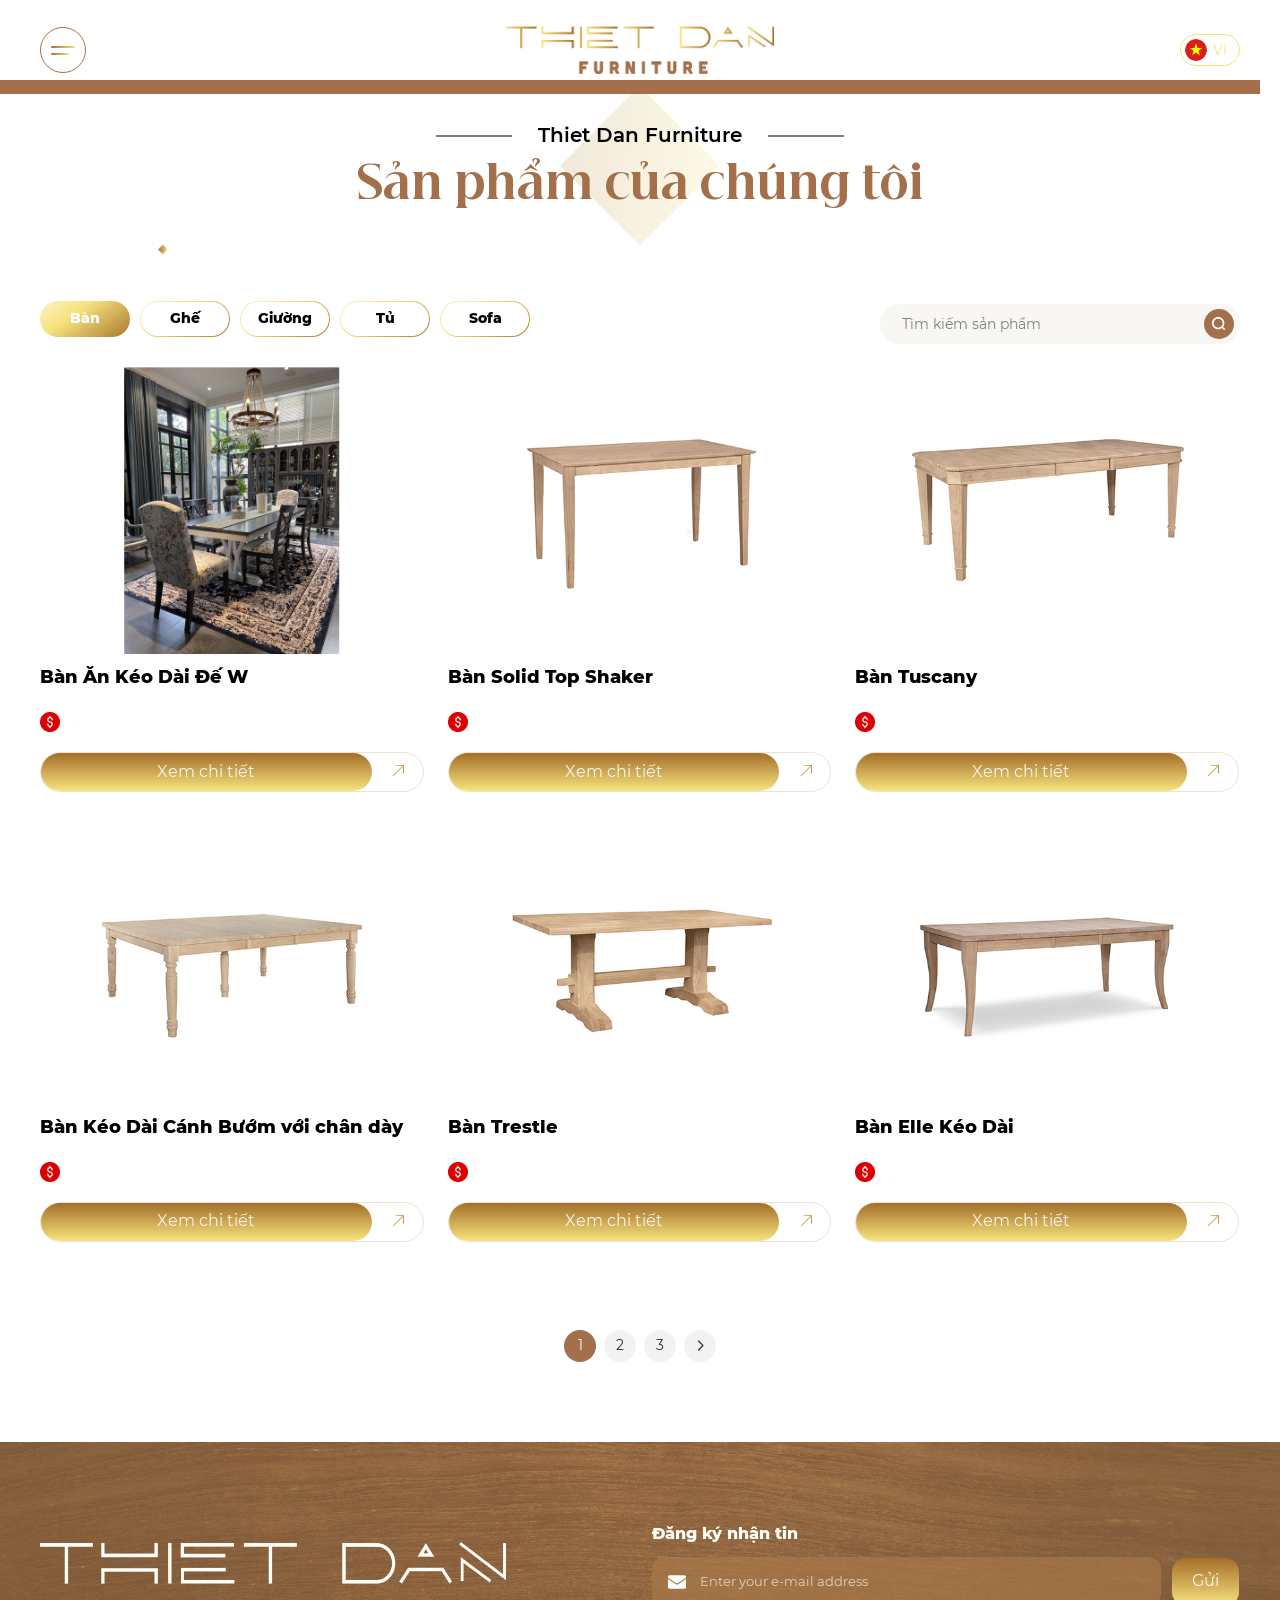
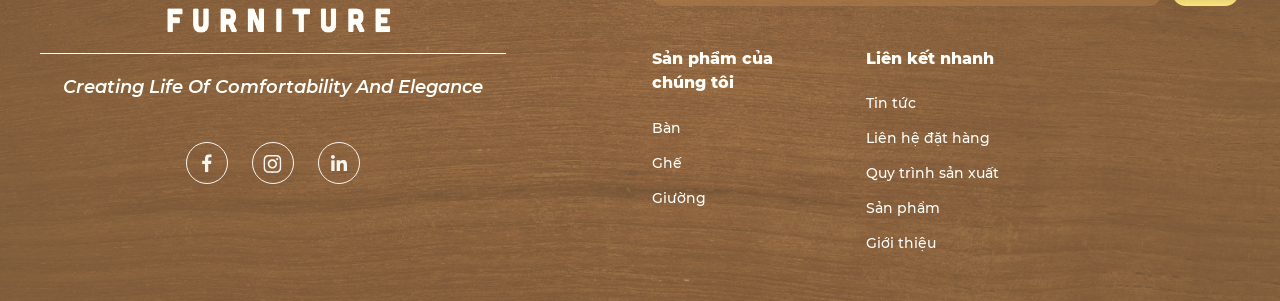
<file: product.html>
<!doctype html>
<html dir="ltr" lang="vi">

<head>
  <meta charset="utf-8" />
  <meta http-equiv="X-UA-Compatible" content="IE=edge" />
  <meta name="viewport" content="width=device-width, initial-scale=1, shrink-to-fit=no" />
  <title>Sản phẩm - Thiet Dan Furniture</title>

  <link rel="apple-touch-icon" sizes="180x180" href="/images/favicons/apple-touch-icon.png" />
  <link rel="icon" type="image/png" sizes="32x32" href="/images/favicons/favicon-32x32.png" />
  <link rel="icon" type="image/png" sizes="16x16" href="/images/favicons/favicon-16x16.png" />
  <link rel="manifest" href="/images/favicons/site.webmanifest" />
  <link rel="mask-icon" href="/images/favicons/safari-pinned-tab.svg" color="#5bbad5" />
  <link rel="shortcut icon" href="/images/favicons/favicon.ico" />
  <meta name="msapplication-TileColor" content="#da532c" />
  <meta name="msapplication-config" content="/images/favicons/browserconfig.xml" />
  <meta name="theme-color" content="#ffffff" />

  <link rel="canonical" href="http://" />
  <meta name="title" content="Frontend Seed 5 - Title" />
  <meta name="referrer" content="unsafe-url" />
  <meta name="description" content="Frontend Seed 5 - Description" />

  <meta property="fb:app_id" content="your_app_id" />
  <meta property="og:locale" content="en_US" />
  <meta property="og:type" content="article" />
  <meta property="og:title" content="" />
  <meta property="og:description" content="" />
  <meta property="og:url" content="" />
  <meta property="og:site_name" content="" />
  <meta property="article:publisher" content="" />
  <meta property="article:section" content="Article" />
  <meta property="article:published_time" content="" />
  <meta property="article:modified_time" content="" />
  <meta property="og:updated_time" content="" />
  <meta property="og:image" content="" />

  <meta name="twitter:card" content="summary" />
  <meta name="twitter:description" content="" />
  <meta name="twitter:title" content="" />
  <meta name="twitter:site" content="" />
  <meta name="twitter:image" content="" />
  <meta name="twitter:creator" content="" />
  <!-- App CSS -->
  <style>
    :root {
      --theme-color: #007bff;
      --bg-color: #ffffff;
    }

    html {
      box-sizing: border-box;
    }

    *,
    *::before,
    *::after {
      box-sizing: inherit;
    }

    .app-loading {
      background: var(--bg-color);
      position: absolute;
      top: 0;
      left: 0;
      right: 0;
      z-index: 9999;
      height: 100vh;
      display: flex;
      justify-content: center;
      align-items: center;
    }

    @keyframes bouncing-loader {
      to {
        opacity: 0.1;
        transform: translate3d(0, -1rem, 0);
      }
    }

    .app-loading .bouncing-loader {
      display: flex;
      justify-content: center;
    }

    .app-loading .bouncing-loader>div {
      width: 1rem;
      height: 1rem;
      margin: 3rem 0.2rem;
      background: var(--theme-color);
      border-radius: 50%;
      animation: bouncing-loader 0.6s infinite alternate;
    }

    .app-loading .bouncing-loader>div:nth-child(2) {
      animation-delay: 0.2s;
    }

    .app-loading .bouncing-loader>div:nth-child(3) {
      animation-delay: 0.4s;
    }
  </style>

  <!-- Script WP -->
  <script type="text/javascript" src="js/jquery/jquery.min.js" id="jquery-core-js"></script>
  <script type="text/javascript" src="js/jquery/jquery-migrate.min.js" id="jquery-migrate-js"></script>
  <!-- Script WP end -->

  <!--<link rel='preload' href='dist/app.min.css' as='style' onload="this.onload=null;this.rel='stylesheet'">
  <noscript>
    <link rel="stylesheet" href="dist/app.min.css">
  </noscript>-->
  <link rel="stylesheet" href="css/style.css" />
  <!-- <link rel="stylesheet" href="customs/style.css" /> -->
  <link rel="stylesheet" href="css/style-rm.css" />
  <link rel="stylesheet" href="css/backdoor.css" />
</head>

<body>
  <div class="app-loading">
    <div class="bouncing-loader">
      <div></div>
      <div></div>
      <div></div>
    </div>
  </div>
  <div class="wrapper" id="site_wrapper">
    <header class="hd">
      <div class="container">
        <div class="hd-wr">
          <div class="hd-burger" id="hamburger">
            <div class="burger">
              <div class="hamburger">
                <span class="line"></span>
                <span class="line"></span>
              </div>
            </div>
          </div>
          <div class="custom-logo-link">
            <a href="index.html" class="header-icon" rel="home" itemprop="url">
              <div class="icon">
                <img width="1145" height="205" src="images/uploads/2023/08/Logo-1.png" class="header-logo-image" alt=""
                  decoding="async" />
              </div>
            </a>
          </div>
          <div class="lg">
            <div class="lang">
              <div class="lg-head">
                <img src="images/uploads/flags/758158.svg" alt="" />

                <span class="text"> VI </span>

                <!-- <i class="fa-solid fa-caret-down"></i> -->
              </div>
              <ul class="lg-list">
                <a href="index.html" class="lg-head en">
                  <!-- <span class="icon"> -->
                  <img src="images/uploads/flags/Britain-64.svg" alt="" />
                  <!-- </span> -->
                  <span class="text"> EN </span>
                </a>
              </ul>
            </div>
          </div>
          <!--  -->
        </div>
      </div>
      <div class="mobile-overlay"></div>
      <div class="mobile">
        <div class="mobile-con">
          <div class="mobile-wr">
            <div class="mobile-nav">
              <div class="menu-nav">
                <ul id="menu-main-menu-vietnamese" class="menu-list">
                  <li
                    class="menu-item menu-item menu-item-type-post_type menu-item-object-page menu-item-home current-menu-item page_item page-item-527 current_page_item">
                    <a class="menu-link" href="index.html">Trang chủ</a>
                  </li>
                  <li class="menu-item menu-item menu-item-type-post_type menu-item-object-page">
                    <a class="menu-link" href="about.html">Giới thiệu</a>
                  </li>
                  <li class="menu-item menu-item menu-item-type-post_type menu-item-object-page">
                    <a class="menu-link" href="product.html">Sản phẩm</a>
                  </li>
                  <li class="menu-item menu-item menu-item-type-post_type menu-item-object-page">
                    <a class="menu-link" href="procedure.html">Quy trình sản
                      xuất</a>
                  </li>
                  <li class="menu-item menu-item menu-item-type-post_type menu-item-object-page">
                    <a class="menu-link" href="news.html">Tin tức</a>
                  </li>
                  <li class="menu-item menu-item menu-item-type-post_type menu-item-object-page">
                    <a class="menu-link" href="contact.html">Liên hệ đặt hàng</a>
                  </li>
                </ul>
              </div>
            </div>
          </div>
          <div class="mobile-td">
            <img src="assets/img/mb-td.png" alt="" />
          </div>
        </div>
      </div>
    </header>
    <main class="main pt-none">
      <form id="product" method="get">
        <div class="re">
          <div class="custom-line">
            <div class="line-item left"></div>
          </div>
          <div class="breadcrumb-cs">
            <div class="container">
              <div class="breadcrumb">
                <ul class="breadcrumb-list">
                  <li class="breadcrumb-item">
                    <a href="index.html" class="breadcrumb-link">
                      Trang chủ
                    </a>
                  </li>

                  <li class="breadcrumb-item current">
                    <a href="javascript:;" class="breadcrumb-link">
                      <span class="breadcrumb-diamond">
                        <img src="assets/images/daimond.png" alt="" />
                      </span>

                      Sản phẩm
                    </a>
                  </li>
                </ul>
              </div>
            </div>
          </div>
        </div>

        <!--  -->
        <div class="prod-content">
          <div class="container">
            <div class="title-text">
              <div class="title-text-head">
                <h3 class="title-mini-text">Thiet Dan Furniture</h3>
              </div>
              <h4 class="title-big-text">Sản phẩm của chúng tôi</h4>
              <div class="title-bg-prod">
                <div class="title-bg-prod-img">
                  <img src="assets/images/bg-title-product.png" alt="" />
                </div>
              </div>
            </div>
            <!-- tabs -->
            <div class="tabs tabJS">
              <div class="tabs-nav">
                <div class="tabs-btn">
                  <div id="btn-tab" class="tabs-link tabBtn">
                    <div class="link-wrapper">
                      <span class="link-text"> Bàn</span>
                    </div>
                  </div>
                  <div id="btn-tab" class="tabs-link tabBtn">
                    <div class="link-wrapper">
                      <span class="link-text"> Ghế</span>
                    </div>
                  </div>
                  <div id="btn-tab" class="tabs-link tabBtn">
                    <div class="link-wrapper">
                      <span class="link-text"> Giường</span>
                    </div>
                  </div>
                  <div id="btn-tab" class="tabs-link tabBtn">
                    <div class="link-wrapper">
                      <span class="link-text"> Tủ</span>
                    </div>
                  </div>
                  <div id="btn-tab" class="tabs-link tabBtn">
                    <div class="link-wrapper">
                      <span class="link-text"> Sofa</span>
                    </div>
                  </div>
                </div>
                <div class="nav-search">
                  <input name="pro" id="pro" type="text" placeholder="Tìm kiếm sản phẩm" value="" />
                  <span class="search-icon">
                    <img src="assets/images/search-svg.svg" alt="" />
                  </span>
                </div>
              </div>
              <div class="tabs-content">
                <div class="tabs-item tabPanel">
                  <div class="card-layout">
                    <div class="row">
                      <div class="card-item col">
                        <div class="card-wrapper">
                          <div class="card-head">
                            <a href="product_detail.html" class="card-img">
                              <img width="1920" height="2560" src="images/uploads/2024/09/IMG_1194-scaled.jpg"
                                class="attachment-full size-full wp-post-image" alt="" decoding="async" />
                            </a>
                          </div>
                          <div class="card-body">
                            <a href="product_detail.html" class="title">
                              Bàn Ăn Kéo Dài Đế W
                            </a>
                            <span class="color"></span>
                            <div class="price">
                              <span class="price-img">
                                <img src="assets/images/dollar.png" alt="" />
                              </span>
                              <span class="price-text"></span>
                            </div>
                            <div class="btn-second full-w">
                              <div class="btn-wrapper bg-custom">
                                <a href="product_detail.html" class="btn-text">Xem chi tiết</a>
                              </div>
                              <div class="btn-icon">
                                <i class="ti-arrow-top-right"></i>
                              </div>
                            </div>
                          </div>
                        </div>
                      </div>
                      <div class="card-item col">
                        <div class="card-wrapper">
                          <div class="card-head">
                            <a href="product_detail.html" class="card-img">
                              <img width="450" height="450" src="images/uploads/2023/10/T-6036.jpg"
                                class="attachment-full size-full wp-post-image" alt="" decoding="async"
                                loading="lazy" />
                            </a>
                          </div>
                          <div class="card-body">
                            <a href="product_detail.html" class="title">
                              Bàn Solid Top Shaker
                            </a>
                            <span class="color"></span>
                            <div class="price">
                              <span class="price-img">
                                <img src="assets/images/dollar.png" alt="" />
                              </span>
                              <span class="price-text"></span>
                            </div>
                            <div class="btn-second full-w">
                              <div class="btn-wrapper bg-custom">
                                <a href="product_detail.html" class="btn-text">Xem chi tiết</a>
                              </div>
                              <div class="btn-icon">
                                <i class="ti-arrow-top-right"></i>
                              </div>
                            </div>
                          </div>
                        </div>
                      </div>
                      <div class="card-item col">
                        <div class="card-wrapper">
                          <div class="card-head">
                            <a href="product_detail.html" class="card-img">
                              <img width="450" height="450" src="images/uploads/2023/10/T-6040XBT_T-60B.jpg"
                                class="attachment-full size-full wp-post-image" alt="" decoding="async"
                                loading="lazy" />
                            </a>
                          </div>
                          <div class="card-body">
                            <a href="product_detail.html" class="title">
                              Bàn Tuscany
                            </a>
                            <span class="color"></span>
                            <div class="price">
                              <span class="price-img">
                                <img src="assets/images/dollar.png" alt="" />
                              </span>
                              <span class="price-text"></span>
                            </div>
                            <div class="btn-second full-w">
                              <div class="btn-wrapper bg-custom">
                                <a href="product_detail.html" class="btn-text">Xem chi tiết</a>
                              </div>
                              <div class="btn-icon">
                                <i class="ti-arrow-top-right"></i>
                              </div>
                            </div>
                          </div>
                        </div>
                      </div>
                      <div class="card-item col">
                        <div class="card-wrapper">
                          <div class="card-head">
                            <a href="product_detail.html" class="card-img">
                              <img width="450" height="450" src="images/uploads/2023/10/T-6060XBT-T-71B.jpg"
                                class="attachment-full size-full wp-post-image" alt="" decoding="async"
                                loading="lazy" />
                            </a>
                          </div>
                          <div class="card-body">
                            <a href="product_detail.html" class="title">
                              Bàn Kéo Dài Cánh Bướm với chân dày
                            </a>
                            <span class="color"></span>
                            <div class="price">
                              <span class="price-img">
                                <img src="assets/images/dollar.png" alt="" />
                              </span>
                              <span class="price-text"></span>
                            </div>
                            <div class="btn-second full-w">
                              <div class="btn-wrapper bg-custom">
                                <a href="product_detail.html" class="btn-text">Xem chi tiết</a>
                              </div>
                              <div class="btn-icon">
                                <i class="ti-arrow-top-right"></i>
                              </div>
                            </div>
                          </div>
                        </div>
                      </div>
                      <div class="card-item col">
                        <div class="card-wrapper">
                          <div class="card-head">
                            <a href="product_detail.html" class="card-img">
                              <img width="450" height="450" src="images/uploads/2023/10/T-7236T_T-7236B.jpg"
                                class="attachment-full size-full wp-post-image" alt="" decoding="async"
                                loading="lazy" />
                            </a>
                          </div>
                          <div class="card-body">
                            <a href="product_detail.html" class="title">
                              Bàn Trestle
                            </a>
                            <span class="color"></span>
                            <div class="price">
                              <span class="price-img">
                                <img src="assets/images/dollar.png" alt="" />
                              </span>
                              <span class="price-text"></span>
                            </div>
                            <div class="btn-second full-w">
                              <div class="btn-wrapper bg-custom">
                                <a href="product_detail.html" class="btn-text">Xem chi tiết</a>
                              </div>
                              <div class="btn-icon">
                                <i class="ti-arrow-top-right"></i>
                              </div>
                            </div>
                          </div>
                        </div>
                      </div>
                      <div class="card-item col">
                        <div class="card-wrapper">
                          <div class="card-head">
                            <a href="product_detail.html" class="card-img">
                              <img width="450" height="450" src="images/uploads/2023/10/T-7840XT.jpg"
                                class="attachment-full size-full wp-post-image" alt="" decoding="async"
                                loading="lazy" />
                            </a>
                          </div>
                          <div class="card-body">
                            <a href="product_detail.html" class="title">
                              Bàn Elle Kéo Dài
                            </a>
                            <span class="color"></span>
                            <div class="price">
                              <span class="price-img">
                                <img src="assets/images/dollar.png" alt="" />
                              </span>
                              <span class="price-text"></span>
                            </div>
                            <div class="btn-second full-w">
                              <div class="btn-wrapper bg-custom">
                                <a href="product_detail.html" class="btn-text">Xem chi tiết</a>
                              </div>
                              <div class="btn-icon">
                                <i class="ti-arrow-top-right"></i>
                              </div>
                            </div>
                          </div>
                        </div>
                      </div>
                    </div>
                  </div>
                  <div class="prod-pagination page-numbers load-more-pagintion" data-id="31">
                    <div class="pagination-layout">
                      <ul class="page-numbers">
                        <li>
                          <span aria-current="page" class="page-numbers current">1</span>
                        </li>
                        <li>
                          <a class="page-numbers" href="product.html/page/2/">2</a>
                        </li>
                        <li>
                          <a class="page-numbers" href="product.html/page/3/">3</a>
                        </li>
                        <li>
                          <a class="next page-numbers" href="product.html/page/2/"><i
                              class="fa fa-angle-right icon"></i></a>
                        </li>
                      </ul>
                    </div>
                  </div>
                </div>
                <div class="tabs-item tabPanel">
                  <div class="card-layout">
                    <div class="row">
                      <div class="card-item col">
                        <div class="card-wrapper">
                          <div class="card-head">
                            <a href="product_detail.html" class="card-img">
                              <img width="2000" height="2000" src="images/uploads/2024/11/wishbone-2-.png"
                                class="attachment-full size-full wp-post-image" alt="" decoding="async"
                                loading="lazy" />
                            </a>
                          </div>
                          <div class="card-body">
                            <a href="product_detail.html" class="title">
                              Ghế Đan Trăng Khuyết
                            </a>
                            <span class="color"></span>
                            <div class="price">
                              <span class="price-img">
                                <img src="assets/images/dollar.png" alt="" />
                              </span>
                              <span class="price-text"></span>
                            </div>
                            <div class="btn-second full-w">
                              <div class="btn-wrapper bg-custom">
                                <a href="product_detail.html" class="btn-text">Xem chi tiết</a>
                              </div>
                              <div class="btn-icon">
                                <i class="ti-arrow-top-right"></i>
                              </div>
                            </div>
                          </div>
                        </div>
                      </div>
                      <div class="card-item col">
                        <div class="card-wrapper">
                          <div class="card-head">
                            <a href="product_detail.html" class="card-img">
                              <img width="2560" height="2560" src="images/uploads/2024/11/IMG_4547.jpg"
                                class="attachment-full size-full wp-post-image" alt="" decoding="async"
                                loading="lazy" />
                            </a>
                          </div>
                          <div class="card-body">
                            <a href="product_detail.html" class="title">
                              Ghế Đan Ánh Trăng
                            </a>
                            <span class="color"></span>
                            <div class="price">
                              <span class="price-img">
                                <img src="assets/images/dollar.png" alt="" />
                              </span>
                              <span class="price-text"></span>
                            </div>
                            <div class="btn-second full-w">
                              <div class="btn-wrapper bg-custom">
                                <a href="product_detail.html" class="btn-text">Xem chi tiết</a>
                              </div>
                              <div class="btn-icon">
                                <i class="ti-arrow-top-right"></i>
                              </div>
                            </div>
                          </div>
                        </div>
                      </div>
                      <div class="card-item col">
                        <div class="card-wrapper">
                          <div class="card-head">
                            <a href="product_detail.html" class="card-img">
                              <img width="1800" height="2400" src="images/uploads/2024/09/IMG_3403.png"
                                class="attachment-full size-full wp-post-image" alt="" decoding="async"
                                loading="lazy" />
                            </a>
                          </div>
                          <div class="card-body">
                            <a href="product_detail.html" class="title">
                              Ghế Ăn Hiện Đại
                            </a>
                            <span class="color"></span>
                            <div class="price">
                              <span class="price-img">
                                <img src="assets/images/dollar.png" alt="" />
                              </span>
                              <span class="price-text"></span>
                            </div>
                            <div class="btn-second full-w">
                              <div class="btn-wrapper bg-custom">
                                <a href="product_detail.html" class="btn-text">Xem chi tiết</a>
                              </div>
                              <div class="btn-icon">
                                <i class="ti-arrow-top-right"></i>
                              </div>
                            </div>
                          </div>
                        </div>
                      </div>
                      <div class="card-item col">
                        <div class="card-wrapper">
                          <div class="card-head">
                            <a href="product_detail.html" class="card-img">
                              <img width="1527" height="2397" src="images/uploads/2024/07/Photoroom_20240712_102757.jpg"
                                class="attachment-full size-full wp-post-image" alt="" decoding="async"
                                loading="lazy" />
                            </a>
                          </div>
                          <div class="card-body">
                            <a href="product_detail.html" class="title">
                              Ghế Gấp
                            </a>
                            <span class="color"></span>
                            <div class="price">
                              <span class="price-img">
                                <img src="assets/images/dollar.png" alt="" />
                              </span>
                              <span class="price-text"></span>
                            </div>
                            <div class="btn-second full-w">
                              <div class="btn-wrapper bg-custom">
                                <a href="product_detail.html" class="btn-text">Xem
                                  chi tiết</a>
                              </div>
                              <div class="btn-icon">
                                <i class="ti-arrow-top-right"></i>
                              </div>
                            </div>
                          </div>
                        </div>
                      </div>
                      <div class="card-item col">
                        <div class="card-wrapper">
                          <div class="card-head">
                            <a href="product_detail.html" class="card-img">
                              <img width="2560" height="1920" src="images/uploads/2024/07/IMG_1063-2-scaled.jpg"
                                class="attachment-full size-full wp-post-image" alt="" decoding="async"
                                loading="lazy" />
                            </a>
                          </div>
                          <div class="card-body">
                            <a href="product_detail.html" class="title">
                              Bộ Sofa Phong Cách Indochine
                            </a>
                            <span class="color"></span>
                            <div class="price">
                              <span class="price-img">
                                <img src="assets/images/dollar.png" alt="" />
                              </span>
                              <span class="price-text"></span>
                            </div>
                            <div class="btn-second full-w">
                              <div class="btn-wrapper bg-custom">
                                <a href="product_detail.html" class="btn-text">Xem chi tiết</a>
                              </div>
                              <div class="btn-icon">
                                <i class="ti-arrow-top-right"></i>
                              </div>
                            </div>
                          </div>
                        </div>
                      </div>
                      <div class="card-item col">
                        <div class="card-wrapper">
                          <div class="card-head">
                            <a href="product_detail.html" class="card-img">
                              <img width="450" height="450" src="images/uploads/2023/10/ci-66b.jpg"
                                class="attachment-full size-full wp-post-image" alt="" decoding="async"
                                loading="lazy" />
                            </a>
                          </div>
                          <div class="card-body">
                            <a href="product_detail.html" class="title">
                              Ghế Benson
                            </a>
                            <span class="color"></span>
                            <div class="price">
                              <span class="price-img">
                                <img src="assets/images/dollar.png" alt="" />
                              </span>
                              <span class="price-text"></span>
                            </div>
                            <div class="btn-second full-w">
                              <div class="btn-wrapper bg-custom">
                                <a href="product_detail.html" class="btn-text">Xem chi tiết</a>
                              </div>
                              <div class="btn-icon">
                                <i class="ti-arrow-top-right"></i>
                              </div>
                            </div>
                          </div>
                        </div>
                      </div>
                    </div>
                  </div>
                  <div class="prod-pagination page-numbers load-more-pagintion" data-id="33">
                    <div class="pagination-layout">
                      <ul class="page-numbers">
                        <li>
                          <span aria-current="page" class="page-numbers current">1</span>
                        </li>
                        <li>
                          <a class="page-numbers" href="product.html/page/2/">2</a>
                        </li>
                        <li>
                          <a class="page-numbers" href="product.html/page/3/">3</a>
                        </li>
                        <li>
                          <a class="page-numbers" href="product.html/page/4/">4</a>
                        </li>
                        <li>
                          <a class="next page-numbers" href="product.html/page/2/"><i
                              class="fa fa-angle-right icon"></i></a>
                        </li>
                      </ul>
                    </div>
                  </div>
                </div>
                <div class="tabs-item tabPanel">
                  <div class="card-layout">
                    <div class="row">
                      <div class="card-item col">
                        <div class="card-wrapper">
                          <div class="card-head">
                            <a href="product_detail.html" class="card-img">
                              <img width="1988" height="1500"
                                src="images/uploads/2023/10/BD-504QH_BD-504QF_BD-504QR.jpg"
                                class="attachment-full size-full wp-post-image" alt="" decoding="async"
                                loading="lazy" />
                            </a>
                          </div>
                          <div class="card-body">
                            <a href="product_detail.html" class="title">
                              Giường Queen Mission
                            </a>
                            <span class="color"></span>
                            <div class="price">
                              <span class="price-img">
                                <img src="assets/images/dollar.png" alt="" />
                              </span>
                              <span class="price-text"></span>
                            </div>
                            <div class="btn-second full-w">
                              <div class="btn-wrapper bg-custom">
                                <a href="product_detail.html" class="btn-text">Xem chi tiết</a>
                              </div>
                              <div class="btn-icon">
                                <i class="ti-arrow-top-right"></i>
                              </div>
                            </div>
                          </div>
                        </div>
                      </div>
                      <div class="card-item col">
                        <div class="card-wrapper">
                          <div class="card-head">
                            <a href="product_detail.html" class="card-img">
                              <img width="450" height="450" src="images/uploads/2023/10/BD-902.jpg"
                                class="attachment-full size-full wp-post-image" alt="" decoding="async"
                                loading="lazy" />
                            </a>
                          </div>
                          <div class="card-body">
                            <a href="product_detail.html" class="title">
                              Giường Rustic Queen
                            </a>
                            <span class="color"></span>
                            <div class="price">
                              <span class="price-img">
                                <img src="assets/images/dollar.png" alt="" />
                              </span>
                              <span class="price-text"></span>
                            </div>
                            <div class="btn-second full-w">
                              <div class="btn-wrapper bg-custom">
                                <a href="product_detail.html" class="btn-text">Xem chi tiết</a>
                              </div>
                              <div class="btn-icon">
                                <i class="ti-arrow-top-right"></i>
                              </div>
                            </div>
                          </div>
                        </div>
                      </div>
                      <div class="card-item col">
                        <div class="card-wrapper">
                          <div class="card-head">
                            <a href="product_detail.html" class="card-img">
                              <img width="450" height="450" src="images/uploads/2023/10/BD-901KH_BD-901KF_BD-901KR.jpg"
                                class="attachment-full size-full wp-post-image" alt="" decoding="async"
                                loading="lazy" />
                            </a>
                          </div>
                          <div class="card-body">
                            <a href="product_detail.html" class="title">
                              Giường Farmhouse Chic Queen
                            </a>
                            <span class="color"></span>
                            <div class="price">
                              <span class="price-img">
                                <img src="assets/images/dollar.png" alt="" />
                              </span>
                              <span class="price-text"></span>
                            </div>
                            <div class="btn-second full-w">
                              <div class="btn-wrapper bg-custom">
                                <a href="product_detail.html" class="btn-text">Xem chi tiết</a>
                              </div>
                              <div class="btn-icon">
                                <i class="ti-arrow-top-right"></i>
                              </div>
                            </div>
                          </div>
                        </div>
                      </div>
                      <div class="card-item col">
                        <div class="card-wrapper">
                          <div class="card-head">
                            <a href="product_detail.html" class="card-img">
                              <img width="450" height="450" src="images/uploads/2023/10/BD-702QH_BD-702QF_BD-504QR.jpg"
                                class="attachment-full size-full wp-post-image" alt="" decoding="async"
                                loading="lazy" />
                            </a>
                          </div>
                          <div class="card-body">
                            <a href="product_detail.html" class="title">
                              Giường Lancaster Queen
                            </a>
                            <span class="color"></span>
                            <div class="price">
                              <span class="price-img">
                                <img src="assets/images/dollar.png" alt="" />
                              </span>
                              <span class="price-text"></span>
                            </div>
                            <div class="btn-second full-w">
                              <div class="btn-wrapper bg-custom">
                                <a href="product_detail.html" class="btn-text">Xem chi tiết</a>
                              </div>
                              <div class="btn-icon">
                                <i class="ti-arrow-top-right"></i>
                              </div>
                            </div>
                          </div>
                        </div>
                      </div>
                      <div class="card-item col">
                        <div class="card-wrapper">
                          <div class="card-head">
                            <a href="product_detail.html" class="card-img">
                              <img width="450" height="450" src="images/uploads/2023/09/BD-301QH_BD-301QF_BD-301QR.jpg"
                                class="attachment-full size-full wp-post-image" alt="" decoding="async"
                                loading="lazy" />
                            </a>
                          </div>
                          <div class="card-body">
                            <a href="product_detail.html" class="title">
                              Giường Summit Queen
                            </a>
                            <span class="color"></span>
                            <div class="price">
                              <span class="price-img">
                                <img src="assets/images/dollar.png" alt="" />
                              </span>
                              <span class="price-text"></span>
                            </div>
                            <div class="btn-second full-w">
                              <div class="btn-wrapper bg-custom">
                                <a href="product_detail.html" class="btn-text">Xem chi tiết</a>
                              </div>
                              <div class="btn-icon">
                                <i class="ti-arrow-top-right"></i>
                              </div>
                            </div>
                          </div>
                        </div>
                      </div>
                      <div class="card-item col">
                        <div class="card-wrapper">
                          <div class="card-head">
                            <a href="product_detail.html" class="card-img">
                              <img width="450" height="450" src="images/uploads/2023/09/BD-201QH_BD-201QF_BD-504QR.jpg"
                                class="attachment-full size-full wp-post-image" alt="" decoding="async"
                                loading="lazy" />
                            </a>
                          </div>
                          <div class="card-body">
                            <a href="product_detail.html" class="title">
                              Giường Cottage Queen
                            </a>
                            <span class="color"></span>
                            <div class="price">
                              <span class="price-img">
                                <img src="assets/images/dollar.png" alt="" />
                              </span>
                              <span class="price-text"></span>
                            </div>
                            <div class="btn-second full-w">
                              <div class="btn-wrapper bg-custom">
                                <a href="product_detail.html" class="btn-text">Xem chi tiết</a>
                              </div>
                              <div class="btn-icon">
                                <i class="ti-arrow-top-right"></i>
                              </div>
                            </div>
                          </div>
                        </div>
                      </div>
                    </div>
                  </div>
                  <div class="prod-pagination page-numbers load-more-pagintion" data-id="32">
                    <div class="pagination-layout"></div>
                  </div>
                </div>
                <div class="tabs-item tabPanel">
                  <div class="card-layout">
                    <div class="row">
                      <div class="card-item col">
                        <div class="card-wrapper">
                          <div class="card-head">
                            <a href="product_detail.html" class="card-img">
                              <img width="450" height="450" src="images/uploads/2023/10/BD-9014.jpg"
                                class="attachment-full size-full wp-post-image" alt="" decoding="async"
                                loading="lazy" />
                            </a>
                          </div>
                          <div class="card-body">
                            <a href="product_detail.html" class="title">
                              Tủ Cửa Kéo
                            </a>
                            <span class="color"></span>
                            <div class="price">
                              <span class="price-img">
                                <img src="assets/images/dollar.png" alt="" />
                              </span>
                              <span class="price-text"></span>
                            </div>
                            <div class="btn-second full-w">
                              <div class="btn-wrapper bg-custom">
                                <a href="product_detail.html" class="btn-text">Xem chi tiết</a>
                              </div>
                              <div class="btn-icon">
                                <i class="ti-arrow-top-right"></i>
                              </div>
                            </div>
                          </div>
                        </div>
                      </div>
                      <div class="card-item col">
                        <div class="card-wrapper">
                          <div class="card-head">
                            <a href="product_detail.html" class="card-img">
                              <img width="725" height="450" src="images/uploads/2023/10/BD-9006.jpg"
                                class="attachment-full size-full wp-post-image" alt="" decoding="async"
                                loading="lazy" />
                            </a>
                          </div>
                          <div class="card-body">
                            <a href="product_detail.html" class="title">
                              Tủ 6 Ngăn Kéo
                            </a>
                            <span class="color"></span>
                            <div class="price">
                              <span class="price-img">
                                <img src="assets/images/dollar.png" alt="" />
                              </span>
                              <span class="price-text"></span>
                            </div>
                            <div class="btn-second full-w">
                              <div class="btn-wrapper bg-custom">
                                <a href="product_detail.html" class="btn-text">Xem chi tiết</a>
                              </div>
                              <div class="btn-icon">
                                <i class="ti-arrow-top-right"></i>
                              </div>
                            </div>
                          </div>
                        </div>
                      </div>
                      <div class="card-item col">
                        <div class="card-wrapper">
                          <div class="card-head">
                            <a href="product_detail.html" class="card-img">
                              <img width="450" height="500" src="images/uploads/2023/10/BD-9005.jpg"
                                class="attachment-full size-full wp-post-image" alt="" decoding="async"
                                loading="lazy" />
                            </a>
                          </div>
                          <div class="card-body">
                            <a href="product_detail.html" class="title">
                              Tủ 5 Ngăn Kéo
                            </a>
                            <span class="color"></span>
                            <div class="price">
                              <span class="price-img">
                                <img src="assets/images/dollar.png" alt="" />
                              </span>
                              <span class="price-text"></span>
                            </div>
                            <div class="btn-second full-w">
                              <div class="btn-wrapper bg-custom">
                                <a href="product_detail.html" class="btn-text">Xem chi tiết</a>
                              </div>
                              <div class="btn-icon">
                                <i class="ti-arrow-top-right"></i>
                              </div>
                            </div>
                          </div>
                        </div>
                      </div>
                      <div class="card-item col">
                        <div class="card-wrapper">
                          <div class="card-head">
                            <a href="product_detail.html" class="card-img">
                              <img width="450" height="463" src="images/uploads/2023/10/BD-7025.jpg"
                                class="attachment-full size-full wp-post-image" alt="" decoding="async"
                                loading="lazy" />
                            </a>
                          </div>
                          <div class="card-body">
                            <a href="product_detail.html" class="title">
                              Tủ Lancaster 5-Drawer Carriage
                            </a>
                            <span class="color"></span>
                            <div class="price">
                              <span class="price-img">
                                <img src="assets/images/dollar.png" alt="" />
                              </span>
                              <span class="price-text"></span>
                            </div>
                            <div class="btn-second full-w">
                              <div class="btn-wrapper bg-custom">
                                <a href="product_detail.html" class="btn-text">Xem chi tiết</a>
                              </div>
                              <div class="btn-icon">
                                <i class="ti-arrow-top-right"></i>
                              </div>
                            </div>
                          </div>
                        </div>
                      </div>
                      <div class="card-item col">
                        <div class="card-wrapper">
                          <div class="card-head">
                            <a href="product_detail.html" class="card-img">
                              <img width="450" height="594" src="images/uploads/2023/10/BD-7007.jpg"
                                class="attachment-full size-full wp-post-image" alt="" decoding="async"
                                loading="lazy" />
                            </a>
                          </div>
                          <div class="card-body">
                            <a href="product_detail.html" class="title">
                              Tủ 7 Ngăn Kéo Lancaster
                            </a>
                            <span class="color"></span>
                            <div class="price">
                              <span class="price-img">
                                <img src="assets/images/dollar.png" alt="" />
                              </span>
                              <span class="price-text"></span>
                            </div>
                            <div class="btn-second full-w">
                              <div class="btn-wrapper bg-custom">
                                <a href="product_detail.html" class="btn-text">Xem chi tiết</a>
                              </div>
                              <div class="btn-icon">
                                <i class="ti-arrow-top-right"></i>
                              </div>
                            </div>
                          </div>
                        </div>
                      </div>
                      <div class="card-item col">
                        <div class="card-wrapper">
                          <div class="card-head">
                            <a href="product_detail.html" class="card-img">
                              <img width="450" height="450" src="images/uploads/2023/09/BD-7010.jpg"
                                class="attachment-full size-full wp-post-image" alt="" decoding="async"
                                loading="lazy" />
                            </a>
                          </div>
                          <div class="card-body">
                            <a href="product_detail.html" class="title">
                              Tủ Lancaster 10-Drawer Dresser
                            </a>
                            <span class="color"></span>
                            <div class="price">
                              <span class="price-img">
                                <img src="assets/images/dollar.png" alt="" />
                              </span>
                              <span class="price-text"></span>
                            </div>
                            <div class="btn-second full-w">
                              <div class="btn-wrapper bg-custom">
                                <a href="product_detail.html" class="btn-text">Xem chi tiết</a>
                              </div>
                              <div class="btn-icon">
                                <i class="ti-arrow-top-right"></i>
                              </div>
                            </div>
                          </div>
                        </div>
                      </div>
                    </div>
                  </div>
                  <div class="prod-pagination page-numbers load-more-pagintion" data-id="34">
                    <div class="pagination-layout">
                      <ul class="page-numbers">
                        <li>
                          <span aria-current="page" class="page-numbers current">1</span>
                        </li>
                        <li>
                          <a class="page-numbers" href="product.html/page/2/">2</a>
                        </li>
                        <li>
                          <a class="next page-numbers" href="product.html/page/2/"><i
                              class="fa fa-angle-right icon"></i></a>
                        </li>
                      </ul>
                    </div>
                  </div>
                </div>
                <div class="tabs-item tabPanel">
                  <div class="card-layout">
                    <div class="row"></div>
                  </div>
                  <div class="prod-pagination page-numbers load-more-pagintion" data-id="41">
                    <div class="pagination-layout"></div>
                  </div>
                </div>
              </div>
            </div>
          </div>
        </div>
      </form>
    </main>
    <footer class="footer">
      <div class="footer-bg">
        <img src="assets/images/footer-bg.png" alt="" />
      </div>
      <div class="container">
        <div class="footer-wrapper">
          <div class="footer-top row">
            <div class="footer-left col">
              <div class="footer-logo">
                <img src="images/uploads/2023/08/footer-logo.png" alt="" />
              </div>
              <div class="footer-sologan">
                <p class="footer-text">
                  Creating Life Of Comfortability And Elegance
                </p>
              </div>
              <div class="footer-social">
                <ul class="social-list">
                  <li class="social-item">
                    <a href="" class="social-item-link">
                      <img src="images/uploads/2023/08/fb-svg.svg" alt="" />
                    </a>
                  </li>
                  <li class="social-item">
                    <a href="" class="social-item-link">
                      <img src="images/uploads/2023/08/instagram-2.svg" alt="" />
                    </a>
                  </li>
                  <li class="social-item">
                    <a href="" class="social-item-link">
                      <img src="images/uploads/2023/08/link-svg.svg" alt="" />
                    </a>
                  </li>
                </ul>
              </div>
            </div>
            <div class="footer-right col">
              <div class="footer-email">
                <div class="title">
                  <span class="title-text">Đăng ký nhận tin</span>
                </div>

                <div class="wpcf7 no-js" id="wpcf7-f593-o2" lang="vi" dir="ltr">
                  <div class="screen-reader-response">
                    <p role="status" aria-live="polite" aria-atomic="true"></p>
                    <ul></ul>
                  </div>
                  <form action="/vi/#wpcf7-f593-o2" method="post" class="wpcf7-form init" aria-label="Form liên hệ"
                    novalidate="novalidate" data-status="init">
                    <div style="display: none">
                      <input type="hidden" name="_wpcf7" value="593" />
                      <input type="hidden" name="_wpcf7_version" value="5.7.5.1" />
                      <input type="hidden" name="_wpcf7_locale" value="vi" />
                      <input type="hidden" name="_wpcf7_unit_tag" value="wpcf7-f593-o2" />
                      <input type="hidden" name="_wpcf7_container_post" value="0" />
                      <input type="hidden" name="_wpcf7_posted_data_hash" value="" />
                    </div>
                    <div class="footer-input">
                      <div class="footer-input-icon">
                        <img src="assets/images/email-svg.png" alt="" />
                      </div>
                      <input class="wpcf7-form-control has-spinner wpcf7-submit input-hiden" id="submit_ft"
                        type="submit" value="Gửi đi" />
                      <span class="wpcf7-form-control-wrap" data-name="email-name"><input size="40"
                          class="wpcf7-form-control wpcf7-text wpcf7-email wpcf7-validates-as-required wpcf7-validates-as-email"
                          aria-required="true" aria-invalid="false" placeholder="Enter your e-mail address" value=""
                          type="email" name="email-name" /></span>
                      <span id="wpcf7-67d5221d8f018-wrapper" class="wpcf7-form-control-wrap Email-wrap" style="
                            display: none !important;
                            visibility: hidden !important;
                          "><label for="wpcf7-67d5221d8f018-field" class="hp-message">Please leave this field
                          empty.</label><input id="wpcf7-67d5221d8f018-field" class="wpcf7-form-control wpcf7-text"
                          type="text" name="Email" value="" size="40" tabindex="-1"
                          autocomplete="new-password" /></span>
                    </div>
                    <div class="btn-second btrn-style">
                      <div id="form_ft" class="btn-wrapper">
                        <span class="btn-text">Gửi</span>
                      </div>
                    </div>
                    <div class="wpcf7-response-output" aria-hidden="true"></div>
                  </form>
                </div>
              </div>
              <div class="footer-link row">
                <div class="footer-item col">
                  <div class="title">
                    <span class="title-text">Sản phẩm của chúng tôi</span>
                  </div>
                  <div class="footer-list">
                    <ul id="menu-footer-col-1-vietnamese" class="footer-nav-list">
                      <li class="footer-nav-link menu-item menu-item-type-taxonomy menu-item-object-category_products">
                        <a class="" href="product.html">Bàn</a>
                      </li>
                      <li class="footer-nav-link menu-item menu-item-type-taxonomy menu-item-object-category_products">
                        <a class="" href="product.html">Ghế</a>
                      </li>
                      <li class="footer-nav-link menu-item menu-item-type-taxonomy menu-item-object-category_products">
                        <a class="" href="product.html">Giường</a>
                      </li>
                    </ul>
                  </div>
                </div>
                <div class="footer-item col">
                  <div class="title">
                    <span class="title-text">Liên kết nhanh</span>
                  </div>
                  <div class="footer-list">
                    <ul id="menu-footer-col-2-vietnamese" class="footer-nav-list">
                      <li class="footer-nav-link menu-item menu-item-type-post_type menu-item-object-page">
                        <a class="" href="news.html">Tin tức</a>
                      </li>
                      <li class="footer-nav-link menu-item menu-item-type-post_type menu-item-object-page">
                        <a class="" href="contact.html">Liên hệ đặt hàng</a>
                      </li>
                      <li class="footer-nav-link menu-item menu-item-type-post_type menu-item-object-page">
                        <a class="" href="procedure.html">Quy trình sản xuất</a>
                      </li>
                      <li class="footer-nav-link menu-item menu-item-type-post_type menu-item-object-page">
                        <a class="" href="product.html">Sản phẩm</a>
                      </li>
                      <li class="footer-nav-link menu-item menu-item-type-post_type menu-item-object-page">
                        <a class="" href="about.html">Giới thiệu</a>
                      </li>
                    </ul>
                  </div>
                </div>
              </div>
            </div>
          </div>
        </div>
      </div>
    </footer>
    <div class="back-to-top backToTop">
      <div class="triangle"></div>
      <div class="triangle"></div>
      <div class="triangle"></div>
    </div>
  </div>

  <!-- Optional JavaScript -->
  <script src="https://cdn.jsdelivr.net/npm/@popperjs/core@2.11.5/dist/umd/popper.min.js"
    integrity="sha384-Xe+8cL9oJa6tN/veChSP7q+mnSPaj5Bcu9mPX5F5xIGE0DVittaqT5lorf0EI7Vk"
    crossorigin="anonymous"></script>
  <script src="https://cdn.jsdelivr.net/npm/bootstrap@5.2.0/dist/js/bootstrap.min.js"
    integrity="sha384-ODmDIVzN+pFdexxHEHFBQH3/9/vQ9uori45z4JjnFsRydbmQbmL5t1tQ0culUzyK"
    crossorigin="anonymous"></script>
  <!-- Core JavaScript -->
  <!--<script src="dist/core.min.js"></script>-->
  <script src="third_party/modernizr.min.js"></script>
  <!-- End Core JavaScript -->

  <!-- JavaScript -->
  <!--<script src="dist/app.min.js"></script>-->
  <script src="js/common.js"></script>
  <!-- <script src="customs/script.js"></script> -->
  <!-- End JavaScript -->

  <!-- JavaScript WP -->
  <script src="js/library/jquery/jquery.js"></script>
  <script src="js/library/swiper/swiper-bundle.min.js"></script>
  <script src="js/library/aos/aos.js"></script>
  <script src="js/library/select2/select2.min.js"></script>
  <script src="js/library/gallery/lightgallery-all.min.js"></script>
  <script src="js/library/jquery/jquery-migrate.js"></script>
  <script src="js/library/isotope/isotope.pkgd.min.js"></script>
  <script src="js/library/datetime/moment.min.js"></script>
  <script src="js/library/datetime/daterangepicker.min.js"></script>
  <script src="js/library/smoothscroll/SmoothScroll.min.js"></script>
  <script src="js/library/splitting/splitting.min.js"></script>
  <script src="js/library/fancybox/fancybox.umd.js"></script>
  <script src="js/library/gsap/gsap.min.js"></script>
  <script src="js/library/gsap/ScrollTrigger.min.js"></script>
  <script src="js/main.js" type="module"></script>
  <!-- JavaScript WP end -->
</body>

</html>
</file>
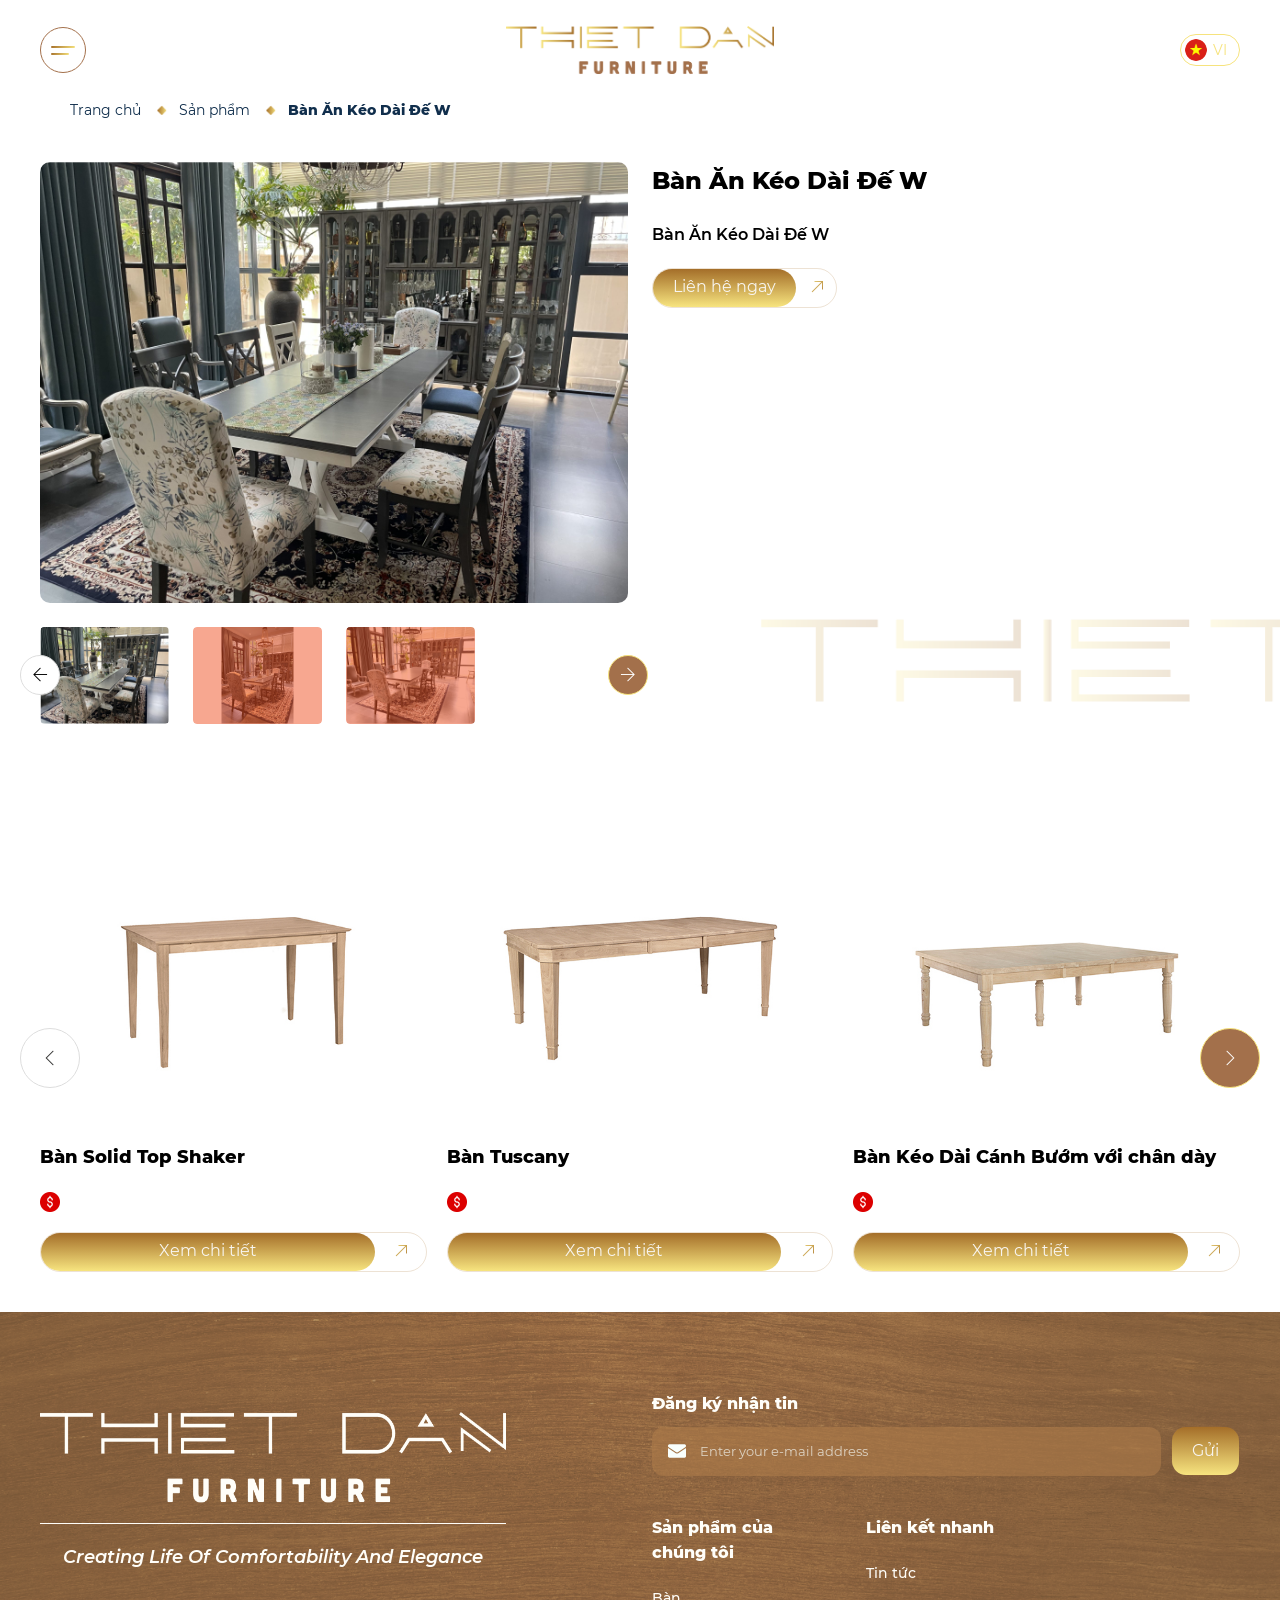
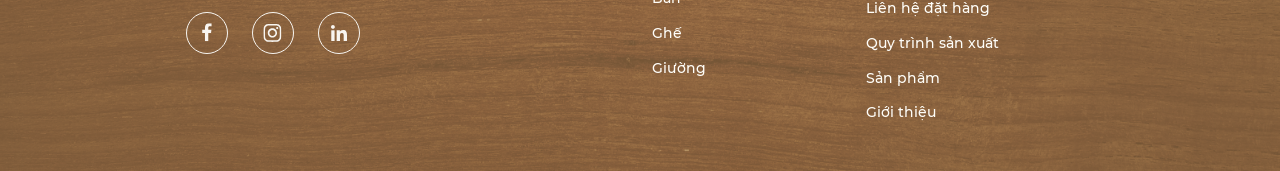
<file: product_detail.html>
<!doctype html>
<html dir="ltr" lang="vi">

<head>
  <meta charset="utf-8" />
  <meta http-equiv="X-UA-Compatible" content="IE=edge" />
  <meta name="viewport" content="width=device-width, initial-scale=1, shrink-to-fit=no" />
  <title>Chi tiết sản phẩm - Thiet Dan Furniture</title>

  <link rel="apple-touch-icon" sizes="180x180" href="/images/favicons/apple-touch-icon.png" />
  <link rel="icon" type="image/png" sizes="32x32" href="/images/favicons/favicon-32x32.png" />
  <link rel="icon" type="image/png" sizes="16x16" href="/images/favicons/favicon-16x16.png" />
  <link rel="manifest" href="/images/favicons/site.webmanifest" />
  <link rel="mask-icon" href="/images/favicons/safari-pinned-tab.svg" color="#5bbad5" />
  <link rel="shortcut icon" href="/images/favicons/favicon.ico" />
  <meta name="msapplication-TileColor" content="#da532c" />
  <meta name="msapplication-config" content="/images/favicons/browserconfig.xml" />
  <meta name="theme-color" content="#ffffff" />

  <link rel="canonical" href="http://" />
  <meta name="title" content="Frontend Seed 5 - Title" />
  <meta name="referrer" content="unsafe-url" />
  <meta name="description" content="Frontend Seed 5 - Description" />

  <meta property="fb:app_id" content="your_app_id" />
  <meta property="og:locale" content="en_US" />
  <meta property="og:type" content="article" />
  <meta property="og:title" content="" />
  <meta property="og:description" content="" />
  <meta property="og:url" content="" />
  <meta property="og:site_name" content="" />
  <meta property="article:publisher" content="" />
  <meta property="article:section" content="Article" />
  <meta property="article:published_time" content="" />
  <meta property="article:modified_time" content="" />
  <meta property="og:updated_time" content="" />
  <meta property="og:image" content="" />

  <meta name="twitter:card" content="summary" />
  <meta name="twitter:description" content="" />
  <meta name="twitter:title" content="" />
  <meta name="twitter:site" content="" />
  <meta name="twitter:image" content="" />
  <meta name="twitter:creator" content="" />
  <!-- App CSS -->
  <style>
    :root {
      --theme-color: #007bff;
      --bg-color: #ffffff;
    }

    html {
      box-sizing: border-box;
    }

    *,
    *::before,
    *::after {
      box-sizing: inherit;
    }

    .app-loading {
      background: var(--bg-color);
      position: absolute;
      top: 0;
      left: 0;
      right: 0;
      z-index: 9999;
      height: 100vh;
      display: flex;
      justify-content: center;
      align-items: center;
    }

    @keyframes bouncing-loader {
      to {
        opacity: 0.1;
        transform: translate3d(0, -1rem, 0);
      }
    }

    .app-loading .bouncing-loader {
      display: flex;
      justify-content: center;
    }

    .app-loading .bouncing-loader>div {
      width: 1rem;
      height: 1rem;
      margin: 3rem 0.2rem;
      background: var(--theme-color);
      border-radius: 50%;
      animation: bouncing-loader 0.6s infinite alternate;
    }

    .app-loading .bouncing-loader>div:nth-child(2) {
      animation-delay: 0.2s;
    }

    .app-loading .bouncing-loader>div:nth-child(3) {
      animation-delay: 0.4s;
    }
  </style>

  <!-- Script WP -->
  <script type="text/javascript" src="js/jquery/jquery.min.js" id="jquery-core-js"></script>
  <script type="text/javascript" src="js/jquery/jquery-migrate.min.js" id="jquery-migrate-js"></script>
  <!-- Script WP end -->

  <!--<link rel='preload' href='dist/app.min.css' as='style' onload="this.onload=null;this.rel='stylesheet'">
  <noscript>
    <link rel="stylesheet" href="dist/app.min.css">
  </noscript>-->
  <link rel="stylesheet" href="css/style.css" />
  <!-- <link rel="stylesheet" href="customs/style.css" /> -->
  <link rel="stylesheet" href="css/style-rm.css" />
  <link rel="stylesheet" href="css/backdoor.css" />
</head>

<body>
  <div class="app-loading">
    <div class="bouncing-loader">
      <div></div>
      <div></div>
      <div></div>
    </div>
  </div>
  <div class="wrapper" id="site_wrapper">
    <header class="hd">
      <div class="container">
        <div class="hd-wr">
          <div class="hd-burger" id="hamburger">
            <div class="burger">
              <div class="hamburger">
                <span class="line"></span>
                <span class="line"></span>
              </div>
            </div>
          </div>
          <div class="custom-logo-link">
            <a href="index.html" class="header-icon" rel="home" itemprop="url">
              <div class="icon">
                <img width="1145" height="205" src="images/uploads/2023/08/Logo-1.png" class="header-logo-image" alt=""
                  decoding="async" />
              </div>
            </a>
          </div>
          <div class="lg">
            <div class="lang">
              <div class="lg-head">
                <img src="images/uploads/flags/758158.svg" alt="" />

                <span class="text"> VI </span>

                <!-- <i class="fa-solid fa-caret-down"></i> -->
              </div>
              <ul class="lg-list">
                <a href="index.html" class="lg-head en">
                  <!-- <span class="icon"> -->
                  <img src="images/uploads/flags/Britain-64.svg" alt="" />
                  <!-- </span> -->
                  <span class="text"> EN </span>
                </a>
              </ul>
            </div>
          </div>
          <!--  -->
        </div>
      </div>
      <div class="mobile-overlay"></div>
      <div class="mobile">
        <div class="mobile-con">
          <div class="mobile-wr">
            <div class="mobile-nav">
              <div class="menu-nav">
                <ul id="menu-main-menu-vietnamese" class="menu-list">
                  <li
                    class="menu-item menu-item menu-item-type-post_type menu-item-object-page menu-item-home current-menu-item page_item page-item-527 current_page_item">
                    <a class="menu-link" href="index.html">Trang chủ</a>
                  </li>
                  <li class="menu-item menu-item menu-item-type-post_type menu-item-object-page">
                    <a class="menu-link" href="about.html">Giới thiệu</a>
                  </li>
                  <li class="menu-item menu-item menu-item-type-post_type menu-item-object-page">
                    <a class="menu-link" href="product.html">Sản phẩm</a>
                  </li>
                  <li class="menu-item menu-item menu-item-type-post_type menu-item-object-page">
                    <a class="menu-link" href="procedure.html">Quy trình sản xuất</a>
                  </li>
                  <li class="menu-item menu-item menu-item-type-post_type menu-item-object-page">
                    <a class="menu-link" href="news.html">Tin tức</a>
                  </li>
                  <li class="menu-item menu-item menu-item-type-post_type menu-item-object-page">
                    <a class="menu-link" href="contact.html">Liên hệ đặt hàng</a>
                  </li>
                </ul>
              </div>
            </div>
          </div>
          <div class="mobile-td">
            <img src="assets/img/mb-td.png" alt="" />
          </div>
        </div>
      </div>
    </header>
    <main class="main have-pd">
      <div class="container">
        <div class="breadcrumb">
          <ul class="breadcrumb-list">
            <li class="breadcrumb-item">
              <a href="index.html" class="breadcrumb-link"> Trang chủ </a>
            </li>

            <li class="breadcrumb-item">
              <a href="product.html" class="breadcrumb-link">
                <span class="breadcrumb-diamond">
                  <img src="assets/images/daimond.png" alt="" />
                </span>

                Sản phẩm
              </a>
            </li>

            <li class="breadcrumb-item current">
              <a href="javascript:;" class="breadcrumb-link">
                <span class="breadcrumb-diamond">
                  <img src="assets/images/daimond.png" alt="" />
                </span>

                Bàn Ăn Kéo Dài Đế W
              </a>
            </li>
          </ul>
        </div>
        <section class="detail-product">
          <div class="row">
            <div class="detail-left col">
              <!--  -->
              <div class="detail-swiper-main gallery">
                <div class="swiper">
                  <div class="swiper-wrapper">
                    <div class="swiper-slide">
                      <div class="detail-swiper-img gItem" data-src="images/uploads/2024/09/IMG_1985-scaled.jpg">
                        <img width="2560" height="1920" src="images/uploads/2024/09/IMG_1985-scaled.jpg"
                          class="attachment-full size-full" alt="" decoding="async" />
                      </div>
                    </div>
                    <div class="swiper-slide">
                      <div class="detail-swiper-img gItem" data-src="images/uploads/2024/09/IMG_1194-scaled.jpg">
                        <img width="1920" height="2560" src="images/uploads/2024/09/IMG_1194-scaled.jpg"
                          class="attachment-full size-full" alt="" decoding="async" />
                      </div>
                    </div>
                    <div class="swiper-slide">
                      <div class="detail-swiper-img gItem" data-src="images/uploads/2024/09/IMG_1182-scaled.jpg">
                        <img width="2560" height="1920" src="images/uploads/2024/09/IMG_1182-scaled.jpg"
                          class="attachment-full size-full" alt="" decoding="async" loading="lazy" />
                      </div>
                    </div>
                  </div>
                </div>
              </div>
              <!--  -->
              <div class="detail-slider-thumb">
                <div class="swiper">
                  <div class="swiper-wrapper">
                    <div class="swiper-slide">
                      <div class="detail-swiper-img">
                        <img width="2560" height="1920" src="images/uploads/2024/09/IMG_1985-scaled.jpg"
                          class="attachment-full size-full" alt="" decoding="async" loading="lazy" />
                      </div>
                    </div>
                    <div class="swiper-slide">
                      <div class="detail-swiper-img">
                        <img width="1920" height="2560" src="images/uploads/2024/09/IMG_1194-scaled.jpg"
                          class="attachment-full size-full" alt="" decoding="async" loading="lazy" />
                      </div>
                    </div>
                    <div class="swiper-slide">
                      <div class="detail-swiper-img">
                        <img width="2560" height="1920" src="images/uploads/2024/09/IMG_1182-scaled.jpg"
                          class="attachment-full size-full" alt="" decoding="async" loading="lazy" />
                      </div>
                    </div>
                  </div>
                </div>
                <div class="swiper-control posi plus">
                  <div class="swiper-control-btn swiper-prev">
                    <i class="ti-arrow-left"></i>
                  </div>
                  <div class="swiper-control-btn swiper-next">
                    <i class="ti-arrow-right"></i>
                  </div>
                </div>
              </div>
            </div>
            <div class="detail-right col">
              <h1 class="right-title">Bàn Ăn Kéo Dài Đế W</h1>
              <div class="right-option">
                <span class="right-op">Bàn Ăn Kéo Dài Đế W</span>
                <p class="right-text"></p>
              </div>
              <div class="right-btn">
                <a href="contact.html">
                  <div class="btn-second">
                    <div class="btn-wrapper">
                      <span class="btn-text">Liên hệ ngay</span>
                      <input type="text" name="product" value="Bàn Ăn Kéo Dài Đế W" hidden />
                    </div>
                    <div class="btn-icon">
                      <i class="ti-arrow-top-right"></i>
                    </div>
                  </div>
                </a>
              </div>
            </div>
          </div>
          <div class="detail-bg-mini">
            <img src="assets/images/detal-bg-1.png" alt="" />
          </div>
        </section>
        <section class="detail-list">
          <div class="title-text"></div>
          <div class="list-content">
            <div class="list-content-slide">
              <div class="swiper">
                <div class="swiper-wrapper">
                  <div class="swiper-slide">
                    <div class="card-item">
                      <div class="card-head">
                        <a href="product_detail.html" class="card-img">
                          <img width="450" height="450" src="images/uploads/2023/10/T-6036.jpg"
                            class="attachment-full size-full wp-post-image" alt="" decoding="async" loading="lazy" />
                        </a>
                      </div>
                      <div class="card-body">
                        <a href="product_detail.html" class="title">
                          Bàn Solid Top Shaker
                        </a>
                        <span class="color"></span>
                        <div class="price">
                          <span class="price-img">
                            <img src="assets/images/dollar.png" alt="" />
                          </span>
                          <span class="price-text"></span>
                        </div>
                        <div class="btn-second full-w">
                          <div class="btn-wrapper bg-custom">
                            <a class="btn-text">Xem chi tiết</a>
                          </div>
                          <div class="btn-icon">
                            <i class="ti-arrow-top-right"></i>
                          </div>
                        </div>
                      </div>
                    </div>
                  </div>
                  <div class="swiper-slide">
                    <div class="card-item">
                      <div class="card-head">
                        <a href="product_detail.html" class="card-img">
                          <img width="450" height="450" src="images/uploads/2023/10/T-6040XBT_T-60B.jpg"
                            class="attachment-full size-full wp-post-image" alt="" decoding="async" loading="lazy" />
                        </a>
                      </div>
                      <div class="card-body">
                        <a href="product_detail.html" class="title">
                          Bàn Tuscany
                        </a>
                        <span class="color"></span>
                        <div class="price">
                          <span class="price-img">
                            <img src="assets/images/dollar.png" alt="" />
                          </span>
                          <span class="price-text"></span>
                        </div>
                        <div class="btn-second full-w">
                          <div class="btn-wrapper bg-custom">
                            <a class="btn-text">Xem chi tiết</a>
                          </div>
                          <div class="btn-icon">
                            <i class="ti-arrow-top-right"></i>
                          </div>
                        </div>
                      </div>
                    </div>
                  </div>
                  <div class="swiper-slide">
                    <div class="card-item">
                      <div class="card-head">
                        <a href="product_detail.html" class="card-img">
                          <img width="450" height="450" src="images/uploads/2023/10/T-6060XBT-T-71B.jpg"
                            class="attachment-full size-full wp-post-image" alt="" decoding="async" loading="lazy" />
                        </a>
                      </div>
                      <div class="card-body">
                        <a href="product_detail.html" class="title">
                          Bàn Kéo Dài Cánh Bướm với chân dày
                        </a>
                        <span class="color"></span>
                        <div class="price">
                          <span class="price-img">
                            <img src="assets/images/dollar.png" alt="" />
                          </span>
                          <span class="price-text"></span>
                        </div>
                        <div class="btn-second full-w">
                          <div class="btn-wrapper bg-custom">
                            <a class="btn-text">Xem chi tiết</a>
                          </div>
                          <div class="btn-icon">
                            <i class="ti-arrow-top-right"></i>
                          </div>
                        </div>
                      </div>
                    </div>
                  </div>
                  <div class="swiper-slide">
                    <div class="card-item">
                      <div class="card-head">
                        <a href="product_detail.html" class="card-img">
                          <img width="450" height="450" src="images/uploads/2023/10/T-7236T_T-7236B.jpg"
                            class="attachment-full size-full wp-post-image" alt="" decoding="async" loading="lazy" />
                        </a>
                      </div>
                      <div class="card-body">
                        <a href="product_detail.html" class="title">
                          Bàn Trestle
                        </a>
                        <span class="color"></span>
                        <div class="price">
                          <span class="price-img">
                            <img src="assets/images/dollar.png" alt="" />
                          </span>
                          <span class="price-text"></span>
                        </div>
                        <div class="btn-second full-w">
                          <div class="btn-wrapper bg-custom">
                            <a class="btn-text">Xem chi tiết</a>
                          </div>
                          <div class="btn-icon">
                            <i class="ti-arrow-top-right"></i>
                          </div>
                        </div>
                      </div>
                    </div>
                  </div>
                  <div class="swiper-slide">
                    <div class="card-item">
                      <div class="card-head">
                        <a href="product_detail.html" class="card-img">
                          <img width="450" height="450" src="images/uploads/2023/10/T-7840XT.jpg"
                            class="attachment-full size-full wp-post-image" alt="" decoding="async" loading="lazy" />
                        </a>
                      </div>
                      <div class="card-body">
                        <a href="product_detail.html" class="title">
                          Bàn Elle Kéo Dài
                        </a>
                        <span class="color"></span>
                        <div class="price">
                          <span class="price-img">
                            <img src="assets/images/dollar.png" alt="" />
                          </span>
                          <span class="price-text"></span>
                        </div>
                        <div class="btn-second full-w">
                          <div class="btn-wrapper bg-custom">
                            <a class="btn-text">Xem chi tiết</a>
                          </div>
                          <div class="btn-icon">
                            <i class="ti-arrow-top-right"></i>
                          </div>
                        </div>
                      </div>
                    </div>
                  </div>
                  <div class="swiper-slide">
                    <div class="card-item">
                      <div class="card-head">
                        <a href="product_detail.html" class="card-img">
                          <img width="2560" height="1233" src="images/uploads/2023/10/T-9814XXT-scaled.jpg"
                            class="attachment-full size-full wp-post-image" alt="" decoding="async" loading="lazy" />
                        </a>
                      </div>
                      <div class="card-body">
                        <a href="product_detail.html" class="title">
                          Bàn Outermost
                        </a>
                        <span class="color"></span>
                        <div class="price">
                          <span class="price-img">
                            <img src="assets/images/dollar.png" alt="" />
                          </span>
                          <span class="price-text"></span>
                        </div>
                        <div class="btn-second full-w">
                          <div class="btn-wrapper bg-custom">
                            <a class="btn-text">Xem chi tiết</a>
                          </div>
                          <div class="btn-icon">
                            <i class="ti-arrow-top-right"></i>
                          </div>
                        </div>
                      </div>
                    </div>
                  </div>
                  <div class="swiper-slide">
                    <div class="card-item">
                      <div class="card-head">
                        <a href="product_detail.html" class="card-img">
                          <img width="800" height="600" src="images/uploads/2023/10/bm52-3955-2.jpg"
                            class="attachment-full size-full wp-post-image" alt="" decoding="async" loading="lazy" />
                        </a>
                      </div>
                      <div class="card-body">
                        <a href="product_detail.html" class="title">
                          Bàn BM52-3955
                        </a>
                        <span class="color"></span>
                        <div class="price">
                          <span class="price-img">
                            <img src="assets/images/dollar.png" alt="" />
                          </span>
                          <span class="price-text"></span>
                        </div>
                        <div class="btn-second full-w">
                          <div class="btn-wrapper bg-custom">
                            <a class="btn-text">Xem chi tiết</a>
                          </div>
                          <div class="btn-icon">
                            <i class="ti-arrow-top-right"></i>
                          </div>
                        </div>
                      </div>
                    </div>
                  </div>
                  <div class="swiper-slide">
                    <div class="card-item">
                      <div class="card-head">
                        <a href="product_detail.html" class="card-img">
                          <img width="800" height="600" src="images/uploads/2023/10/bm48-2559-ok.jpg"
                            class="attachment-full size-full wp-post-image" alt="" decoding="async" loading="lazy" />
                        </a>
                      </div>
                      <div class="card-body">
                        <a href="product_detail.html" class="title">
                          Bàn BM48-2559
                        </a>
                        <span class="color"></span>
                        <div class="price">
                          <span class="price-img">
                            <img src="assets/images/dollar.png" alt="" />
                          </span>
                          <span class="price-text"></span>
                        </div>
                        <div class="btn-second full-w">
                          <div class="btn-wrapper bg-custom">
                            <a class="btn-text">Xem chi tiết</a>
                          </div>
                          <div class="btn-icon">
                            <i class="ti-arrow-top-right"></i>
                          </div>
                        </div>
                      </div>
                    </div>
                  </div>
                  <div class="swiper-slide">
                    <div class="card-item">
                      <div class="card-head">
                        <a href="product_detail.html" class="card-img">
                          <img width="450" height="450" src="images/uploads/2023/09/T-36RT_T-30P_T-6P.jpg"
                            class="attachment-full size-full wp-post-image" alt="" decoding="async" loading="lazy" />
                        </a>
                      </div>
                      <div class="card-body">
                        <a href="product_detail.html" class="title">
                          Bàn tròn T-36RT / T-30P / T-6P
                        </a>
                        <span class="color"></span>
                        <div class="price">
                          <span class="price-img">
                            <img src="assets/images/dollar.png" alt="" />
                          </span>
                          <span class="price-text"></span>
                        </div>
                        <div class="btn-second full-w">
                          <div class="btn-wrapper bg-custom">
                            <a class="btn-text">Xem chi tiết</a>
                          </div>
                          <div class="btn-icon">
                            <i class="ti-arrow-top-right"></i>
                          </div>
                        </div>
                      </div>
                    </div>
                  </div>
                  <div class="swiper-slide">
                    <div class="card-item">
                      <div class="card-head">
                        <a href="product_detail.html" class="card-img">
                          <img width="450" height="450" src="images/uploads/2023/09/T-148RT_T148B-36.jpg"
                            class="attachment-full size-full wp-post-image" alt="" decoding="async" loading="lazy" />
                        </a>
                      </div>
                      <div class="card-body">
                        <a href="product_detail.html" class="title">
                          Bàn tròn T-148RT_T-148B-36 Sienna 48&#8221;
                        </a>
                        <span class="color"></span>
                        <div class="price">
                          <span class="price-img">
                            <img src="assets/images/dollar.png" alt="" />
                          </span>
                          <span class="price-text"></span>
                        </div>
                        <div class="btn-second full-w">
                          <div class="btn-wrapper bg-custom">
                            <a class="btn-text">Xem chi tiết</a>
                          </div>
                          <div class="btn-icon">
                            <i class="ti-arrow-top-right"></i>
                          </div>
                        </div>
                      </div>
                    </div>
                  </div>
                  <div class="swiper-slide">
                    <div class="card-item">
                      <div class="card-head">
                        <a href="product_detail.html" class="card-img">
                          <img width="450" height="450" src="images/uploads/2023/09/T-6060XBT_T-73G.jpg"
                            class="attachment-full size-full wp-post-image" alt="" decoding="async" loading="lazy" />
                        </a>
                      </div>
                      <div class="card-body">
                        <a href="product_detail.html" class="title">
                          Bàn T-6060XBT / T-73G Cánh Bướm
                        </a>
                        <span class="color"></span>
                        <div class="price">
                          <span class="price-img">
                            <img src="assets/images/dollar.png" alt="" />
                          </span>
                          <span class="price-text"></span>
                        </div>
                        <div class="btn-second full-w">
                          <div class="btn-wrapper bg-custom">
                            <a class="btn-text">Xem chi tiết</a>
                          </div>
                          <div class="btn-icon">
                            <i class="ti-arrow-top-right"></i>
                          </div>
                        </div>
                      </div>
                    </div>
                  </div>
                  <div class="swiper-slide">
                    <div class="card-item">
                      <div class="card-head">
                        <a href="product_detail.html" class="card-img">
                          <img width="450" height="450" src="images/uploads/2023/09/T-1672-36.jpg"
                            class="attachment-full size-full wp-post-image" alt="" decoding="async" loading="lazy" />
                        </a>
                      </div>
                      <div class="card-body">
                        <a href="product_detail.html" class="title">
                          Bàn T-1672-36 Counter
                        </a>
                        <span class="color"></span>
                        <div class="price">
                          <span class="price-img">
                            <img src="assets/images/dollar.png" alt="" />
                          </span>
                          <span class="price-text"></span>
                        </div>
                        <div class="btn-second full-w">
                          <div class="btn-wrapper bg-custom">
                            <a class="btn-text">Xem chi tiết</a>
                          </div>
                          <div class="btn-icon">
                            <i class="ti-arrow-top-right"></i>
                          </div>
                        </div>
                      </div>
                    </div>
                  </div>
                  <div class="swiper-slide">
                    <div class="card-item">
                      <div class="card-head">
                        <a href="product_detail.html" class="card-img">
                          <img width="450" height="450" src="images/uploads/2023/10/T-60RT_T-10B.jpg"
                            class="attachment-full size-full wp-post-image" alt="" decoding="async" loading="lazy" />
                        </a>
                      </div>
                      <div class="card-body">
                        <a href="product_detail.html" class="title">
                          Bàn Transitional Pedestal
                        </a>
                        <span class="color"></span>
                        <div class="price">
                          <span class="price-img">
                            <img src="assets/images/dollar.png" alt="" />
                          </span>
                          <span class="price-text"></span>
                        </div>
                        <div class="btn-second full-w">
                          <div class="btn-wrapper bg-custom">
                            <a class="btn-text">Xem chi tiết</a>
                          </div>
                          <div class="btn-icon">
                            <i class="ti-arrow-top-right"></i>
                          </div>
                        </div>
                      </div>
                    </div>
                  </div>
                </div>
              </div>
              <div class="list-control-btn">
                <div class="swiper-control-btn swiper-prev">
                  <i class="ti-angle-left"></i>
                </div>
                <div class="swiper-control-btn swiper-next">
                  <i class="ti-angle-right"></i>
                </div>
              </div>
            </div>
          </div>
        </section>
      </div>
    </main>
    <footer class="footer">
      <div class="footer-bg">
        <img src="assets/images/footer-bg.png" alt="" />
      </div>
      <div class="container">
        <div class="footer-wrapper">
          <div class="footer-top row">
            <div class="footer-left col">
              <div class="footer-logo">
                <img src="images/uploads/2023/08/footer-logo.png" alt="" />
              </div>
              <div class="footer-sologan">
                <p class="footer-text">
                  Creating Life Of Comfortability And Elegance
                </p>
              </div>
              <div class="footer-social">
                <ul class="social-list">
                  <li class="social-item">
                    <a href="" class="social-item-link">
                      <img src="images/uploads/2023/08/fb-svg.svg" alt="" />
                    </a>
                  </li>
                  <li class="social-item">
                    <a href="" class="social-item-link">
                      <img src="images/uploads/2023/08/instagram-2.svg" alt="" />
                    </a>
                  </li>
                  <li class="social-item">
                    <a href="" class="social-item-link">
                      <img src="images/uploads/2023/08/link-svg.svg" alt="" />
                    </a>
                  </li>
                </ul>
              </div>
            </div>
            <div class="footer-right col">
              <div class="footer-email">
                <div class="title">
                  <span class="title-text">Đăng ký nhận tin</span>
                </div>

                <div class="wpcf7 no-js" id="wpcf7-f593-o2" lang="vi" dir="ltr">
                  <div class="screen-reader-response">
                    <p role="status" aria-live="polite" aria-atomic="true"></p>
                    <ul></ul>
                  </div>
                  <form action="/vi/#wpcf7-f593-o2" method="post" class="wpcf7-form init" aria-label="Form liên hệ"
                    novalidate="novalidate" data-status="init">
                    <div style="display: none">
                      <input type="hidden" name="_wpcf7" value="593" />
                      <input type="hidden" name="_wpcf7_version" value="5.7.5.1" />
                      <input type="hidden" name="_wpcf7_locale" value="vi" />
                      <input type="hidden" name="_wpcf7_unit_tag" value="wpcf7-f593-o2" />
                      <input type="hidden" name="_wpcf7_container_post" value="0" />
                      <input type="hidden" name="_wpcf7_posted_data_hash" value="" />
                    </div>
                    <div class="footer-input">
                      <div class="footer-input-icon">
                        <img src="assets/images/email-svg.png" alt="" />
                      </div>
                      <input class="wpcf7-form-control has-spinner wpcf7-submit input-hiden" id="submit_ft"
                        type="submit" value="Gửi đi" />
                      <span class="wpcf7-form-control-wrap" data-name="email-name"><input size="40"
                          class="wpcf7-form-control wpcf7-text wpcf7-email wpcf7-validates-as-required wpcf7-validates-as-email"
                          aria-required="true" aria-invalid="false" placeholder="Enter your e-mail address" value=""
                          type="email" name="email-name" /></span>
                      <span id="wpcf7-67d5221d8f018-wrapper" class="wpcf7-form-control-wrap Email-wrap" style="
                            display: none !important;
                            visibility: hidden !important;
                          "><label for="wpcf7-67d5221d8f018-field" class="hp-message">Please leave this field
                          empty.</label><input id="wpcf7-67d5221d8f018-field" class="wpcf7-form-control wpcf7-text"
                          type="text" name="Email" value="" size="40" tabindex="-1"
                          autocomplete="new-password" /></span>
                    </div>
                    <div class="btn-second btrn-style">
                      <div id="form_ft" class="btn-wrapper">
                        <span class="btn-text">Gửi</span>
                      </div>
                    </div>
                    <div class="wpcf7-response-output" aria-hidden="true"></div>
                  </form>
                </div>
              </div>
              <div class="footer-link row">
                <div class="footer-item col">
                  <div class="title">
                    <span class="title-text">Sản phẩm của chúng tôi</span>
                  </div>
                  <div class="footer-list">
                    <ul id="menu-footer-col-1-vietnamese" class="footer-nav-list">
                      <li class="footer-nav-link menu-item menu-item-type-taxonomy menu-item-object-category_products">
                        <a class="" href="product.html">Bàn</a>
                      </li>
                      <li class="footer-nav-link menu-item menu-item-type-taxonomy menu-item-object-category_products">
                        <a class="" href="product.html">Ghế</a>
                      </li>
                      <li class="footer-nav-link menu-item menu-item-type-taxonomy menu-item-object-category_products">
                        <a class="" href="product.html">Giường</a>
                      </li>
                    </ul>
                  </div>
                </div>
                <div class="footer-item col">
                  <div class="title">
                    <span class="title-text">Liên kết nhanh</span>
                  </div>
                  <div class="footer-list">
                    <ul id="menu-footer-col-2-vietnamese" class="footer-nav-list">
                      <li class="footer-nav-link menu-item menu-item-type-post_type menu-item-object-page">
                        <a class="" href="news.html">Tin tức</a>
                      </li>
                      <li class="footer-nav-link menu-item menu-item-type-post_type menu-item-object-page">
                        <a class="" href="contact.html">Liên hệ đặt hàng</a>
                      </li>
                      <li class="footer-nav-link menu-item menu-item-type-post_type menu-item-object-page">
                        <a class="" href="procedure.html">Quy trình sản xuất</a>
                      </li>
                      <li class="footer-nav-link menu-item menu-item-type-post_type menu-item-object-page">
                        <a class="" href="product.html">Sản phẩm</a>
                      </li>
                      <li class="footer-nav-link menu-item menu-item-type-post_type menu-item-object-page">
                        <a class="" href="about.html">Giới thiệu</a>
                      </li>
                    </ul>
                  </div>
                </div>
              </div>
            </div>
          </div>
        </div>
      </div>
    </footer>
    <div class="back-to-top backToTop">
      <div class="triangle"></div>
      <div class="triangle"></div>
      <div class="triangle"></div>
    </div>
  </div>

  <!-- Optional JavaScript -->
  <script src="https://cdn.jsdelivr.net/npm/@popperjs/core@2.11.5/dist/umd/popper.min.js"
    integrity="sha384-Xe+8cL9oJa6tN/veChSP7q+mnSPaj5Bcu9mPX5F5xIGE0DVittaqT5lorf0EI7Vk"
    crossorigin="anonymous"></script>
  <script src="https://cdn.jsdelivr.net/npm/bootstrap@5.2.0/dist/js/bootstrap.min.js"
    integrity="sha384-ODmDIVzN+pFdexxHEHFBQH3/9/vQ9uori45z4JjnFsRydbmQbmL5t1tQ0culUzyK"
    crossorigin="anonymous"></script>
  <!-- Core JavaScript -->
  <!--<script src="dist/core.min.js"></script>-->
  <script src="third_party/modernizr.min.js"></script>
  <!-- End Core JavaScript -->

  <!-- JavaScript -->
  <!--<script src="dist/app.min.js"></script>-->
  <script src="js/common.js"></script>
  <!-- <script src="customs/script.js"></script> -->
  <!-- End JavaScript -->

  <!-- JavaScript WP -->
  <script src="js/library/jquery/jquery.js"></script>
  <script src="js/library/swiper/swiper-bundle.min.js"></script>
  <script src="js/library/aos/aos.js"></script>
  <script src="js/library/select2/select2.min.js"></script>
  <script src="js/library/gallery/lightgallery-all.min.js"></script>
  <script src="js/library/jquery/jquery-migrate.js"></script>
  <script src="js/library/isotope/isotope.pkgd.min.js"></script>
  <script src="js/library/datetime/moment.min.js"></script>
  <script src="js/library/datetime/daterangepicker.min.js"></script>
  <script src="js/library/smoothscroll/SmoothScroll.min.js"></script>
  <script src="js/library/splitting/splitting.min.js"></script>
  <script src="js/library/fancybox/fancybox.umd.js"></script>
  <script src="js/library/gsap/gsap.min.js"></script>
  <script src="js/library/gsap/ScrollTrigger.min.js"></script>
  <script src="js/main.js" type="module"></script>
  <!-- JavaScript WP end -->
</body>

</html>
</file>
<file: css/style.css>
@charset "UTF-8";
/*!--------------------------------------------------------------------------------

    Theme Name: Frontend Seed 5
    Author:     trungnghia112 <trungnghia112@gmail.com>

-----------------------------------------------------------------------------------*/
.clearfix::after {
  display: block;
  clear: both;
  content: "";
}

.text-bg-primary {
  color: #fff !important;
  background-color: RGBA(var(--bs-primary-rgb), var(--bs-bg-opacity, 1)) !important;
}

.text-bg-secondary {
  color: #fff !important;
  background-color: RGBA(var(--bs-secondary-rgb), var(--bs-bg-opacity, 1)) !important;
}

.text-bg-success {
  color: #fff !important;
  background-color: RGBA(var(--bs-success-rgb), var(--bs-bg-opacity, 1)) !important;
}

.text-bg-info {
  color: #000 !important;
  background-color: RGBA(var(--bs-info-rgb), var(--bs-bg-opacity, 1)) !important;
}

.text-bg-warning {
  color: #000 !important;
  background-color: RGBA(var(--bs-warning-rgb), var(--bs-bg-opacity, 1)) !important;
}

.text-bg-danger {
  color: #fff !important;
  background-color: RGBA(var(--bs-danger-rgb), var(--bs-bg-opacity, 1)) !important;
}

.text-bg-light {
  color: #000 !important;
  background-color: RGBA(var(--bs-light-rgb), var(--bs-bg-opacity, 1)) !important;
}

.text-bg-dark {
  color: #fff !important;
  background-color: RGBA(var(--bs-dark-rgb), var(--bs-bg-opacity, 1)) !important;
}

.link-primary {
  color: RGBA(var(--bs-primary-rgb), var(--bs-link-opacity, 1)) !important;
  text-decoration-color: RGBA(var(--bs-primary-rgb), var(--bs-link-underline-opacity, 1)) !important;
}
.link-primary:hover, .link-primary:focus {
  color: RGBA(10, 88, 202, var(--bs-link-opacity, 1)) !important;
  text-decoration-color: RGBA(10, 88, 202, var(--bs-link-underline-opacity, 1)) !important;
}

.link-secondary {
  color: RGBA(var(--bs-secondary-rgb), var(--bs-link-opacity, 1)) !important;
  text-decoration-color: RGBA(var(--bs-secondary-rgb), var(--bs-link-underline-opacity, 1)) !important;
}
.link-secondary:hover, .link-secondary:focus {
  color: RGBA(86, 94, 100, var(--bs-link-opacity, 1)) !important;
  text-decoration-color: RGBA(86, 94, 100, var(--bs-link-underline-opacity, 1)) !important;
}

.link-success {
  color: RGBA(var(--bs-success-rgb), var(--bs-link-opacity, 1)) !important;
  text-decoration-color: RGBA(var(--bs-success-rgb), var(--bs-link-underline-opacity, 1)) !important;
}
.link-success:hover, .link-success:focus {
  color: RGBA(20, 108, 67, var(--bs-link-opacity, 1)) !important;
  text-decoration-color: RGBA(20, 108, 67, var(--bs-link-underline-opacity, 1)) !important;
}

.link-info {
  color: RGBA(var(--bs-info-rgb), var(--bs-link-opacity, 1)) !important;
  text-decoration-color: RGBA(var(--bs-info-rgb), var(--bs-link-underline-opacity, 1)) !important;
}
.link-info:hover, .link-info:focus {
  color: RGBA(61, 213, 243, var(--bs-link-opacity, 1)) !important;
  text-decoration-color: RGBA(61, 213, 243, var(--bs-link-underline-opacity, 1)) !important;
}

.link-warning {
  color: RGBA(var(--bs-warning-rgb), var(--bs-link-opacity, 1)) !important;
  text-decoration-color: RGBA(var(--bs-warning-rgb), var(--bs-link-underline-opacity, 1)) !important;
}
.link-warning:hover, .link-warning:focus {
  color: RGBA(255, 205, 57, var(--bs-link-opacity, 1)) !important;
  text-decoration-color: RGBA(255, 205, 57, var(--bs-link-underline-opacity, 1)) !important;
}

.link-danger {
  color: RGBA(var(--bs-danger-rgb), var(--bs-link-opacity, 1)) !important;
  text-decoration-color: RGBA(var(--bs-danger-rgb), var(--bs-link-underline-opacity, 1)) !important;
}
.link-danger:hover, .link-danger:focus {
  color: RGBA(176, 42, 55, var(--bs-link-opacity, 1)) !important;
  text-decoration-color: RGBA(176, 42, 55, var(--bs-link-underline-opacity, 1)) !important;
}

.link-light {
  color: RGBA(var(--bs-light-rgb), var(--bs-link-opacity, 1)) !important;
  text-decoration-color: RGBA(var(--bs-light-rgb), var(--bs-link-underline-opacity, 1)) !important;
}
.link-light:hover, .link-light:focus {
  color: RGBA(249, 250, 251, var(--bs-link-opacity, 1)) !important;
  text-decoration-color: RGBA(249, 250, 251, var(--bs-link-underline-opacity, 1)) !important;
}

.link-dark {
  color: RGBA(var(--bs-dark-rgb), var(--bs-link-opacity, 1)) !important;
  text-decoration-color: RGBA(var(--bs-dark-rgb), var(--bs-link-underline-opacity, 1)) !important;
}
.link-dark:hover, .link-dark:focus {
  color: RGBA(26, 30, 33, var(--bs-link-opacity, 1)) !important;
  text-decoration-color: RGBA(26, 30, 33, var(--bs-link-underline-opacity, 1)) !important;
}

.link-body-emphasis {
  color: RGBA(var(--bs-emphasis-color-rgb), var(--bs-link-opacity, 1)) !important;
  text-decoration-color: RGBA(var(--bs-emphasis-color-rgb), var(--bs-link-underline-opacity, 1)) !important;
}
.link-body-emphasis:hover, .link-body-emphasis:focus {
  color: RGBA(var(--bs-emphasis-color-rgb), var(--bs-link-opacity, 0.75)) !important;
  text-decoration-color: RGBA(var(--bs-emphasis-color-rgb), var(--bs-link-underline-opacity, 0.75)) !important;
}

.focus-ring:focus {
  outline: 0;
  box-shadow: var(--bs-focus-ring-x, 0) var(--bs-focus-ring-y, 0) var(--bs-focus-ring-blur, 0) var(--bs-focus-ring-width) var(--bs-focus-ring-color);
}

.icon-link {
  display: inline-flex;
  gap: 0.375rem;
  align-items: center;
  text-decoration-color: rgba(var(--bs-link-color-rgb), var(--bs-link-opacity, 0.5));
  text-underline-offset: 0.25em;
  backface-visibility: hidden;
}
.icon-link > .bi {
  flex-shrink: 0;
  width: 1em;
  height: 1em;
  fill: currentcolor;
  transition: 0.2s ease-in-out transform;
}
@media (prefers-reduced-motion: reduce) {
  .icon-link > .bi {
    transition: none;
  }
}

.icon-link-hover:hover > .bi, .icon-link-hover:focus-visible > .bi {
  transform: var(--bs-icon-link-transform, translate3d(0.25em, 0, 0));
}

.ratio {
  position: relative;
  width: 100%;
}
.ratio::before {
  display: block;
  padding-top: var(--bs-aspect-ratio);
  content: "";
}
.ratio > * {
  position: absolute;
  top: 0;
  left: 0;
  width: 100%;
  height: 100%;
}

.ratio-1x1 {
  --bs-aspect-ratio: 100%;
}

.ratio-4x3 {
  --bs-aspect-ratio: 75%;
}

.ratio-16x9 {
  --bs-aspect-ratio: 56.25%;
}

.ratio-21x9 {
  --bs-aspect-ratio: 42.8571428571%;
}

.fixed-top {
  position: fixed;
  top: 0;
  right: 0;
  left: 0;
  z-index: 1030;
}

.fixed-bottom {
  position: fixed;
  right: 0;
  bottom: 0;
  left: 0;
  z-index: 1030;
}

.sticky-top {
  position: sticky;
  top: 0;
  z-index: 1020;
}

.sticky-bottom {
  position: sticky;
  bottom: 0;
  z-index: 1020;
}

@media (min-width: 576px) {
  .sticky-sm-top {
    position: sticky;
    top: 0;
    z-index: 1020;
  }
  .sticky-sm-bottom {
    position: sticky;
    bottom: 0;
    z-index: 1020;
  }
}
@media (min-width: 768px) {
  .sticky-md-top {
    position: sticky;
    top: 0;
    z-index: 1020;
  }
  .sticky-md-bottom {
    position: sticky;
    bottom: 0;
    z-index: 1020;
  }
}
@media (min-width: 992px) {
  .sticky-lg-top {
    position: sticky;
    top: 0;
    z-index: 1020;
  }
  .sticky-lg-bottom {
    position: sticky;
    bottom: 0;
    z-index: 1020;
  }
}
@media (min-width: 1200px) {
  .sticky-xl-top {
    position: sticky;
    top: 0;
    z-index: 1020;
  }
  .sticky-xl-bottom {
    position: sticky;
    bottom: 0;
    z-index: 1020;
  }
}
@media (min-width: 1400px) {
  .sticky-xxl-top {
    position: sticky;
    top: 0;
    z-index: 1020;
  }
  .sticky-xxl-bottom {
    position: sticky;
    bottom: 0;
    z-index: 1020;
  }
}
.hstack {
  display: flex;
  flex-direction: row;
  align-items: center;
  align-self: stretch;
}

.vstack {
  display: flex;
  flex: 1 1 auto;
  flex-direction: column;
  align-self: stretch;
}

.visually-hidden,
.visually-hidden-focusable:not(:focus):not(:focus-within) {
  width: 1px !important;
  height: 1px !important;
  padding: 0 !important;
  margin: -1px !important;
  overflow: hidden !important;
  clip: rect(0, 0, 0, 0) !important;
  white-space: nowrap !important;
  border: 0 !important;
}
.visually-hidden:not(caption),
.visually-hidden-focusable:not(:focus):not(:focus-within):not(caption) {
  position: absolute !important;
}

.stretched-link::after {
  position: absolute;
  top: 0;
  right: 0;
  bottom: 0;
  left: 0;
  z-index: 1;
  content: "";
}

.text-truncate {
  overflow: hidden;
  text-overflow: ellipsis;
  white-space: nowrap;
}

.vr {
  display: inline-block;
  align-self: stretch;
  width: var(--bs-border-width);
  min-height: 1em;
  background-color: currentcolor;
  opacity: 0.25;
}

.align-baseline {
  vertical-align: baseline !important;
}

.align-top {
  vertical-align: top !important;
}

.align-middle {
  vertical-align: middle !important;
}

.align-bottom {
  vertical-align: bottom !important;
}

.align-text-bottom {
  vertical-align: text-bottom !important;
}

.align-text-top {
  vertical-align: text-top !important;
}

.float-start {
  float: left !important;
}

.float-end {
  float: right !important;
}

.float-none {
  float: none !important;
}

.object-fit-contain {
  object-fit: contain !important;
}

.object-fit-cover {
  object-fit: cover !important;
}

.object-fit-fill {
  object-fit: fill !important;
}

.object-fit-scale {
  object-fit: scale-down !important;
}

.object-fit-none {
  object-fit: none !important;
}

.opacity-0 {
  opacity: 0 !important;
}

.opacity-25 {
  opacity: 0.25 !important;
}

.opacity-50 {
  opacity: 0.5 !important;
}

.opacity-75 {
  opacity: 0.75 !important;
}

.opacity-100 {
  opacity: 1 !important;
}

.overflow-auto {
  overflow: auto !important;
}

.overflow-hidden {
  overflow: hidden !important;
}

.overflow-visible {
  overflow: visible !important;
}

.overflow-scroll {
  overflow: scroll !important;
}

.overflow-x-auto {
  overflow-x: auto !important;
}

.overflow-x-hidden {
  overflow-x: hidden !important;
}

.overflow-x-visible {
  overflow-x: visible !important;
}

.overflow-x-scroll {
  overflow-x: scroll !important;
}

.overflow-y-auto {
  overflow-y: auto !important;
}

.overflow-y-hidden {
  overflow-y: hidden !important;
}

.overflow-y-visible {
  overflow-y: visible !important;
}

.overflow-y-scroll {
  overflow-y: scroll !important;
}

.d-inline {
  display: inline !important;
}

.d-inline-block {
  display: inline-block !important;
}

.d-block {
  display: block !important;
}

.d-grid {
  display: grid !important;
}

.d-inline-grid {
  display: inline-grid !important;
}

.d-table {
  display: table !important;
}

.d-table-row {
  display: table-row !important;
}

.d-table-cell {
  display: table-cell !important;
}

.d-flex {
  display: flex !important;
}

.d-inline-flex {
  display: inline-flex !important;
}

.d-none {
  display: none !important;
}

.shadow {
  box-shadow: var(--bs-box-shadow) !important;
}

.shadow-sm {
  box-shadow: var(--bs-box-shadow-sm) !important;
}

.shadow-lg {
  box-shadow: var(--bs-box-shadow-lg) !important;
}

.shadow-none {
  box-shadow: none !important;
}

.focus-ring-primary {
  --bs-focus-ring-color: rgba(var(--bs-primary-rgb), var(--bs-focus-ring-opacity));
}

.focus-ring-secondary {
  --bs-focus-ring-color: rgba(var(--bs-secondary-rgb), var(--bs-focus-ring-opacity));
}

.focus-ring-success {
  --bs-focus-ring-color: rgba(var(--bs-success-rgb), var(--bs-focus-ring-opacity));
}

.focus-ring-info {
  --bs-focus-ring-color: rgba(var(--bs-info-rgb), var(--bs-focus-ring-opacity));
}

.focus-ring-warning {
  --bs-focus-ring-color: rgba(var(--bs-warning-rgb), var(--bs-focus-ring-opacity));
}

.focus-ring-danger {
  --bs-focus-ring-color: rgba(var(--bs-danger-rgb), var(--bs-focus-ring-opacity));
}

.focus-ring-light {
  --bs-focus-ring-color: rgba(var(--bs-light-rgb), var(--bs-focus-ring-opacity));
}

.focus-ring-dark {
  --bs-focus-ring-color: rgba(var(--bs-dark-rgb), var(--bs-focus-ring-opacity));
}

.position-static {
  position: static !important;
}

.position-relative {
  position: relative !important;
}

.position-absolute {
  position: absolute !important;
}

.position-fixed {
  position: fixed !important;
}

.position-sticky {
  position: sticky !important;
}

.top-0 {
  top: 0 !important;
}

.top-50 {
  top: 50% !important;
}

.top-100 {
  top: 100% !important;
}

.bottom-0 {
  bottom: 0 !important;
}

.bottom-50 {
  bottom: 50% !important;
}

.bottom-100 {
  bottom: 100% !important;
}

.start-0 {
  left: 0 !important;
}

.start-50 {
  left: 50% !important;
}

.start-100 {
  left: 100% !important;
}

.end-0 {
  right: 0 !important;
}

.end-50 {
  right: 50% !important;
}

.end-100 {
  right: 100% !important;
}

.translate-middle {
  transform: translate(-50%, -50%) !important;
}

.translate-middle-x {
  transform: translateX(-50%) !important;
}

.translate-middle-y {
  transform: translateY(-50%) !important;
}

.border {
  border: var(--bs-border-width) var(--bs-border-style) var(--bs-border-color) !important;
}

.border-0 {
  border: 0 !important;
}

.border-top {
  border-top: var(--bs-border-width) var(--bs-border-style) var(--bs-border-color) !important;
}

.border-top-0 {
  border-top: 0 !important;
}

.border-end {
  border-right: var(--bs-border-width) var(--bs-border-style) var(--bs-border-color) !important;
}

.border-end-0 {
  border-right: 0 !important;
}

.border-bottom {
  border-bottom: var(--bs-border-width) var(--bs-border-style) var(--bs-border-color) !important;
}

.border-bottom-0 {
  border-bottom: 0 !important;
}

.border-start {
  border-left: var(--bs-border-width) var(--bs-border-style) var(--bs-border-color) !important;
}

.border-start-0 {
  border-left: 0 !important;
}

.border-primary {
  --bs-border-opacity: 1;
  border-color: rgba(var(--bs-primary-rgb), var(--bs-border-opacity)) !important;
}

.border-secondary {
  --bs-border-opacity: 1;
  border-color: rgba(var(--bs-secondary-rgb), var(--bs-border-opacity)) !important;
}

.border-success {
  --bs-border-opacity: 1;
  border-color: rgba(var(--bs-success-rgb), var(--bs-border-opacity)) !important;
}

.border-info {
  --bs-border-opacity: 1;
  border-color: rgba(var(--bs-info-rgb), var(--bs-border-opacity)) !important;
}

.border-warning {
  --bs-border-opacity: 1;
  border-color: rgba(var(--bs-warning-rgb), var(--bs-border-opacity)) !important;
}

.border-danger {
  --bs-border-opacity: 1;
  border-color: rgba(var(--bs-danger-rgb), var(--bs-border-opacity)) !important;
}

.border-light {
  --bs-border-opacity: 1;
  border-color: rgba(var(--bs-light-rgb), var(--bs-border-opacity)) !important;
}

.border-dark {
  --bs-border-opacity: 1;
  border-color: rgba(var(--bs-dark-rgb), var(--bs-border-opacity)) !important;
}

.border-black {
  --bs-border-opacity: 1;
  border-color: rgba(var(--bs-black-rgb), var(--bs-border-opacity)) !important;
}

.border-white {
  --bs-border-opacity: 1;
  border-color: rgba(var(--bs-white-rgb), var(--bs-border-opacity)) !important;
}

.border-primary-subtle {
  border-color: var(--bs-primary-border-subtle) !important;
}

.border-secondary-subtle {
  border-color: var(--bs-secondary-border-subtle) !important;
}

.border-success-subtle {
  border-color: var(--bs-success-border-subtle) !important;
}

.border-info-subtle {
  border-color: var(--bs-info-border-subtle) !important;
}

.border-warning-subtle {
  border-color: var(--bs-warning-border-subtle) !important;
}

.border-danger-subtle {
  border-color: var(--bs-danger-border-subtle) !important;
}

.border-light-subtle {
  border-color: var(--bs-light-border-subtle) !important;
}

.border-dark-subtle {
  border-color: var(--bs-dark-border-subtle) !important;
}

.border-1 {
  border-width: 1px !important;
}

.border-2 {
  border-width: 2px !important;
}

.border-3 {
  border-width: 3px !important;
}

.border-4 {
  border-width: 4px !important;
}

.border-5 {
  border-width: 5px !important;
}

.border-opacity-10 {
  --bs-border-opacity: 0.1;
}

.border-opacity-25 {
  --bs-border-opacity: 0.25;
}

.border-opacity-50 {
  --bs-border-opacity: 0.5;
}

.border-opacity-75 {
  --bs-border-opacity: 0.75;
}

.border-opacity-100 {
  --bs-border-opacity: 1;
}

.w-25 {
  width: 25% !important;
}

.w-50 {
  width: 50% !important;
}

.w-75 {
  width: 75% !important;
}

.w-100 {
  width: 100% !important;
}

.w-auto {
  width: auto !important;
}

.mw-100 {
  max-width: 100% !important;
}

.vw-100 {
  width: 100vw !important;
}

.min-vw-100 {
  min-width: 100vw !important;
}

.h-25 {
  height: 25% !important;
}

.h-50 {
  height: 50% !important;
}

.h-75 {
  height: 75% !important;
}

.h-100 {
  height: 100% !important;
}

.h-auto {
  height: auto !important;
}

.mh-100 {
  max-height: 100% !important;
}

.vh-100 {
  height: 100vh !important;
}

.min-vh-100 {
  min-height: 100vh !important;
}

.flex-fill {
  flex: 1 1 auto !important;
}

.flex-row {
  flex-direction: row !important;
}

.flex-column {
  flex-direction: column !important;
}

.flex-row-reverse {
  flex-direction: row-reverse !important;
}

.flex-column-reverse {
  flex-direction: column-reverse !important;
}

.flex-grow-0 {
  flex-grow: 0 !important;
}

.flex-grow-1 {
  flex-grow: 1 !important;
}

.flex-shrink-0 {
  flex-shrink: 0 !important;
}

.flex-shrink-1 {
  flex-shrink: 1 !important;
}

.flex-wrap {
  flex-wrap: wrap !important;
}

.flex-nowrap {
  flex-wrap: nowrap !important;
}

.flex-wrap-reverse {
  flex-wrap: wrap-reverse !important;
}

.justify-content-start {
  justify-content: flex-start !important;
}

.justify-content-end {
  justify-content: flex-end !important;
}

.justify-content-center {
  justify-content: center !important;
}

.justify-content-between {
  justify-content: space-between !important;
}

.justify-content-around {
  justify-content: space-around !important;
}

.justify-content-evenly {
  justify-content: space-evenly !important;
}

.align-items-start {
  align-items: flex-start !important;
}

.align-items-end {
  align-items: flex-end !important;
}

.align-items-center {
  align-items: center !important;
}

.align-items-baseline {
  align-items: baseline !important;
}

.align-items-stretch {
  align-items: stretch !important;
}

.align-content-start {
  align-content: flex-start !important;
}

.align-content-end {
  align-content: flex-end !important;
}

.align-content-center {
  align-content: center !important;
}

.align-content-between {
  align-content: space-between !important;
}

.align-content-around {
  align-content: space-around !important;
}

.align-content-stretch {
  align-content: stretch !important;
}

.align-self-auto {
  align-self: auto !important;
}

.align-self-start {
  align-self: flex-start !important;
}

.align-self-end {
  align-self: flex-end !important;
}

.align-self-center {
  align-self: center !important;
}

.align-self-baseline {
  align-self: baseline !important;
}

.align-self-stretch {
  align-self: stretch !important;
}

.order-first {
  order: -1 !important;
}

.order-0 {
  order: 0 !important;
}

.order-1 {
  order: 1 !important;
}

.order-2 {
  order: 2 !important;
}

.order-3 {
  order: 3 !important;
}

.order-4 {
  order: 4 !important;
}

.order-5 {
  order: 5 !important;
}

.order-last {
  order: 6 !important;
}

.m-0 {
  margin: 0 !important;
}

.m-1 {
  margin: 0.25rem !important;
}

.m-2 {
  margin: 0.5rem !important;
}

.m-3 {
  margin: 1rem !important;
}

.m-4 {
  margin: 1.5rem !important;
}

.m-5 {
  margin: 3rem !important;
}

.m-auto {
  margin: auto !important;
}

.mx-0 {
  margin-right: 0 !important;
  margin-left: 0 !important;
}

.mx-1 {
  margin-right: 0.25rem !important;
  margin-left: 0.25rem !important;
}

.mx-2 {
  margin-right: 0.5rem !important;
  margin-left: 0.5rem !important;
}

.mx-3 {
  margin-right: 1rem !important;
  margin-left: 1rem !important;
}

.mx-4 {
  margin-right: 1.5rem !important;
  margin-left: 1.5rem !important;
}

.mx-5 {
  margin-right: 3rem !important;
  margin-left: 3rem !important;
}

.mx-auto {
  margin-right: auto !important;
  margin-left: auto !important;
}

.my-0 {
  margin-top: 0 !important;
  margin-bottom: 0 !important;
}

.my-1 {
  margin-top: 0.25rem !important;
  margin-bottom: 0.25rem !important;
}

.my-2 {
  margin-top: 0.5rem !important;
  margin-bottom: 0.5rem !important;
}

.my-3 {
  margin-top: 1rem !important;
  margin-bottom: 1rem !important;
}

.my-4 {
  margin-top: 1.5rem !important;
  margin-bottom: 1.5rem !important;
}

.my-5 {
  margin-top: 3rem !important;
  margin-bottom: 3rem !important;
}

.my-auto {
  margin-top: auto !important;
  margin-bottom: auto !important;
}

.mt-0 {
  margin-top: 0 !important;
}

.mt-1 {
  margin-top: 0.25rem !important;
}

.mt-2 {
  margin-top: 0.5rem !important;
}

.mt-3 {
  margin-top: 1rem !important;
}

.mt-4 {
  margin-top: 1.5rem !important;
}

.mt-5 {
  margin-top: 3rem !important;
}

.mt-auto {
  margin-top: auto !important;
}

.me-0 {
  margin-right: 0 !important;
}

.me-1 {
  margin-right: 0.25rem !important;
}

.me-2 {
  margin-right: 0.5rem !important;
}

.me-3 {
  margin-right: 1rem !important;
}

.me-4 {
  margin-right: 1.5rem !important;
}

.me-5 {
  margin-right: 3rem !important;
}

.me-auto {
  margin-right: auto !important;
}

.mb-0 {
  margin-bottom: 0 !important;
}

.mb-1 {
  margin-bottom: 0.25rem !important;
}

.mb-2 {
  margin-bottom: 0.5rem !important;
}

.mb-3 {
  margin-bottom: 1rem !important;
}

.mb-4 {
  margin-bottom: 1.5rem !important;
}

.mb-5 {
  margin-bottom: 3rem !important;
}

.mb-auto {
  margin-bottom: auto !important;
}

.ms-0 {
  margin-left: 0 !important;
}

.ms-1 {
  margin-left: 0.25rem !important;
}

.ms-2 {
  margin-left: 0.5rem !important;
}

.ms-3 {
  margin-left: 1rem !important;
}

.ms-4 {
  margin-left: 1.5rem !important;
}

.ms-5 {
  margin-left: 3rem !important;
}

.ms-auto {
  margin-left: auto !important;
}

.p-0 {
  padding: 0 !important;
}

.p-1 {
  padding: 0.25rem !important;
}

.p-2 {
  padding: 0.5rem !important;
}

.p-3 {
  padding: 1rem !important;
}

.p-4 {
  padding: 1.5rem !important;
}

.p-5 {
  padding: 3rem !important;
}

.px-0 {
  padding-right: 0 !important;
  padding-left: 0 !important;
}

.px-1 {
  padding-right: 0.25rem !important;
  padding-left: 0.25rem !important;
}

.px-2 {
  padding-right: 0.5rem !important;
  padding-left: 0.5rem !important;
}

.px-3 {
  padding-right: 1rem !important;
  padding-left: 1rem !important;
}

.px-4 {
  padding-right: 1.5rem !important;
  padding-left: 1.5rem !important;
}

.px-5 {
  padding-right: 3rem !important;
  padding-left: 3rem !important;
}

.py-0 {
  padding-top: 0 !important;
  padding-bottom: 0 !important;
}

.py-1 {
  padding-top: 0.25rem !important;
  padding-bottom: 0.25rem !important;
}

.py-2 {
  padding-top: 0.5rem !important;
  padding-bottom: 0.5rem !important;
}

.py-3 {
  padding-top: 1rem !important;
  padding-bottom: 1rem !important;
}

.py-4 {
  padding-top: 1.5rem !important;
  padding-bottom: 1.5rem !important;
}

.py-5 {
  padding-top: 3rem !important;
  padding-bottom: 3rem !important;
}

.pt-0 {
  padding-top: 0 !important;
}

.pt-1 {
  padding-top: 0.25rem !important;
}

.pt-2 {
  padding-top: 0.5rem !important;
}

.pt-3 {
  padding-top: 1rem !important;
}

.pt-4 {
  padding-top: 1.5rem !important;
}

.pt-5 {
  padding-top: 3rem !important;
}

.pe-0 {
  padding-right: 0 !important;
}

.pe-1 {
  padding-right: 0.25rem !important;
}

.pe-2 {
  padding-right: 0.5rem !important;
}

.pe-3 {
  padding-right: 1rem !important;
}

.pe-4 {
  padding-right: 1.5rem !important;
}

.pe-5 {
  padding-right: 3rem !important;
}

.pb-0 {
  padding-bottom: 0 !important;
}

.pb-1 {
  padding-bottom: 0.25rem !important;
}

.pb-2 {
  padding-bottom: 0.5rem !important;
}

.pb-3 {
  padding-bottom: 1rem !important;
}

.pb-4 {
  padding-bottom: 1.5rem !important;
}

.pb-5 {
  padding-bottom: 3rem !important;
}

.ps-0 {
  padding-left: 0 !important;
}

.ps-1 {
  padding-left: 0.25rem !important;
}

.ps-2 {
  padding-left: 0.5rem !important;
}

.ps-3 {
  padding-left: 1rem !important;
}

.ps-4 {
  padding-left: 1.5rem !important;
}

.ps-5 {
  padding-left: 3rem !important;
}

.gap-0 {
  gap: 0 !important;
}

.gap-1 {
  gap: 0.25rem !important;
}

.gap-2 {
  gap: 0.5rem !important;
}

.gap-3 {
  gap: 1rem !important;
}

.gap-4 {
  gap: 1.5rem !important;
}

.gap-5 {
  gap: 3rem !important;
}

.row-gap-0 {
  row-gap: 0 !important;
}

.row-gap-1 {
  row-gap: 0.25rem !important;
}

.row-gap-2 {
  row-gap: 0.5rem !important;
}

.row-gap-3 {
  row-gap: 1rem !important;
}

.row-gap-4 {
  row-gap: 1.5rem !important;
}

.row-gap-5 {
  row-gap: 3rem !important;
}

.column-gap-0 {
  column-gap: 0 !important;
}

.column-gap-1 {
  column-gap: 0.25rem !important;
}

.column-gap-2 {
  column-gap: 0.5rem !important;
}

.column-gap-3 {
  column-gap: 1rem !important;
}

.column-gap-4 {
  column-gap: 1.5rem !important;
}

.column-gap-5 {
  column-gap: 3rem !important;
}

.font-monospace {
  font-family: var(--bs-font-monospace) !important;
}

.fs-1 {
  font-size: calc(1.375rem + 1.5vw) !important;
}

.fs-2 {
  font-size: calc(1.325rem + 0.9vw) !important;
}

.fs-3 {
  font-size: calc(1.3rem + 0.6vw) !important;
}

.fs-4 {
  font-size: calc(1.275rem + 0.3vw) !important;
}

.fs-5 {
  font-size: 1.25rem !important;
}

.fs-6 {
  font-size: 1rem !important;
}

.fst-italic {
  font-style: italic !important;
}

.fst-normal {
  font-style: normal !important;
}

.fw-lighter {
  font-weight: lighter !important;
}

.fw-light {
  font-weight: 300 !important;
}

.fw-normal {
  font-weight: 400 !important;
}

.fw-medium {
  font-weight: 500 !important;
}

.fw-semibold {
  font-weight: 600 !important;
}

.fw-bold {
  font-weight: 700 !important;
}

.fw-bolder {
  font-weight: bolder !important;
}

.lh-1 {
  line-height: 1 !important;
}

.lh-sm {
  line-height: 1.25 !important;
}

.lh-base {
  line-height: 1.5 !important;
}

.lh-lg {
  line-height: 2 !important;
}

.text-start {
  text-align: left !important;
}

.text-end {
  text-align: right !important;
}

.text-center {
  text-align: center !important;
}

.text-decoration-none {
  text-decoration: none !important;
}

.text-decoration-underline {
  text-decoration: underline !important;
}

.text-decoration-line-through {
  text-decoration: line-through !important;
}

.text-lowercase {
  text-transform: lowercase !important;
}

.text-uppercase {
  text-transform: uppercase !important;
}

.text-capitalize {
  text-transform: capitalize !important;
}

.text-wrap {
  white-space: normal !important;
}

.text-nowrap {
  white-space: nowrap !important;
}

/* rtl:begin:remove */
.text-break {
  word-wrap: break-word !important;
  word-break: break-word !important;
}

/* rtl:end:remove */
.text-primary {
  --bs-text-opacity: 1;
  color: rgba(var(--bs-primary-rgb), var(--bs-text-opacity)) !important;
}

.text-secondary {
  --bs-text-opacity: 1;
  color: rgba(var(--bs-secondary-rgb), var(--bs-text-opacity)) !important;
}

.text-success {
  --bs-text-opacity: 1;
  color: rgba(var(--bs-success-rgb), var(--bs-text-opacity)) !important;
}

.text-info {
  --bs-text-opacity: 1;
  color: rgba(var(--bs-info-rgb), var(--bs-text-opacity)) !important;
}

.text-warning {
  --bs-text-opacity: 1;
  color: rgba(var(--bs-warning-rgb), var(--bs-text-opacity)) !important;
}

.text-danger {
  --bs-text-opacity: 1;
  color: rgba(var(--bs-danger-rgb), var(--bs-text-opacity)) !important;
}

.text-light {
  --bs-text-opacity: 1;
  color: rgba(var(--bs-light-rgb), var(--bs-text-opacity)) !important;
}

.text-dark {
  --bs-text-opacity: 1;
  color: rgba(var(--bs-dark-rgb), var(--bs-text-opacity)) !important;
}

.text-black {
  --bs-text-opacity: 1;
  color: rgba(var(--bs-black-rgb), var(--bs-text-opacity)) !important;
}

.text-white {
  --bs-text-opacity: 1;
  color: rgba(var(--bs-white-rgb), var(--bs-text-opacity)) !important;
}

.text-body {
  --bs-text-opacity: 1;
  color: rgba(var(--bs-body-color-rgb), var(--bs-text-opacity)) !important;
}

.text-muted {
  --bs-text-opacity: 1;
  color: var(--bs-secondary-color) !important;
}

.text-black-50 {
  --bs-text-opacity: 1;
  color: rgba(0, 0, 0, 0.5) !important;
}

.text-white-50 {
  --bs-text-opacity: 1;
  color: rgba(255, 255, 255, 0.5) !important;
}

.text-body-secondary {
  --bs-text-opacity: 1;
  color: var(--bs-secondary-color) !important;
}

.text-body-tertiary {
  --bs-text-opacity: 1;
  color: var(--bs-tertiary-color) !important;
}

.text-body-emphasis {
  --bs-text-opacity: 1;
  color: var(--bs-emphasis-color) !important;
}

.text-reset {
  --bs-text-opacity: 1;
  color: inherit !important;
}

.text-opacity-25 {
  --bs-text-opacity: 0.25;
}

.text-opacity-50 {
  --bs-text-opacity: 0.5;
}

.text-opacity-75 {
  --bs-text-opacity: 0.75;
}

.text-opacity-100 {
  --bs-text-opacity: 1;
}

.text-primary-emphasis {
  color: var(--bs-primary-text-emphasis) !important;
}

.text-secondary-emphasis {
  color: var(--bs-secondary-text-emphasis) !important;
}

.text-success-emphasis {
  color: var(--bs-success-text-emphasis) !important;
}

.text-info-emphasis {
  color: var(--bs-info-text-emphasis) !important;
}

.text-warning-emphasis {
  color: var(--bs-warning-text-emphasis) !important;
}

.text-danger-emphasis {
  color: var(--bs-danger-text-emphasis) !important;
}

.text-light-emphasis {
  color: var(--bs-light-text-emphasis) !important;
}

.text-dark-emphasis {
  color: var(--bs-dark-text-emphasis) !important;
}

.link-opacity-10 {
  --bs-link-opacity: 0.1;
}

.link-opacity-10-hover:hover {
  --bs-link-opacity: 0.1;
}

.link-opacity-25 {
  --bs-link-opacity: 0.25;
}

.link-opacity-25-hover:hover {
  --bs-link-opacity: 0.25;
}

.link-opacity-50 {
  --bs-link-opacity: 0.5;
}

.link-opacity-50-hover:hover {
  --bs-link-opacity: 0.5;
}

.link-opacity-75 {
  --bs-link-opacity: 0.75;
}

.link-opacity-75-hover:hover {
  --bs-link-opacity: 0.75;
}

.link-opacity-100 {
  --bs-link-opacity: 1;
}

.link-opacity-100-hover:hover {
  --bs-link-opacity: 1;
}

.link-offset-1 {
  text-underline-offset: 0.125em !important;
}

.link-offset-1-hover:hover {
  text-underline-offset: 0.125em !important;
}

.link-offset-2 {
  text-underline-offset: 0.25em !important;
}

.link-offset-2-hover:hover {
  text-underline-offset: 0.25em !important;
}

.link-offset-3 {
  text-underline-offset: 0.375em !important;
}

.link-offset-3-hover:hover {
  text-underline-offset: 0.375em !important;
}

.link-underline-primary {
  --bs-link-underline-opacity: 1;
  text-decoration-color: rgba(var(--bs-primary-rgb), var(--bs-link-underline-opacity)) !important;
}

.link-underline-secondary {
  --bs-link-underline-opacity: 1;
  text-decoration-color: rgba(var(--bs-secondary-rgb), var(--bs-link-underline-opacity)) !important;
}

.link-underline-success {
  --bs-link-underline-opacity: 1;
  text-decoration-color: rgba(var(--bs-success-rgb), var(--bs-link-underline-opacity)) !important;
}

.link-underline-info {
  --bs-link-underline-opacity: 1;
  text-decoration-color: rgba(var(--bs-info-rgb), var(--bs-link-underline-opacity)) !important;
}

.link-underline-warning {
  --bs-link-underline-opacity: 1;
  text-decoration-color: rgba(var(--bs-warning-rgb), var(--bs-link-underline-opacity)) !important;
}

.link-underline-danger {
  --bs-link-underline-opacity: 1;
  text-decoration-color: rgba(var(--bs-danger-rgb), var(--bs-link-underline-opacity)) !important;
}

.link-underline-light {
  --bs-link-underline-opacity: 1;
  text-decoration-color: rgba(var(--bs-light-rgb), var(--bs-link-underline-opacity)) !important;
}

.link-underline-dark {
  --bs-link-underline-opacity: 1;
  text-decoration-color: rgba(var(--bs-dark-rgb), var(--bs-link-underline-opacity)) !important;
}

.link-underline {
  --bs-link-underline-opacity: 1;
  text-decoration-color: rgba(var(--bs-link-color-rgb), var(--bs-link-underline-opacity, 1)) !important;
}

.link-underline-opacity-0 {
  --bs-link-underline-opacity: 0;
}

.link-underline-opacity-0-hover:hover {
  --bs-link-underline-opacity: 0;
}

.link-underline-opacity-10 {
  --bs-link-underline-opacity: 0.1;
}

.link-underline-opacity-10-hover:hover {
  --bs-link-underline-opacity: 0.1;
}

.link-underline-opacity-25 {
  --bs-link-underline-opacity: 0.25;
}

.link-underline-opacity-25-hover:hover {
  --bs-link-underline-opacity: 0.25;
}

.link-underline-opacity-50 {
  --bs-link-underline-opacity: 0.5;
}

.link-underline-opacity-50-hover:hover {
  --bs-link-underline-opacity: 0.5;
}

.link-underline-opacity-75 {
  --bs-link-underline-opacity: 0.75;
}

.link-underline-opacity-75-hover:hover {
  --bs-link-underline-opacity: 0.75;
}

.link-underline-opacity-100 {
  --bs-link-underline-opacity: 1;
}

.link-underline-opacity-100-hover:hover {
  --bs-link-underline-opacity: 1;
}

.bg-primary {
  --bs-bg-opacity: 1;
  background-color: rgba(var(--bs-primary-rgb), var(--bs-bg-opacity)) !important;
}

.bg-secondary {
  --bs-bg-opacity: 1;
  background-color: rgba(var(--bs-secondary-rgb), var(--bs-bg-opacity)) !important;
}

.bg-success {
  --bs-bg-opacity: 1;
  background-color: rgba(var(--bs-success-rgb), var(--bs-bg-opacity)) !important;
}

.bg-info {
  --bs-bg-opacity: 1;
  background-color: rgba(var(--bs-info-rgb), var(--bs-bg-opacity)) !important;
}

.bg-warning {
  --bs-bg-opacity: 1;
  background-color: rgba(var(--bs-warning-rgb), var(--bs-bg-opacity)) !important;
}

.bg-danger {
  --bs-bg-opacity: 1;
  background-color: rgba(var(--bs-danger-rgb), var(--bs-bg-opacity)) !important;
}

.bg-light {
  --bs-bg-opacity: 1;
  background-color: rgba(var(--bs-light-rgb), var(--bs-bg-opacity)) !important;
}

.bg-dark {
  --bs-bg-opacity: 1;
  background-color: rgba(var(--bs-dark-rgb), var(--bs-bg-opacity)) !important;
}

.bg-black {
  --bs-bg-opacity: 1;
  background-color: rgba(var(--bs-black-rgb), var(--bs-bg-opacity)) !important;
}

.bg-white {
  --bs-bg-opacity: 1;
  background-color: rgba(var(--bs-white-rgb), var(--bs-bg-opacity)) !important;
}

.bg-body {
  --bs-bg-opacity: 1;
  background-color: rgba(var(--bs-body-bg-rgb), var(--bs-bg-opacity)) !important;
}

.bg-transparent {
  --bs-bg-opacity: 1;
  background-color: transparent !important;
}

.bg-body-secondary {
  --bs-bg-opacity: 1;
  background-color: rgba(var(--bs-secondary-bg-rgb), var(--bs-bg-opacity)) !important;
}

.bg-body-tertiary {
  --bs-bg-opacity: 1;
  background-color: rgba(var(--bs-tertiary-bg-rgb), var(--bs-bg-opacity)) !important;
}

.bg-opacity-10 {
  --bs-bg-opacity: 0.1;
}

.bg-opacity-25 {
  --bs-bg-opacity: 0.25;
}

.bg-opacity-50 {
  --bs-bg-opacity: 0.5;
}

.bg-opacity-75 {
  --bs-bg-opacity: 0.75;
}

.bg-opacity-100 {
  --bs-bg-opacity: 1;
}

.bg-primary-subtle {
  background-color: var(--bs-primary-bg-subtle) !important;
}

.bg-secondary-subtle {
  background-color: var(--bs-secondary-bg-subtle) !important;
}

.bg-success-subtle {
  background-color: var(--bs-success-bg-subtle) !important;
}

.bg-info-subtle {
  background-color: var(--bs-info-bg-subtle) !important;
}

.bg-warning-subtle {
  background-color: var(--bs-warning-bg-subtle) !important;
}

.bg-danger-subtle {
  background-color: var(--bs-danger-bg-subtle) !important;
}

.bg-light-subtle {
  background-color: var(--bs-light-bg-subtle) !important;
}

.bg-dark-subtle {
  background-color: var(--bs-dark-bg-subtle) !important;
}

.bg-gradient {
  background-image: var(--bs-gradient) !important;
}

.user-select-all {
  user-select: all !important;
}

.user-select-auto {
  user-select: auto !important;
}

.user-select-none {
  user-select: none !important;
}

.pe-none {
  pointer-events: none !important;
}

.pe-auto {
  pointer-events: auto !important;
}

.rounded {
  border-radius: var(--bs-border-radius) !important;
}

.rounded-0 {
  border-radius: 0 !important;
}

.rounded-1 {
  border-radius: var(--bs-border-radius-sm) !important;
}

.rounded-2 {
  border-radius: var(--bs-border-radius) !important;
}

.rounded-3 {
  border-radius: var(--bs-border-radius-lg) !important;
}

.rounded-4 {
  border-radius: var(--bs-border-radius-xl) !important;
}

.rounded-5 {
  border-radius: var(--bs-border-radius-xxl) !important;
}

.rounded-circle {
  border-radius: 50% !important;
}

.rounded-pill {
  border-radius: var(--bs-border-radius-pill) !important;
}

.rounded-top {
  border-top-left-radius: var(--bs-border-radius) !important;
  border-top-right-radius: var(--bs-border-radius) !important;
}

.rounded-top-0 {
  border-top-left-radius: 0 !important;
  border-top-right-radius: 0 !important;
}

.rounded-top-1 {
  border-top-left-radius: var(--bs-border-radius-sm) !important;
  border-top-right-radius: var(--bs-border-radius-sm) !important;
}

.rounded-top-2 {
  border-top-left-radius: var(--bs-border-radius) !important;
  border-top-right-radius: var(--bs-border-radius) !important;
}

.rounded-top-3 {
  border-top-left-radius: var(--bs-border-radius-lg) !important;
  border-top-right-radius: var(--bs-border-radius-lg) !important;
}

.rounded-top-4 {
  border-top-left-radius: var(--bs-border-radius-xl) !important;
  border-top-right-radius: var(--bs-border-radius-xl) !important;
}

.rounded-top-5 {
  border-top-left-radius: var(--bs-border-radius-xxl) !important;
  border-top-right-radius: var(--bs-border-radius-xxl) !important;
}

.rounded-top-circle {
  border-top-left-radius: 50% !important;
  border-top-right-radius: 50% !important;
}

.rounded-top-pill {
  border-top-left-radius: var(--bs-border-radius-pill) !important;
  border-top-right-radius: var(--bs-border-radius-pill) !important;
}

.rounded-end {
  border-top-right-radius: var(--bs-border-radius) !important;
  border-bottom-right-radius: var(--bs-border-radius) !important;
}

.rounded-end-0 {
  border-top-right-radius: 0 !important;
  border-bottom-right-radius: 0 !important;
}

.rounded-end-1 {
  border-top-right-radius: var(--bs-border-radius-sm) !important;
  border-bottom-right-radius: var(--bs-border-radius-sm) !important;
}

.rounded-end-2 {
  border-top-right-radius: var(--bs-border-radius) !important;
  border-bottom-right-radius: var(--bs-border-radius) !important;
}

.rounded-end-3 {
  border-top-right-radius: var(--bs-border-radius-lg) !important;
  border-bottom-right-radius: var(--bs-border-radius-lg) !important;
}

.rounded-end-4 {
  border-top-right-radius: var(--bs-border-radius-xl) !important;
  border-bottom-right-radius: var(--bs-border-radius-xl) !important;
}

.rounded-end-5 {
  border-top-right-radius: var(--bs-border-radius-xxl) !important;
  border-bottom-right-radius: var(--bs-border-radius-xxl) !important;
}

.rounded-end-circle {
  border-top-right-radius: 50% !important;
  border-bottom-right-radius: 50% !important;
}

.rounded-end-pill {
  border-top-right-radius: var(--bs-border-radius-pill) !important;
  border-bottom-right-radius: var(--bs-border-radius-pill) !important;
}

.rounded-bottom {
  border-bottom-right-radius: var(--bs-border-radius) !important;
  border-bottom-left-radius: var(--bs-border-radius) !important;
}

.rounded-bottom-0 {
  border-bottom-right-radius: 0 !important;
  border-bottom-left-radius: 0 !important;
}

.rounded-bottom-1 {
  border-bottom-right-radius: var(--bs-border-radius-sm) !important;
  border-bottom-left-radius: var(--bs-border-radius-sm) !important;
}

.rounded-bottom-2 {
  border-bottom-right-radius: var(--bs-border-radius) !important;
  border-bottom-left-radius: var(--bs-border-radius) !important;
}

.rounded-bottom-3 {
  border-bottom-right-radius: var(--bs-border-radius-lg) !important;
  border-bottom-left-radius: var(--bs-border-radius-lg) !important;
}

.rounded-bottom-4 {
  border-bottom-right-radius: var(--bs-border-radius-xl) !important;
  border-bottom-left-radius: var(--bs-border-radius-xl) !important;
}

.rounded-bottom-5 {
  border-bottom-right-radius: var(--bs-border-radius-xxl) !important;
  border-bottom-left-radius: var(--bs-border-radius-xxl) !important;
}

.rounded-bottom-circle {
  border-bottom-right-radius: 50% !important;
  border-bottom-left-radius: 50% !important;
}

.rounded-bottom-pill {
  border-bottom-right-radius: var(--bs-border-radius-pill) !important;
  border-bottom-left-radius: var(--bs-border-radius-pill) !important;
}

.rounded-start {
  border-bottom-left-radius: var(--bs-border-radius) !important;
  border-top-left-radius: var(--bs-border-radius) !important;
}

.rounded-start-0 {
  border-bottom-left-radius: 0 !important;
  border-top-left-radius: 0 !important;
}

.rounded-start-1 {
  border-bottom-left-radius: var(--bs-border-radius-sm) !important;
  border-top-left-radius: var(--bs-border-radius-sm) !important;
}

.rounded-start-2 {
  border-bottom-left-radius: var(--bs-border-radius) !important;
  border-top-left-radius: var(--bs-border-radius) !important;
}

.rounded-start-3 {
  border-bottom-left-radius: var(--bs-border-radius-lg) !important;
  border-top-left-radius: var(--bs-border-radius-lg) !important;
}

.rounded-start-4 {
  border-bottom-left-radius: var(--bs-border-radius-xl) !important;
  border-top-left-radius: var(--bs-border-radius-xl) !important;
}

.rounded-start-5 {
  border-bottom-left-radius: var(--bs-border-radius-xxl) !important;
  border-top-left-radius: var(--bs-border-radius-xxl) !important;
}

.rounded-start-circle {
  border-bottom-left-radius: 50% !important;
  border-top-left-radius: 50% !important;
}

.rounded-start-pill {
  border-bottom-left-radius: var(--bs-border-radius-pill) !important;
  border-top-left-radius: var(--bs-border-radius-pill) !important;
}

.visible {
  visibility: visible !important;
}

.invisible {
  visibility: hidden !important;
}

.z-n1 {
  z-index: -1 !important;
}

.z-0 {
  z-index: 0 !important;
}

.z-1 {
  z-index: 1 !important;
}

.z-2 {
  z-index: 2 !important;
}

.z-3 {
  z-index: 3 !important;
}

@media (min-width: 576px) {
  .float-sm-start {
    float: left !important;
  }
  .float-sm-end {
    float: right !important;
  }
  .float-sm-none {
    float: none !important;
  }
  .object-fit-sm-contain {
    object-fit: contain !important;
  }
  .object-fit-sm-cover {
    object-fit: cover !important;
  }
  .object-fit-sm-fill {
    object-fit: fill !important;
  }
  .object-fit-sm-scale {
    object-fit: scale-down !important;
  }
  .object-fit-sm-none {
    object-fit: none !important;
  }
  .d-sm-inline {
    display: inline !important;
  }
  .d-sm-inline-block {
    display: inline-block !important;
  }
  .d-sm-block {
    display: block !important;
  }
  .d-sm-grid {
    display: grid !important;
  }
  .d-sm-inline-grid {
    display: inline-grid !important;
  }
  .d-sm-table {
    display: table !important;
  }
  .d-sm-table-row {
    display: table-row !important;
  }
  .d-sm-table-cell {
    display: table-cell !important;
  }
  .d-sm-flex {
    display: flex !important;
  }
  .d-sm-inline-flex {
    display: inline-flex !important;
  }
  .d-sm-none {
    display: none !important;
  }
  .flex-sm-fill {
    flex: 1 1 auto !important;
  }
  .flex-sm-row {
    flex-direction: row !important;
  }
  .flex-sm-column {
    flex-direction: column !important;
  }
  .flex-sm-row-reverse {
    flex-direction: row-reverse !important;
  }
  .flex-sm-column-reverse {
    flex-direction: column-reverse !important;
  }
  .flex-sm-grow-0 {
    flex-grow: 0 !important;
  }
  .flex-sm-grow-1 {
    flex-grow: 1 !important;
  }
  .flex-sm-shrink-0 {
    flex-shrink: 0 !important;
  }
  .flex-sm-shrink-1 {
    flex-shrink: 1 !important;
  }
  .flex-sm-wrap {
    flex-wrap: wrap !important;
  }
  .flex-sm-nowrap {
    flex-wrap: nowrap !important;
  }
  .flex-sm-wrap-reverse {
    flex-wrap: wrap-reverse !important;
  }
  .justify-content-sm-start {
    justify-content: flex-start !important;
  }
  .justify-content-sm-end {
    justify-content: flex-end !important;
  }
  .justify-content-sm-center {
    justify-content: center !important;
  }
  .justify-content-sm-between {
    justify-content: space-between !important;
  }
  .justify-content-sm-around {
    justify-content: space-around !important;
  }
  .justify-content-sm-evenly {
    justify-content: space-evenly !important;
  }
  .align-items-sm-start {
    align-items: flex-start !important;
  }
  .align-items-sm-end {
    align-items: flex-end !important;
  }
  .align-items-sm-center {
    align-items: center !important;
  }
  .align-items-sm-baseline {
    align-items: baseline !important;
  }
  .align-items-sm-stretch {
    align-items: stretch !important;
  }
  .align-content-sm-start {
    align-content: flex-start !important;
  }
  .align-content-sm-end {
    align-content: flex-end !important;
  }
  .align-content-sm-center {
    align-content: center !important;
  }
  .align-content-sm-between {
    align-content: space-between !important;
  }
  .align-content-sm-around {
    align-content: space-around !important;
  }
  .align-content-sm-stretch {
    align-content: stretch !important;
  }
  .align-self-sm-auto {
    align-self: auto !important;
  }
  .align-self-sm-start {
    align-self: flex-start !important;
  }
  .align-self-sm-end {
    align-self: flex-end !important;
  }
  .align-self-sm-center {
    align-self: center !important;
  }
  .align-self-sm-baseline {
    align-self: baseline !important;
  }
  .align-self-sm-stretch {
    align-self: stretch !important;
  }
  .order-sm-first {
    order: -1 !important;
  }
  .order-sm-0 {
    order: 0 !important;
  }
  .order-sm-1 {
    order: 1 !important;
  }
  .order-sm-2 {
    order: 2 !important;
  }
  .order-sm-3 {
    order: 3 !important;
  }
  .order-sm-4 {
    order: 4 !important;
  }
  .order-sm-5 {
    order: 5 !important;
  }
  .order-sm-last {
    order: 6 !important;
  }
  .m-sm-0 {
    margin: 0 !important;
  }
  .m-sm-1 {
    margin: 0.25rem !important;
  }
  .m-sm-2 {
    margin: 0.5rem !important;
  }
  .m-sm-3 {
    margin: 1rem !important;
  }
  .m-sm-4 {
    margin: 1.5rem !important;
  }
  .m-sm-5 {
    margin: 3rem !important;
  }
  .m-sm-auto {
    margin: auto !important;
  }
  .mx-sm-0 {
    margin-right: 0 !important;
    margin-left: 0 !important;
  }
  .mx-sm-1 {
    margin-right: 0.25rem !important;
    margin-left: 0.25rem !important;
  }
  .mx-sm-2 {
    margin-right: 0.5rem !important;
    margin-left: 0.5rem !important;
  }
  .mx-sm-3 {
    margin-right: 1rem !important;
    margin-left: 1rem !important;
  }
  .mx-sm-4 {
    margin-right: 1.5rem !important;
    margin-left: 1.5rem !important;
  }
  .mx-sm-5 {
    margin-right: 3rem !important;
    margin-left: 3rem !important;
  }
  .mx-sm-auto {
    margin-right: auto !important;
    margin-left: auto !important;
  }
  .my-sm-0 {
    margin-top: 0 !important;
    margin-bottom: 0 !important;
  }
  .my-sm-1 {
    margin-top: 0.25rem !important;
    margin-bottom: 0.25rem !important;
  }
  .my-sm-2 {
    margin-top: 0.5rem !important;
    margin-bottom: 0.5rem !important;
  }
  .my-sm-3 {
    margin-top: 1rem !important;
    margin-bottom: 1rem !important;
  }
  .my-sm-4 {
    margin-top: 1.5rem !important;
    margin-bottom: 1.5rem !important;
  }
  .my-sm-5 {
    margin-top: 3rem !important;
    margin-bottom: 3rem !important;
  }
  .my-sm-auto {
    margin-top: auto !important;
    margin-bottom: auto !important;
  }
  .mt-sm-0 {
    margin-top: 0 !important;
  }
  .mt-sm-1 {
    margin-top: 0.25rem !important;
  }
  .mt-sm-2 {
    margin-top: 0.5rem !important;
  }
  .mt-sm-3 {
    margin-top: 1rem !important;
  }
  .mt-sm-4 {
    margin-top: 1.5rem !important;
  }
  .mt-sm-5 {
    margin-top: 3rem !important;
  }
  .mt-sm-auto {
    margin-top: auto !important;
  }
  .me-sm-0 {
    margin-right: 0 !important;
  }
  .me-sm-1 {
    margin-right: 0.25rem !important;
  }
  .me-sm-2 {
    margin-right: 0.5rem !important;
  }
  .me-sm-3 {
    margin-right: 1rem !important;
  }
  .me-sm-4 {
    margin-right: 1.5rem !important;
  }
  .me-sm-5 {
    margin-right: 3rem !important;
  }
  .me-sm-auto {
    margin-right: auto !important;
  }
  .mb-sm-0 {
    margin-bottom: 0 !important;
  }
  .mb-sm-1 {
    margin-bottom: 0.25rem !important;
  }
  .mb-sm-2 {
    margin-bottom: 0.5rem !important;
  }
  .mb-sm-3 {
    margin-bottom: 1rem !important;
  }
  .mb-sm-4 {
    margin-bottom: 1.5rem !important;
  }
  .mb-sm-5 {
    margin-bottom: 3rem !important;
  }
  .mb-sm-auto {
    margin-bottom: auto !important;
  }
  .ms-sm-0 {
    margin-left: 0 !important;
  }
  .ms-sm-1 {
    margin-left: 0.25rem !important;
  }
  .ms-sm-2 {
    margin-left: 0.5rem !important;
  }
  .ms-sm-3 {
    margin-left: 1rem !important;
  }
  .ms-sm-4 {
    margin-left: 1.5rem !important;
  }
  .ms-sm-5 {
    margin-left: 3rem !important;
  }
  .ms-sm-auto {
    margin-left: auto !important;
  }
  .p-sm-0 {
    padding: 0 !important;
  }
  .p-sm-1 {
    padding: 0.25rem !important;
  }
  .p-sm-2 {
    padding: 0.5rem !important;
  }
  .p-sm-3 {
    padding: 1rem !important;
  }
  .p-sm-4 {
    padding: 1.5rem !important;
  }
  .p-sm-5 {
    padding: 3rem !important;
  }
  .px-sm-0 {
    padding-right: 0 !important;
    padding-left: 0 !important;
  }
  .px-sm-1 {
    padding-right: 0.25rem !important;
    padding-left: 0.25rem !important;
  }
  .px-sm-2 {
    padding-right: 0.5rem !important;
    padding-left: 0.5rem !important;
  }
  .px-sm-3 {
    padding-right: 1rem !important;
    padding-left: 1rem !important;
  }
  .px-sm-4 {
    padding-right: 1.5rem !important;
    padding-left: 1.5rem !important;
  }
  .px-sm-5 {
    padding-right: 3rem !important;
    padding-left: 3rem !important;
  }
  .py-sm-0 {
    padding-top: 0 !important;
    padding-bottom: 0 !important;
  }
  .py-sm-1 {
    padding-top: 0.25rem !important;
    padding-bottom: 0.25rem !important;
  }
  .py-sm-2 {
    padding-top: 0.5rem !important;
    padding-bottom: 0.5rem !important;
  }
  .py-sm-3 {
    padding-top: 1rem !important;
    padding-bottom: 1rem !important;
  }
  .py-sm-4 {
    padding-top: 1.5rem !important;
    padding-bottom: 1.5rem !important;
  }
  .py-sm-5 {
    padding-top: 3rem !important;
    padding-bottom: 3rem !important;
  }
  .pt-sm-0 {
    padding-top: 0 !important;
  }
  .pt-sm-1 {
    padding-top: 0.25rem !important;
  }
  .pt-sm-2 {
    padding-top: 0.5rem !important;
  }
  .pt-sm-3 {
    padding-top: 1rem !important;
  }
  .pt-sm-4 {
    padding-top: 1.5rem !important;
  }
  .pt-sm-5 {
    padding-top: 3rem !important;
  }
  .pe-sm-0 {
    padding-right: 0 !important;
  }
  .pe-sm-1 {
    padding-right: 0.25rem !important;
  }
  .pe-sm-2 {
    padding-right: 0.5rem !important;
  }
  .pe-sm-3 {
    padding-right: 1rem !important;
  }
  .pe-sm-4 {
    padding-right: 1.5rem !important;
  }
  .pe-sm-5 {
    padding-right: 3rem !important;
  }
  .pb-sm-0 {
    padding-bottom: 0 !important;
  }
  .pb-sm-1 {
    padding-bottom: 0.25rem !important;
  }
  .pb-sm-2 {
    padding-bottom: 0.5rem !important;
  }
  .pb-sm-3 {
    padding-bottom: 1rem !important;
  }
  .pb-sm-4 {
    padding-bottom: 1.5rem !important;
  }
  .pb-sm-5 {
    padding-bottom: 3rem !important;
  }
  .ps-sm-0 {
    padding-left: 0 !important;
  }
  .ps-sm-1 {
    padding-left: 0.25rem !important;
  }
  .ps-sm-2 {
    padding-left: 0.5rem !important;
  }
  .ps-sm-3 {
    padding-left: 1rem !important;
  }
  .ps-sm-4 {
    padding-left: 1.5rem !important;
  }
  .ps-sm-5 {
    padding-left: 3rem !important;
  }
  .gap-sm-0 {
    gap: 0 !important;
  }
  .gap-sm-1 {
    gap: 0.25rem !important;
  }
  .gap-sm-2 {
    gap: 0.5rem !important;
  }
  .gap-sm-3 {
    gap: 1rem !important;
  }
  .gap-sm-4 {
    gap: 1.5rem !important;
  }
  .gap-sm-5 {
    gap: 3rem !important;
  }
  .row-gap-sm-0 {
    row-gap: 0 !important;
  }
  .row-gap-sm-1 {
    row-gap: 0.25rem !important;
  }
  .row-gap-sm-2 {
    row-gap: 0.5rem !important;
  }
  .row-gap-sm-3 {
    row-gap: 1rem !important;
  }
  .row-gap-sm-4 {
    row-gap: 1.5rem !important;
  }
  .row-gap-sm-5 {
    row-gap: 3rem !important;
  }
  .column-gap-sm-0 {
    column-gap: 0 !important;
  }
  .column-gap-sm-1 {
    column-gap: 0.25rem !important;
  }
  .column-gap-sm-2 {
    column-gap: 0.5rem !important;
  }
  .column-gap-sm-3 {
    column-gap: 1rem !important;
  }
  .column-gap-sm-4 {
    column-gap: 1.5rem !important;
  }
  .column-gap-sm-5 {
    column-gap: 3rem !important;
  }
  .text-sm-start {
    text-align: left !important;
  }
  .text-sm-end {
    text-align: right !important;
  }
  .text-sm-center {
    text-align: center !important;
  }
}
@media (min-width: 768px) {
  .float-md-start {
    float: left !important;
  }
  .float-md-end {
    float: right !important;
  }
  .float-md-none {
    float: none !important;
  }
  .object-fit-md-contain {
    object-fit: contain !important;
  }
  .object-fit-md-cover {
    object-fit: cover !important;
  }
  .object-fit-md-fill {
    object-fit: fill !important;
  }
  .object-fit-md-scale {
    object-fit: scale-down !important;
  }
  .object-fit-md-none {
    object-fit: none !important;
  }
  .d-md-inline {
    display: inline !important;
  }
  .d-md-inline-block {
    display: inline-block !important;
  }
  .d-md-block {
    display: block !important;
  }
  .d-md-grid {
    display: grid !important;
  }
  .d-md-inline-grid {
    display: inline-grid !important;
  }
  .d-md-table {
    display: table !important;
  }
  .d-md-table-row {
    display: table-row !important;
  }
  .d-md-table-cell {
    display: table-cell !important;
  }
  .d-md-flex {
    display: flex !important;
  }
  .d-md-inline-flex {
    display: inline-flex !important;
  }
  .d-md-none {
    display: none !important;
  }
  .flex-md-fill {
    flex: 1 1 auto !important;
  }
  .flex-md-row {
    flex-direction: row !important;
  }
  .flex-md-column {
    flex-direction: column !important;
  }
  .flex-md-row-reverse {
    flex-direction: row-reverse !important;
  }
  .flex-md-column-reverse {
    flex-direction: column-reverse !important;
  }
  .flex-md-grow-0 {
    flex-grow: 0 !important;
  }
  .flex-md-grow-1 {
    flex-grow: 1 !important;
  }
  .flex-md-shrink-0 {
    flex-shrink: 0 !important;
  }
  .flex-md-shrink-1 {
    flex-shrink: 1 !important;
  }
  .flex-md-wrap {
    flex-wrap: wrap !important;
  }
  .flex-md-nowrap {
    flex-wrap: nowrap !important;
  }
  .flex-md-wrap-reverse {
    flex-wrap: wrap-reverse !important;
  }
  .justify-content-md-start {
    justify-content: flex-start !important;
  }
  .justify-content-md-end {
    justify-content: flex-end !important;
  }
  .justify-content-md-center {
    justify-content: center !important;
  }
  .justify-content-md-between {
    justify-content: space-between !important;
  }
  .justify-content-md-around {
    justify-content: space-around !important;
  }
  .justify-content-md-evenly {
    justify-content: space-evenly !important;
  }
  .align-items-md-start {
    align-items: flex-start !important;
  }
  .align-items-md-end {
    align-items: flex-end !important;
  }
  .align-items-md-center {
    align-items: center !important;
  }
  .align-items-md-baseline {
    align-items: baseline !important;
  }
  .align-items-md-stretch {
    align-items: stretch !important;
  }
  .align-content-md-start {
    align-content: flex-start !important;
  }
  .align-content-md-end {
    align-content: flex-end !important;
  }
  .align-content-md-center {
    align-content: center !important;
  }
  .align-content-md-between {
    align-content: space-between !important;
  }
  .align-content-md-around {
    align-content: space-around !important;
  }
  .align-content-md-stretch {
    align-content: stretch !important;
  }
  .align-self-md-auto {
    align-self: auto !important;
  }
  .align-self-md-start {
    align-self: flex-start !important;
  }
  .align-self-md-end {
    align-self: flex-end !important;
  }
  .align-self-md-center {
    align-self: center !important;
  }
  .align-self-md-baseline {
    align-self: baseline !important;
  }
  .align-self-md-stretch {
    align-self: stretch !important;
  }
  .order-md-first {
    order: -1 !important;
  }
  .order-md-0 {
    order: 0 !important;
  }
  .order-md-1 {
    order: 1 !important;
  }
  .order-md-2 {
    order: 2 !important;
  }
  .order-md-3 {
    order: 3 !important;
  }
  .order-md-4 {
    order: 4 !important;
  }
  .order-md-5 {
    order: 5 !important;
  }
  .order-md-last {
    order: 6 !important;
  }
  .m-md-0 {
    margin: 0 !important;
  }
  .m-md-1 {
    margin: 0.25rem !important;
  }
  .m-md-2 {
    margin: 0.5rem !important;
  }
  .m-md-3 {
    margin: 1rem !important;
  }
  .m-md-4 {
    margin: 1.5rem !important;
  }
  .m-md-5 {
    margin: 3rem !important;
  }
  .m-md-auto {
    margin: auto !important;
  }
  .mx-md-0 {
    margin-right: 0 !important;
    margin-left: 0 !important;
  }
  .mx-md-1 {
    margin-right: 0.25rem !important;
    margin-left: 0.25rem !important;
  }
  .mx-md-2 {
    margin-right: 0.5rem !important;
    margin-left: 0.5rem !important;
  }
  .mx-md-3 {
    margin-right: 1rem !important;
    margin-left: 1rem !important;
  }
  .mx-md-4 {
    margin-right: 1.5rem !important;
    margin-left: 1.5rem !important;
  }
  .mx-md-5 {
    margin-right: 3rem !important;
    margin-left: 3rem !important;
  }
  .mx-md-auto {
    margin-right: auto !important;
    margin-left: auto !important;
  }
  .my-md-0 {
    margin-top: 0 !important;
    margin-bottom: 0 !important;
  }
  .my-md-1 {
    margin-top: 0.25rem !important;
    margin-bottom: 0.25rem !important;
  }
  .my-md-2 {
    margin-top: 0.5rem !important;
    margin-bottom: 0.5rem !important;
  }
  .my-md-3 {
    margin-top: 1rem !important;
    margin-bottom: 1rem !important;
  }
  .my-md-4 {
    margin-top: 1.5rem !important;
    margin-bottom: 1.5rem !important;
  }
  .my-md-5 {
    margin-top: 3rem !important;
    margin-bottom: 3rem !important;
  }
  .my-md-auto {
    margin-top: auto !important;
    margin-bottom: auto !important;
  }
  .mt-md-0 {
    margin-top: 0 !important;
  }
  .mt-md-1 {
    margin-top: 0.25rem !important;
  }
  .mt-md-2 {
    margin-top: 0.5rem !important;
  }
  .mt-md-3 {
    margin-top: 1rem !important;
  }
  .mt-md-4 {
    margin-top: 1.5rem !important;
  }
  .mt-md-5 {
    margin-top: 3rem !important;
  }
  .mt-md-auto {
    margin-top: auto !important;
  }
  .me-md-0 {
    margin-right: 0 !important;
  }
  .me-md-1 {
    margin-right: 0.25rem !important;
  }
  .me-md-2 {
    margin-right: 0.5rem !important;
  }
  .me-md-3 {
    margin-right: 1rem !important;
  }
  .me-md-4 {
    margin-right: 1.5rem !important;
  }
  .me-md-5 {
    margin-right: 3rem !important;
  }
  .me-md-auto {
    margin-right: auto !important;
  }
  .mb-md-0 {
    margin-bottom: 0 !important;
  }
  .mb-md-1 {
    margin-bottom: 0.25rem !important;
  }
  .mb-md-2 {
    margin-bottom: 0.5rem !important;
  }
  .mb-md-3 {
    margin-bottom: 1rem !important;
  }
  .mb-md-4 {
    margin-bottom: 1.5rem !important;
  }
  .mb-md-5 {
    margin-bottom: 3rem !important;
  }
  .mb-md-auto {
    margin-bottom: auto !important;
  }
  .ms-md-0 {
    margin-left: 0 !important;
  }
  .ms-md-1 {
    margin-left: 0.25rem !important;
  }
  .ms-md-2 {
    margin-left: 0.5rem !important;
  }
  .ms-md-3 {
    margin-left: 1rem !important;
  }
  .ms-md-4 {
    margin-left: 1.5rem !important;
  }
  .ms-md-5 {
    margin-left: 3rem !important;
  }
  .ms-md-auto {
    margin-left: auto !important;
  }
  .p-md-0 {
    padding: 0 !important;
  }
  .p-md-1 {
    padding: 0.25rem !important;
  }
  .p-md-2 {
    padding: 0.5rem !important;
  }
  .p-md-3 {
    padding: 1rem !important;
  }
  .p-md-4 {
    padding: 1.5rem !important;
  }
  .p-md-5 {
    padding: 3rem !important;
  }
  .px-md-0 {
    padding-right: 0 !important;
    padding-left: 0 !important;
  }
  .px-md-1 {
    padding-right: 0.25rem !important;
    padding-left: 0.25rem !important;
  }
  .px-md-2 {
    padding-right: 0.5rem !important;
    padding-left: 0.5rem !important;
  }
  .px-md-3 {
    padding-right: 1rem !important;
    padding-left: 1rem !important;
  }
  .px-md-4 {
    padding-right: 1.5rem !important;
    padding-left: 1.5rem !important;
  }
  .px-md-5 {
    padding-right: 3rem !important;
    padding-left: 3rem !important;
  }
  .py-md-0 {
    padding-top: 0 !important;
    padding-bottom: 0 !important;
  }
  .py-md-1 {
    padding-top: 0.25rem !important;
    padding-bottom: 0.25rem !important;
  }
  .py-md-2 {
    padding-top: 0.5rem !important;
    padding-bottom: 0.5rem !important;
  }
  .py-md-3 {
    padding-top: 1rem !important;
    padding-bottom: 1rem !important;
  }
  .py-md-4 {
    padding-top: 1.5rem !important;
    padding-bottom: 1.5rem !important;
  }
  .py-md-5 {
    padding-top: 3rem !important;
    padding-bottom: 3rem !important;
  }
  .pt-md-0 {
    padding-top: 0 !important;
  }
  .pt-md-1 {
    padding-top: 0.25rem !important;
  }
  .pt-md-2 {
    padding-top: 0.5rem !important;
  }
  .pt-md-3 {
    padding-top: 1rem !important;
  }
  .pt-md-4 {
    padding-top: 1.5rem !important;
  }
  .pt-md-5 {
    padding-top: 3rem !important;
  }
  .pe-md-0 {
    padding-right: 0 !important;
  }
  .pe-md-1 {
    padding-right: 0.25rem !important;
  }
  .pe-md-2 {
    padding-right: 0.5rem !important;
  }
  .pe-md-3 {
    padding-right: 1rem !important;
  }
  .pe-md-4 {
    padding-right: 1.5rem !important;
  }
  .pe-md-5 {
    padding-right: 3rem !important;
  }
  .pb-md-0 {
    padding-bottom: 0 !important;
  }
  .pb-md-1 {
    padding-bottom: 0.25rem !important;
  }
  .pb-md-2 {
    padding-bottom: 0.5rem !important;
  }
  .pb-md-3 {
    padding-bottom: 1rem !important;
  }
  .pb-md-4 {
    padding-bottom: 1.5rem !important;
  }
  .pb-md-5 {
    padding-bottom: 3rem !important;
  }
  .ps-md-0 {
    padding-left: 0 !important;
  }
  .ps-md-1 {
    padding-left: 0.25rem !important;
  }
  .ps-md-2 {
    padding-left: 0.5rem !important;
  }
  .ps-md-3 {
    padding-left: 1rem !important;
  }
  .ps-md-4 {
    padding-left: 1.5rem !important;
  }
  .ps-md-5 {
    padding-left: 3rem !important;
  }
  .gap-md-0 {
    gap: 0 !important;
  }
  .gap-md-1 {
    gap: 0.25rem !important;
  }
  .gap-md-2 {
    gap: 0.5rem !important;
  }
  .gap-md-3 {
    gap: 1rem !important;
  }
  .gap-md-4 {
    gap: 1.5rem !important;
  }
  .gap-md-5 {
    gap: 3rem !important;
  }
  .row-gap-md-0 {
    row-gap: 0 !important;
  }
  .row-gap-md-1 {
    row-gap: 0.25rem !important;
  }
  .row-gap-md-2 {
    row-gap: 0.5rem !important;
  }
  .row-gap-md-3 {
    row-gap: 1rem !important;
  }
  .row-gap-md-4 {
    row-gap: 1.5rem !important;
  }
  .row-gap-md-5 {
    row-gap: 3rem !important;
  }
  .column-gap-md-0 {
    column-gap: 0 !important;
  }
  .column-gap-md-1 {
    column-gap: 0.25rem !important;
  }
  .column-gap-md-2 {
    column-gap: 0.5rem !important;
  }
  .column-gap-md-3 {
    column-gap: 1rem !important;
  }
  .column-gap-md-4 {
    column-gap: 1.5rem !important;
  }
  .column-gap-md-5 {
    column-gap: 3rem !important;
  }
  .text-md-start {
    text-align: left !important;
  }
  .text-md-end {
    text-align: right !important;
  }
  .text-md-center {
    text-align: center !important;
  }
}
@media (min-width: 992px) {
  .float-lg-start {
    float: left !important;
  }
  .float-lg-end {
    float: right !important;
  }
  .float-lg-none {
    float: none !important;
  }
  .object-fit-lg-contain {
    object-fit: contain !important;
  }
  .object-fit-lg-cover {
    object-fit: cover !important;
  }
  .object-fit-lg-fill {
    object-fit: fill !important;
  }
  .object-fit-lg-scale {
    object-fit: scale-down !important;
  }
  .object-fit-lg-none {
    object-fit: none !important;
  }
  .d-lg-inline {
    display: inline !important;
  }
  .d-lg-inline-block {
    display: inline-block !important;
  }
  .d-lg-block {
    display: block !important;
  }
  .d-lg-grid {
    display: grid !important;
  }
  .d-lg-inline-grid {
    display: inline-grid !important;
  }
  .d-lg-table {
    display: table !important;
  }
  .d-lg-table-row {
    display: table-row !important;
  }
  .d-lg-table-cell {
    display: table-cell !important;
  }
  .d-lg-flex {
    display: flex !important;
  }
  .d-lg-inline-flex {
    display: inline-flex !important;
  }
  .d-lg-none {
    display: none !important;
  }
  .flex-lg-fill {
    flex: 1 1 auto !important;
  }
  .flex-lg-row {
    flex-direction: row !important;
  }
  .flex-lg-column {
    flex-direction: column !important;
  }
  .flex-lg-row-reverse {
    flex-direction: row-reverse !important;
  }
  .flex-lg-column-reverse {
    flex-direction: column-reverse !important;
  }
  .flex-lg-grow-0 {
    flex-grow: 0 !important;
  }
  .flex-lg-grow-1 {
    flex-grow: 1 !important;
  }
  .flex-lg-shrink-0 {
    flex-shrink: 0 !important;
  }
  .flex-lg-shrink-1 {
    flex-shrink: 1 !important;
  }
  .flex-lg-wrap {
    flex-wrap: wrap !important;
  }
  .flex-lg-nowrap {
    flex-wrap: nowrap !important;
  }
  .flex-lg-wrap-reverse {
    flex-wrap: wrap-reverse !important;
  }
  .justify-content-lg-start {
    justify-content: flex-start !important;
  }
  .justify-content-lg-end {
    justify-content: flex-end !important;
  }
  .justify-content-lg-center {
    justify-content: center !important;
  }
  .justify-content-lg-between {
    justify-content: space-between !important;
  }
  .justify-content-lg-around {
    justify-content: space-around !important;
  }
  .justify-content-lg-evenly {
    justify-content: space-evenly !important;
  }
  .align-items-lg-start {
    align-items: flex-start !important;
  }
  .align-items-lg-end {
    align-items: flex-end !important;
  }
  .align-items-lg-center {
    align-items: center !important;
  }
  .align-items-lg-baseline {
    align-items: baseline !important;
  }
  .align-items-lg-stretch {
    align-items: stretch !important;
  }
  .align-content-lg-start {
    align-content: flex-start !important;
  }
  .align-content-lg-end {
    align-content: flex-end !important;
  }
  .align-content-lg-center {
    align-content: center !important;
  }
  .align-content-lg-between {
    align-content: space-between !important;
  }
  .align-content-lg-around {
    align-content: space-around !important;
  }
  .align-content-lg-stretch {
    align-content: stretch !important;
  }
  .align-self-lg-auto {
    align-self: auto !important;
  }
  .align-self-lg-start {
    align-self: flex-start !important;
  }
  .align-self-lg-end {
    align-self: flex-end !important;
  }
  .align-self-lg-center {
    align-self: center !important;
  }
  .align-self-lg-baseline {
    align-self: baseline !important;
  }
  .align-self-lg-stretch {
    align-self: stretch !important;
  }
  .order-lg-first {
    order: -1 !important;
  }
  .order-lg-0 {
    order: 0 !important;
  }
  .order-lg-1 {
    order: 1 !important;
  }
  .order-lg-2 {
    order: 2 !important;
  }
  .order-lg-3 {
    order: 3 !important;
  }
  .order-lg-4 {
    order: 4 !important;
  }
  .order-lg-5 {
    order: 5 !important;
  }
  .order-lg-last {
    order: 6 !important;
  }
  .m-lg-0 {
    margin: 0 !important;
  }
  .m-lg-1 {
    margin: 0.25rem !important;
  }
  .m-lg-2 {
    margin: 0.5rem !important;
  }
  .m-lg-3 {
    margin: 1rem !important;
  }
  .m-lg-4 {
    margin: 1.5rem !important;
  }
  .m-lg-5 {
    margin: 3rem !important;
  }
  .m-lg-auto {
    margin: auto !important;
  }
  .mx-lg-0 {
    margin-right: 0 !important;
    margin-left: 0 !important;
  }
  .mx-lg-1 {
    margin-right: 0.25rem !important;
    margin-left: 0.25rem !important;
  }
  .mx-lg-2 {
    margin-right: 0.5rem !important;
    margin-left: 0.5rem !important;
  }
  .mx-lg-3 {
    margin-right: 1rem !important;
    margin-left: 1rem !important;
  }
  .mx-lg-4 {
    margin-right: 1.5rem !important;
    margin-left: 1.5rem !important;
  }
  .mx-lg-5 {
    margin-right: 3rem !important;
    margin-left: 3rem !important;
  }
  .mx-lg-auto {
    margin-right: auto !important;
    margin-left: auto !important;
  }
  .my-lg-0 {
    margin-top: 0 !important;
    margin-bottom: 0 !important;
  }
  .my-lg-1 {
    margin-top: 0.25rem !important;
    margin-bottom: 0.25rem !important;
  }
  .my-lg-2 {
    margin-top: 0.5rem !important;
    margin-bottom: 0.5rem !important;
  }
  .my-lg-3 {
    margin-top: 1rem !important;
    margin-bottom: 1rem !important;
  }
  .my-lg-4 {
    margin-top: 1.5rem !important;
    margin-bottom: 1.5rem !important;
  }
  .my-lg-5 {
    margin-top: 3rem !important;
    margin-bottom: 3rem !important;
  }
  .my-lg-auto {
    margin-top: auto !important;
    margin-bottom: auto !important;
  }
  .mt-lg-0 {
    margin-top: 0 !important;
  }
  .mt-lg-1 {
    margin-top: 0.25rem !important;
  }
  .mt-lg-2 {
    margin-top: 0.5rem !important;
  }
  .mt-lg-3 {
    margin-top: 1rem !important;
  }
  .mt-lg-4 {
    margin-top: 1.5rem !important;
  }
  .mt-lg-5 {
    margin-top: 3rem !important;
  }
  .mt-lg-auto {
    margin-top: auto !important;
  }
  .me-lg-0 {
    margin-right: 0 !important;
  }
  .me-lg-1 {
    margin-right: 0.25rem !important;
  }
  .me-lg-2 {
    margin-right: 0.5rem !important;
  }
  .me-lg-3 {
    margin-right: 1rem !important;
  }
  .me-lg-4 {
    margin-right: 1.5rem !important;
  }
  .me-lg-5 {
    margin-right: 3rem !important;
  }
  .me-lg-auto {
    margin-right: auto !important;
  }
  .mb-lg-0 {
    margin-bottom: 0 !important;
  }
  .mb-lg-1 {
    margin-bottom: 0.25rem !important;
  }
  .mb-lg-2 {
    margin-bottom: 0.5rem !important;
  }
  .mb-lg-3 {
    margin-bottom: 1rem !important;
  }
  .mb-lg-4 {
    margin-bottom: 1.5rem !important;
  }
  .mb-lg-5 {
    margin-bottom: 3rem !important;
  }
  .mb-lg-auto {
    margin-bottom: auto !important;
  }
  .ms-lg-0 {
    margin-left: 0 !important;
  }
  .ms-lg-1 {
    margin-left: 0.25rem !important;
  }
  .ms-lg-2 {
    margin-left: 0.5rem !important;
  }
  .ms-lg-3 {
    margin-left: 1rem !important;
  }
  .ms-lg-4 {
    margin-left: 1.5rem !important;
  }
  .ms-lg-5 {
    margin-left: 3rem !important;
  }
  .ms-lg-auto {
    margin-left: auto !important;
  }
  .p-lg-0 {
    padding: 0 !important;
  }
  .p-lg-1 {
    padding: 0.25rem !important;
  }
  .p-lg-2 {
    padding: 0.5rem !important;
  }
  .p-lg-3 {
    padding: 1rem !important;
  }
  .p-lg-4 {
    padding: 1.5rem !important;
  }
  .p-lg-5 {
    padding: 3rem !important;
  }
  .px-lg-0 {
    padding-right: 0 !important;
    padding-left: 0 !important;
  }
  .px-lg-1 {
    padding-right: 0.25rem !important;
    padding-left: 0.25rem !important;
  }
  .px-lg-2 {
    padding-right: 0.5rem !important;
    padding-left: 0.5rem !important;
  }
  .px-lg-3 {
    padding-right: 1rem !important;
    padding-left: 1rem !important;
  }
  .px-lg-4 {
    padding-right: 1.5rem !important;
    padding-left: 1.5rem !important;
  }
  .px-lg-5 {
    padding-right: 3rem !important;
    padding-left: 3rem !important;
  }
  .py-lg-0 {
    padding-top: 0 !important;
    padding-bottom: 0 !important;
  }
  .py-lg-1 {
    padding-top: 0.25rem !important;
    padding-bottom: 0.25rem !important;
  }
  .py-lg-2 {
    padding-top: 0.5rem !important;
    padding-bottom: 0.5rem !important;
  }
  .py-lg-3 {
    padding-top: 1rem !important;
    padding-bottom: 1rem !important;
  }
  .py-lg-4 {
    padding-top: 1.5rem !important;
    padding-bottom: 1.5rem !important;
  }
  .py-lg-5 {
    padding-top: 3rem !important;
    padding-bottom: 3rem !important;
  }
  .pt-lg-0 {
    padding-top: 0 !important;
  }
  .pt-lg-1 {
    padding-top: 0.25rem !important;
  }
  .pt-lg-2 {
    padding-top: 0.5rem !important;
  }
  .pt-lg-3 {
    padding-top: 1rem !important;
  }
  .pt-lg-4 {
    padding-top: 1.5rem !important;
  }
  .pt-lg-5 {
    padding-top: 3rem !important;
  }
  .pe-lg-0 {
    padding-right: 0 !important;
  }
  .pe-lg-1 {
    padding-right: 0.25rem !important;
  }
  .pe-lg-2 {
    padding-right: 0.5rem !important;
  }
  .pe-lg-3 {
    padding-right: 1rem !important;
  }
  .pe-lg-4 {
    padding-right: 1.5rem !important;
  }
  .pe-lg-5 {
    padding-right: 3rem !important;
  }
  .pb-lg-0 {
    padding-bottom: 0 !important;
  }
  .pb-lg-1 {
    padding-bottom: 0.25rem !important;
  }
  .pb-lg-2 {
    padding-bottom: 0.5rem !important;
  }
  .pb-lg-3 {
    padding-bottom: 1rem !important;
  }
  .pb-lg-4 {
    padding-bottom: 1.5rem !important;
  }
  .pb-lg-5 {
    padding-bottom: 3rem !important;
  }
  .ps-lg-0 {
    padding-left: 0 !important;
  }
  .ps-lg-1 {
    padding-left: 0.25rem !important;
  }
  .ps-lg-2 {
    padding-left: 0.5rem !important;
  }
  .ps-lg-3 {
    padding-left: 1rem !important;
  }
  .ps-lg-4 {
    padding-left: 1.5rem !important;
  }
  .ps-lg-5 {
    padding-left: 3rem !important;
  }
  .gap-lg-0 {
    gap: 0 !important;
  }
  .gap-lg-1 {
    gap: 0.25rem !important;
  }
  .gap-lg-2 {
    gap: 0.5rem !important;
  }
  .gap-lg-3 {
    gap: 1rem !important;
  }
  .gap-lg-4 {
    gap: 1.5rem !important;
  }
  .gap-lg-5 {
    gap: 3rem !important;
  }
  .row-gap-lg-0 {
    row-gap: 0 !important;
  }
  .row-gap-lg-1 {
    row-gap: 0.25rem !important;
  }
  .row-gap-lg-2 {
    row-gap: 0.5rem !important;
  }
  .row-gap-lg-3 {
    row-gap: 1rem !important;
  }
  .row-gap-lg-4 {
    row-gap: 1.5rem !important;
  }
  .row-gap-lg-5 {
    row-gap: 3rem !important;
  }
  .column-gap-lg-0 {
    column-gap: 0 !important;
  }
  .column-gap-lg-1 {
    column-gap: 0.25rem !important;
  }
  .column-gap-lg-2 {
    column-gap: 0.5rem !important;
  }
  .column-gap-lg-3 {
    column-gap: 1rem !important;
  }
  .column-gap-lg-4 {
    column-gap: 1.5rem !important;
  }
  .column-gap-lg-5 {
    column-gap: 3rem !important;
  }
  .text-lg-start {
    text-align: left !important;
  }
  .text-lg-end {
    text-align: right !important;
  }
  .text-lg-center {
    text-align: center !important;
  }
}
@media (min-width: 1200px) {
  .float-xl-start {
    float: left !important;
  }
  .float-xl-end {
    float: right !important;
  }
  .float-xl-none {
    float: none !important;
  }
  .object-fit-xl-contain {
    object-fit: contain !important;
  }
  .object-fit-xl-cover {
    object-fit: cover !important;
  }
  .object-fit-xl-fill {
    object-fit: fill !important;
  }
  .object-fit-xl-scale {
    object-fit: scale-down !important;
  }
  .object-fit-xl-none {
    object-fit: none !important;
  }
  .d-xl-inline {
    display: inline !important;
  }
  .d-xl-inline-block {
    display: inline-block !important;
  }
  .d-xl-block {
    display: block !important;
  }
  .d-xl-grid {
    display: grid !important;
  }
  .d-xl-inline-grid {
    display: inline-grid !important;
  }
  .d-xl-table {
    display: table !important;
  }
  .d-xl-table-row {
    display: table-row !important;
  }
  .d-xl-table-cell {
    display: table-cell !important;
  }
  .d-xl-flex {
    display: flex !important;
  }
  .d-xl-inline-flex {
    display: inline-flex !important;
  }
  .d-xl-none {
    display: none !important;
  }
  .flex-xl-fill {
    flex: 1 1 auto !important;
  }
  .flex-xl-row {
    flex-direction: row !important;
  }
  .flex-xl-column {
    flex-direction: column !important;
  }
  .flex-xl-row-reverse {
    flex-direction: row-reverse !important;
  }
  .flex-xl-column-reverse {
    flex-direction: column-reverse !important;
  }
  .flex-xl-grow-0 {
    flex-grow: 0 !important;
  }
  .flex-xl-grow-1 {
    flex-grow: 1 !important;
  }
  .flex-xl-shrink-0 {
    flex-shrink: 0 !important;
  }
  .flex-xl-shrink-1 {
    flex-shrink: 1 !important;
  }
  .flex-xl-wrap {
    flex-wrap: wrap !important;
  }
  .flex-xl-nowrap {
    flex-wrap: nowrap !important;
  }
  .flex-xl-wrap-reverse {
    flex-wrap: wrap-reverse !important;
  }
  .justify-content-xl-start {
    justify-content: flex-start !important;
  }
  .justify-content-xl-end {
    justify-content: flex-end !important;
  }
  .justify-content-xl-center {
    justify-content: center !important;
  }
  .justify-content-xl-between {
    justify-content: space-between !important;
  }
  .justify-content-xl-around {
    justify-content: space-around !important;
  }
  .justify-content-xl-evenly {
    justify-content: space-evenly !important;
  }
  .align-items-xl-start {
    align-items: flex-start !important;
  }
  .align-items-xl-end {
    align-items: flex-end !important;
  }
  .align-items-xl-center {
    align-items: center !important;
  }
  .align-items-xl-baseline {
    align-items: baseline !important;
  }
  .align-items-xl-stretch {
    align-items: stretch !important;
  }
  .align-content-xl-start {
    align-content: flex-start !important;
  }
  .align-content-xl-end {
    align-content: flex-end !important;
  }
  .align-content-xl-center {
    align-content: center !important;
  }
  .align-content-xl-between {
    align-content: space-between !important;
  }
  .align-content-xl-around {
    align-content: space-around !important;
  }
  .align-content-xl-stretch {
    align-content: stretch !important;
  }
  .align-self-xl-auto {
    align-self: auto !important;
  }
  .align-self-xl-start {
    align-self: flex-start !important;
  }
  .align-self-xl-end {
    align-self: flex-end !important;
  }
  .align-self-xl-center {
    align-self: center !important;
  }
  .align-self-xl-baseline {
    align-self: baseline !important;
  }
  .align-self-xl-stretch {
    align-self: stretch !important;
  }
  .order-xl-first {
    order: -1 !important;
  }
  .order-xl-0 {
    order: 0 !important;
  }
  .order-xl-1 {
    order: 1 !important;
  }
  .order-xl-2 {
    order: 2 !important;
  }
  .order-xl-3 {
    order: 3 !important;
  }
  .order-xl-4 {
    order: 4 !important;
  }
  .order-xl-5 {
    order: 5 !important;
  }
  .order-xl-last {
    order: 6 !important;
  }
  .m-xl-0 {
    margin: 0 !important;
  }
  .m-xl-1 {
    margin: 0.25rem !important;
  }
  .m-xl-2 {
    margin: 0.5rem !important;
  }
  .m-xl-3 {
    margin: 1rem !important;
  }
  .m-xl-4 {
    margin: 1.5rem !important;
  }
  .m-xl-5 {
    margin: 3rem !important;
  }
  .m-xl-auto {
    margin: auto !important;
  }
  .mx-xl-0 {
    margin-right: 0 !important;
    margin-left: 0 !important;
  }
  .mx-xl-1 {
    margin-right: 0.25rem !important;
    margin-left: 0.25rem !important;
  }
  .mx-xl-2 {
    margin-right: 0.5rem !important;
    margin-left: 0.5rem !important;
  }
  .mx-xl-3 {
    margin-right: 1rem !important;
    margin-left: 1rem !important;
  }
  .mx-xl-4 {
    margin-right: 1.5rem !important;
    margin-left: 1.5rem !important;
  }
  .mx-xl-5 {
    margin-right: 3rem !important;
    margin-left: 3rem !important;
  }
  .mx-xl-auto {
    margin-right: auto !important;
    margin-left: auto !important;
  }
  .my-xl-0 {
    margin-top: 0 !important;
    margin-bottom: 0 !important;
  }
  .my-xl-1 {
    margin-top: 0.25rem !important;
    margin-bottom: 0.25rem !important;
  }
  .my-xl-2 {
    margin-top: 0.5rem !important;
    margin-bottom: 0.5rem !important;
  }
  .my-xl-3 {
    margin-top: 1rem !important;
    margin-bottom: 1rem !important;
  }
  .my-xl-4 {
    margin-top: 1.5rem !important;
    margin-bottom: 1.5rem !important;
  }
  .my-xl-5 {
    margin-top: 3rem !important;
    margin-bottom: 3rem !important;
  }
  .my-xl-auto {
    margin-top: auto !important;
    margin-bottom: auto !important;
  }
  .mt-xl-0 {
    margin-top: 0 !important;
  }
  .mt-xl-1 {
    margin-top: 0.25rem !important;
  }
  .mt-xl-2 {
    margin-top: 0.5rem !important;
  }
  .mt-xl-3 {
    margin-top: 1rem !important;
  }
  .mt-xl-4 {
    margin-top: 1.5rem !important;
  }
  .mt-xl-5 {
    margin-top: 3rem !important;
  }
  .mt-xl-auto {
    margin-top: auto !important;
  }
  .me-xl-0 {
    margin-right: 0 !important;
  }
  .me-xl-1 {
    margin-right: 0.25rem !important;
  }
  .me-xl-2 {
    margin-right: 0.5rem !important;
  }
  .me-xl-3 {
    margin-right: 1rem !important;
  }
  .me-xl-4 {
    margin-right: 1.5rem !important;
  }
  .me-xl-5 {
    margin-right: 3rem !important;
  }
  .me-xl-auto {
    margin-right: auto !important;
  }
  .mb-xl-0 {
    margin-bottom: 0 !important;
  }
  .mb-xl-1 {
    margin-bottom: 0.25rem !important;
  }
  .mb-xl-2 {
    margin-bottom: 0.5rem !important;
  }
  .mb-xl-3 {
    margin-bottom: 1rem !important;
  }
  .mb-xl-4 {
    margin-bottom: 1.5rem !important;
  }
  .mb-xl-5 {
    margin-bottom: 3rem !important;
  }
  .mb-xl-auto {
    margin-bottom: auto !important;
  }
  .ms-xl-0 {
    margin-left: 0 !important;
  }
  .ms-xl-1 {
    margin-left: 0.25rem !important;
  }
  .ms-xl-2 {
    margin-left: 0.5rem !important;
  }
  .ms-xl-3 {
    margin-left: 1rem !important;
  }
  .ms-xl-4 {
    margin-left: 1.5rem !important;
  }
  .ms-xl-5 {
    margin-left: 3rem !important;
  }
  .ms-xl-auto {
    margin-left: auto !important;
  }
  .p-xl-0 {
    padding: 0 !important;
  }
  .p-xl-1 {
    padding: 0.25rem !important;
  }
  .p-xl-2 {
    padding: 0.5rem !important;
  }
  .p-xl-3 {
    padding: 1rem !important;
  }
  .p-xl-4 {
    padding: 1.5rem !important;
  }
  .p-xl-5 {
    padding: 3rem !important;
  }
  .px-xl-0 {
    padding-right: 0 !important;
    padding-left: 0 !important;
  }
  .px-xl-1 {
    padding-right: 0.25rem !important;
    padding-left: 0.25rem !important;
  }
  .px-xl-2 {
    padding-right: 0.5rem !important;
    padding-left: 0.5rem !important;
  }
  .px-xl-3 {
    padding-right: 1rem !important;
    padding-left: 1rem !important;
  }
  .px-xl-4 {
    padding-right: 1.5rem !important;
    padding-left: 1.5rem !important;
  }
  .px-xl-5 {
    padding-right: 3rem !important;
    padding-left: 3rem !important;
  }
  .py-xl-0 {
    padding-top: 0 !important;
    padding-bottom: 0 !important;
  }
  .py-xl-1 {
    padding-top: 0.25rem !important;
    padding-bottom: 0.25rem !important;
  }
  .py-xl-2 {
    padding-top: 0.5rem !important;
    padding-bottom: 0.5rem !important;
  }
  .py-xl-3 {
    padding-top: 1rem !important;
    padding-bottom: 1rem !important;
  }
  .py-xl-4 {
    padding-top: 1.5rem !important;
    padding-bottom: 1.5rem !important;
  }
  .py-xl-5 {
    padding-top: 3rem !important;
    padding-bottom: 3rem !important;
  }
  .pt-xl-0 {
    padding-top: 0 !important;
  }
  .pt-xl-1 {
    padding-top: 0.25rem !important;
  }
  .pt-xl-2 {
    padding-top: 0.5rem !important;
  }
  .pt-xl-3 {
    padding-top: 1rem !important;
  }
  .pt-xl-4 {
    padding-top: 1.5rem !important;
  }
  .pt-xl-5 {
    padding-top: 3rem !important;
  }
  .pe-xl-0 {
    padding-right: 0 !important;
  }
  .pe-xl-1 {
    padding-right: 0.25rem !important;
  }
  .pe-xl-2 {
    padding-right: 0.5rem !important;
  }
  .pe-xl-3 {
    padding-right: 1rem !important;
  }
  .pe-xl-4 {
    padding-right: 1.5rem !important;
  }
  .pe-xl-5 {
    padding-right: 3rem !important;
  }
  .pb-xl-0 {
    padding-bottom: 0 !important;
  }
  .pb-xl-1 {
    padding-bottom: 0.25rem !important;
  }
  .pb-xl-2 {
    padding-bottom: 0.5rem !important;
  }
  .pb-xl-3 {
    padding-bottom: 1rem !important;
  }
  .pb-xl-4 {
    padding-bottom: 1.5rem !important;
  }
  .pb-xl-5 {
    padding-bottom: 3rem !important;
  }
  .ps-xl-0 {
    padding-left: 0 !important;
  }
  .ps-xl-1 {
    padding-left: 0.25rem !important;
  }
  .ps-xl-2 {
    padding-left: 0.5rem !important;
  }
  .ps-xl-3 {
    padding-left: 1rem !important;
  }
  .ps-xl-4 {
    padding-left: 1.5rem !important;
  }
  .ps-xl-5 {
    padding-left: 3rem !important;
  }
  .gap-xl-0 {
    gap: 0 !important;
  }
  .gap-xl-1 {
    gap: 0.25rem !important;
  }
  .gap-xl-2 {
    gap: 0.5rem !important;
  }
  .gap-xl-3 {
    gap: 1rem !important;
  }
  .gap-xl-4 {
    gap: 1.5rem !important;
  }
  .gap-xl-5 {
    gap: 3rem !important;
  }
  .row-gap-xl-0 {
    row-gap: 0 !important;
  }
  .row-gap-xl-1 {
    row-gap: 0.25rem !important;
  }
  .row-gap-xl-2 {
    row-gap: 0.5rem !important;
  }
  .row-gap-xl-3 {
    row-gap: 1rem !important;
  }
  .row-gap-xl-4 {
    row-gap: 1.5rem !important;
  }
  .row-gap-xl-5 {
    row-gap: 3rem !important;
  }
  .column-gap-xl-0 {
    column-gap: 0 !important;
  }
  .column-gap-xl-1 {
    column-gap: 0.25rem !important;
  }
  .column-gap-xl-2 {
    column-gap: 0.5rem !important;
  }
  .column-gap-xl-3 {
    column-gap: 1rem !important;
  }
  .column-gap-xl-4 {
    column-gap: 1.5rem !important;
  }
  .column-gap-xl-5 {
    column-gap: 3rem !important;
  }
  .text-xl-start {
    text-align: left !important;
  }
  .text-xl-end {
    text-align: right !important;
  }
  .text-xl-center {
    text-align: center !important;
  }
}
@media (min-width: 1400px) {
  .float-xxl-start {
    float: left !important;
  }
  .float-xxl-end {
    float: right !important;
  }
  .float-xxl-none {
    float: none !important;
  }
  .object-fit-xxl-contain {
    object-fit: contain !important;
  }
  .object-fit-xxl-cover {
    object-fit: cover !important;
  }
  .object-fit-xxl-fill {
    object-fit: fill !important;
  }
  .object-fit-xxl-scale {
    object-fit: scale-down !important;
  }
  .object-fit-xxl-none {
    object-fit: none !important;
  }
  .d-xxl-inline {
    display: inline !important;
  }
  .d-xxl-inline-block {
    display: inline-block !important;
  }
  .d-xxl-block {
    display: block !important;
  }
  .d-xxl-grid {
    display: grid !important;
  }
  .d-xxl-inline-grid {
    display: inline-grid !important;
  }
  .d-xxl-table {
    display: table !important;
  }
  .d-xxl-table-row {
    display: table-row !important;
  }
  .d-xxl-table-cell {
    display: table-cell !important;
  }
  .d-xxl-flex {
    display: flex !important;
  }
  .d-xxl-inline-flex {
    display: inline-flex !important;
  }
  .d-xxl-none {
    display: none !important;
  }
  .flex-xxl-fill {
    flex: 1 1 auto !important;
  }
  .flex-xxl-row {
    flex-direction: row !important;
  }
  .flex-xxl-column {
    flex-direction: column !important;
  }
  .flex-xxl-row-reverse {
    flex-direction: row-reverse !important;
  }
  .flex-xxl-column-reverse {
    flex-direction: column-reverse !important;
  }
  .flex-xxl-grow-0 {
    flex-grow: 0 !important;
  }
  .flex-xxl-grow-1 {
    flex-grow: 1 !important;
  }
  .flex-xxl-shrink-0 {
    flex-shrink: 0 !important;
  }
  .flex-xxl-shrink-1 {
    flex-shrink: 1 !important;
  }
  .flex-xxl-wrap {
    flex-wrap: wrap !important;
  }
  .flex-xxl-nowrap {
    flex-wrap: nowrap !important;
  }
  .flex-xxl-wrap-reverse {
    flex-wrap: wrap-reverse !important;
  }
  .justify-content-xxl-start {
    justify-content: flex-start !important;
  }
  .justify-content-xxl-end {
    justify-content: flex-end !important;
  }
  .justify-content-xxl-center {
    justify-content: center !important;
  }
  .justify-content-xxl-between {
    justify-content: space-between !important;
  }
  .justify-content-xxl-around {
    justify-content: space-around !important;
  }
  .justify-content-xxl-evenly {
    justify-content: space-evenly !important;
  }
  .align-items-xxl-start {
    align-items: flex-start !important;
  }
  .align-items-xxl-end {
    align-items: flex-end !important;
  }
  .align-items-xxl-center {
    align-items: center !important;
  }
  .align-items-xxl-baseline {
    align-items: baseline !important;
  }
  .align-items-xxl-stretch {
    align-items: stretch !important;
  }
  .align-content-xxl-start {
    align-content: flex-start !important;
  }
  .align-content-xxl-end {
    align-content: flex-end !important;
  }
  .align-content-xxl-center {
    align-content: center !important;
  }
  .align-content-xxl-between {
    align-content: space-between !important;
  }
  .align-content-xxl-around {
    align-content: space-around !important;
  }
  .align-content-xxl-stretch {
    align-content: stretch !important;
  }
  .align-self-xxl-auto {
    align-self: auto !important;
  }
  .align-self-xxl-start {
    align-self: flex-start !important;
  }
  .align-self-xxl-end {
    align-self: flex-end !important;
  }
  .align-self-xxl-center {
    align-self: center !important;
  }
  .align-self-xxl-baseline {
    align-self: baseline !important;
  }
  .align-self-xxl-stretch {
    align-self: stretch !important;
  }
  .order-xxl-first {
    order: -1 !important;
  }
  .order-xxl-0 {
    order: 0 !important;
  }
  .order-xxl-1 {
    order: 1 !important;
  }
  .order-xxl-2 {
    order: 2 !important;
  }
  .order-xxl-3 {
    order: 3 !important;
  }
  .order-xxl-4 {
    order: 4 !important;
  }
  .order-xxl-5 {
    order: 5 !important;
  }
  .order-xxl-last {
    order: 6 !important;
  }
  .m-xxl-0 {
    margin: 0 !important;
  }
  .m-xxl-1 {
    margin: 0.25rem !important;
  }
  .m-xxl-2 {
    margin: 0.5rem !important;
  }
  .m-xxl-3 {
    margin: 1rem !important;
  }
  .m-xxl-4 {
    margin: 1.5rem !important;
  }
  .m-xxl-5 {
    margin: 3rem !important;
  }
  .m-xxl-auto {
    margin: auto !important;
  }
  .mx-xxl-0 {
    margin-right: 0 !important;
    margin-left: 0 !important;
  }
  .mx-xxl-1 {
    margin-right: 0.25rem !important;
    margin-left: 0.25rem !important;
  }
  .mx-xxl-2 {
    margin-right: 0.5rem !important;
    margin-left: 0.5rem !important;
  }
  .mx-xxl-3 {
    margin-right: 1rem !important;
    margin-left: 1rem !important;
  }
  .mx-xxl-4 {
    margin-right: 1.5rem !important;
    margin-left: 1.5rem !important;
  }
  .mx-xxl-5 {
    margin-right: 3rem !important;
    margin-left: 3rem !important;
  }
  .mx-xxl-auto {
    margin-right: auto !important;
    margin-left: auto !important;
  }
  .my-xxl-0 {
    margin-top: 0 !important;
    margin-bottom: 0 !important;
  }
  .my-xxl-1 {
    margin-top: 0.25rem !important;
    margin-bottom: 0.25rem !important;
  }
  .my-xxl-2 {
    margin-top: 0.5rem !important;
    margin-bottom: 0.5rem !important;
  }
  .my-xxl-3 {
    margin-top: 1rem !important;
    margin-bottom: 1rem !important;
  }
  .my-xxl-4 {
    margin-top: 1.5rem !important;
    margin-bottom: 1.5rem !important;
  }
  .my-xxl-5 {
    margin-top: 3rem !important;
    margin-bottom: 3rem !important;
  }
  .my-xxl-auto {
    margin-top: auto !important;
    margin-bottom: auto !important;
  }
  .mt-xxl-0 {
    margin-top: 0 !important;
  }
  .mt-xxl-1 {
    margin-top: 0.25rem !important;
  }
  .mt-xxl-2 {
    margin-top: 0.5rem !important;
  }
  .mt-xxl-3 {
    margin-top: 1rem !important;
  }
  .mt-xxl-4 {
    margin-top: 1.5rem !important;
  }
  .mt-xxl-5 {
    margin-top: 3rem !important;
  }
  .mt-xxl-auto {
    margin-top: auto !important;
  }
  .me-xxl-0 {
    margin-right: 0 !important;
  }
  .me-xxl-1 {
    margin-right: 0.25rem !important;
  }
  .me-xxl-2 {
    margin-right: 0.5rem !important;
  }
  .me-xxl-3 {
    margin-right: 1rem !important;
  }
  .me-xxl-4 {
    margin-right: 1.5rem !important;
  }
  .me-xxl-5 {
    margin-right: 3rem !important;
  }
  .me-xxl-auto {
    margin-right: auto !important;
  }
  .mb-xxl-0 {
    margin-bottom: 0 !important;
  }
  .mb-xxl-1 {
    margin-bottom: 0.25rem !important;
  }
  .mb-xxl-2 {
    margin-bottom: 0.5rem !important;
  }
  .mb-xxl-3 {
    margin-bottom: 1rem !important;
  }
  .mb-xxl-4 {
    margin-bottom: 1.5rem !important;
  }
  .mb-xxl-5 {
    margin-bottom: 3rem !important;
  }
  .mb-xxl-auto {
    margin-bottom: auto !important;
  }
  .ms-xxl-0 {
    margin-left: 0 !important;
  }
  .ms-xxl-1 {
    margin-left: 0.25rem !important;
  }
  .ms-xxl-2 {
    margin-left: 0.5rem !important;
  }
  .ms-xxl-3 {
    margin-left: 1rem !important;
  }
  .ms-xxl-4 {
    margin-left: 1.5rem !important;
  }
  .ms-xxl-5 {
    margin-left: 3rem !important;
  }
  .ms-xxl-auto {
    margin-left: auto !important;
  }
  .p-xxl-0 {
    padding: 0 !important;
  }
  .p-xxl-1 {
    padding: 0.25rem !important;
  }
  .p-xxl-2 {
    padding: 0.5rem !important;
  }
  .p-xxl-3 {
    padding: 1rem !important;
  }
  .p-xxl-4 {
    padding: 1.5rem !important;
  }
  .p-xxl-5 {
    padding: 3rem !important;
  }
  .px-xxl-0 {
    padding-right: 0 !important;
    padding-left: 0 !important;
  }
  .px-xxl-1 {
    padding-right: 0.25rem !important;
    padding-left: 0.25rem !important;
  }
  .px-xxl-2 {
    padding-right: 0.5rem !important;
    padding-left: 0.5rem !important;
  }
  .px-xxl-3 {
    padding-right: 1rem !important;
    padding-left: 1rem !important;
  }
  .px-xxl-4 {
    padding-right: 1.5rem !important;
    padding-left: 1.5rem !important;
  }
  .px-xxl-5 {
    padding-right: 3rem !important;
    padding-left: 3rem !important;
  }
  .py-xxl-0 {
    padding-top: 0 !important;
    padding-bottom: 0 !important;
  }
  .py-xxl-1 {
    padding-top: 0.25rem !important;
    padding-bottom: 0.25rem !important;
  }
  .py-xxl-2 {
    padding-top: 0.5rem !important;
    padding-bottom: 0.5rem !important;
  }
  .py-xxl-3 {
    padding-top: 1rem !important;
    padding-bottom: 1rem !important;
  }
  .py-xxl-4 {
    padding-top: 1.5rem !important;
    padding-bottom: 1.5rem !important;
  }
  .py-xxl-5 {
    padding-top: 3rem !important;
    padding-bottom: 3rem !important;
  }
  .pt-xxl-0 {
    padding-top: 0 !important;
  }
  .pt-xxl-1 {
    padding-top: 0.25rem !important;
  }
  .pt-xxl-2 {
    padding-top: 0.5rem !important;
  }
  .pt-xxl-3 {
    padding-top: 1rem !important;
  }
  .pt-xxl-4 {
    padding-top: 1.5rem !important;
  }
  .pt-xxl-5 {
    padding-top: 3rem !important;
  }
  .pe-xxl-0 {
    padding-right: 0 !important;
  }
  .pe-xxl-1 {
    padding-right: 0.25rem !important;
  }
  .pe-xxl-2 {
    padding-right: 0.5rem !important;
  }
  .pe-xxl-3 {
    padding-right: 1rem !important;
  }
  .pe-xxl-4 {
    padding-right: 1.5rem !important;
  }
  .pe-xxl-5 {
    padding-right: 3rem !important;
  }
  .pb-xxl-0 {
    padding-bottom: 0 !important;
  }
  .pb-xxl-1 {
    padding-bottom: 0.25rem !important;
  }
  .pb-xxl-2 {
    padding-bottom: 0.5rem !important;
  }
  .pb-xxl-3 {
    padding-bottom: 1rem !important;
  }
  .pb-xxl-4 {
    padding-bottom: 1.5rem !important;
  }
  .pb-xxl-5 {
    padding-bottom: 3rem !important;
  }
  .ps-xxl-0 {
    padding-left: 0 !important;
  }
  .ps-xxl-1 {
    padding-left: 0.25rem !important;
  }
  .ps-xxl-2 {
    padding-left: 0.5rem !important;
  }
  .ps-xxl-3 {
    padding-left: 1rem !important;
  }
  .ps-xxl-4 {
    padding-left: 1.5rem !important;
  }
  .ps-xxl-5 {
    padding-left: 3rem !important;
  }
  .gap-xxl-0 {
    gap: 0 !important;
  }
  .gap-xxl-1 {
    gap: 0.25rem !important;
  }
  .gap-xxl-2 {
    gap: 0.5rem !important;
  }
  .gap-xxl-3 {
    gap: 1rem !important;
  }
  .gap-xxl-4 {
    gap: 1.5rem !important;
  }
  .gap-xxl-5 {
    gap: 3rem !important;
  }
  .row-gap-xxl-0 {
    row-gap: 0 !important;
  }
  .row-gap-xxl-1 {
    row-gap: 0.25rem !important;
  }
  .row-gap-xxl-2 {
    row-gap: 0.5rem !important;
  }
  .row-gap-xxl-3 {
    row-gap: 1rem !important;
  }
  .row-gap-xxl-4 {
    row-gap: 1.5rem !important;
  }
  .row-gap-xxl-5 {
    row-gap: 3rem !important;
  }
  .column-gap-xxl-0 {
    column-gap: 0 !important;
  }
  .column-gap-xxl-1 {
    column-gap: 0.25rem !important;
  }
  .column-gap-xxl-2 {
    column-gap: 0.5rem !important;
  }
  .column-gap-xxl-3 {
    column-gap: 1rem !important;
  }
  .column-gap-xxl-4 {
    column-gap: 1.5rem !important;
  }
  .column-gap-xxl-5 {
    column-gap: 3rem !important;
  }
  .text-xxl-start {
    text-align: left !important;
  }
  .text-xxl-end {
    text-align: right !important;
  }
  .text-xxl-center {
    text-align: center !important;
  }
}
@media (min-width: 1200px) {
  .fs-1 {
    font-size: 2.5rem !important;
  }
  .fs-2 {
    font-size: 2rem !important;
  }
  .fs-3 {
    font-size: 1.75rem !important;
  }
  .fs-4 {
    font-size: 1.5rem !important;
  }
}
@media print {
  .d-print-inline {
    display: inline !important;
  }
  .d-print-inline-block {
    display: inline-block !important;
  }
  .d-print-block {
    display: block !important;
  }
  .d-print-grid {
    display: grid !important;
  }
  .d-print-inline-grid {
    display: inline-grid !important;
  }
  .d-print-table {
    display: table !important;
  }
  .d-print-table-row {
    display: table-row !important;
  }
  .d-print-table-cell {
    display: table-cell !important;
  }
  .d-print-flex {
    display: flex !important;
  }
  .d-print-inline-flex {
    display: inline-flex !important;
  }
  .d-print-none {
    display: none !important;
  }
}
.scrollbar-measure {
  width: 100px;
  height: 100px;
  overflow: scroll;
  position: absolute;
  top: -9999px;
}

/* ==========================================================================
Header
========================================================================== */
/* ==========================================================================
Content
========================================================================== */
.app-loading {
  display: none;
}

/* ==========================================================================
Footer
========================================================================== */
input {
  border: none;
  outline: none;
}

.header-nav .menu-nav {
  height: 100%;
}

.header-nav .menu-nav > .menu-list {
  height: 100%;
  justify-content: center;
}

.header-nav .menu-nav > .menu-list > .menu-item {
  height: 100%;
  display: -webkit-flex;
  display: -moz-flex;
  display: -ms-flex;
  display: -o-flex;
  display: flex;
  align-items: center;
}

.header-nav .menu-nav > .menu-list > .menu-item:not(:first-child) {
  margin-left: 4rem;
}

@media screen and (max-width: 1100px) {
  .header-nav .menu-nav > .menu-list > .menu-item:not(:first-child) {
    margin-left: 2rem;
  }
}
.header-nav .menu-nav > .menu-list > .menu-item:last-child > .menu-list {
  left: initial;
  right: 0;
}

.header-nav .menu-nav > .menu-list > .menu-item::before {
  content: "";
  position: absolute;
  bottom: 0;
  position: absolute;
  left: 50%;
  transform: translateX(-50%);
  -webkit-transform: translateX(-50%);
  -moz-transform: translateX(-50%);
  -o-transform: translateX(-50%);
  height: 0.2rem;
  background: rgb(163, 112, 75);
  width: 0;
  border-radius: 100px;
  transition: 0.3s ease-in-out;
  -webkit-transition: 0.3s ease-in-out;
  -moz-transition: 0.3s ease-in-out;
  -ms-transition: 0.3s ease-in-out;
  -o-transition: 0.3s ease-in-out;
}

.header-nav .menu-nav > .menu-list > .menu-item::after {
  content: "";
  position: absolute;
  position: absolute;
  top: 100%;
  height: 1rem;
  left: 0;
  width: 100%;
}

.header-nav .menu-nav > .menu-list > .menu-item:hover:not(.dropdown)::before,
.header-nav .menu-nav > .menu-list > .menu-item:has(.current-menu-item)::before {
  width: 100%;
}

.header-nav .menu-nav > .menu-list > .menu-item.dropdown:hover::before {
  width: 0;
}

.header-nav .menu-nav > .menu-list > .menu-item:hover > a i {
  transform: rotate(180deg);
}

.header-nav .menu-nav > .menu-list > .menu-item > .menu-link {
  height: 100%;
  display: -webkit-flex;
  display: -moz-flex;
  display: -ms-flex;
  display: -o-flex;
  display: flex;
  align-items: center;
  color: rgb(51, 51, 50);
}

.header-nav .menu-nav > .menu-list > .menu-item.current_page_item::before,
.header-nav .menu-nav > .menu-list > .menu-item.current-menu-item::before {
  width: 100%;
}

.header-nav .menu-nav > .menu-list > .menu-item > .menu-list {
  top: calc(100% + 1rem);
}

.header-nav .menu-list {
  display: -webkit-flex;
  display: -moz-flex;
  display: -ms-flex;
  display: -o-flex;
  display: flex;
  align-items: center;
}

.header-nav .menu-item {
  position: relative;
  transition: 0.2s ease-in-out;
  -webkit-transition: 0.2s ease-in-out;
  -moz-transition: 0.2s ease-in-out;
  -ms-transition: 0.2s ease-in-out;
  -o-transition: 0.2s ease-in-out;
  transition-delay: 0s;
  -webkit-transition-delay: 0s;
  -moz-transition-delay: 0s;
  -ms-transition-delay: 0s;
  -o-transition-delay: 0s;
}

.header-nav .menu-item:hover > .menu-list {
  opacity: 1;
  visibility: visible;
  transform: translate(0, 0);
}

.header-nav .menu-item:hover > .menu-list > .menu-item.current_page_item > a,
.header-nav .menu-item:hover > .menu-list > .menu-item.current-menu-item > a {
  color: rgb(163, 112, 75);
}

.header-nav .menu-item .menu-link,
.header-nav .menu-item a {
  transition: 0.2s ease-in-out;
  -webkit-transition: 0.2s ease-in-out;
  -moz-transition: 0.2s ease-in-out;
  -ms-transition: 0.2s ease-in-out;
  -o-transition: 0.2s ease-in-out;
  transition-delay: 0s;
  -webkit-transition-delay: 0s;
  -moz-transition-delay: 0s;
  -ms-transition-delay: 0s;
  -o-transition-delay: 0s;
}

.header-nav .menu-item .menu-link i,
.header-nav .menu-item a i {
  transition: 0.2s ease-in-out;
  -webkit-transition: 0.2s ease-in-out;
  -moz-transition: 0.2s ease-in-out;
  -ms-transition: 0.2s ease-in-out;
  -o-transition: 0.2s ease-in-out;
  transition-delay: 0s;
  -webkit-transition-delay: 0s;
  -moz-transition-delay: 0s;
  -ms-transition-delay: 0s;
  -o-transition-delay: 0s;
}

.header-nav .menu-item > .menu-link,
.header-nav .menu-item > a {
  color: rgb(51, 51, 50);
  font-weight: 600;
  display: block;
  font-size: 1.6rem;
}

.header-nav .menu-item > .menu-link > i,
.header-nav .menu-item > a > i {
  display: none;
  font-weight: 600;
  margin-left: 0.4rem;
  font-size: 1.4rem;
  color: rgb(163, 112, 75);
}

.header-nav .menu-item.dropdown > a > i {
  display: inline-block;
}

.header-nav .menu-item > .menu-list {
  position: absolute;
  top: 0;
  left: 0;
  min-width: 25rem;
  max-width: 28rem;
  display: -webkit-flex;
  display: -moz-flex;
  display: -ms-flex;
  display: -o-flex;
  display: flex;
  flex-direction: column;
  align-items: flex-start;
  background: white;
  box-shadow: 0px 20px 24px -4px rgba(16, 24, 40, 0.08), 0px 8px 8px -4px rgba(16, 24, 40, 0.03);
  border-radius: 0.8rem;
  transition: 0.3s ease-in-out;
  -webkit-transition: 0.3s ease-in-out;
  -moz-transition: 0.3s ease-in-out;
  -ms-transition: 0.3s ease-in-out;
  -o-transition: 0.3s ease-in-out;
  opacity: 0;
  visibility: hidden;
  transform: translate(0, -5px);
}

.header-nav .menu-item > .menu-list > .menu-item {
  margin-left: 0;
  width: 100%;
}

.header-nav .menu-item > .menu-list > .menu-item:hover::after {
  opacity: 1;
}

.header-nav .menu-item > .menu-list > .menu-item:hover > .menu-link,
.header-nav .menu-item > .menu-list > .menu-item:hover > a {
  color: rgb(163, 112, 75);
}

.header-nav .menu-item > .menu-list > .menu-item:hover > .menu-link::after,
.header-nav .menu-item > .menu-list > .menu-item:hover > a::after {
  width: 100%;
}

.header-nav .menu-item > .menu-list > .menu-item > .menu-link,
.header-nav .menu-item > .menu-list > .menu-item > a {
  padding: 0.8rem 1.6rem;
  display: -webkit-flex;
  display: -moz-flex;
  display: -ms-flex;
  display: -o-flex;
  display: flex;
  align-items: center;
  justify-content: space-between;
  position: relative;
}

.header-nav .menu-item > .menu-list > .menu-item > .menu-link > i,
.header-nav .menu-item > .menu-list > .menu-item > a > i {
  transform: rotate(-90deg) translate(5px, 0);
  margin-top: 0.8rem;
  font-size: 1rem;
}

.header-nav .menu-item > .menu-list > .menu-item > .menu-list {
  left: 100%;
}

/* .mobile-nav .menu-nav > .menu-list > .menu-item.current_page_item > a, .mobile-nav .menu-nav > .menu-list > .menu-item.current-menu-item > a {
  color: rgb(163, 112, 75);
}
.mobile-nav .menu-nav > .menu-list > .menu-item:has(.current-menu-item) > a {
  color: rgb(163, 112, 75);
}
.mobile-nav .menu-nav > .menu-list > .menu-item > a {
  padding: 1.2rem;
  display: -webkit-flex;
  display: -moz-flex;
  display: -ms-flex;
  display: -o-flex;
  display: flex;
  justify-content: space-between;
  align-items: center;
  color: #303030;
  font-size: 1.4rem;
  font-weight: 600;
  text-transform: uppercase;
  border-bottom: 1px solid rgba(0, 0, 0, 0.1);
}
.mobile-nav .menu-nav > .menu-list > .menu-item > a::before {
  display: none;
}
.mobile-nav .menu-item.dropdown > a > i {
  display: flex;
}
.mobile-nav .menu-item.active > a > i {
  transform: rotate(180deg);
}
.mobile-nav .menu-item a {
  position: relative;
}
.mobile-nav .menu-item a i {
  width: 2rem;
  height: 2rem;
  display: -webkit-flex;
  display: -moz-flex;
  display: -ms-flex;
  display: -o-flex;
  display: flex;
  -ms-align-items: center;
  align-items: center;
  -webkit-align-items: center;
  justify-content: center;
  -webkit-justify-content: center;
  display: none;
  transition: 0.3s ease-in-out;
  -webkit-transition: 0.3s ease-in-out;
  -moz-transition: 0.3s ease-in-out;
  -ms-transition: 0.3s ease-in-out;
  -o-transition: 0.3s ease-in-out;
}
.mobile-nav .menu-item > a {
  display: -webkit-flex;
  display: -moz-flex;
  display: -ms-flex;
  display: -o-flex;
  display: flex;
  align-items: center;
  justify-content: space-between;
  padding: 1.2rem;
  font-size: 1.4rem;
  color: rgb(51, 51, 50);
  font-weight: 500;
  text-transform: uppercase;
}
.mobile-nav .menu-item > .menu-list {
  display: none;
  margin-left: 1.6rem;
  position: relative;
}
.mobile-nav .menu-item > .menu-list::before {
  content: "";
  position: absolute;
  top: 2rem;
  bottom: 2rem;
  left: 0;
  width: 1px;
  background-color: rgba(0, 0, 0, 0.1);
}
.mobile-nav .menu-item > .menu-list > .menu-item.current_page_item > a, .mobile-nav .menu-item > .menu-list > .menu-item.current-menu-item > a {
  color: rgb(163, 112, 75);
}
.mobile-nav .menu-item > .menu-list > .menu-item:has(.current-menu-item) > a {
  color: rgb(163, 112, 75);
} */
::-webkit-scrollbar {
  width: 0.5rem;
}

/* Track */
::-webkit-scrollbar-track {
  background: #f1f1f1;
}

/* Handle */
::-webkit-scrollbar-thumb {
  background: rgb(163, 112, 75);
}

/* Handle on hover */
::-webkit-scrollbar-thumb:hover {
  background: rgb(163, 112, 75);
}

.header {
  height: 10rem;
  position: fixed;
  top: 0;
  left: 0;
  width: 100%;
  transition: 0.3s ease-in-out;
  z-index: 50;
  background-color: transparent;
}

@media screen and (max-width: 1200px) {
  .header {
    height: 8rem;
  }
}
.header.active {
  background-color: rgb(255, 254, 249);
  height: 8rem;
  box-shadow: rgba(17, 17, 26, 0.1) 0px 1px 0px;
}

@media screen and (max-width: 1200px) {
  .header.active {
    height: 6rem;
  }
}
.header-wrapper {
  display: flex;
  justify-content: space-between;
  align-items: center;
  height: 100%;
}

.header-menu {
  display: flex;
  align-items: center;
}

.header-menu #menu-input:checked + .menu-icon .menu-btn:before {
  transform: translateX(-50%) rotate(45deg);
  border-color: #e4b06d;
}

.header-menu #menu-input:checked + .menu-icon .menu-btn:after {
  transform: translateX(-50%) rotate(-45deg);
  border-color: #e4b06d;
}

.header-menu #menu-input:checked ~ .menu-mobile {
  visibility: visible;
}

.header-menu #menu-input:checked ~ .menu-mobile .footer-nav-list {
  transform: translateX(0);
  transition: all 0.3s linear;
}

.header-menu #menu-input:checked ~ .menu-mobile .overlay-mobile {
  transform: translateX(0);
  transition: all 0.5s linear;
}

.header-menu .menu-icon {
  background: linear-gradient(138.37deg, #e4b06d 2.24%, #f7e47f 104.59%);
  height: 5rem;
  width: 5rem;
  border-radius: 50%;
  padding: 2px;
}

@media screen and (max-width: 500px) {
  .header-menu .menu-icon {
    height: 3rem;
    width: 3rem;
  }
}
.header-menu .menu-icon .menu-btn {
  display: inline-block;
  height: 100%;
  width: 100%;
  position: relative;
  cursor: pointer;
  border-radius: 50%;
  z-index: 9;
  background-color: #ffffff;
}

.header-menu .menu-icon .menu-btn::after,
.header-menu .menu-icon .menu-btn::before {
  position: absolute;
  content: "";
  top: 50%;
  left: 50%;
  width: 50%;
  border-bottom: 2px solid #e4b06d;
  transition: transform 0.6s cubic-bezier(0.215, 0.61, 0.355, 1);
}

.header-menu .menu-icon .menu-btn::after {
  transform: translateX(-50%) translateY(0.8rem);
}

.header-menu .menu-icon .menu-btn::before {
  transform: translateX(-50%) translateY(-0.8rem);
}

.header-menu .menu-mobile {
  position: fixed;
  width: 100%;
  height: 100vh;
  left: 0;
  top: 0;
  visibility: hidden;
}

.header-menu .menu-mobile .overlay-mobile {
  position: absolute;
  top: 0;
  left: 0;
  width: 100%;
  height: 100%;
  background-color: rgba(0, 0, 0, 0.3);
  transform: translateX(-100%);
  transition: all 0.5s linear;
}

.header-menu .menu-mobile .footer-nav-list {
  position: absolute;
  top: 0;
  left: 0;
  height: 100%;
  width: 40%;
  background-color: #fffef9;
  padding: 12rem 4rem;
  transform: translateX(-100%);
  transition: all 0.5s linear;
  background-image: url("../assets/images/menu-bg.png");
  background-repeat: no-repeat;
  background-position: bottom;
}

@media screen and (max-width: 600px) {
  .header-menu .menu-mobile .footer-nav-list {
    padding: 8rem 1rem;
    width: 60%;
  }
}
.header-menu .menu-mobile .footer-nav-list .footer-nav-link {
  margin-bottom: 2rem;
}

.header-menu .menu-mobile .footer-nav-list .footer-nav-link a {
  display: flex;
  align-items: center;
  justify-content: space-between;
  font-size: 2rem;
  font-weight: 700;
  background: -webkit-linear-gradient(138.37deg, #a46e29 2.24%, #f7e47f 104.59%);
  -webkit-background-clip: text;
  -webkit-text-fill-color: transparent;
}

@media screen and (max-width: 600px) {
  .header-menu .menu-mobile .footer-nav-list .footer-nav-link a {
    font-size: 1.4rem;
  }
}
.header-menu .menu-mobile .footer-nav-list .footer-nav-link > .footer-nav-list {
  margin-top: 1rem;
  margin-left: 1rem;
  width: 100%;
  position: relative;
  padding: 0;
  background-image: none;
  width: fit-content;
  display: none;
}

.header-menu .menu-mobile .footer-nav-list .footer-nav-link > .footer-nav-list > .footer-nav-link {
  margin-bottom: 0;
}

.header-menu .menu-mobile .footer-nav-list .footer-nav-link > .footer-nav-list > .footer-nav-link a {
  display: flex;
  align-items: center;
  justify-content: space-between;
  font-weight: 500;
  width: 100%;
}

.header-menu .menu-mobile .footer-nav-list .footer-nav-link > .footer-nav-list > .footer-nav-link a i {
  display: none;
}

.header-logo .logo-link img {
  width: 26.8rem;
  height: 4.8rem;
}

@media screen and (max-width: 1200px) {
  .header-logo .logo-link img {
    width: 18rem;
    height: auto;
  }
}
@media screen and (max-width: 500px) {
  .header-logo .logo-link img {
    width: 14rem;
    height: auto;
  }
}
.header .lang {
  background: linear-gradient(144.6deg, #ffffff -26.64%, #f6e37d 36.68%, #a46e29 104.75%);
  padding: 0.1rem;
  border-radius: 999px;
  cursor: pointer;
  position: relative;
}

.header .lang:hover .lang-list {
  transform: translate(0, 0);
  opacity: 1;
  visibility: visible;
}

.header .lang .lang-head {
  border-radius: 999px;
  padding: 0.8rem 1rem;
  position: relative;
  height: 3.4rem;
}

.header .lang .lang-head img {
  width: 2.2rem;
  height: 2.2rem;
  border-radius: 50%;
}

.header .lang .lang-head span {
  font-size: 1.6rem;
  background: linear-gradient(144.6deg, #ffffff -26.64%, #f6e37d 36.68%, #a46e29 104.75%);
  -webkit-background-clip: text;
  -webkit-text-fill-color: transparent;
}

.header .lang .lang-head.lang-item {
  background: rgb(255, 254, 249);
}

.header .lang .lang-item {
  display: -webkit-flex;
  display: -moz-flex;
  display: -ms-flex;
  display: -o-flex;
  display: flex;
  align-items: center;
  gap: 0.4rem;
  font-size: 1.2rem;
  font-weight: 600;
  padding: 1rem;
  background-color: #e5e7eb;
  transition: 0.2s ease-in-out;
}

.header .lang .lang-list {
  position: absolute;
  top: 100%;
  left: 0;
  min-width: 100%;
  border-radius: 1.2rem;
  overflow: hidden;
  z-index: 2;
  box-shadow: rgba(99, 99, 99, 0.2) 0px 2px 8px 0px;
  transition: 0.2s ease-in-out;
  opacity: 0;
  visibility: hidden;
  transform: translate(0, 1rem);
  border: 1px solid #d8b95f;
  background: rgb(255, 254, 249);
}

.header .lang .lang-list .lang-item {
  background-color: transparent;
}

.header .lang .lang-list .lang-item:hover {
  background-color: rgb(163, 112, 75);
}

.header .lang .lang-list .lang-item img {
  height: 2.2rem;
  width: 2.2rem;
  border-radius: 50%;
  margin-right: 0.6rem;
}

.header .lang .lang-list .lang-item span {
  font-size: 1.6rem;
  background: linear-gradient(144.6deg, #ffffff -26.64%, #f6e37d 36.68%, #a46e29 104.75%);
  -webkit-background-clip: text;
  -webkit-text-fill-color: transparent;
}

.footer {
  position: relative;
  min-height: 22rem;
}

.footer .title-text {
  padding: 0;
}

.footer-bg {
  position: absolute;
  width: 100%;
  height: 100%;
  z-index: -1;
  bottom: 0;
}

.footer-bg img {
  width: 100%;
  height: 100%;
  display: block;
}

.footer-wrapper {
  padding-top: 8rem;
}

.footer-left {
  display: flex;
  flex-direction: column;
  align-items: center;
}

.footer-top.row {
  justify-content: space-between;
}

.footer-top .footer-left {
  width: 40%;
}

@media screen and (max-width: 800px) {
  .footer-top .footer-left {
    width: 100%;
  }
}
.footer-top .footer-right {
  width: 50%;
}

@media screen and (max-width: 1200px) {
  .footer-top .footer-right {
    width: 57%;
  }
}
@media screen and (max-width: 800px) {
  .footer-top .footer-right {
    width: 100%;
  }
}
.footer-logo {
  padding: 2rem 0;
}

.footer-logo img {
  width: 100%;
  height: 100%;
}

.footer-sologan {
  text-align: center;
  padding: 2rem 0;
  border-top: 0.1rem solid rgb(255, 254, 249);
  width: 100%;
  display: flex;
  justify-content: center;
}

.footer-text {
  color: rgb(255, 254, 249);
  font-size: 2.4rem;
  font-style: italic;
  font-weight: 600;
  max-width: 28rem;
  text-align: center;
}

.footer-social {
  margin-top: 2rem;
}

.footer-social .social-list .social-item {
  width: 4.2rem;
  height: 4.2rem;
  display: flex;
  align-items: center;
  justify-content: center;
  border-radius: 50%;
  border: 0.1rem solid rgb(248, 245, 240);
  cursor: pointer;
}

.footer-social .social-list .social-item:hover {
  border-color: #dbbd6f;
}

.footer-social .social-list .social-item:hover .social-item-link svg path {
  fill: #dbbd6f;
}

.footer-social .social-list .social-item .social-item-link {
  display: flex;
  align-items: center;
  justify-content: center;
}

.footer-right .title {
  margin-bottom: 2rem;
  margin-right: 2rem;
}

.footer-right .title .title-text {
  font-weight: 700;
  color: rgb(255, 254, 249);
}

.footer-email .title {
  margin-bottom: 1rem;
}

@media screen and (max-width: 450px) {
  .footer-email {
    flex-wrap: wrap;
  }
}
.footer-input,
.footer-email {
  display: flex;
  align-items: center;
}

.footer-input {
  padding: 1.2rem 1.6rem;
  border-radius: 1.2rem;
  background-color: rgba(173, 124, 74, 0.6);
  width: 372px;
}

.footer-input img {
  height: 1.8rem;
  width: 1.8rem;
}

@media screen and (max-width: 450px) {
  .footer-input {
    margin-top: 1rem;
  }
}
.footer-input input {
  width: 100%;
  background: transparent;
  color: rgb(255, 254, 249);
}

.footer-input input::placeholder {
  color: rgba(249, 255, 252, 0.689);
}

.footer-input-icon {
  display: flex;
  align-items: center;
  margin-right: 1.2rem;
}

.footer-link {
  margin-top: 5rem;
}

.footer-link .footer-item {
  width: 50%;
}

@media screen and (max-width: 500px) {
  .footer-link .footer-item {
    width: 100%;
  }
}
.footer-link .footer-item .footer-list .footer-nav-list {
  display: flex;
  flex-wrap: wrap;
  margin-bottom: 1.2rem;
}

.footer-link .footer-item .footer-list .footer-nav-list .footer-nav-link {
  margin-bottom: 1rem;
  width: 50%;
}

.footer-link .footer-item .footer-list .footer-nav-list .footer-nav-link:hover {
  background: -webkit-linear-gradient(rgb(255, 255, 255), rgb(246, 227, 125), rgb(164, 110, 41));
  -webkit-background-clip: text;
  -webkit-text-fill-color: transparent;
}

.footer-link .footer-item .footer-list .footer-nav-list .footer-nav-link a {
  color: rgb(255, 254, 249);
  font-weight: 500;
  font-size: 1.4rem;
}

.footer-bottom {
  padding: 2rem 0;
  text-align: center;
  border-top: 1px solid rgba(248, 245, 240, 0.3);
}

.footer-bottom img {
  height: 3rem;
}

/* .mobile {
  position: fixed;
  z-index: 140;
  top: var(--size-hd);
  left: 0;
  bottom: 0;
  min-width: 50rem;
  width: 50rem;
  background-color: white;
  box-shadow: 0px 10px 24px rgba(0, 0, 0, 0.05);
  transition: 0.4s linear;
  -webkit-transition: 0.4s linear;
  -moz-transition: 0.4s linear;
  -ms-transition: 0.4s linear;
  -o-transition: 0.4s linear;
  transition-delay: 0s;
  -webkit-transition-delay: 0s;
  -moz-transition-delay: 0s;
  -ms-transition-delay: 0s;
  -o-transition-delay: 0s;
  transform: translateX(-110%);
}
@media screen and (max-width: 500px) {
  .mobile {
    width: 70%;
    min-width: initial;
  }
}
.mobile.sticky {
  top: var(--size-hd);
}
.mobile.open {
  transform: translateX(0);
}
@media screen and (min-width: 1200px) {
  .mobile {
    display: none;
  }
}
.mobile-con {
  width: 100%;
  height: 100%;
  display: -webkit-flex;
  display: -moz-flex;
  display: -ms-flex;
  display: -o-flex;
  display: flex;
  flex-direction: column;
  overflow-y: auto;
}
.mobile-heading {
  font-size: 1.8rem;
  line-height: 1.5;
  color: rgb(163, 112, 75);
  font-weight: 700;
  margin-bottom: 2rem;
  text-transform: uppercase;
}
.mobile-overlay {
  position: fixed;
  left: 0;
  top: 0;
  right: 0;
  bottom: 0;
  z-index: 100;
  background-color: rgba(0, 0, 0, 0.8);
  transition: 0.6s ease;
  -webkit-transition: 0.6s ease;
  -moz-transition: 0.6s ease;
  -ms-transition: 0.6s ease;
  -o-transition: 0.6s ease;
  transition-delay: 0s;
  -webkit-transition-delay: 0s;
  -moz-transition-delay: 0s;
  -ms-transition-delay: 0s;
  -o-transition-delay: 0s;
  opacity: 0;
  visibility: hidden;
  transform: translateX(-110%);
  border-top: 1px solid rgba(0, 0, 0, 0.1);
  top: var(--size-hd);
}
.mobile-overlay.sticky {
  top: var(--size-hd);
}
.mobile-overlay.open {
  opacity: 1;
  visibility: visible;
  transform: translateX(0);
}
@media screen and (min-width: 1200px) {
  .mobile-overlay {
    display: none;
  }
}
.mobile-wr {
  padding-bottom: 6rem;
  position: relative;
}
.mobile-list {
  margin-bottom: 2rem;
}
.mobile-content {
  padding: 2.4rem 1.6rem;
}
.mobile-title {
  font-size: 1.6rem;
  text-transform: uppercase;
  font-weight: 600;
  margin-bottom: 1.6rem;
}
.mobile-mxh {
  position: absolute;
  bottom: 0;
  left: 0;
  width: 100%;
  height: 4rem;
  display: -webkit-flex;
  display: -moz-flex;
  display: -ms-flex;
  display: -o-flex;
  display: flex;
  align-items: center;
  border-top: 1px solid rgba(0, 0, 0, 0.1);
}
.mobile-mxh-link {
  display: -webkit-flex;
  display: -moz-flex;
  display: -ms-flex;
  display: -o-flex;
  display: flex;
  -ms-align-items: center;
  align-items: center;
  -webkit-align-items: center;
  justify-content: center;
  -webkit-justify-content: center;
  flex: 1;
  height: 100%;
  background-color: white;
  cursor: pointer;
}
.mobile-mxh-link:not(:first-child) {
  border-left: 1px solid rgba(0, 0, 0, 0.1);
}
.mobile-mxh-link img {
  width: 2.4rem;
  height: 2.4rem;
}
.mobile-text {
  font-size: 1.4rem;
  display: block;
  color: rgb(163, 112, 75);
  word-break: break-word;
  font-weight: 500;
}
.mobile-text:not(:last-child) {
  margin-bottom: 0.8rem;
}
.mobile-account {
  position: absolute;
  top: 1rem;
  left: 1rem;
}
.mobile-re {
  display: -webkit-flex;
  display: -moz-flex;
  display: -ms-flex;
  display: -o-flex;
  display: flex;
  align-items: center;
}
.mobile-re-link {
  font-size: 1.6rem;
  color: rgb(163, 112, 75);
  text-decoration: underline;
}
.mobile-re-link:not(:first-child) {
  margin-left: 16px;
}
.mobile-close {
  position: absolute;
  top: 1rem;
  right: 1rem;
  width: 3.5rem;
  height: 3.5rem;
  border: 1px solid rgb(163, 112, 75);
  display: -webkit-flex;
  display: -moz-flex;
  display: -ms-flex;
  display: -o-flex;
  display: flex;
  -ms-align-items: center;
  align-items: center;
  -webkit-align-items: center;
  justify-content: center;
  -webkit-justify-content: center;
  cursor: pointer;
  background-color: white;
}
.mobile-close:hover .icon {
  transform: rotate(360deg);
}
.mobile-close .icon {
  transition: 0.6s ease-in-out;
  font-weight: 500;
  font-size: 1.8rem;
  color: rgb(163, 112, 75);
}
.mobile-fl .fw-6 {
  margin-bottom: 0.8rem;
  margin-bottom: 0.8rem;
  display: inline;
  width: fit-content;
  font-size: 1.4rem;
}
.mobile-fl .mobile-text {
  display: inline;
  font-size: 1.4rem;
}
.mobile-fl .dot {
  display: none;
} */
.select2-container {
  height: 4.5rem;
  background-color: transparent;
  border-radius: 6px;
}

.select2.select2-container {
  width: 100% !important;
}

.selection {
  width: 100%;
}

.select2-container--default .select2-selection--single {
  border: none;
  border-radius: 0.8rem;
  color: #ffffff;
  height: 4.5rem;
  background-color: transparent;
  border: 0.1rem solid rgba(0, 0, 0, 0.1);
  display: -webkit-flex;
  display: -moz-flex;
  display: -ms-flex;
  display: -o-flex;
  display: flex;
  flex-direction: column;
  justify-content: center;
  width: 100%;
}

.select2.select2-container .select2-selection--multiple {
  height: auto;
  min-height: 34px;
}

.select2-container .select2-selection--single .select2-selection__rendered {
  background-color: transparent;
  border: 1px solid transparent;
  color: #000000;
  font-size: 1.6rem;
  font-weight: 400;
  display: inline !important;
  display: -webkit-box;
  -webkit-line-clamp: 1;
  -webkit-box-orient: vertical;
  overflow: hidden;
  width: 100%;
}

.select2.select2-container .select2-selection--multiple .select2-selection__rendered {
  display: block;
  padding: 0 4px;
}

.select2-container .select2-dropdown {
  background: transparent;
  border: none;
}

.select2-container .select2-dropdown .select2-search {
  padding: 0;
}

.select2-container .select2-dropdown .select2-search input {
  outline: none !important;
  border: none;
  border-bottom: none !important;
  padding: 4px 6px !important;
  background-color: #000000;
  color: #000000;
}

.select2-container .select2-dropdown .select2-results ul {
  background: #e6eeed;
  color: #000000;
}

.select2-container .select2-dropdown .select2-results ul .select2-results__option--highlighted[aria-selected] {
  background-color: rgb(163, 112, 75);
  font-size: 1.6rem;
}

.select2-container--default .select2-results__option--selected {
  background-color: #e6eeed;
  color: #000000;
  font-size: 1.6rem;
}

.select2-container--default .select2-selection--single .select2-selection__arrow {
  height: 100%;
  border-color: #000 transparent transparent transparent;
}

.select2-search.select2-search--dropdown {
  display: none !important;
}

.select2-results__option {
  font-size: 1.6rem;
}

.select2-results {
  display: block;
  border-radius: 6px !important;
  overflow: hidden;
}

.select2-container--default.select2-container--open.select2-container--below .select2-selection--single {
  border-radius: 0.8rem !important;
}

.effectShine {
  position: relative;
  overflow: hidden;
}

.price {
  display: flex;
  align-items: center;
  margin-bottom: 2rem;
}

.price .price-img {
  display: inline-block;
  height: 2rem;
  width: 2rem;
  margin-right: 1rem;
}

.price .price-img img {
  width: 100%;
  height: 100%;
}

.price .price-text {
  font-size: 2rem;
  font-weight: 700;
  color: #dc0000;
}

.title-text {
  position: relative;
  padding: 4rem 0;
  text-align: center;
}

.title-text-head {
  display: flex;
  justify-content: center;
}

.title-text-head .title-mini-text {
  position: relative;
  font-size: 2rem;
  font-weight: 600;
  max-width: fit-content;
}

@media only screen and (max-width: 1200px) {
  .title-text-head .title-mini-text {
    font-size: 1.8rem;
  }
}
@media only screen and (max-width: 800px) {
  .title-text-head .title-mini-text {
    font-size: 1.6rem;
  }
}
.title-text-head .title-mini-text::after {
  position: absolute;
  display: block;
  content: "";
  top: 50%;
  transform: translateY(-50%);
  width: 7.6rem;
  height: 1px;
  background-color: #000000;
  right: -50%;
}

.title-text-head .title-mini-text::before {
  position: absolute;
  display: block;
  content: "";
  top: 50%;
  transform: translateY(-50%);
  width: 7.6rem;
  height: 1px;
  background-color: #000000;
  left: -50%;
}

.title-text .title-big-text {
  font-size: 4.5rem;
  font-weight: 900;
  font-family: "Beautique Display", sans-serif;
  color: rgb(163, 112, 75);
}

@media only screen and (max-width: 1200px) {
  .title-text .title-big-text {
    font-size: 4rem;
  }
}
@media only screen and (max-width: 800px) {
  .title-text .title-big-text {
    font-size: 3rem;
  }
}
@media screen and (max-width: 350px) {
  .title-text .title-big-text {
    font-size: 3.5rem;
  }
}
.title-text .title-bg-prod {
  position: absolute;
  top: 50%;
  left: 50%;
  transform: translate(-50%, -50%);
  z-index: -1;
}

.title-text .title-bg-prod .title-bg-prod-img img {
  height: 16rem;
  width: 16rem;
}

.custom-line {
  position: relative;
  margin-top: 2rem;
}

@media screen and (max-width: 500px) {
  .custom-line {
    margin-top: 1rem;
  }
}
.custom-line .line-item {
  position: absolute;
  top: 0;
  height: 1.4rem;
  background-color: rgb(163, 112, 75);
  width: calc(50% + 62rem);
}

@media screen and (max-width: 1200px) {
  .custom-line .line-item {
    width: 100%;
  }
}
.custom-line .line-item.left {
  left: 0;
}

.custom-line .line-item.right {
  right: 0;
}

.custom-banner .custom-banner-main {
  position: relative;
}

.custom-banner .custom-banner-main .banner-wrapper {
  min-height: 60vw;
  position: relative;
}

.custom-banner .custom-banner-main .banner-wrapper .container {
  min-height: inherit;
  display: flex;
  flex-direction: column;
  justify-content: center;
}

.custom-banner .custom-banner-main .banner-wrapper .banner-img {
  position: absolute;
  left: 0;
  top: 0;
  right: 0;
  bottom: 0;
  z-index: -1;
}

.custom-banner .custom-banner-main .banner-wrapper .banner-img img {
  width: 100%;
  height: 100%;
  object-fit: cover;
}

.custom-banner .custom-banner-main .banner-wrapper .mini-content .mini-title {
  font-family: "Beautique Display", sans-serif;
  font-weight: 700;
  background: -webkit-linear-gradient(85.6deg, #ffffff -26.64%, #f6e37d 36.68%, #a46e29 104.75%);
  -webkit-background-clip: text;
  -webkit-text-fill-color: transparent;
  text-align: center;
  font-size: 10rem;
}

@media only screen and (max-width: 1200px) {
  .custom-banner .custom-banner-main .banner-wrapper .mini-content .mini-title {
    font-size: 7rem;
  }
}
@media only screen and (max-width: 800px) {
  .custom-banner .custom-banner-main .banner-wrapper .mini-content .mini-title {
    font-size: 5rem;
  }
}
@media screen and (max-width: 500px) {
  .custom-banner .custom-banner-main .banner-wrapper .mini-content .mini-title {
    font-size: 3rem;
  }
}
.custom-banner .custom-banner-main .banner-wrapper .mini-content .mini-content-img {
  position: absolute;
  top: 50%;
  left: 50%;
  transform: translate(-50%, -50%);
}

.custom-banner .custom-banner-main .swiper-pagination {
  position: absolute;
  top: 10px;
  right: 10px;
  width: auto !important;
  left: auto !important;
  margin: 0;
  display: flex;
  flex-direction: column;
  align-items: center;
  justify-content: center;
  gap: 1rem;
}

@media screen and (max-width: 500px) {
  .custom-banner .custom-banner-main .swiper-pagination {
    right: 0.5rem;
  }
  .custom-banner .custom-banner-main .swiper-pagination .swiper-pagination-bullet {
    height: 0.5rem;
    width: 0.5rem;
  }
}
.custom-banner .custom-banner-main .swiper-pagination .swiper-pagination-bullet {
  border-radius: 0;
  transform: rotate(45deg);
  background: #f7e57e;
}

.search-cs {
  display: flex;
  align-items: center;
  justify-content: space-between;
  height: 4rem;
  width: 36rem;
  background: rgba(248, 245, 240, 0.8);
  padding: 0 0.6rem 0 2rem;
  border-radius: 999px;
}

@media screen and (max-width: 500px) {
  .search-cs {
    width: 100%;
  }
}
.search-cs input {
  background-color: transparent;
  font-size: 1.4rem;
  flex: 1;
}

.search-cs input::placeholder {
  color: #808080;
  font-size: 1.4rem;
}

.search-cs .search-icon {
  height: 3rem;
  width: 3rem;
  border-radius: 50%;
  display: flex;
  align-items: center;
  justify-content: center;
  background-color: rgb(163, 112, 75);
  cursor: pointer;
}

.breadcrumb {
  padding: 0 3rem;
}

@media screen and (max-width: 600px) {
  .breadcrumb {
    padding: 0;
  }
}
.breadcrumb.breadcrumb-custom {
  border: 1px solid rgb(38, 38, 38);
  width: fit-content;
  height: 6rem;
  display: flex;
  justify-content: center;
  align-items: center;
  border-radius: 999px;
}

@media screen and (max-width: 550px) {
  .breadcrumb.breadcrumb-custom {
    border: none;
  }
  .breadcrumb.breadcrumb-custom .breadcrumb-link {
    font-size: 1.4rem;
  }
}
.breadcrumb-list {
  display: -webkit-flex;
  display: -moz-flex;
  display: -ms-flex;
  display: -o-flex;
  display: flex;
  align-items: center;
  flex-wrap: wrap;
  overflow: hidden;
  gap: 0.8rem;
}

.breadcrumb.color-wht {
  border: 1px solid #ffffff;
  backdrop-filter: blur(0.2rem);
}

.breadcrumb.color-wht .breadcrumb-link {
  color: #ffffff;
}

.breadcrumb-item {
  color: #102e4c;
  font-size: 1.4rem;
  display: flex;
  align-items: center;
  gap: 0.8rem;
}

.breadcrumb-item .breadcrumb-diamond {
  margin-right: 0.8rem;
}

.breadcrumb-item .breadcrumb-diamond img {
  width: 1rem;
}

.breadcrumb-item:not(:first-child)::before {
  display: inline-block;
  content: "";
  vertical-align: middle;
  color: #102e4c;
}

.breadcrumb-item:last-child {
  color: #102e4c;
  pointer-events: none;
  font-weight: 700;
}

@media (hover: hover) {
  .breadcrumb-item:hover {
    color: #ec1d23;
  }
}
.breadcrumb-link {
  flex: 1;
  color: inherit;
  transition: 0.2s ease-in-out;
}

.btn {
  display: -webkit-flex;
  display: -moz-flex;
  display: -ms-flex;
  display: -o-flex;
  display: flex;
  -ms-align-items: center;
  align-items: center;
  -webkit-align-items: center;
  justify-content: center;
  -webkit-justify-content: center;
  width: fit-content;
  text-align: center;
  cursor: pointer;
  padding: 1.2rem 2.4rem;
  border-radius: 100rem;
  font-weight: 700;
  transition: 0.5s ease;
  -webkit-transition: 0.5s ease;
  -moz-transition: 0.5s ease;
  -ms-transition: 0.5s ease;
  -o-transition: 0.5s ease;
  transition-delay: 0s;
  -webkit-transition-delay: 0s;
  -moz-transition-delay: 0s;
  -ms-transition-delay: 0s;
  -o-transition-delay: 0s;
  overflow: hidden;
  position: relative;
  background: rgb(163, 112, 75);
  gap: 1rem;
  color: white;
  font-size: 1.6rem;
}

.btn > * {
  position: relative;
  z-index: 2;
}

.btn::after {
  position: absolute;
  content: "";
  width: 0;
  height: 100%;
  top: 0;
  right: 0;
  background: #ec1d23;
  transition: all 0.3s ease;
  z-index: 1;
}

@media (hover: hover) {
  .btn:hover::after {
    left: 0;
    width: 100%;
  }
}
.btn-second {
  position: relative;
  display: flex;
  align-items: center;
  justify-content: center;
  border-radius: 999px;
  width: fit-content;
  border: 1px solid rgba(164, 109, 41, 0.2);
  cursor: pointer;
  height: 4rem;
}

.btn-second.full-w {
  width: 100%;
}

.btn-second.full-w .btn-wrapper {
  width: 100%;
}

.btn-second.full-w .btn-icon {
  width: 6rem;
}

.btn-second .btn-wrapper {
  display: flex;
  align-items: center;
  justify-content: center;
  height: 100%;
  width: fit-content;
  padding: 0 2rem;
  border-radius: 999px;
  background: linear-gradient(rgb(164, 110, 41), rgb(247, 228, 127));
}

.btn-second .btn-wrapper .btn-text {
  color: #f8f5f0;
  z-index: 5;
  width: 100%;
  height: 100%;
  display: flex;
  align-items: center;
  justify-content: center;
}

.btn-second .btn-icon {
  display: flex;
  align-items: center;
  justify-content: center;
  height: 4rem;
  width: 4rem;
}

.btn-second .btn-icon i {
  z-index: 5;
  background: -webkit-linear-gradient(138.37deg, #a46e29 2.24%, #f7e47f 104.59%);
  -webkit-background-clip: text;
  -webkit-text-fill-color: transparent;
}

.btn-second::after {
  position: absolute;
  content: "";
  width: 0;
  height: 100%;
  top: 0;
  right: 0;
  background: linear-gradient(138.37deg, #a46e29 2.24%, #f7e47f 104.59%);
  transition: all 0.3s ease;
  z-index: 2;
  border-radius: 999px;
}

@media (hover: hover) {
  .btn-second:hover i {
    background: unset;
    -webkit-background-clip: unset;
    -webkit-text-fill-color: unset;
    color: white;
    transform: rotate(-45deg);
  }
  .btn-second:hover::after {
    left: 0;
    width: 100%;
  }
}
.page-numbers {
  display: -webkit-flex;
  display: -moz-flex;
  display: -ms-flex;
  display: -o-flex;
  display: flex;
  align-items: center;
  justify-content: center;
  position: relative;
  z-index: 5;
  margin-top: 1.6rem;
}

.page-numbers > li:not(:first-child) {
  margin-left: 8px;
}

.page-numbers > li > .page-numbers {
  width: 3.2rem;
  height: 3.2rem;
  border-radius: 100rem;
  display: -webkit-flex;
  display: -moz-flex;
  display: -ms-flex;
  display: -o-flex;
  display: flex;
  -ms-align-items: center;
  align-items: center;
  -webkit-align-items: center;
  justify-content: center;
  -webkit-justify-content: center;
  background-color: #f2f2f2;
  cursor: pointer;
  position: relative;
  overflow: hidden;
  color: rgb(51, 51, 50);
  font-size: 1.4rem;
}

.page-numbers > li > .page-numbers::after {
  position: absolute;
  content: "";
  width: 0;
  height: 100%;
  top: 0;
  right: 0;
  background: rgb(163, 112, 75);
  transition: all 0.4s ease;
  z-index: 1;
  pointer-events: none;
}

.page-numbers > li > .page-numbers:after {
  z-index: -1;
}

@media (hover: hover) {
  .page-numbers > li > .page-numbers:hover:not(.dot) {
    color: white;
  }
  .page-numbers > li > .page-numbers:hover:not(.dot)::after {
    left: 0;
    width: 100%;
  }
}
.page-numbers > li > .page-numbers.current {
  color: white;
}

.page-numbers > li > .page-numbers.current::after {
  left: 0;
  width: 100%;
}

.page-numbers > li > .page-numbers.dot {
  background-color: transparent;
}

.page-numbers > li > .page-numbers i {
  font-weight: 400;
}

@media screen and (max-width: 1199px) {
  .side-fixed {
    position: fixed;
    width: 300px;
    max-width: 100%;
    top: 0;
    bottom: 0;
    right: 0;
    background-color: white;
    z-index: 51;
    transition: 0.4s ease-in-out;
    opacity: 0;
    transform: translateX(110%);
    visibility: hidden;
  }
  .side-fixed.open {
    opacity: 1;
    transform: translate(0, 0);
    visibility: visible;
  }
}
@media screen and (max-width: 1199px) {
  .side-fixed-wrap {
    padding: 6rem 2.4rem;
    width: 100%;
    height: 100%;
    overflow-y: auto;
  }
}
.side-overlay {
  position: fixed;
  left: 0;
  top: 0;
  right: 0;
  bottom: 0;
  background-color: rgba(0, 0, 0, 0.6);
  z-index: 50;
  transition: 0.5s ease-in-out;
  opacity: 0;
  transform: translateX(110%);
  visibility: hidden;
}

.side-overlay.open {
  opacity: 1;
  transform: translate(0, 0);
  visibility: visible;
}

@media screen and (min-width: 1200px) {
  .side-overlay {
    display: none;
  }
}
.side-open {
  width: 4rem;
  height: 4rem;
  position: absolute;
  top: 50%;
  transform: translateY(-50%);
  -webkit-transform: translateY(-50%);
  -moz-transform: translateY(-50%);
  -o-transform: translateY(-50%);
  position: fixed;
  right: 0;
  z-index: 40;
  background-color: #ec1d23;
  display: -webkit-flex;
  display: -moz-flex;
  display: -ms-flex;
  display: -o-flex;
  display: flex;
  -ms-align-items: center;
  align-items: center;
  -webkit-align-items: center;
  justify-content: center;
  -webkit-justify-content: center;
  border-radius: 100rem 0 0 100rem;
  cursor: pointer;
  transition: 0.4s ease-in-out;
}

.side-open.close {
  opacity: 0;
  transform: translate(100%, -50%);
  visibility: visible;
}

@media screen and (min-width: 1200px) {
  .side-open {
    display: none;
  }
}
.side-open-wrap {
  width: 30px;
  height: 30px;
  border-radius: 100rem;
  background-color: white;
  display: -webkit-flex;
  display: -moz-flex;
  display: -ms-flex;
  display: -o-flex;
  display: flex;
  -ms-align-items: center;
  align-items: center;
  -webkit-align-items: center;
  justify-content: center;
  -webkit-justify-content: center;
}

.side-open-wrap .icon {
  color: #ec1d23;
  font-weight: 600;
  font-size: 1.6rem;
}

.side-close {
  position: absolute;
  top: 20px;
  right: 20px;
  width: 30px;
  height: 30px;
  background-color: white;
  border: 1px solid rgb(163, 112, 75);
  display: -webkit-flex;
  display: -moz-flex;
  display: -ms-flex;
  display: -o-flex;
  display: flex;
  -ms-align-items: center;
  align-items: center;
  -webkit-align-items: center;
  justify-content: center;
  -webkit-justify-content: center;
  cursor: pointer;
}

.side-close:hover .icon {
  transform: rotate(360deg);
}

.side-close .icon {
  font-size: 1.8rem;
  font-weight: 400;
  transition: 0.6s ease-in-out;
}

@media screen and (min-width: 1200px) {
  .side-close {
    display: none;
  }
}
.social-list {
  display: -webkit-flex;
  display: -moz-flex;
  display: -ms-flex;
  display: -o-flex;
  display: flex;
  align-items: center;
  gap: 2.4rem;
}

.social-link {
  display: block;
  width: 2.4rem;
  height: 2.4rem;
  transition: 0.3s ease-in-out;
  cursor: pointer;
}

.social-link:hover {
  transform: translateY(-5px);
}

.social-link .icon {
  width: 100%;
  height: 100%;
  object-fit: cover;
}

.card-layout .card-item {
  width: 33.3%;
}

@media screen and (max-width: 800px) {
  .card-layout .card-item {
    width: 50%;
  }
}
@media screen and (max-width: 500px) {
  .card-layout .card-item {
    width: 100%;
  }
}
.card-layout .card-item .card-wrapper {
  height: 100%;
}

.card-layout .card-item .card-wrapper .card-head {
  overflow: hidden;
  border-radius: 0.6rem;
}

.card-layout .card-item .card-wrapper .card-head:hover .card-img {
  transform: scale(1.2);
}

.card-layout .card-item .card-wrapper .card-head .card-img {
  transition: all 0.3s ease-in-out;
  display: block;
  padding-top: 75%;
  position: relative;
  overflow: hidden;
}

.card-layout .card-item .card-wrapper .card-head .card-img img {
  position: absolute;
  top: 50%;
  left: 50%;
  transform: translate(-50%, -50%);
  width: 100%;
  height: 100%;
  object-fit: cover;
  border-radius: 0.6rem;
}

.card-layout .card-item .card-wrapper .card-body {
  display: flex;
  flex-direction: column;
  justify-content: space-between;
}

@media screen and (max-width: 1200px) {
  .card-layout .card-item .card-wrapper .card-body {
    padding: 1rem;
    box-shadow: rgba(0, 0, 0, 0.1) 0px 1px 2px 0px;
    border-bottom-left-radius: 0.6rem;
    border-bottom-right-radius: 0.6rem;
  }
}
.card-layout .card-item .card-wrapper .card-body .title {
  font-size: 1.8rem;
  font-weight: 700;
  margin-top: 1rem;
}

@media only screen and (max-width: 1200px) {
  .card-layout .card-item .card-wrapper .card-body .title {
    font-size: 1.6rem;
  }
}
@media only screen and (max-width: 800px) {
  .card-layout .card-item .card-wrapper .card-body .title {
    font-size: 1.5rem;
  }
}
.card-layout .card-item .card-wrapper .card-body .color {
  margin: 1rem 0;
  font-weight: 600;
}

.card-item {
  height: 100%;
}

.card-item .card-head {
  overflow: hidden;
  border-radius: 0.6rem;
}

.card-item .card-head:hover .card-img {
  transform: scale(1.2);
}

.card-item .card-head .card-img {
  transition: all 0.3s ease-in-out;
  display: block;
  padding-top: 75%;
  position: relative;
  overflow: hidden;
}

.card-item .card-head .card-img img {
  position: absolute;
  top: 50%;
  left: 50%;
  transform: translate(-50%, -50%);
  width: 100%;
  height: 100%;
  object-fit: cover;
  border-radius: 0.6rem;
}

.card-item .card-body {
  display: flex;
  flex-direction: column;
  justify-content: space-between;
}

@media screen and (max-width: 1200px) {
  .card-item .card-body {
    padding: 1rem;
    box-shadow: rgba(0, 0, 0, 0.1) 0px 1px 2px 0px;
    border-bottom-left-radius: 0.6rem;
    border-bottom-right-radius: 0.6rem;
  }
}
.card-item .card-body .title {
  font-size: 1.8rem;
  font-weight: 700;
  margin-top: 1rem;
}

@media only screen and (max-width: 1200px) {
  .card-item .card-body .title {
    font-size: 1.6rem;
  }
}
@media only screen and (max-width: 800px) {
  .card-item .card-body .title {
    font-size: 1.5rem;
  }
}
.card-item .card-body .color {
  margin: 1rem 0;
  font-weight: 600;
}

.body-card-text .title {
  font-family: "Beautique Display", sans-serif;
  font-weight: 900;
}

.body-card-text .ph {
  margin: 2rem 0;
  font-size: 1.4rem;
}

.body-card-text .btn-card-text {
  display: flex;
  align-items: center;
  justify-content: space-between;
}

.body-card-text .btn-card-text .btn-card-link {
  position: relative;
}

.body-card-text .btn-card-text .btn-card-link:hover::after {
  width: 50%;
}

.body-card-text .btn-card-text .btn-card-link::after {
  position: absolute;
  content: "";
  left: 0;
  bottom: 0;
  width: 0%;
  height: 0.15rem;
  background: linear-gradient(116.4deg, #a46e29 -33.17%, #f7e47f 33.65%);
  transition: all 0.3s linear;
}

.body-card-text .btn-card-text .btn-icon {
  transition: all 0.3s linear;
}

.body-card-text .btn-card-text .btn-icon:hover {
  transform: rotate(-90deg);
}

.body-card-text .btn-card-text a {
  font-size: 1.4rem;
}

.pagination-layout {
  display: flex;
  align-items: center;
  justify-content: center;
  margin: 4rem 0;
}

.pagination-layout .pagination-list {
  display: flex;
  align-items: center;
}

.pagination-layout .pagination-list .pagination-item {
  height: 4rem;
  width: 4rem;
  border-radius: 50%;
  background: rgba(164, 110, 41, 0.2);
  color: rgb(51, 51, 50);
  margin-right: 1rem;
}

.pagination-layout .pagination-list .pagination-item:hover .pagination-link::after {
  width: 100%;
}

.pagination-layout .pagination-list .pagination-item:hover .pagination-link span {
  color: #ffffff;
}

.pagination-layout .pagination-list .pagination-item:hover .pagination-link span i {
  color: #ffffff;
}

.pagination-layout .pagination-list .pagination-item .pagination-link {
  position: relative;
  display: flex;
  align-items: center;
  justify-content: center;
  height: 100%;
  width: 100%;
}

.pagination-layout .pagination-list .pagination-item .pagination-link span {
  display: flex;
  align-items: center;
  justify-content: center;
  position: relative;
  z-index: 3;
  font-family: "Beautique Display", sans-serif;
}

.pagination-layout .pagination-list .pagination-item .pagination-link span i {
  color: rgb(51, 51, 50);
}

.pagination-layout .pagination-list .pagination-item .pagination-link::after {
  position: absolute;
  content: "";
  top: 0;
  left: 0;
  width: 0;
  height: 100%;
  background-color: rgb(163, 112, 75);
  border-radius: 50%;
  transition: all 0.2s linear;
}

.contact-head {
  position: relative;
}

.contact-head .contact-breadcrumb .breadcrumb {
  border: 1px solid rgb(38, 38, 38);
  width: fit-content;
  height: 6rem;
  display: flex;
  justify-content: center;
  align-items: center;
  border-radius: 999px;
}

@media screen and (max-width: 600px) {
  .contact-head .contact-breadcrumb .breadcrumb {
    border: none;
  }
  .contact-head .contact-breadcrumb .breadcrumb .breadcrumb-link {
    font-size: 1.4rem;
  }
}
.contact-head .contact-map {
  margin-top: 4rem;
  margin-bottom: 6rem;
}

.contact-head .contact-map iframe {
  width: 100%;
  min-height: 57rem;
}

@media screen and (max-width: 600px) {
  .contact-head .contact-map iframe {
    min-height: 40rem;
  }
}
.contact-head .contact-line {
  position: absolute;
  bottom: -3rem;
  height: 1.4rem;
  width: 100%;
  background-color: rgb(163, 112, 75);
}

.contact-content {
  padding: 8rem 0;
}

@media screen and (max-width: 500px) {
  .contact-content {
    padding-top: 2rem;
  }
}
.contact-content .left {
  align-items: center;
}

.contact-content .contact-item {
  width: 50%;
}

@media screen and (max-width: 1050px) {
  .contact-content .contact-item {
    width: 100%;
  }
  .contact-content .contact-item .title {
    text-align: center;
  }
}
.contact-content .contact-item .title {
  font-family: "Beautique Display", sans-serif;
  text-transform: uppercase;
}

.contact-content .contact-item .title .text-name {
  display: block;
  font-family: "Beautique Display", sans-serif;
  font-size: 8rem;
  font-weight: 700;
  background: -webkit-linear-gradient(60deg, #a46e29 2.24%, #f7e47f 104.59%);
  -webkit-background-clip: text;
  -webkit-text-fill-color: transparent;
}

@media screen and (max-width: 500px) {
  .contact-content .contact-item .title .text-name {
    font-size: 5rem;
  }
}
.contact-content .contact-item .title .text-dep {
  display: block;
  font-family: "Beautique Display", sans-serif;
  font-size: 4rem;
  font-weight: 900;
  background: -webkit-linear-gradient(#a46e29 2.24%, #f7e47f 104.59%);
  -webkit-background-clip: text;
  -webkit-text-fill-color: transparent;
}

@media screen and (max-width: 500px) {
  .contact-content .contact-item .title .text-dep {
    font-size: 3rem;
  }
}
.contact-content .contact-item .desc {
  margin: 3rem 0 5rem 0;
}

.contact-content .contact-item .info .info-item {
  display: flex;
  align-items: center;
  margin-bottom: 1.6rem;
}

.contact-content .contact-item .info .info-item:has(.info-text-item:hover) .info-img {
  background-color: transparent;
}

.contact-content .contact-item .info .info-item:has(.info-text-item:hover) .info-img i {
  background: -webkit-linear-gradient(138.37deg, #b9d5bb 2.24%, #f7eb7f 104.59%);
  -webkit-background-clip: text;
  -webkit-text-fill-color: transparent;
}

.contact-content .contact-item .info .info-item .info-icon {
  display: flex;
  align-items: center;
  justify-content: center;
  height: 4.2rem;
  width: 4.2rem;
  border-radius: 50%;
  background: linear-gradient(138.37deg, #a46e29 2.24%, #f7e47f 104.59%);
  margin-right: 2rem;
  padding: 0.1rem;
  cursor: pointer;
}

.contact-content .contact-item .info .info-item .info-icon:hover .info-img {
  background-color: transparent;
}

.contact-content .contact-item .info .info-item .info-icon:hover .info-img i {
  background: -webkit-linear-gradient(138.37deg, #b9d5bb 2.24%, #f7eb7f 104.59%);
  -webkit-background-clip: text;
  -webkit-text-fill-color: transparent;
}

.contact-content .contact-item .info .info-item .info-icon .info-img {
  display: flex;
  align-items: center;
  justify-content: center;
  width: 100%;
  height: 100%;
  border-radius: 50%;
  background-color: rgb(255, 254, 249);
}

.contact-content .contact-item .info .info-item .info-icon .info-img i {
  background: -webkit-linear-gradient(138.37deg, #a46e29 2.24%, #f7e47f 104.59%);
  -webkit-background-clip: text;
  -webkit-text-fill-color: transparent;
}

.contact-content .contact-item .info .info-item .info-text {
  flex: 1;
}

.contact-content .contact-item .info .info-item .info-text span {
  cursor: pointer;
}

.contact-content .contact-item .info .info-item .info-text:hover ~ .info-icon {
  border-radius: 10px;
}

@media screen and (max-width: 400px) {
  .contact-content .contact-item .info .info-item .info-text {
    font-size: 1.2rem;
  }
}
.contact-content .contact-form {
  text-align: center;
  box-shadow: rgba(100, 100, 111, 0.2) 0px 7px 29px 0px;
  padding: 3rem;
  border: radius 0.8rem;
}

.contact-content .contact-form .form-title {
  font-size: 4.4rem;
  font-weight: 900;
  font-family: "Beautique Display", sans-serif;
  color: rgb(163, 112, 75);
  margin-bottom: 4rem;
}

@media screen and (max-width: 400px) {
  .contact-content .contact-form .form-title {
    font-size: 3rem;
  }
}
.contact-content .contact-form .form-control {
  width: 50%;
  display: flex;
  flex-direction: column;
  align-items: start;
}

@media screen and (max-width: 600px) {
  .contact-content .contact-form .form-control {
    width: 100%;
  }
}
.contact-content .contact-form .form-control .form-fiel {
  font-size: 1.4rem;
  font-weight: 600;
}

.contact-content .contact-form .form-control input {
  position: relative;
  width: 100%;
  font-size: 1.6rem;
  color: rgb(51, 51, 50);
  padding: 1.3rem 0;
  border-bottom: 1px solid rgb(51, 51, 50);
}

.contact-content .contact-form .form-control input:focus {
  border-color: rgba(164, 111, 41, 0.457);
}

.contact-content .contact-form .form-control input::placeholder {
  color: rgba(38, 38, 38, 0.3);
}

.contact-content .contact-form .form-btn {
  margin-top: 3rem;
  display: flex;
  justify-content: center;
}

.contact-content .contact-form .form-content {
  margin-top: 4rem;
}

.contact-content .contact-form .form-content .form-title-content {
  text-align: left;
  margin-bottom: 1.2rem;
}

.contact-content .contact-form .form-content .form-title-content span {
  font-size: 1.4rem;
  font-weight: 600;
}

.contact-content .contact-form .form-content textarea {
  width: 100%;
  background-color: transparent;
  border-radius: 0.4rem;
  padding: 2rem;
  font-size: 1.6rem;
}

.contact-content .contact-form .form-content textarea:focus {
  border-color: rgba(164, 111, 41, 0.457);
}

.contact-content .contact-form .form-content textarea::placeholder {
  color: rgba(38, 38, 38, 0.3);
}

.form-control .select2-container--default .select2-selection--single {
  border: none;
  text-align: left;
}

.form-control span.select2.select2-container.select2-container--default {
  border-bottom: 1px solid rgb(51, 51, 50);
}

.form-control .select2-container .select2-selection--single .select2-selection__rendered {
  padding-left: 0;
}

.form-control .select2-container {
  border-radius: 0;
}

.about-page .about-breadcrumb .breadcrumb {
  border: 1px solid rgb(38, 38, 38);
  width: fit-content;
  height: 6rem;
  display: flex;
  justify-content: center;
  align-items: center;
  border-radius: 999px;
}

@media screen and (max-width: 600px) {
  .about-page .about-breadcrumb .breadcrumb {
    border: none;
  }
  .about-page .about-breadcrumb .breadcrumb .breadcrumb-link {
    font-size: 1.4rem;
  }
}
.re {
  position: relative;
}

.re .breadcrumb-cs {
  position: absolute;
  top: 14rem;
  left: 0;
  z-index: 1;
  width: 100%;
}

.re .breadcrumb-cs .breadcrumb {
  border: 1px solid #fffef9;
  width: fit-content;
  height: 6rem;
  display: flex;
  justify-content: center;
  align-items: center;
  border-radius: 999px;
}

.re .breadcrumb-cs .breadcrumb .breadcrumb-link {
  color: #ffffff;
}

@media screen and (max-width: 600px) {
  .re .breadcrumb-cs .breadcrumb {
    border: none;
  }
  .re .breadcrumb-cs .breadcrumb .breadcrumb-link {
    font-size: 1.4rem;
  }
}
@media screen and (max-width: 600px) {
  .re .breadcrumb-cs {
    position: relative;
    top: 2rem !important;
  }
  .re .breadcrumb-cs .breadcrumb-list {
    margin-top: 2rem;
  }
  .re .breadcrumb-cs .breadcrumb-list .breadcrumb-link {
    color: rgb(51, 51, 50);
  }
}
@media screen and (max-width: 1200px) {
  .re .breadcrumb-cs {
    top: 12rem;
  }
}
@media screen and (max-width: 800px) {
  .re .breadcrumb-cs {
    top: 8rem;
  }
  .re .breadcrumb-cs .breadcrumb.breadcrumb-custom {
    height: 4rem;
  }
}
.re .search-news {
  margin-top: 6rem;
  position: absolute;
  bottom: 34%;
  left: 50%;
  transform: translateX(-50%);
  z-index: 1;
}

@media screen and (max-width: 500px) {
  .re .search-news {
    position: relative;
  }
}
.news-page .news-page-content {
  padding: 8rem 0;
}

@media screen and (max-width: 600px) {
  .news-page .news-page-content {
    padding: 3rem 0;
  }
}
.news-page .news-page-content .feature-news {
  margin-top: 4rem;
}

.news-page .news-page-content .feature-news .feature-content .left {
  width: 70%;
  position: relative;
}

@media screen and (max-width: 1100px) {
  .news-page .news-page-content .feature-news .feature-content .left {
    width: 100%;
  }
}
.news-page .news-page-content .feature-news .feature-content .left .left-item {
  display: block;
  padding-top: 56.4640883978%;
  position: relative;
  overflow: hidden;
}

.news-page .news-page-content .feature-news .feature-content .left .left-item img {
  border-radius: 0.8rem;
  position: absolute;
  top: 50%;
  left: 50%;
  transform: translate(-50%, -50%);
  width: 100%;
  height: 100%;
  object-fit: cover;
}

.news-page .news-page-content .feature-news .feature-content .left .news-text-left {
  position: absolute;
  bottom: 0;
  left: 1.2rem;
  width: 50%;
  background: rgba(164, 110, 41, 0.5019607843);
  backdrop-filter: blur(4px);
  color: #f8f5f0;
  padding: 2.4rem;
}

@media screen and (max-width: 600px) {
  .news-page .news-page-content .feature-news .feature-content .left .news-text-left {
    width: 70%;
  }
  .news-page .news-page-content .feature-news .feature-content .left .news-text-left .ph {
    display: none;
  }
  .news-page .news-page-content .feature-news .feature-content .left .news-text-left .btn-card-text {
    margin-top: 1rem;
  }
}
@media screen and (max-width: 350px) {
  .news-page .news-page-content .feature-news .feature-content .left .news-text-left {
    padding: 1.6rem;
  }
}
.news-page .news-page-content .feature-news .feature-content .left .news-text-left .title {
  font-size: 1.8rem;
}

@media only screen and (max-width: 1200px) {
  .news-page .news-page-content .feature-news .feature-content .left .news-text-left .title {
    font-size: 1.6rem;
  }
}
@media only screen and (max-width: 800px) {
  .news-page .news-page-content .feature-news .feature-content .left .news-text-left .title {
    font-size: 1.5rem;
  }
}
.news-page .news-page-content .feature-news .feature-content .right {
  width: 30%;
}

@media screen and (max-width: 1100px) {
  .news-page .news-page-content .feature-news .feature-content .right {
    width: 100%;
  }
}
.news-page .news-page-content .feature-news .feature-content .right .right-content {
  height: 100%;
  display: grid;
  gap: 2.4rem;
}

@media screen and (max-width: 1100px) {
  .news-page .news-page-content .feature-news .feature-content .right .right-content {
    grid-template-columns: repeat(2, 1fr);
  }
}
@media screen and (max-width: 600px) {
  .news-page .news-page-content .feature-news .feature-content .right .right-content {
    grid-template-columns: repeat(1, 1fr);
  }
}
.news-page .news-page-content .feature-news .feature-content .right .right-content .right-item {
  position: relative;
  display: block;
  padding-top: 56.25%;
  position: relative;
  overflow: hidden;
}

.news-page .news-page-content .feature-news .feature-content .right .right-content .right-item .news-text-right {
  position: absolute;
  bottom: 0;
  left: 0;
  width: 70%;
  background: rgba(164, 110, 41, 0.5019607843);
  backdrop-filter: blur(4px);
  color: #f8f5f0;
  padding: 1.2rem;
}

.news-page .news-page-content .feature-news .feature-content .right .right-content .right-item .news-text-right .title {
  font-size: 1.4rem;
}

.news-page .news-page-content .feature-news .feature-content .right .right-content .right-item .news-text-right .btn-card-text {
  margin-top: 1.2rem;
}

.news-page .news-page-content .feature-news .feature-content .right .right-content .right-item img {
  border-radius: 0.8rem;
  position: absolute;
  top: 50%;
  left: 50%;
  transform: translate(-50%, -50%);
  width: 100%;
  height: 100%;
  object-fit: cover;
}

.news-page .news-page-content .popular-news {
  margin: 8rem 0 0 0;
}

.news-page .news-page-content .popular-news .popular-content .popular-item {
  width: 33.3%;
}

@media screen and (max-width: 1100px) {
  .news-page .news-page-content .popular-news .popular-content .popular-item {
    width: 50%;
  }
}
@media screen and (max-width: 600px) {
  .news-page .news-page-content .popular-news .popular-content .popular-item {
    width: 100%;
  }
}
.news-page .news-page-content .popular-news .popular-content .popular-item .popular-card .card-head {
  overflow: hidden;
  border-radius: 0.6rem;
}

.news-page .news-page-content .popular-news .popular-content .popular-item .popular-card .card-head:hover .card-img {
  transform: scale(1.2);
}

.news-page .news-page-content .popular-news .popular-content .popular-item .popular-card .card-head .card-img {
  transition: all 0.3s ease-in-out;
  display: block;
  padding-top: 75%;
  position: relative;
  overflow: hidden;
}

.news-page .news-page-content .popular-news .popular-content .popular-item .popular-card .card-head .card-img img {
  position: absolute;
  top: 50%;
  left: 50%;
  transform: translate(-50%, -50%);
  width: 100%;
  height: 100%;
  object-fit: cover;
  border-radius: 0.6rem;
}

.news-page .news-page-content .popular-news .popular-content .popular-item .popular-card .body-card-text {
  padding: 2rem;
  background-color: #f8f5f0;
  box-shadow: 0px 8.4210529327px 33.684211731px 0px rgba(0, 0, 0, 0.1019607843);
}

.news-page .news-page-content .popular-news .popular-content .popular-item .popular-card .body-card-text .title {
  color: #262626;
}

.news-page .news-page-content .popular-news .popular-content .popular-item .popular-card .body-card-text .btn-card-link {
  font-weight: 500;
}

.detail-news-breadcrumb .breadcrumb {
  border: 1px solid rgb(38, 38, 38);
  width: fit-content;
  height: 6rem;
  display: flex;
  justify-content: center;
  align-items: center;
  border-radius: 999px;
}

@media screen and (max-width: 600px) {
  .detail-news-breadcrumb .breadcrumb {
    border: none;
  }
  .detail-news-breadcrumb .breadcrumb .breadcrumb-link {
    font-size: 1.4rem;
  }
}
.detail-news .detail-news-title {
  font-size: 4.5rem;
  font-weight: 900;
  font-family: "Beautique Display", sans-serif;
  text-align: center;
  padding: 4rem 0;
}

@media only screen and (max-width: 1200px) {
  .detail-news .detail-news-title {
    font-size: 4rem;
  }
}
@media only screen and (max-width: 800px) {
  .detail-news .detail-news-title {
    font-size: 3rem;
  }
}
.detail-news .detail-news-img {
  display: block;
  padding-top: 47.5%;
  position: relative;
  overflow: hidden;
}

.detail-news .detail-news-img img {
  position: absolute;
  top: 50%;
  left: 50%;
  transform: translate(-50%, -50%);
  width: 100%;
  height: 100%;
  object-fit: cover;
}

.detail-news .detail-news-content {
  margin-top: 4rem;
}

.detail-news .detail-news-content .detail-news-info .detail-news-name,
.detail-news .detail-news-content .detail-news-info .detail-news-date {
  font-size: 1.2rem;
  margin-right: 3rem;
  color: #1a1a1a;
}

.detail-news .detail-news-content .detail-quote {
  position: relative;
  display: flex;
  flex-direction: column;
  align-items: center;
  padding: 8rem 0;
}

@media screen and (max-width: 500px) {
  .detail-news .detail-news-content .detail-quote {
    padding: 4rem 0;
  }
}
.detail-news .detail-news-content .detail-quote .quote-icon img {
  height: 6.8rem;
  width: 6.8rem;
}

.detail-news .detail-news-content .detail-quote .quote-text {
  font-size: 2rem;
  font-weight: 600;
  max-width: 79rem;
  text-align: center;
  color: #1a1a1a;
}

.detail-news .detail-news-content .detail-quote .quote-bg {
  position: absolute;
  top: 50%;
  left: 50%;
  transform: translate(-50%, -50%);
}

.detail-news .detail-news-content .mona-content p {
  column-count: 2;
  margin-bottom: 2rem;
}

@media screen and (max-width: 781px) {
  .detail-news .detail-news-content .mona-content p {
    column-count: 1;
  }
}
.detail-news .detail-news-content .mona-content .wp-block-columns:nth-child(2) {
  margin: 0 -2.4rem;
}

.detail-news .detail-news-content .mona-content .wp-block-columns:nth-child(2) .wp-block-column {
  width: 33.3%;
  padding: 0 2.4rem;
  margin-bottom: 2.4rem;
}

.detail-news .detail-news-content .mona-content .wp-block-columns:nth-child(2) .wp-block-column .wp-block-image {
  display: block;
  padding-top: 82.5520833333%;
  position: relative;
  overflow: hidden;
}

.detail-news .detail-news-content .mona-content .wp-block-columns:nth-child(2) .wp-block-column .wp-block-image img {
  position: absolute;
  top: 50%;
  left: 50%;
  transform: translate(-50%, -50%);
  width: 100%;
  height: 100%;
  object-fit: cover;
}

.detail-news .detail-news-content .mona-content .wp-block-columns:nth-child(3) .wp-block-column ul li {
  position: relative;
  list-style: none;
  font-weight: 600;
  min-height: 5rem;
  margin-top: 1rem;
}

.detail-news .detail-news-content .mona-content .wp-block-columns:nth-child(3) .wp-block-column ul li::before {
  position: absolute;
  content: url("../assets/images/tick-svg.svg");
  top: 0;
  left: -4.5rem;
}

.detail-news .detail-news-social {
  padding: 8rem 0;
  display: flex;
  align-items: center;
  justify-content: center;
}

.detail-news .detail-news-social .social-text {
  font-weight: 500;
  margin-right: 2rem;
  color: #000;
}

.detail-news .detail-news-social .social-list .social-item {
  height: 4.6rem;
  width: 4.6rem;
  display: flex;
  align-items: center;
  justify-content: center;
  border-radius: 50%;
  background: linear-gradient(138.37deg, #a46e29 2.24%, #f7e47f 104.59%);
  cursor: pointer;
}

.detail-news .detail-news-social .social-list .social-item .social-item-link {
  display: flex;
  align-items: center;
  justify-content: content;
}

.detail-news .detail-relate .relate-card .relate-card-item {
  width: 33.3%;
}

.detail-news .detail-relate .relate-card .relate-card-item .relate-head {
  display: block;
  padding-top: 75%;
  position: relative;
  overflow: hidden;
}

.detail-news .detail-relate .relate-card .relate-card-item .relate-head img {
  position: absolute;
  top: 50%;
  left: 50%;
  transform: translate(-50%, -50%);
  width: 100%;
  height: 100%;
  object-fit: cover;
  border-radius: 0.8rem;
}

.detail-news .detail-relate .relate-card .relate-card-item .relate-body {
  padding: 1.6rem;
}

.detail-news .detail-relate .relate-card .relate-card-item .relate-body .relate-title {
  font-weight: 900;
  font-family: "Beautique Display", sans-serif;
}

.detail-news-slide {
  padding-bottom: 8rem;
}

.detail-news-slide .detail-news-slide-main {
  position: relative;
  margin-top: 2rem;
}

.detail-news-slide .detail-news-slide-main .detail-news-slide-card {
  border-radius: 0.8rem;
}

.detail-news-slide .detail-news-slide-main .detail-news-slide-card .relate-head {
  display: block;
  padding-top: 75%;
  position: relative;
  overflow: hidden;
}

.detail-news-slide .detail-news-slide-main .detail-news-slide-card .relate-head img {
  position: absolute;
  top: 50%;
  left: 50%;
  transform: translate(-50%, -50%);
  width: 100%;
  height: 100%;
  object-fit: cover;
  border-radius: 0.8rem;
}

.detail-news-slide .detail-news-slide-main .detail-news-slide-card .relate-body {
  background-color: #f8f5f0;
  padding: 1.6rem;
  box-shadow: rgba(0, 0, 0, 0.1) 0px 10px 50px;
}

.detail-news-slide .detail-news-slide-main .detail-news-slide-card .relate-body .relate-title {
  cursor: pointer;
  font-weight: 900;
  font-family: "Beautique Display", sans-serif;
}

.detail-news-slide .detail-news-slide-main .detail-news-slide-card .relate-body .relate-text {
  font-size: 1.4rem;
  margin: 1.6rem 0;
  color: #262626;
}

.detail-news-slide .detail-news-slide-main .detail-news-slide-card .relate-body .relate-nav {
  display: flex;
  justify-content: space-between;
  align-items: center;
  margin-top: 2rem;
}

.detail-news-slide .detail-news-slide-main .detail-news-slide-card .relate-body .relate-nav .relate-nav-text,
.detail-news-slide .detail-news-slide-main .detail-news-slide-card .relate-body .relate-nav .relate-nav-icon {
  position: relative;
  height: 100%;
  display: flex;
  align-items: center;
  font-size: 1.4rem;
  font-weight: 500;
}

.detail-news-slide .detail-news-slide-main .detail-news-slide-card .relate-body .relate-nav .relate-nav-text::before {
  position: absolute;
  content: "";
  bottom: 0;
  left: 0;
  height: 1px;
  width: 0%;
  background: linear-gradient(116.4deg, #a46e29 -33.17%, #f7e47f 33.65%);
  transition: all 0.3s ease-in-out;
}

.detail-news-slide .detail-news-slide-main .detail-news-slide-card .relate-body .relate-nav .relate-nav-text:hover::before {
  width: 50%;
}

.detail-news-slide .detail-news-slide-main .detail-news-slide-card .relate-body .relate-nav .relate-nav-icon {
  transition: all 0.3s ease-in-out;
}

.detail-news-slide .detail-news-slide-main .detail-news-slide-card .relate-body .relate-nav .relate-nav-icon:hover i {
  transform: rotate(-90deg);
}

.detail-news-slide .detail-news-slide-main .detail-news-control .swiper-control-btn {
  height: 4.6rem;
  width: 4.6rem;
  border-radius: 50%;
  display: flex;
  align-items: center;
  justify-content: center;
  background-color: rgb(163, 112, 75);
  cursor: pointer;
  z-index: 2;
}

.detail-news-slide .detail-news-slide-main .detail-news-control .swiper-control-btn i {
  color: #ffffff;
}

.detail-news-slide .detail-news-slide-main .detail-news-control .swiper-control-btn.swiper-button-disabled {
  background-color: #ffffff;
}

.detail-news-slide .detail-news-slide-main .detail-news-control .swiper-control-btn.swiper-button-disabled i {
  color: rgb(163, 112, 75);
}

.detail-news-slide .detail-news-slide-main .detail-news-control .swiper-control-btn.s-l {
  position: absolute;
  left: -6rem;
  top: 50%;
  transform: translateY(-50%);
}

@media screen and (max-width: 1200px) {
  .detail-news-slide .detail-news-slide-main .detail-news-control .swiper-control-btn.s-l {
    left: 0;
  }
}
.detail-news-slide .detail-news-slide-main .detail-news-control .swiper-control-btn.s-r {
  position: absolute;
  top: 50%;
  transform: translateY(-50%);
  right: -6rem;
}

@media screen and (max-width: 1200px) {
  .detail-news-slide .detail-news-slide-main .detail-news-control .swiper-control-btn.s-r {
    right: 0;
  }
}
.main.pt-none {
  padding-top: 0;
}

.prod-slide .prod-slide-main {
  position: relative;
}

.prod-slide .prod-slide-main .prod-wrapper {
  min-height: 60vw;
  position: relative;
}

.prod-slide .prod-slide-main .prod-wrapper .container {
  min-height: inherit;
  display: flex;
  flex-direction: column;
  justify-content: center;
}

.prod-slide .prod-slide-main .prod-wrapper .prod-img {
  position: absolute;
  left: 0;
  top: 0;
  right: 0;
  bottom: 0;
  z-index: -1;
}

.prod-slide .prod-slide-main .prod-wrapper .prod-img img {
  width: 100%;
  height: 100%;
  object-fit: cover;
}

.prod-slide .prod-slide-main .prod-wrapper .mini-content .mini-title {
  font-family: "Beautique Display", sans-serif;
  font-weight: 700;
  background: -webkit-linear-gradient(85.6deg, #ffffff -26.64%, #f6e37d 36.68%, #a46e29 104.75%);
  -webkit-background-clip: text;
  -webkit-text-fill-color: transparent;
  text-align: center;
  font-size: 10rem;
}

@media only screen and (max-width: 1200px) {
  .prod-slide .prod-slide-main .prod-wrapper .mini-content .mini-title {
    font-size: 7rem;
  }
}
@media only screen and (max-width: 800px) {
  .prod-slide .prod-slide-main .prod-wrapper .mini-content .mini-title {
    font-size: 5rem;
  }
}
@media screen and (max-width: 500px) {
  .prod-slide .prod-slide-main .prod-wrapper .mini-content .mini-title {
    font-size: 3rem;
  }
}
.prod-slide .prod-slide-main .prod-wrapper .mini-content .mini-content-img {
  position: absolute;
  top: 50%;
  left: 50%;
  transform: translate(-50%, -50%);
}

.prod-slide .prod-slide-main .swiper-pagination {
  position: absolute;
  top: 10px;
  right: 10px;
  width: auto !important;
  left: auto !important;
  margin: 0;
  display: flex;
  flex-direction: column;
  align-items: center;
  justify-content: center;
  gap: 1rem;
}

@media screen and (max-width: 500px) {
  .prod-slide .prod-slide-main .swiper-pagination {
    right: 0.5rem;
  }
  .prod-slide .prod-slide-main .swiper-pagination .swiper-pagination-bullet {
    height: 0.5rem;
    width: 0.5rem;
  }
}
.prod-slide .prod-slide-main .swiper-pagination .swiper-pagination-bullet {
  border-radius: 0;
  transform: rotate(45deg);
  background: #f7e57e;
}

.breadcrumb-poss {
  position: absolute;
  top: 14rem;
  left: 0;
  z-index: 1;
  width: 100%;
}

@media screen and (max-width: 600px) {
  .breadcrumb-poss {
    position: unset;
  }
  .breadcrumb-poss .breadcrumb-list {
    margin-top: 2rem;
  }
  .breadcrumb-poss .breadcrumb-list .breadcrumb-link {
    color: rgb(51, 51, 50);
  }
}
@media screen and (max-width: 1200px) {
  .breadcrumb-poss {
    top: 12rem;
  }
}
@media screen and (max-width: 800px) {
  .breadcrumb-poss {
    top: 8rem;
  }
  .breadcrumb-poss .breadcrumb.breadcrumb-custom {
    height: 4rem;
  }
}
.prod-content {
  margin-top: 8rem;
}

@media screen and (max-width: 500px) {
  .prod-content {
    margin-top: 1rem;
  }
}
.prod-content .prod-text {
  display: flex;
  justify-content: center;
}

.prod-content .prod-text .prod-text-item {
  max-width: 79rem;
  text-align: center;
}

.prod-content .tabs {
  margin: 4rem 0;
}

.prod-content .tabs .tabs-nav {
  display: flex;
  align-items: center;
  justify-content: space-between;
  flex-wrap: wrap;
}

.prod-content .tabs .tabs-nav .tabs-btn {
  display: flex;
  flex-wrap: wrap;
}

.prod-content .tabs .tabs-nav .tabs-btn .tabs-link {
  position: relative;
  width: 9rem;
  height: 3.6rem;
  border-radius: 999px;
  padding: 0.1rem;
  margin-right: 1rem;
  margin-bottom: 1rem;
  background: linear-gradient(144.6deg, #ffffff -26.64%, #f6e37d 36.68%, #a46e29 104.75%);
}

.prod-content .tabs .tabs-nav .tabs-btn .tabs-link.active .link-wrapper {
  background-color: transparent;
  color: #ffffff;
}

.prod-content .tabs .tabs-nav .tabs-btn .tabs-link .link-wrapper {
  position: relative;
  width: 100%;
  height: 100%;
  border-radius: 999px;
  background-color: #ffffff;
}

.prod-content .tabs .tabs-nav .tabs-btn .tabs-link .link-wrapper .link-text {
  display: flex;
  align-items: center;
  justify-content: center;
  font-size: 1.4rem;
  font-weight: 700;
  height: 100%;
  width: 100%;
  border-radius: 999px;
  position: relative;
  z-index: 2;
}

.prod-content .tabs .tabs-nav .nav-search {
  display: flex;
  align-items: center;
  justify-content: space-between;
  height: 4rem;
  width: 36rem;
  background: rgba(248, 245, 240, 0.8);
  padding: 0 0.6rem 0 2rem;
  border-radius: 999px;
}

.prod-content .tabs .tabs-nav .nav-search input {
  background-color: transparent;
  font-size: 1.4rem;
  flex: 1;
}

.prod-content .tabs .tabs-nav .nav-search input::placeholder {
  color: #808080;
  font-size: 1.4rem;
}

.prod-content .tabs .tabs-nav .nav-search .search-icon {
  height: 3rem;
  width: 3rem;
  border-radius: 50%;
  display: flex;
  align-items: center;
  justify-content: center;
  background-color: rgb(163, 112, 75);
  cursor: pointer;
}

.prod-content .tabs .tabs-content {
  margin-top: 2rem;
}

.prod-content .tabs .tabs-content .tabs-item {
  display: none;
}

.prod-content .tabs .tabs-content .tabs-item.active {
  display: block;
}

.detail-product {
  padding: 4rem 0;
  position: relative;
}

.detail-product .detail-left {
  width: 50%;
}

@media screen and (max-width: 1200px) {
  .detail-product .detail-left {
    width: 100%;
  }
}
.detail-product .detail-left .detail-swiper-main .detail-swiper-img {
  display: block;
  padding-top: 75.0724637681%;
  position: relative;
  overflow: hidden;
}

.detail-product .detail-left .detail-swiper-main .detail-swiper-img img {
  position: absolute;
  top: 50%;
  left: 50%;
  transform: translate(-50%, -50%);
  width: 100%;
  height: 100%;
  object-fit: cover;
}

.detail-product .detail-left .detail-swiper-main .swiper {
  border-radius: 1rem;
}

.detail-product .detail-left .detail-slider-thumb {
  margin-top: 2.4rem;
  position: relative;
}

.detail-product .detail-left .detail-slider-thumb .detail-swiper-img {
  display: block;
  padding-top: 74.8815165877%;
  position: relative;
  overflow: hidden;
  border-radius: 0.4rem;
  cursor: pointer;
}

.detail-product .detail-left .detail-slider-thumb .detail-swiper-img::before {
  content: "";
  position: absolute;
  left: 0;
  top: 0;
  right: 0;
  bottom: 0;
  border-radius: inherit;
  background-color: rgba(240, 81, 35, 0.5);
  transition: 0.3s ease-in-out;
  z-index: 2;
}

.detail-product .detail-left .detail-slider-thumb .detail-swiper-img img {
  position: absolute;
  top: 50%;
  left: 50%;
  transform: translate(-50%, -50%);
  width: 100%;
  height: 100%;
  object-fit: cover;
}

.detail-product .detail-left .detail-slider-thumb .swiper-slide {
  width: 25%;
}

.detail-product .detail-left .detail-slider-thumb .swiper-slide-thumb-active .detail-swiper-img::before {
  opacity: 0;
}

.detail-product .detail-left .detail-slider-thumb .posi .swiper-control-btn.swiper-prev {
  position: absolute;
  top: 50%;
  transform: translateY(-50%);
  left: -2rem;
  z-index: 1;
}

@media screen and (max-width: 1200px) {
  .detail-product .detail-left .detail-slider-thumb .posi .swiper-control-btn.swiper-prev {
    left: 0;
  }
}
.detail-product .detail-left .detail-slider-thumb .posi .swiper-control-btn.swiper-next {
  position: absolute;
  top: 50%;
  transform: translateY(-50%);
  right: -2rem;
  z-index: 1;
}

@media screen and (max-width: 1200px) {
  .detail-product .detail-left .detail-slider-thumb .posi .swiper-control-btn.swiper-next {
    right: 0;
  }
}
.detail-product .detail-left .detail-slider-thumb .posi .swiper-control-btn {
  height: 4rem;
  width: 4rem;
  border-radius: 50%;
  background-color: #a3704b;
  display: flex;
  align-items: center;
  justify-content: center;
  cursor: pointer;
}

.detail-product .detail-left .detail-slider-thumb .posi .swiper-control-btn i {
  color: #ffffff;
}

.detail-product .detail-left .detail-slider-thumb .posi .swiper-control-btn.swiper-button-disabled {
  background-color: #ffffff;
}

.detail-product .detail-left .detail-slider-thumb .posi .swiper-control-btn.swiper-button-disabled i {
  color: #000000;
}

.detail-product .detail-right {
  width: 50%;
}

@media screen and (max-width: 1200px) {
  .detail-product .detail-right {
    width: 100%;
  }
}
.detail-product .detail-right .right-title {
  font-size: 2.4rem;
  font-weight: 700;
  margin-bottom: 2.4rem;
}

.detail-product .detail-right .right-option {
  margin-bottom: 2rem;
}

.detail-product .detail-right .right-option .right-op {
  display: block;
  font-weight: 600;
  margin-bottom: 1rem;
}

.detail-product .detail-bg-mini {
  position: absolute;
  right: -20%;
  bottom: 6%;
}

@media screen and (max-width: 1200px) {
  .detail-product .detail-bg-mini {
    display: none;
  }
}
.detail-product .detail-bg-mini img {
  height: 10rem;
}

.detail-list .list-content {
  margin-bottom: 4rem;
}

.detail-list .list-content .list-content-slide {
  position: relative;
}

.detail-list .list-content .list-content-slide .list-control-btn .swiper-control-btn {
  height: 6rem;
  width: 6rem;
  border-radius: 50%;
  display: flex;
  align-items: center;
  justify-content: center;
  background: #a3704b;
  z-index: 1;
  cursor: pointer;
}

.detail-list .list-content .list-content-slide .list-control-btn .swiper-control-btn i {
  color: #ffffff;
}

.detail-list .list-content .list-content-slide .list-control-btn .swiper-next {
  position: absolute;
  right: -2rem;
  top: 50%;
  transform: translateY(-50%);
}

@media screen and (max-width: 1200px) {
  .detail-list .list-content .list-content-slide .list-control-btn .swiper-next {
    right: 0;
  }
}
.detail-list .list-content .list-content-slide .list-control-btn .swiper-prev {
  position: absolute;
  left: -2rem;
  top: 50%;
  transform: translateY(-50%);
}

@media screen and (max-width: 1200px) {
  .detail-list .list-content .list-content-slide .list-control-btn .swiper-prev {
    left: 0;
  }
}
.detail-list .list-content .list-content-slide .list-control-btn .swiper-button-disabled {
  background-color: #ffffff;
}

.detail-list .list-content .list-content-slide .list-control-btn .swiper-button-disabled i {
  color: rgb(51, 51, 50);
}

.process-content {
  padding: 8rem 0;
}

.process-content .process-text {
  display: flex;
  justify-content: center;
}

.process-content .process-text .process-text-item {
  max-width: 79rem;
  text-align: center;
}

@media screen and (max-width: 500px) {
  .process-content .process-text .process-text-item {
    font-size: 1.4rem;
  }
}
.process-content .process-wrapper {
  margin-top: 2rem;
}

.process-content .process-wrapper .process-item {
  position: relative;
  min-height: 40rem;
  border-bottom: 2px solid rgba(164, 110, 41, 0.1);
}

@media screen and (max-width: 1200px) {
  .process-content .process-wrapper .process-item {
    margin-top: 4rem;
    border-bottom: none;
  }
  .process-content .process-wrapper .process-item::after {
    width: 0 !important;
  }
  .process-content .process-wrapper .process-item:last-of-type .process-scroll {
    display: none !important;
  }
}
.process-content .process-wrapper .process-item .process-left {
  width: 50%;
  display: flex;
  flex-direction: column;
  justify-content: center;
}

@media screen and (max-width: 1200px) {
  .process-content .process-wrapper .process-item .process-left {
    width: 100%;
    margin-bottom: 2rem;
    text-align: center;
  }
  .process-content .process-wrapper .process-item .process-left .text {
    max-width: unset !important;
  }
}
.process-content .process-wrapper .process-item .process-left.p {
  padding-left: 10rem;
}

@media screen and (max-width: 1200px) {
  .process-content .process-wrapper .process-item .process-left.p {
    padding-left: 0;
  }
}
.process-content .process-wrapper .process-item .process-left .title {
  font-size: 2rem;
  font-weight: 700;
  margin-bottom: 2rem;
}

@media only screen and (max-width: 1200px) {
  .process-content .process-wrapper .process-item .process-left .title {
    font-size: 1.8rem;
  }
}
@media only screen and (max-width: 800px) {
  .process-content .process-wrapper .process-item .process-left .title {
    font-size: 1.6rem;
  }
}
@media screen and (max-width: 1200px) {
  .process-content .process-wrapper .process-item .process-left .title {
    font-size: 4rem;
  }
}
@media screen and (max-width: 500px) {
  .process-content .process-wrapper .process-item .process-left .title {
    font-size: 3rem;
  }
}
.process-content .process-wrapper .process-item .process-left .text {
  max-width: 49rem;
}

.process-content .process-wrapper .process-item .process-right {
  width: 50%;
  position: relative;
}

@media screen and (max-width: 1200px) {
  .process-content .process-wrapper .process-item .process-right {
    width: 100%;
  }
}
.process-content .process-wrapper .process-item .process-right .process-scroll {
  display: flex;
  flex-direction: column;
  align-items: center;
  position: absolute;
  top: 50%;
  left: -3.9rem;
  z-index: 1;
  transform: translateY(-50%);
}

@media screen and (max-width: 1200px) {
  .process-content .process-wrapper .process-item .process-right .process-scroll {
    position: relative;
    top: 0;
    left: 0 !important;
    z-index: 1;
    transform: translateY(0);
    padding: 1rem 0;
  }
}
.process-content .process-wrapper .process-item .process-right .process-scroll .num {
  display: flex;
  align-items: center;
  justify-content: center;
  height: 7.8rem;
  width: 7.8rem;
  border-radius: 50%;
  background-color: #a46e29;
  font-size: 3.6rem;
  font-weight: 600;
  color: #ffffff;
  margin-bottom: 8rem;
}

@media only screen and (max-width: 1200px) {
  .process-content .process-wrapper .process-item .process-right .process-scroll .num {
    font-size: 3.1rem;
  }
}
@media only screen and (max-width: 800px) {
  .process-content .process-wrapper .process-item .process-right .process-scroll .num {
    font-size: 2.6rem;
  }
}
@media screen and (max-width: 800px) {
  .process-content .process-wrapper .process-item .process-right .process-scroll .num {
    height: 5rem;
    width: 5rem;
    margin-bottom: 1rem;
    margin-top: 1rem;
  }
}
.process-content .process-wrapper .process-item .process-right .process-scroll .icon {
  display: flex;
  align-items: center;
  justify-content: center;
  background: linear-gradient(138.37deg, #a46e29 2.24%, #f7e47f 104.59%);
  width: 1.6rem;
  height: 7rem;
  border-radius: 999px;
}

@media screen and (max-width: 800px) {
  .process-content .process-wrapper .process-item .process-right .process-scroll .icon {
    height: 5rem;
  }
}
.process-content .process-wrapper .process-item .process-right.o {
  order: -1;
}

.process-content .process-wrapper .process-item .process-right.o .process-img {
  left: -10rem;
}

.process-content .process-wrapper .process-item .process-right.o .process-scroll {
  right: -3.9rem;
  left: unset;
}

@media screen and (max-width: 1200px) {
  .process-content .process-wrapper .process-item .process-right.o {
    order: 0;
  }
}
.process-content .process-wrapper .process-item .process-right .process-img {
  display: block;
  padding-top: 57.1895424837%;
  position: relative;
  overflow: hidden;
  position: absolute;
  right: -10rem;
  width: 100%;
  bottom: -2px;
}

@media screen and (max-width: 1200px) {
  .process-content .process-wrapper .process-item .process-right .process-img {
    position: relative;
    right: 0;
    left: 0 !important;
  }
}
.process-content .process-wrapper .process-item .process-right .process-img img {
  position: absolute;
  top: 50%;
  left: 50%;
  transform: translate(-50%, -50%);
  width: 100%;
  height: 100%;
  object-fit: cover;
  display: block;
  border-radius: 0.8rem;
}

.process-content .process-wrapper .process-item::after {
  position: absolute;
  content: "";
  height: 100%;
  width: 2px;
  background-color: rgba(164, 110, 41, 0.1);
  left: 50%;
  transform: translateX(-50%);
}

/*
Theme path: wp-includes/css/dist/block-library/style.min.css
*/
.wp-block-archives {
  box-sizing: border-box;
}

.wp-block-archives-dropdown label {
  display: block;
}

.wp-block-avatar {
  line-height: 0;
}

.wp-block-avatar,
.wp-block-avatar img {
  box-sizing: border-box;
}

.wp-block-avatar.aligncenter {
  text-align: center;
}

.wp-block-audio {
  box-sizing: border-box;
}

.wp-block-audio :where(figcaption) {
  margin-bottom: 1em;
  margin-top: 0.5em;
}

.wp-block-audio audio {
  min-width: 300px;
  width: 100%;
}

.wp-block-button__link {
  box-sizing: border-box;
  cursor: pointer;
  display: inline-block;
  text-align: center;
  word-break: break-word;
}

.wp-block-button__link.aligncenter {
  text-align: center;
}

.wp-block-button__link.alignright {
  text-align: right;
}

:where(.wp-block-button__link) {
  border-radius: 9999px;
  box-shadow: none;
  padding: calc(0.667em + 2px) calc(1.333em + 2px);
  text-decoration: none;
}

.wp-block-button[style*=text-decoration] .wp-block-button__link {
  text-decoration: inherit;
}

.wp-block-buttons > .wp-block-button.has-custom-width {
  max-width: none;
}

.wp-block-buttons > .wp-block-button.has-custom-width .wp-block-button__link {
  width: 100%;
}

.wp-block-buttons > .wp-block-button.has-custom-font-size .wp-block-button__link {
  font-size: inherit;
}

.wp-block-buttons > .wp-block-button.wp-block-button__width-25 {
  width: calc(25% - var(--wp--style--block-gap, 0.5em) * 0.75);
}

.wp-block-buttons > .wp-block-button.wp-block-button__width-50 {
  width: calc(50% - var(--wp--style--block-gap, 0.5em) * 0.5);
}

.wp-block-buttons > .wp-block-button.wp-block-button__width-75 {
  width: calc(75% - var(--wp--style--block-gap, 0.5em) * 0.25);
}

.wp-block-buttons > .wp-block-button.wp-block-button__width-100 {
  flex-basis: 100%;
  width: 100%;
}

.wp-block-buttons.is-vertical > .wp-block-button.wp-block-button__width-25 {
  width: 25%;
}

.wp-block-buttons.is-vertical > .wp-block-button.wp-block-button__width-50 {
  width: 50%;
}

.wp-block-buttons.is-vertical > .wp-block-button.wp-block-button__width-75 {
  width: 75%;
}

.wp-block-button.is-style-squared,
.wp-block-button__link.wp-block-button.is-style-squared {
  border-radius: 0;
}

.wp-block-button.no-border-radius,
.wp-block-button__link.no-border-radius {
  border-radius: 0 !important;
}

:root :where(.wp-block-button .wp-block-button__link.is-style-outline),
:root :where(.wp-block-button.is-style-outline > .wp-block-button__link) {
  border: 2px solid;
  padding: 0.667em 1.333em;
}

:root :where(.wp-block-button .wp-block-button__link.is-style-outline:not(.has-text-color)),
:root :where(.wp-block-button.is-style-outline > .wp-block-button__link:not(.has-text-color)) {
  color: currentColor;
}

:root :where(.wp-block-button .wp-block-button__link.is-style-outline:not(.has-background)),
:root :where(.wp-block-button.is-style-outline > .wp-block-button__link:not(.has-background)) {
  background-color: initial;
  background-image: none;
}

.wp-block-buttons.is-vertical {
  flex-direction: column;
}

.wp-block-buttons.is-vertical > .wp-block-button:last-child {
  margin-bottom: 0;
}

.wp-block-buttons > .wp-block-button {
  display: inline-block;
  margin: 0;
}

.wp-block-buttons.is-content-justification-left {
  justify-content: flex-start;
}

.wp-block-buttons.is-content-justification-left.is-vertical {
  align-items: flex-start;
}

.wp-block-buttons.is-content-justification-center {
  justify-content: center;
}

.wp-block-buttons.is-content-justification-center.is-vertical {
  align-items: center;
}

.wp-block-buttons.is-content-justification-right {
  justify-content: flex-end;
}

.wp-block-buttons.is-content-justification-right.is-vertical {
  align-items: flex-end;
}

.wp-block-buttons.is-content-justification-space-between {
  justify-content: space-between;
}

.wp-block-buttons.aligncenter {
  text-align: center;
}

.wp-block-buttons:not(.is-content-justification-space-between,
.is-content-justification-right,
.is-content-justification-left,
.is-content-justification-center) .wp-block-button.aligncenter {
  margin-left: auto;
  margin-right: auto;
  width: 100%;
}

.wp-block-buttons[style*=text-decoration] .wp-block-button,
.wp-block-buttons[style*=text-decoration] .wp-block-button__link {
  text-decoration: inherit;
}

.wp-block-buttons.has-custom-font-size .wp-block-button__link {
  font-size: inherit;
}

.wp-block-button.aligncenter,
.wp-block-calendar {
  text-align: center;
}

.wp-block-calendar td,
.wp-block-calendar th {
  border: 1px solid;
  padding: 0.25em;
}

.wp-block-calendar th {
  font-weight: 400;
}

.wp-block-calendar caption {
  background-color: inherit;
}

.wp-block-calendar table {
  border-collapse: collapse;
  width: 100%;
}

.wp-block-calendar table:where(:not(.has-text-color)) {
  color: #40464d;
}

.wp-block-calendar table:where(:not(.has-text-color)) td,
.wp-block-calendar table:where(:not(.has-text-color)) th {
  border-color: #ddd;
}

.wp-block-calendar table.has-background th {
  background-color: inherit;
}

.wp-block-calendar table.has-text-color th {
  color: inherit;
}

:where(.wp-block-calendar table:not(.has-background) th) {
  background: #ddd;
}

.wp-block-categories {
  box-sizing: border-box;
}

.wp-block-categories.alignleft {
  margin-right: 2em;
}

.wp-block-categories.alignright {
  margin-left: 2em;
}

.wp-block-categories.wp-block-categories-dropdown.aligncenter {
  text-align: center;
}

.wp-block-categories .wp-block-categories__label {
  display: block;
  width: 100%;
}

.wp-block-code {
  box-sizing: border-box;
}

.wp-block-code code {
  display: block;
  font-family: inherit;
  overflow-wrap: break-word;
  white-space: pre-wrap;
}

.wp-block-columns {
  align-items: normal !important;
  box-sizing: border-box;
  display: flex;
  flex-wrap: wrap !important;
}

@media (min-width: 782px) {
  .wp-block-columns {
    flex-wrap: nowrap !important;
  }
}
.wp-block-columns.are-vertically-aligned-top {
  align-items: flex-start;
}

.wp-block-columns.are-vertically-aligned-center {
  align-items: center;
}

.wp-block-columns.are-vertically-aligned-bottom {
  align-items: flex-end;
}

@media (max-width: 781px) {
  .wp-block-columns:not(.is-not-stacked-on-mobile) > .wp-block-column {
    flex-basis: 100% !important;
  }
}
@media (min-width: 782px) {
  .wp-block-columns:not(.is-not-stacked-on-mobile) > .wp-block-column {
    flex-basis: 0;
    flex-grow: 1;
  }
  .wp-block-columns:not(.is-not-stacked-on-mobile) > .wp-block-column[style*=flex-basis] {
    flex-grow: 0;
  }
}
.wp-block-columns.is-not-stacked-on-mobile {
  flex-wrap: nowrap !important;
}

.wp-block-columns.is-not-stacked-on-mobile > .wp-block-column {
  flex-basis: 0;
  flex-grow: 1;
}

.wp-block-columns.is-not-stacked-on-mobile > .wp-block-column[style*=flex-basis] {
  flex-grow: 0;
}

:where(.wp-block-columns) {
  margin-bottom: 1.75em;
}

:where(.wp-block-columns.has-background) {
  padding: 1.25em 2.375em;
}

.wp-block-column {
  flex-grow: 1;
  min-width: 0;
  overflow-wrap: break-word;
  word-break: break-word;
}

.wp-block-column.is-vertically-aligned-top {
  align-self: flex-start;
}

.wp-block-column.is-vertically-aligned-center {
  align-self: center;
}

.wp-block-column.is-vertically-aligned-bottom {
  align-self: flex-end;
}

.wp-block-column.is-vertically-aligned-stretch {
  align-self: stretch;
}

.wp-block-column.is-vertically-aligned-bottom,
.wp-block-column.is-vertically-aligned-center,
.wp-block-column.is-vertically-aligned-top {
  width: 100%;
}

.wp-block-post-comments {
  box-sizing: border-box;
}

.wp-block-post-comments .alignleft {
  float: left;
}

.wp-block-post-comments .alignright {
  float: right;
}

.wp-block-post-comments .navigation:after {
  clear: both;
  content: "";
  display: table;
}

.wp-block-post-comments .commentlist {
  clear: both;
  list-style: none;
  margin: 0;
  padding: 0;
}

.wp-block-post-comments .commentlist .comment {
  min-height: 2.25em;
  padding-left: 3.25em;
}

.wp-block-post-comments .commentlist .comment p {
  font-size: 1em;
  line-height: 1.8;
  margin: 1em 0;
}

.wp-block-post-comments .commentlist .children {
  list-style: none;
  margin: 0;
  padding: 0;
}

.wp-block-post-comments .comment-author {
  line-height: 1.5;
}

.wp-block-post-comments .comment-author .avatar {
  border-radius: 1.5em;
  display: block;
  float: left;
  height: 2.5em;
  margin-right: 0.75em;
  margin-top: 0.5em;
  width: 2.5em;
}

.wp-block-post-comments .comment-author cite {
  font-style: normal;
}

.wp-block-post-comments .comment-meta {
  font-size: 0.875em;
  line-height: 1.5;
}

.wp-block-post-comments .comment-meta b {
  font-weight: 400;
}

.wp-block-post-comments .comment-meta .comment-awaiting-moderation {
  display: block;
  margin-bottom: 1em;
  margin-top: 1em;
}

.wp-block-post-comments .comment-body .commentmetadata {
  font-size: 0.875em;
}

.wp-block-post-comments .comment-form-author label,
.wp-block-post-comments .comment-form-comment label,
.wp-block-post-comments .comment-form-email label,
.wp-block-post-comments .comment-form-url label {
  display: block;
  margin-bottom: 0.25em;
}

.wp-block-post-comments .comment-form input:not([type=submit]):not([type=checkbox]),
.wp-block-post-comments .comment-form textarea {
  box-sizing: border-box;
  display: block;
  width: 100%;
}

.wp-block-post-comments .comment-form-cookies-consent {
  display: flex;
  gap: 0.25em;
}

.wp-block-post-comments .comment-form-cookies-consent #wp-comment-cookies-consent {
  margin-top: 0.35em;
}

.wp-block-post-comments .comment-reply-title {
  margin-bottom: 0;
}

.wp-block-post-comments .comment-reply-title :where(small) {
  font-size: var(--wp--preset--font-size--medium, smaller);
  margin-left: 0.5em;
}

.wp-block-post-comments .reply {
  font-size: 0.875em;
  margin-bottom: 1.4em;
}

.wp-block-post-comments input:not([type=submit]),
.wp-block-post-comments textarea {
  border: 1px solid #949494;
  font-family: inherit;
  font-size: 1em;
}

.wp-block-post-comments input:not([type=submit]):not([type=checkbox]),
.wp-block-post-comments textarea {
  padding: calc(0.667em + 2px);
}

:where(.wp-block-post-comments input[type=submit]) {
  border: none;
}

.wp-block-comments-pagination > .wp-block-comments-pagination-next,
.wp-block-comments-pagination > .wp-block-comments-pagination-numbers,
.wp-block-comments-pagination > .wp-block-comments-pagination-previous {
  margin-bottom: 0.5em;
  margin-right: 0.5em;
}

.wp-block-comments-pagination > .wp-block-comments-pagination-next:last-child,
.wp-block-comments-pagination > .wp-block-comments-pagination-numbers:last-child,
.wp-block-comments-pagination > .wp-block-comments-pagination-previous:last-child {
  margin-right: 0;
}

.wp-block-comments-pagination .wp-block-comments-pagination-previous-arrow {
  display: inline-block;
  margin-right: 1ch;
}

.wp-block-comments-pagination .wp-block-comments-pagination-previous-arrow:not(.is-arrow-chevron) {
  transform: scaleX(1);
}

.wp-block-comments-pagination .wp-block-comments-pagination-next-arrow {
  display: inline-block;
  margin-left: 1ch;
}

.wp-block-comments-pagination .wp-block-comments-pagination-next-arrow:not(.is-arrow-chevron) {
  transform: scaleX(1);
}

.wp-block-comments-pagination.aligncenter {
  justify-content: center;
}

.wp-block-comment-template {
  box-sizing: border-box;
  list-style: none;
  margin-bottom: 0;
  max-width: 100%;
  padding: 0;
}

.wp-block-comment-template li {
  clear: both;
}

.wp-block-comment-template ol {
  list-style: none;
  margin-bottom: 0;
  max-width: 100%;
  padding-left: 2rem;
}

.wp-block-comment-template.alignleft {
  float: left;
}

.wp-block-comment-template.aligncenter {
  margin-left: auto;
  margin-right: auto;
  width: -moz-fit-content;
  width: fit-content;
}

.wp-block-comment-template.alignright {
  float: right;
}

.wp-block-comment-date {
  box-sizing: border-box;
}

.comment-awaiting-moderation {
  display: block;
  font-size: 0.875em;
  line-height: 1.5;
}

.wp-block-comment-author-name,
.wp-block-comment-content,
.wp-block-comment-edit-link,
.wp-block-comment-reply-link {
  box-sizing: border-box;
}

.wp-block-cover,
.wp-block-cover-image {
  align-items: center;
  background-position: 50%;
  box-sizing: border-box;
  display: flex;
  justify-content: center;
  min-height: 430px;
  overflow: hidden;
  overflow: clip;
  padding: 1em;
  position: relative;
}

.wp-block-cover .has-background-dim:not([class*=-background-color]),
.wp-block-cover-image .has-background-dim:not([class*=-background-color]),
.wp-block-cover-image.has-background-dim:not([class*=-background-color]),
.wp-block-cover.has-background-dim:not([class*=-background-color]) {
  background-color: #000;
}

.wp-block-cover .has-background-dim.has-background-gradient,
.wp-block-cover-image .has-background-dim.has-background-gradient {
  background-color: initial;
}

.wp-block-cover-image.has-background-dim:before,
.wp-block-cover.has-background-dim:before {
  background-color: inherit;
  content: "";
}

.wp-block-cover .wp-block-cover__background,
.wp-block-cover .wp-block-cover__gradient-background,
.wp-block-cover-image .wp-block-cover__background,
.wp-block-cover-image .wp-block-cover__gradient-background,
.wp-block-cover-image.has-background-dim:not(.has-background-gradient):before,
.wp-block-cover.has-background-dim:not(.has-background-gradient):before {
  bottom: 0;
  left: 0;
  opacity: 0.5;
  position: absolute;
  right: 0;
  top: 0;
  z-index: 1;
}

.wp-block-cover-image.has-background-dim.has-background-dim-10 .wp-block-cover__background,
.wp-block-cover-image.has-background-dim.has-background-dim-10 .wp-block-cover__gradient-background,
.wp-block-cover-image.has-background-dim.has-background-dim-10:not(.has-background-gradient):before,
.wp-block-cover.has-background-dim.has-background-dim-10 .wp-block-cover__background,
.wp-block-cover.has-background-dim.has-background-dim-10 .wp-block-cover__gradient-background,
.wp-block-cover.has-background-dim.has-background-dim-10:not(.has-background-gradient):before {
  opacity: 0.1;
}

.wp-block-cover-image.has-background-dim.has-background-dim-20 .wp-block-cover__background,
.wp-block-cover-image.has-background-dim.has-background-dim-20 .wp-block-cover__gradient-background,
.wp-block-cover-image.has-background-dim.has-background-dim-20:not(.has-background-gradient):before,
.wp-block-cover.has-background-dim.has-background-dim-20 .wp-block-cover__background,
.wp-block-cover.has-background-dim.has-background-dim-20 .wp-block-cover__gradient-background,
.wp-block-cover.has-background-dim.has-background-dim-20:not(.has-background-gradient):before {
  opacity: 0.2;
}

.wp-block-cover-image.has-background-dim.has-background-dim-30 .wp-block-cover__background,
.wp-block-cover-image.has-background-dim.has-background-dim-30 .wp-block-cover__gradient-background,
.wp-block-cover-image.has-background-dim.has-background-dim-30:not(.has-background-gradient):before,
.wp-block-cover.has-background-dim.has-background-dim-30 .wp-block-cover__background,
.wp-block-cover.has-background-dim.has-background-dim-30 .wp-block-cover__gradient-background,
.wp-block-cover.has-background-dim.has-background-dim-30:not(.has-background-gradient):before {
  opacity: 0.3;
}

.wp-block-cover-image.has-background-dim.has-background-dim-40 .wp-block-cover__background,
.wp-block-cover-image.has-background-dim.has-background-dim-40 .wp-block-cover__gradient-background,
.wp-block-cover-image.has-background-dim.has-background-dim-40:not(.has-background-gradient):before,
.wp-block-cover.has-background-dim.has-background-dim-40 .wp-block-cover__background,
.wp-block-cover.has-background-dim.has-background-dim-40 .wp-block-cover__gradient-background,
.wp-block-cover.has-background-dim.has-background-dim-40:not(.has-background-gradient):before {
  opacity: 0.4;
}

.wp-block-cover-image.has-background-dim.has-background-dim-50 .wp-block-cover__background,
.wp-block-cover-image.has-background-dim.has-background-dim-50 .wp-block-cover__gradient-background,
.wp-block-cover-image.has-background-dim.has-background-dim-50:not(.has-background-gradient):before,
.wp-block-cover.has-background-dim.has-background-dim-50 .wp-block-cover__background,
.wp-block-cover.has-background-dim.has-background-dim-50 .wp-block-cover__gradient-background,
.wp-block-cover.has-background-dim.has-background-dim-50:not(.has-background-gradient):before {
  opacity: 0.5;
}

.wp-block-cover-image.has-background-dim.has-background-dim-60 .wp-block-cover__background,
.wp-block-cover-image.has-background-dim.has-background-dim-60 .wp-block-cover__gradient-background,
.wp-block-cover-image.has-background-dim.has-background-dim-60:not(.has-background-gradient):before,
.wp-block-cover.has-background-dim.has-background-dim-60 .wp-block-cover__background,
.wp-block-cover.has-background-dim.has-background-dim-60 .wp-block-cover__gradient-background,
.wp-block-cover.has-background-dim.has-background-dim-60:not(.has-background-gradient):before {
  opacity: 0.6;
}

.wp-block-cover-image.has-background-dim.has-background-dim-70 .wp-block-cover__background,
.wp-block-cover-image.has-background-dim.has-background-dim-70 .wp-block-cover__gradient-background,
.wp-block-cover-image.has-background-dim.has-background-dim-70:not(.has-background-gradient):before,
.wp-block-cover.has-background-dim.has-background-dim-70 .wp-block-cover__background,
.wp-block-cover.has-background-dim.has-background-dim-70 .wp-block-cover__gradient-background,
.wp-block-cover.has-background-dim.has-background-dim-70:not(.has-background-gradient):before {
  opacity: 0.7;
}

.wp-block-cover-image.has-background-dim.has-background-dim-80 .wp-block-cover__background,
.wp-block-cover-image.has-background-dim.has-background-dim-80 .wp-block-cover__gradient-background,
.wp-block-cover-image.has-background-dim.has-background-dim-80:not(.has-background-gradient):before,
.wp-block-cover.has-background-dim.has-background-dim-80 .wp-block-cover__background,
.wp-block-cover.has-background-dim.has-background-dim-80 .wp-block-cover__gradient-background,
.wp-block-cover.has-background-dim.has-background-dim-80:not(.has-background-gradient):before {
  opacity: 0.8;
}

.wp-block-cover-image.has-background-dim.has-background-dim-90 .wp-block-cover__background,
.wp-block-cover-image.has-background-dim.has-background-dim-90 .wp-block-cover__gradient-background,
.wp-block-cover-image.has-background-dim.has-background-dim-90:not(.has-background-gradient):before,
.wp-block-cover.has-background-dim.has-background-dim-90 .wp-block-cover__background,
.wp-block-cover.has-background-dim.has-background-dim-90 .wp-block-cover__gradient-background,
.wp-block-cover.has-background-dim.has-background-dim-90:not(.has-background-gradient):before {
  opacity: 0.9;
}

.wp-block-cover-image.has-background-dim.has-background-dim-100 .wp-block-cover__background,
.wp-block-cover-image.has-background-dim.has-background-dim-100 .wp-block-cover__gradient-background,
.wp-block-cover-image.has-background-dim.has-background-dim-100:not(.has-background-gradient):before,
.wp-block-cover.has-background-dim.has-background-dim-100 .wp-block-cover__background,
.wp-block-cover.has-background-dim.has-background-dim-100 .wp-block-cover__gradient-background,
.wp-block-cover.has-background-dim.has-background-dim-100:not(.has-background-gradient):before {
  opacity: 1;
}

.wp-block-cover .wp-block-cover__background.has-background-dim.has-background-dim-0,
.wp-block-cover .wp-block-cover__gradient-background.has-background-dim.has-background-dim-0,
.wp-block-cover-image .wp-block-cover__background.has-background-dim.has-background-dim-0,
.wp-block-cover-image .wp-block-cover__gradient-background.has-background-dim.has-background-dim-0 {
  opacity: 0;
}

.wp-block-cover .wp-block-cover__background.has-background-dim.has-background-dim-10,
.wp-block-cover .wp-block-cover__gradient-background.has-background-dim.has-background-dim-10,
.wp-block-cover-image .wp-block-cover__background.has-background-dim.has-background-dim-10,
.wp-block-cover-image .wp-block-cover__gradient-background.has-background-dim.has-background-dim-10 {
  opacity: 0.1;
}

.wp-block-cover .wp-block-cover__background.has-background-dim.has-background-dim-20,
.wp-block-cover .wp-block-cover__gradient-background.has-background-dim.has-background-dim-20,
.wp-block-cover-image .wp-block-cover__background.has-background-dim.has-background-dim-20,
.wp-block-cover-image .wp-block-cover__gradient-background.has-background-dim.has-background-dim-20 {
  opacity: 0.2;
}

.wp-block-cover .wp-block-cover__background.has-background-dim.has-background-dim-30,
.wp-block-cover .wp-block-cover__gradient-background.has-background-dim.has-background-dim-30,
.wp-block-cover-image .wp-block-cover__background.has-background-dim.has-background-dim-30,
.wp-block-cover-image .wp-block-cover__gradient-background.has-background-dim.has-background-dim-30 {
  opacity: 0.3;
}

.wp-block-cover .wp-block-cover__background.has-background-dim.has-background-dim-40,
.wp-block-cover .wp-block-cover__gradient-background.has-background-dim.has-background-dim-40,
.wp-block-cover-image .wp-block-cover__background.has-background-dim.has-background-dim-40,
.wp-block-cover-image .wp-block-cover__gradient-background.has-background-dim.has-background-dim-40 {
  opacity: 0.4;
}

.wp-block-cover .wp-block-cover__background.has-background-dim.has-background-dim-50,
.wp-block-cover .wp-block-cover__gradient-background.has-background-dim.has-background-dim-50,
.wp-block-cover-image .wp-block-cover__background.has-background-dim.has-background-dim-50,
.wp-block-cover-image .wp-block-cover__gradient-background.has-background-dim.has-background-dim-50 {
  opacity: 0.5;
}

.wp-block-cover .wp-block-cover__background.has-background-dim.has-background-dim-60,
.wp-block-cover .wp-block-cover__gradient-background.has-background-dim.has-background-dim-60,
.wp-block-cover-image .wp-block-cover__background.has-background-dim.has-background-dim-60,
.wp-block-cover-image .wp-block-cover__gradient-background.has-background-dim.has-background-dim-60 {
  opacity: 0.6;
}

.wp-block-cover .wp-block-cover__background.has-background-dim.has-background-dim-70,
.wp-block-cover .wp-block-cover__gradient-background.has-background-dim.has-background-dim-70,
.wp-block-cover-image .wp-block-cover__background.has-background-dim.has-background-dim-70,
.wp-block-cover-image .wp-block-cover__gradient-background.has-background-dim.has-background-dim-70 {
  opacity: 0.7;
}

.wp-block-cover .wp-block-cover__background.has-background-dim.has-background-dim-80,
.wp-block-cover .wp-block-cover__gradient-background.has-background-dim.has-background-dim-80,
.wp-block-cover-image .wp-block-cover__background.has-background-dim.has-background-dim-80,
.wp-block-cover-image .wp-block-cover__gradient-background.has-background-dim.has-background-dim-80 {
  opacity: 0.8;
}

.wp-block-cover .wp-block-cover__background.has-background-dim.has-background-dim-90,
.wp-block-cover .wp-block-cover__gradient-background.has-background-dim.has-background-dim-90,
.wp-block-cover-image .wp-block-cover__background.has-background-dim.has-background-dim-90,
.wp-block-cover-image .wp-block-cover__gradient-background.has-background-dim.has-background-dim-90 {
  opacity: 0.9;
}

.wp-block-cover .wp-block-cover__background.has-background-dim.has-background-dim-100,
.wp-block-cover .wp-block-cover__gradient-background.has-background-dim.has-background-dim-100,
.wp-block-cover-image .wp-block-cover__background.has-background-dim.has-background-dim-100,
.wp-block-cover-image .wp-block-cover__gradient-background.has-background-dim.has-background-dim-100 {
  opacity: 1;
}

.wp-block-cover-image.alignleft,
.wp-block-cover-image.alignright,
.wp-block-cover.alignleft,
.wp-block-cover.alignright {
  max-width: 420px;
  width: 100%;
}

.wp-block-cover-image.aligncenter,
.wp-block-cover-image.alignleft,
.wp-block-cover-image.alignright,
.wp-block-cover.aligncenter,
.wp-block-cover.alignleft,
.wp-block-cover.alignright {
  display: flex;
}

.wp-block-cover .wp-block-cover__inner-container,
.wp-block-cover-image .wp-block-cover__inner-container {
  color: inherit;
  width: 100%;
  z-index: 1;
}

.has-modal-open .wp-block-cover .wp-block-cover__inner-container,
.has-modal-open .wp-block-cover-image .wp-block-cover__inner-container {
  z-index: auto;
}

.wp-block-cover-image.is-position-top-left,
.wp-block-cover.is-position-top-left {
  align-items: flex-start;
  justify-content: flex-start;
}

.wp-block-cover-image.is-position-top-center,
.wp-block-cover.is-position-top-center {
  align-items: flex-start;
  justify-content: center;
}

.wp-block-cover-image.is-position-top-right,
.wp-block-cover.is-position-top-right {
  align-items: flex-start;
  justify-content: flex-end;
}

.wp-block-cover-image.is-position-center-left,
.wp-block-cover.is-position-center-left {
  align-items: center;
  justify-content: flex-start;
}

.wp-block-cover-image.is-position-center-center,
.wp-block-cover.is-position-center-center {
  align-items: center;
  justify-content: center;
}

.wp-block-cover-image.is-position-center-right,
.wp-block-cover.is-position-center-right {
  align-items: center;
  justify-content: flex-end;
}

.wp-block-cover-image.is-position-bottom-left,
.wp-block-cover.is-position-bottom-left {
  align-items: flex-end;
  justify-content: flex-start;
}

.wp-block-cover-image.is-position-bottom-center,
.wp-block-cover.is-position-bottom-center {
  align-items: flex-end;
  justify-content: center;
}

.wp-block-cover-image.is-position-bottom-right,
.wp-block-cover.is-position-bottom-right {
  align-items: flex-end;
  justify-content: flex-end;
}

.wp-block-cover-image.has-custom-content-position.has-custom-content-position .wp-block-cover__inner-container,
.wp-block-cover.has-custom-content-position.has-custom-content-position .wp-block-cover__inner-container {
  margin: 0;
}

.wp-block-cover-image.has-custom-content-position.has-custom-content-position.is-position-bottom-left .wp-block-cover__inner-container,
.wp-block-cover-image.has-custom-content-position.has-custom-content-position.is-position-bottom-right .wp-block-cover__inner-container,
.wp-block-cover-image.has-custom-content-position.has-custom-content-position.is-position-center-left .wp-block-cover__inner-container,
.wp-block-cover-image.has-custom-content-position.has-custom-content-position.is-position-center-right .wp-block-cover__inner-container,
.wp-block-cover-image.has-custom-content-position.has-custom-content-position.is-position-top-left .wp-block-cover__inner-container,
.wp-block-cover-image.has-custom-content-position.has-custom-content-position.is-position-top-right .wp-block-cover__inner-container,
.wp-block-cover.has-custom-content-position.has-custom-content-position.is-position-bottom-left .wp-block-cover__inner-container,
.wp-block-cover.has-custom-content-position.has-custom-content-position.is-position-bottom-right .wp-block-cover__inner-container,
.wp-block-cover.has-custom-content-position.has-custom-content-position.is-position-center-left .wp-block-cover__inner-container,
.wp-block-cover.has-custom-content-position.has-custom-content-position.is-position-center-right .wp-block-cover__inner-container,
.wp-block-cover.has-custom-content-position.has-custom-content-position.is-position-top-left .wp-block-cover__inner-container,
.wp-block-cover.has-custom-content-position.has-custom-content-position.is-position-top-right .wp-block-cover__inner-container {
  margin: 0;
  width: auto;
}

.wp-block-cover .wp-block-cover__image-background,
.wp-block-cover video.wp-block-cover__video-background,
.wp-block-cover-image .wp-block-cover__image-background,
.wp-block-cover-image video.wp-block-cover__video-background {
  border: none;
  bottom: 0;
  box-shadow: none;
  height: 100%;
  left: 0;
  margin: 0;
  max-height: none;
  max-width: none;
  object-fit: cover;
  outline: none;
  padding: 0;
  position: absolute;
  right: 0;
  top: 0;
  width: 100%;
}

.wp-block-cover-image.has-parallax,
.wp-block-cover.has-parallax,
.wp-block-cover__image-background.has-parallax,
video.wp-block-cover__video-background.has-parallax {
  background-attachment: fixed;
  background-repeat: no-repeat;
  background-size: cover;
}

@supports (-webkit-touch-callout: inherit) {
  .wp-block-cover-image.has-parallax,
  .wp-block-cover.has-parallax,
  .wp-block-cover__image-background.has-parallax,
  video.wp-block-cover__video-background.has-parallax {
    background-attachment: scroll;
  }
}
@media (prefers-reduced-motion: reduce) {
  .wp-block-cover-image.has-parallax,
  .wp-block-cover.has-parallax,
  .wp-block-cover__image-background.has-parallax,
  video.wp-block-cover__video-background.has-parallax {
    background-attachment: scroll;
  }
}
.wp-block-cover-image.is-repeated,
.wp-block-cover.is-repeated,
.wp-block-cover__image-background.is-repeated,
video.wp-block-cover__video-background.is-repeated {
  background-repeat: repeat;
  background-size: auto;
}

.wp-block-cover__image-background,
.wp-block-cover__video-background {
  z-index: 0;
}

.wp-block-cover-image-text,
.wp-block-cover-image-text a,
.wp-block-cover-image-text a:active,
.wp-block-cover-image-text a:focus,
.wp-block-cover-image-text a:hover,
.wp-block-cover-text,
.wp-block-cover-text a,
.wp-block-cover-text a:active,
.wp-block-cover-text a:focus,
.wp-block-cover-text a:hover,
section.wp-block-cover-image h2,
section.wp-block-cover-image h2 a,
section.wp-block-cover-image h2 a:active,
section.wp-block-cover-image h2 a:focus,
section.wp-block-cover-image h2 a:hover {
  color: #fff;
}

.wp-block-cover-image .wp-block-cover.has-left-content {
  justify-content: flex-start;
}

.wp-block-cover-image .wp-block-cover.has-right-content {
  justify-content: flex-end;
}

.wp-block-cover-image.has-left-content .wp-block-cover-image-text,
.wp-block-cover.has-left-content .wp-block-cover-text,
section.wp-block-cover-image.has-left-content > h2 {
  margin-left: 0;
  text-align: left;
}

.wp-block-cover-image.has-right-content .wp-block-cover-image-text,
.wp-block-cover.has-right-content .wp-block-cover-text,
section.wp-block-cover-image.has-right-content > h2 {
  margin-right: 0;
  text-align: right;
}

.wp-block-cover .wp-block-cover-text,
.wp-block-cover-image .wp-block-cover-image-text,
section.wp-block-cover-image > h2 {
  font-size: 2em;
  line-height: 1.25;
  margin-bottom: 0;
  max-width: 840px;
  padding: 0.44em;
  text-align: center;
  z-index: 1;
}

:where(.wp-block-cover-image:not(.has-text-color)),
:where(.wp-block-cover:not(.has-text-color)) {
  color: #fff;
}

:where(.wp-block-cover-image.is-light:not(.has-text-color)),
:where(.wp-block-cover.is-light:not(.has-text-color)) {
  color: #000;
}

:root :where(.wp-block-cover h1:not(.has-text-color)),
:root :where(.wp-block-cover h2:not(.has-text-color)),
:root :where(.wp-block-cover h3:not(.has-text-color)),
:root :where(.wp-block-cover h4:not(.has-text-color)),
:root :where(.wp-block-cover h5:not(.has-text-color)),
:root :where(.wp-block-cover h6:not(.has-text-color)),
:root :where(.wp-block-cover p:not(.has-text-color)) {
  color: inherit;
}

.wp-block-details {
  box-sizing: border-box;
}

.wp-block-details summary {
  cursor: pointer;
}

.wp-block-embed.alignleft,
.wp-block-embed.alignright,
.wp-block[data-align=left] > [data-type="core/embed"],
.wp-block[data-align=right] > [data-type="core/embed"] {
  max-width: 360px;
  width: 100%;
}

.wp-block-embed.alignleft .wp-block-embed__wrapper,
.wp-block-embed.alignright .wp-block-embed__wrapper,
.wp-block[data-align=left] > [data-type="core/embed"] .wp-block-embed__wrapper,
.wp-block[data-align=right] > [data-type="core/embed"] .wp-block-embed__wrapper {
  min-width: 280px;
}

.wp-block-cover .wp-block-embed {
  min-height: 240px;
  min-width: 320px;
}

.wp-block-embed {
  overflow-wrap: break-word;
}

.wp-block-embed :where(figcaption) {
  margin-bottom: 1em;
  margin-top: 0.5em;
}

.wp-block-embed iframe {
  max-width: 100%;
}

.wp-block-embed__wrapper {
  position: relative;
}

.wp-embed-responsive .wp-has-aspect-ratio .wp-block-embed__wrapper:before {
  content: "";
  display: block;
  padding-top: 50%;
}

.wp-embed-responsive .wp-has-aspect-ratio iframe {
  bottom: 0;
  height: 100%;
  left: 0;
  position: absolute;
  right: 0;
  top: 0;
  width: 100%;
}

.wp-embed-responsive .wp-embed-aspect-21-9 .wp-block-embed__wrapper:before {
  padding-top: 42.85%;
}

.wp-embed-responsive .wp-embed-aspect-18-9 .wp-block-embed__wrapper:before {
  padding-top: 50%;
}

.wp-embed-responsive .wp-embed-aspect-16-9 .wp-block-embed__wrapper:before {
  padding-top: 56.25%;
}

.wp-embed-responsive .wp-embed-aspect-4-3 .wp-block-embed__wrapper:before {
  padding-top: 75%;
}

.wp-embed-responsive .wp-embed-aspect-1-1 .wp-block-embed__wrapper:before {
  padding-top: 100%;
}

.wp-embed-responsive .wp-embed-aspect-9-16 .wp-block-embed__wrapper:before {
  padding-top: 177.77%;
}

.wp-embed-responsive .wp-embed-aspect-1-2 .wp-block-embed__wrapper:before {
  padding-top: 200%;
}

.wp-block-file {
  box-sizing: border-box;
}

.wp-block-file:not(.wp-element-button) {
  font-size: 0.8em;
}

.wp-block-file.aligncenter {
  text-align: center;
}

.wp-block-file.alignright {
  text-align: right;
}

.wp-block-file * + .wp-block-file__button {
  margin-left: 0.75em;
}

:where(.wp-block-file) {
  margin-bottom: 1.5em;
}

.wp-block-file__embed {
  margin-bottom: 1em;
}

:where(.wp-block-file__button) {
  border-radius: 2em;
  display: inline-block;
  padding: 0.5em 1em;
}

:where(.wp-block-file__button):is(a):active,
:where(.wp-block-file__button):is(a):focus,
:where(.wp-block-file__button):is(a):hover,
:where(.wp-block-file__button):is(a):visited {
  box-shadow: none;
  color: #fff;
  opacity: 0.85;
  text-decoration: none;
}

.wp-block-form-input__label {
  display: flex;
  flex-direction: column;
  gap: 0.25em;
  margin-bottom: 0.5em;
  width: 100%;
}

.wp-block-form-input__label.is-label-inline {
  align-items: center;
  flex-direction: row;
  gap: 0.5em;
}

.wp-block-form-input__label.is-label-inline .wp-block-form-input__label-content {
  margin-bottom: 0.5em;
}

.wp-block-form-input__label:has(input[type=checkbox]) {
  flex-direction: row;
  width: -moz-fit-content;
  width: fit-content;
}

.wp-block-form-input__label:has(input[type=checkbox]) .wp-block-form-input__label-content {
  margin: 0;
}

.wp-block-form-input__label:has(.wp-block-form-input__label-content + input[type=checkbox]) {
  flex-direction: row-reverse;
}

.wp-block-form-input__label-content {
  width: -moz-fit-content;
  width: fit-content;
}

.wp-block-form-input__input {
  font-size: 1em;
  margin-bottom: 0.5em;
  padding: 0 0.5em;
}

.wp-block-form-input__input[type=date],
.wp-block-form-input__input[type=datetime-local],
.wp-block-form-input__input[type=datetime],
.wp-block-form-input__input[type=email],
.wp-block-form-input__input[type=month],
.wp-block-form-input__input[type=number],
.wp-block-form-input__input[type=password],
.wp-block-form-input__input[type=search],
.wp-block-form-input__input[type=tel],
.wp-block-form-input__input[type=text],
.wp-block-form-input__input[type=time],
.wp-block-form-input__input[type=url],
.wp-block-form-input__input[type=week] {
  border: 1px solid;
  line-height: 2;
  min-height: 2em;
}

textarea.wp-block-form-input__input {
  min-height: 10em;
}

.blocks-gallery-grid:not(.has-nested-images),
.wp-block-gallery:not(.has-nested-images) {
  display: flex;
  flex-wrap: wrap;
  list-style-type: none;
  margin: 0;
  padding: 0;
}

.blocks-gallery-grid:not(.has-nested-images) .blocks-gallery-image,
.blocks-gallery-grid:not(.has-nested-images) .blocks-gallery-item,
.wp-block-gallery:not(.has-nested-images) .blocks-gallery-image,
.wp-block-gallery:not(.has-nested-images) .blocks-gallery-item {
  display: flex;
  flex-direction: column;
  flex-grow: 1;
  justify-content: center;
  margin: 0 1em 1em 0;
  position: relative;
  width: calc(50% - 1em);
}

.blocks-gallery-grid:not(.has-nested-images) .blocks-gallery-image:nth-of-type(2n),
.blocks-gallery-grid:not(.has-nested-images) .blocks-gallery-item:nth-of-type(2n),
.wp-block-gallery:not(.has-nested-images) .blocks-gallery-image:nth-of-type(2n),
.wp-block-gallery:not(.has-nested-images) .blocks-gallery-item:nth-of-type(2n) {
  margin-right: 0;
}

.blocks-gallery-grid:not(.has-nested-images) .blocks-gallery-image figure,
.blocks-gallery-grid:not(.has-nested-images) .blocks-gallery-item figure,
.wp-block-gallery:not(.has-nested-images) .blocks-gallery-image figure,
.wp-block-gallery:not(.has-nested-images) .blocks-gallery-item figure {
  align-items: flex-end;
  display: flex;
  height: 100%;
  justify-content: flex-start;
  margin: 0;
}

.blocks-gallery-grid:not(.has-nested-images) .blocks-gallery-image img,
.blocks-gallery-grid:not(.has-nested-images) .blocks-gallery-item img,
.wp-block-gallery:not(.has-nested-images) .blocks-gallery-image img,
.wp-block-gallery:not(.has-nested-images) .blocks-gallery-item img {
  display: block;
  height: auto;
  max-width: 100%;
  width: auto;
}

.blocks-gallery-grid:not(.has-nested-images) .blocks-gallery-image figcaption,
.blocks-gallery-grid:not(.has-nested-images) .blocks-gallery-item figcaption,
.wp-block-gallery:not(.has-nested-images) .blocks-gallery-image figcaption,
.wp-block-gallery:not(.has-nested-images) .blocks-gallery-item figcaption {
  background: linear-gradient(0deg, rgba(0, 0, 0, 0.7019607843), rgba(0, 0, 0, 0.3019607843) 70%, rgba(0, 0, 0, 0));
  bottom: 0;
  box-sizing: border-box;
  color: #fff;
  font-size: 0.8em;
  margin: 0;
  max-height: 100%;
  overflow: auto;
  padding: 3em 0.77em 0.7em;
  position: absolute;
  text-align: center;
  width: 100%;
  z-index: 2;
}

.blocks-gallery-grid:not(.has-nested-images) .blocks-gallery-image figcaption img,
.blocks-gallery-grid:not(.has-nested-images) .blocks-gallery-item figcaption img,
.wp-block-gallery:not(.has-nested-images) .blocks-gallery-image figcaption img,
.wp-block-gallery:not(.has-nested-images) .blocks-gallery-item figcaption img {
  display: inline;
}

.blocks-gallery-grid:not(.has-nested-images) figcaption,
.wp-block-gallery:not(.has-nested-images) figcaption {
  flex-grow: 1;
}

.blocks-gallery-grid:not(.has-nested-images).is-cropped .blocks-gallery-image a,
.blocks-gallery-grid:not(.has-nested-images).is-cropped .blocks-gallery-image img,
.blocks-gallery-grid:not(.has-nested-images).is-cropped .blocks-gallery-item a,
.blocks-gallery-grid:not(.has-nested-images).is-cropped .blocks-gallery-item img,
.wp-block-gallery:not(.has-nested-images).is-cropped .blocks-gallery-image a,
.wp-block-gallery:not(.has-nested-images).is-cropped .blocks-gallery-image img,
.wp-block-gallery:not(.has-nested-images).is-cropped .blocks-gallery-item a,
.wp-block-gallery:not(.has-nested-images).is-cropped .blocks-gallery-item img {
  flex: 1;
  height: 100%;
  object-fit: cover;
  width: 100%;
}

.blocks-gallery-grid:not(.has-nested-images).columns-1 .blocks-gallery-image,
.blocks-gallery-grid:not(.has-nested-images).columns-1 .blocks-gallery-item,
.wp-block-gallery:not(.has-nested-images).columns-1 .blocks-gallery-image,
.wp-block-gallery:not(.has-nested-images).columns-1 .blocks-gallery-item {
  margin-right: 0;
  width: 100%;
}

@media (min-width: 600px) {
  .blocks-gallery-grid:not(.has-nested-images).columns-3 .blocks-gallery-image,
  .blocks-gallery-grid:not(.has-nested-images).columns-3 .blocks-gallery-item,
  .wp-block-gallery:not(.has-nested-images).columns-3 .blocks-gallery-image,
  .wp-block-gallery:not(.has-nested-images).columns-3 .blocks-gallery-item {
    margin-right: 1em;
    width: calc(33.33333% - 0.66667em);
  }
  .blocks-gallery-grid:not(.has-nested-images).columns-4 .blocks-gallery-image,
  .blocks-gallery-grid:not(.has-nested-images).columns-4 .blocks-gallery-item,
  .wp-block-gallery:not(.has-nested-images).columns-4 .blocks-gallery-image,
  .wp-block-gallery:not(.has-nested-images).columns-4 .blocks-gallery-item {
    margin-right: 1em;
    width: calc(25% - 0.75em);
  }
  .blocks-gallery-grid:not(.has-nested-images).columns-5 .blocks-gallery-image,
  .blocks-gallery-grid:not(.has-nested-images).columns-5 .blocks-gallery-item,
  .wp-block-gallery:not(.has-nested-images).columns-5 .blocks-gallery-image,
  .wp-block-gallery:not(.has-nested-images).columns-5 .blocks-gallery-item {
    margin-right: 1em;
    width: calc(20% - 0.8em);
  }
  .blocks-gallery-grid:not(.has-nested-images).columns-6 .blocks-gallery-image,
  .blocks-gallery-grid:not(.has-nested-images).columns-6 .blocks-gallery-item,
  .wp-block-gallery:not(.has-nested-images).columns-6 .blocks-gallery-image,
  .wp-block-gallery:not(.has-nested-images).columns-6 .blocks-gallery-item {
    margin-right: 1em;
    width: calc(16.66667% - 0.83333em);
  }
  .blocks-gallery-grid:not(.has-nested-images).columns-7 .blocks-gallery-image,
  .blocks-gallery-grid:not(.has-nested-images).columns-7 .blocks-gallery-item,
  .wp-block-gallery:not(.has-nested-images).columns-7 .blocks-gallery-image,
  .wp-block-gallery:not(.has-nested-images).columns-7 .blocks-gallery-item {
    margin-right: 1em;
    width: calc(14.28571% - 0.85714em);
  }
  .blocks-gallery-grid:not(.has-nested-images).columns-8 .blocks-gallery-image,
  .blocks-gallery-grid:not(.has-nested-images).columns-8 .blocks-gallery-item,
  .wp-block-gallery:not(.has-nested-images).columns-8 .blocks-gallery-image,
  .wp-block-gallery:not(.has-nested-images).columns-8 .blocks-gallery-item {
    margin-right: 1em;
    width: calc(12.5% - 0.875em);
  }
  .blocks-gallery-grid:not(.has-nested-images).columns-1 .blocks-gallery-image:nth-of-type(1n),
  .blocks-gallery-grid:not(.has-nested-images).columns-1 .blocks-gallery-item:nth-of-type(1n),
  .blocks-gallery-grid:not(.has-nested-images).columns-2 .blocks-gallery-image:nth-of-type(2n),
  .blocks-gallery-grid:not(.has-nested-images).columns-2 .blocks-gallery-item:nth-of-type(2n),
  .blocks-gallery-grid:not(.has-nested-images).columns-3 .blocks-gallery-image:nth-of-type(3n),
  .blocks-gallery-grid:not(.has-nested-images).columns-3 .blocks-gallery-item:nth-of-type(3n),
  .blocks-gallery-grid:not(.has-nested-images).columns-4 .blocks-gallery-image:nth-of-type(4n),
  .blocks-gallery-grid:not(.has-nested-images).columns-4 .blocks-gallery-item:nth-of-type(4n),
  .blocks-gallery-grid:not(.has-nested-images).columns-5 .blocks-gallery-image:nth-of-type(5n),
  .blocks-gallery-grid:not(.has-nested-images).columns-5 .blocks-gallery-item:nth-of-type(5n),
  .blocks-gallery-grid:not(.has-nested-images).columns-6 .blocks-gallery-image:nth-of-type(6n),
  .blocks-gallery-grid:not(.has-nested-images).columns-6 .blocks-gallery-item:nth-of-type(6n),
  .blocks-gallery-grid:not(.has-nested-images).columns-7 .blocks-gallery-image:nth-of-type(7n),
  .blocks-gallery-grid:not(.has-nested-images).columns-7 .blocks-gallery-item:nth-of-type(7n),
  .blocks-gallery-grid:not(.has-nested-images).columns-8 .blocks-gallery-image:nth-of-type(8n),
  .blocks-gallery-grid:not(.has-nested-images).columns-8 .blocks-gallery-item:nth-of-type(8n),
  .wp-block-gallery:not(.has-nested-images).columns-1 .blocks-gallery-image:nth-of-type(1n),
  .wp-block-gallery:not(.has-nested-images).columns-1 .blocks-gallery-item:nth-of-type(1n),
  .wp-block-gallery:not(.has-nested-images).columns-2 .blocks-gallery-image:nth-of-type(2n),
  .wp-block-gallery:not(.has-nested-images).columns-2 .blocks-gallery-item:nth-of-type(2n),
  .wp-block-gallery:not(.has-nested-images).columns-3 .blocks-gallery-image:nth-of-type(3n),
  .wp-block-gallery:not(.has-nested-images).columns-3 .blocks-gallery-item:nth-of-type(3n),
  .wp-block-gallery:not(.has-nested-images).columns-4 .blocks-gallery-image:nth-of-type(4n),
  .wp-block-gallery:not(.has-nested-images).columns-4 .blocks-gallery-item:nth-of-type(4n),
  .wp-block-gallery:not(.has-nested-images).columns-5 .blocks-gallery-image:nth-of-type(5n),
  .wp-block-gallery:not(.has-nested-images).columns-5 .blocks-gallery-item:nth-of-type(5n),
  .wp-block-gallery:not(.has-nested-images).columns-6 .blocks-gallery-image:nth-of-type(6n),
  .wp-block-gallery:not(.has-nested-images).columns-6 .blocks-gallery-item:nth-of-type(6n),
  .wp-block-gallery:not(.has-nested-images).columns-7 .blocks-gallery-image:nth-of-type(7n),
  .wp-block-gallery:not(.has-nested-images).columns-7 .blocks-gallery-item:nth-of-type(7n),
  .wp-block-gallery:not(.has-nested-images).columns-8 .blocks-gallery-image:nth-of-type(8n),
  .wp-block-gallery:not(.has-nested-images).columns-8 .blocks-gallery-item:nth-of-type(8n) {
    margin-right: 0;
  }
}
.blocks-gallery-grid:not(.has-nested-images) .blocks-gallery-image:last-child,
.blocks-gallery-grid:not(.has-nested-images) .blocks-gallery-item:last-child,
.wp-block-gallery:not(.has-nested-images) .blocks-gallery-image:last-child,
.wp-block-gallery:not(.has-nested-images) .blocks-gallery-item:last-child {
  margin-right: 0;
}

.blocks-gallery-grid:not(.has-nested-images).alignleft,
.blocks-gallery-grid:not(.has-nested-images).alignright,
.wp-block-gallery:not(.has-nested-images).alignleft,
.wp-block-gallery:not(.has-nested-images).alignright {
  max-width: 420px;
  width: 100%;
}

.blocks-gallery-grid:not(.has-nested-images).aligncenter .blocks-gallery-item figure,
.wp-block-gallery:not(.has-nested-images).aligncenter .blocks-gallery-item figure {
  justify-content: center;
}

.wp-block-gallery:not(.is-cropped) .blocks-gallery-item {
  align-self: flex-start;
}

figure.wp-block-gallery.has-nested-images {
  align-items: normal;
}

.wp-block-gallery.has-nested-images figure.wp-block-image:not(#individual-image) {
  margin: 0;
  width: calc(50% - var(--wp--style--unstable-gallery-gap, 16px) / 2);
}

.wp-block-gallery.has-nested-images figure.wp-block-image {
  box-sizing: border-box;
  display: flex;
  flex-direction: column;
  flex-grow: 1;
  justify-content: center;
  max-width: 100%;
  position: relative;
}

.wp-block-gallery.has-nested-images figure.wp-block-image > a,
.wp-block-gallery.has-nested-images figure.wp-block-image > div {
  flex-direction: column;
  flex-grow: 1;
  margin: 0;
}

.wp-block-gallery.has-nested-images figure.wp-block-image img {
  display: block;
  height: auto;
  max-width: 100% !important;
  width: auto;
}

.wp-block-gallery.has-nested-images figure.wp-block-image figcaption,
.wp-block-gallery.has-nested-images figure.wp-block-image:has(figcaption):before {
  bottom: 0;
  left: 0;
  max-height: 100%;
  position: absolute;
  right: 0;
}

.wp-block-gallery.has-nested-images figure.wp-block-image:has(figcaption):before {
  -webkit-backdrop-filter: blur(3px);
  backdrop-filter: blur(3px);
  content: "";
  height: 100%;
  -webkit-mask-image: linear-gradient(0deg, #000 20%, rgba(0, 0, 0, 0));
  mask-image: linear-gradient(0deg, #000 20%, rgba(0, 0, 0, 0));
  max-height: 40%;
}

.wp-block-gallery.has-nested-images figure.wp-block-image figcaption {
  background: linear-gradient(0deg, rgba(0, 0, 0, 0.4), rgba(0, 0, 0, 0));
  box-sizing: border-box;
  color: #fff;
  font-size: 13px;
  margin: 0;
  overflow: auto;
  padding: 1em;
  scrollbar-color: rgba(0, 0, 0, 0) rgba(0, 0, 0, 0);
  scrollbar-gutter: stable both-edges;
  scrollbar-width: thin;
  text-align: center;
  text-shadow: 0 0 1.5px #000;
  will-change: transform;
}

.wp-block-gallery.has-nested-images figure.wp-block-image figcaption::-webkit-scrollbar {
  height: 12px;
  width: 12px;
}

.wp-block-gallery.has-nested-images figure.wp-block-image figcaption::-webkit-scrollbar-track {
  background-color: initial;
}

.wp-block-gallery.has-nested-images figure.wp-block-image figcaption::-webkit-scrollbar-thumb {
  background-clip: padding-box;
  background-color: initial;
  border: 3px solid rgba(0, 0, 0, 0);
  border-radius: 8px;
}

.wp-block-gallery.has-nested-images figure.wp-block-image figcaption:focus-within::-webkit-scrollbar-thumb,
.wp-block-gallery.has-nested-images figure.wp-block-image figcaption:focus::-webkit-scrollbar-thumb,
.wp-block-gallery.has-nested-images figure.wp-block-image figcaption:hover::-webkit-scrollbar-thumb {
  background-color: rgba(255, 255, 255, 0.8);
}

.wp-block-gallery.has-nested-images figure.wp-block-image figcaption:focus,
.wp-block-gallery.has-nested-images figure.wp-block-image figcaption:focus-within,
.wp-block-gallery.has-nested-images figure.wp-block-image figcaption:hover {
  scrollbar-color: rgba(255, 255, 255, 0.8) rgba(0, 0, 0, 0);
}

@media (hover: none) {
  .wp-block-gallery.has-nested-images figure.wp-block-image figcaption {
    scrollbar-color: rgba(255, 255, 255, 0.8) rgba(0, 0, 0, 0);
  }
}
.wp-block-gallery.has-nested-images figure.wp-block-image figcaption img {
  display: inline;
}

.wp-block-gallery.has-nested-images figure.wp-block-image figcaption a {
  color: inherit;
}

.wp-block-gallery.has-nested-images figure.wp-block-image.has-custom-border img {
  box-sizing: border-box;
}

.wp-block-gallery.has-nested-images figure.wp-block-image.has-custom-border > a,
.wp-block-gallery.has-nested-images figure.wp-block-image.has-custom-border > div,
.wp-block-gallery.has-nested-images figure.wp-block-image.is-style-rounded > a,
.wp-block-gallery.has-nested-images figure.wp-block-image.is-style-rounded > div {
  flex: 1 1 auto;
}

.wp-block-gallery.has-nested-images figure.wp-block-image.has-custom-border figcaption,
.wp-block-gallery.has-nested-images figure.wp-block-image.is-style-rounded figcaption {
  background: none;
  color: inherit;
  flex: initial;
  margin: 0;
  padding: 10px 10px 9px;
  position: relative;
  text-shadow: none;
}

.wp-block-gallery.has-nested-images figure.wp-block-image.has-custom-border:before,
.wp-block-gallery.has-nested-images figure.wp-block-image.is-style-rounded:before {
  content: none;
}

.wp-block-gallery.has-nested-images figcaption {
  flex-basis: 100%;
  flex-grow: 1;
  text-align: center;
}

.wp-block-gallery.has-nested-images:not(.is-cropped) figure.wp-block-image:not(#individual-image) {
  margin-bottom: auto;
  margin-top: 0;
}

.wp-block-gallery.has-nested-images.is-cropped figure.wp-block-image:not(#individual-image) {
  align-self: inherit;
}

.wp-block-gallery.has-nested-images.is-cropped figure.wp-block-image:not(#individual-image) > a,
.wp-block-gallery.has-nested-images.is-cropped figure.wp-block-image:not(#individual-image) > div:not(.components-drop-zone) {
  display: flex;
}

.wp-block-gallery.has-nested-images.is-cropped figure.wp-block-image:not(#individual-image) a,
.wp-block-gallery.has-nested-images.is-cropped figure.wp-block-image:not(#individual-image) img {
  flex: 1 0 0%;
  height: 100%;
  object-fit: cover;
  width: 100%;
}

.wp-block-gallery.has-nested-images.columns-1 figure.wp-block-image:not(#individual-image) {
  width: 100%;
}

@media (min-width: 600px) {
  .wp-block-gallery.has-nested-images.columns-3 figure.wp-block-image:not(#individual-image) {
    width: calc(33.33333% - var(--wp--style--unstable-gallery-gap, 16px) * 0.66667);
  }
  .wp-block-gallery.has-nested-images.columns-4 figure.wp-block-image:not(#individual-image) {
    width: calc(25% - var(--wp--style--unstable-gallery-gap, 16px) * 0.75);
  }
  .wp-block-gallery.has-nested-images.columns-5 figure.wp-block-image:not(#individual-image) {
    width: calc(20% - var(--wp--style--unstable-gallery-gap, 16px) * 0.8);
  }
  .wp-block-gallery.has-nested-images.columns-6 figure.wp-block-image:not(#individual-image) {
    width: calc(16.66667% - var(--wp--style--unstable-gallery-gap, 16px) * 0.83333);
  }
  .wp-block-gallery.has-nested-images.columns-7 figure.wp-block-image:not(#individual-image) {
    width: calc(14.28571% - var(--wp--style--unstable-gallery-gap, 16px) * 0.85714);
  }
  .wp-block-gallery.has-nested-images.columns-8 figure.wp-block-image:not(#individual-image) {
    width: calc(12.5% - var(--wp--style--unstable-gallery-gap, 16px) * 0.875);
  }
  .wp-block-gallery.has-nested-images.columns-default figure.wp-block-image:not(#individual-image) {
    width: calc(33.33% - var(--wp--style--unstable-gallery-gap, 16px) * 0.66667);
  }
  .wp-block-gallery.has-nested-images.columns-default figure.wp-block-image:not(#individual-image):first-child:nth-last-child(2),
  .wp-block-gallery.has-nested-images.columns-default figure.wp-block-image:not(#individual-image):first-child:nth-last-child(2) ~ figure.wp-block-image:not(#individual-image) {
    width: calc(50% - var(--wp--style--unstable-gallery-gap, 16px) * 0.5);
  }
  .wp-block-gallery.has-nested-images.columns-default figure.wp-block-image:not(#individual-image):first-child:last-child {
    width: 100%;
  }
}
.wp-block-gallery.has-nested-images.alignleft,
.wp-block-gallery.has-nested-images.alignright {
  max-width: 420px;
  width: 100%;
}

.wp-block-gallery.has-nested-images.aligncenter {
  justify-content: center;
}

.wp-block-group {
  box-sizing: border-box;
}

:where(.wp-block-group.wp-block-group-is-layout-constrained) {
  position: relative;
}

h1.has-background,
h2.has-background,
h3.has-background,
h4.has-background,
h5.has-background,
h6.has-background {
  padding: 1.25em 2.375em;
}

h1.has-text-align-left[style*=writing-mode]:where([style*=vertical-lr]),
h1.has-text-align-right[style*=writing-mode]:where([style*=vertical-rl]),
h2.has-text-align-left[style*=writing-mode]:where([style*=vertical-lr]),
h2.has-text-align-right[style*=writing-mode]:where([style*=vertical-rl]),
h3.has-text-align-left[style*=writing-mode]:where([style*=vertical-lr]),
h3.has-text-align-right[style*=writing-mode]:where([style*=vertical-rl]),
h4.has-text-align-left[style*=writing-mode]:where([style*=vertical-lr]),
h4.has-text-align-right[style*=writing-mode]:where([style*=vertical-rl]),
h5.has-text-align-left[style*=writing-mode]:where([style*=vertical-lr]),
h5.has-text-align-right[style*=writing-mode]:where([style*=vertical-rl]),
h6.has-text-align-left[style*=writing-mode]:where([style*=vertical-lr]),
h6.has-text-align-right[style*=writing-mode]:where([style*=vertical-rl]) {
  rotate: 180deg;
}

.wp-block-image a {
  display: inline-block;
}

.wp-block-image img {
  box-sizing: border-box;
  height: auto;
  max-width: 100%;
  vertical-align: bottom;
}

@media (prefers-reduced-motion: no-preference) {
  .wp-block-image img.hide {
    visibility: hidden;
  }
  .wp-block-image img.show {
    animation: show-content-image 0.4s;
  }
}
.wp-block-image[style*=border-radius] img,
.wp-block-image[style*=border-radius] > a {
  border-radius: inherit;
}

.wp-block-image.has-custom-border img {
  box-sizing: border-box;
}

.wp-block-image.aligncenter {
  text-align: center;
}

.wp-block-image.alignfull a,
.wp-block-image.alignwide a {
  width: 100%;
}

.wp-block-image.alignfull img,
.wp-block-image.alignwide img {
  height: auto;
  width: 100%;
}

.wp-block-image .aligncenter,
.wp-block-image .alignleft,
.wp-block-image .alignright,
.wp-block-image.aligncenter,
.wp-block-image.alignleft,
.wp-block-image.alignright {
  display: table;
}

.wp-block-image .aligncenter > figcaption,
.wp-block-image .alignleft > figcaption,
.wp-block-image .alignright > figcaption,
.wp-block-image.aligncenter > figcaption,
.wp-block-image.alignleft > figcaption,
.wp-block-image.alignright > figcaption {
  caption-side: bottom;
  display: table-caption;
}

.wp-block-image .alignleft {
  float: left;
  margin: 0.5em 1em 0.5em 0;
}

.wp-block-image .alignright {
  float: right;
  margin: 0.5em 0 0.5em 1em;
}

.wp-block-image .aligncenter {
  margin-left: auto;
  margin-right: auto;
}

.wp-block-image :where(figcaption) {
  margin-bottom: 1em;
  margin-top: 0.5em;
}

.wp-block-image.is-style-circle-mask img {
  border-radius: 9999px;
}

@supports (-webkit-mask-image: none) or (mask-image: none) or (-webkit-mask-image: none) {
  .wp-block-image.is-style-circle-mask img {
    border-radius: 0;
    -webkit-mask-image: url('data:image/svg+xml;utf8,<svg viewBox="0 0 100 100" xmlns="http://www.w3.org/2000/svg"><circle cx="50" cy="50" r="50"/></svg>');
    mask-image: url('data:image/svg+xml;utf8,<svg viewBox="0 0 100 100" xmlns="http://www.w3.org/2000/svg"><circle cx="50" cy="50" r="50"/></svg>');
    mask-mode: alpha;
    -webkit-mask-position: center;
    mask-position: center;
    -webkit-mask-repeat: no-repeat;
    mask-repeat: no-repeat;
    -webkit-mask-size: contain;
    mask-size: contain;
  }
}
:root :where(.wp-block-image.is-style-rounded img,
.wp-block-image .is-style-rounded img) {
  border-radius: 9999px;
}

.wp-block-image figure {
  margin: 0;
}

.wp-lightbox-container {
  display: flex;
  flex-direction: column;
  position: relative;
}

.wp-lightbox-container img {
  cursor: zoom-in;
}

.wp-lightbox-container img:hover + button {
  opacity: 1;
}

.wp-lightbox-container button {
  align-items: center;
  -webkit-backdrop-filter: blur(16px) saturate(180%);
  backdrop-filter: blur(16px) saturate(180%);
  background-color: rgba(90, 90, 90, 0.2509803922);
  border: none;
  border-radius: 4px;
  cursor: zoom-in;
  display: flex;
  height: 20px;
  justify-content: center;
  opacity: 0;
  padding: 0;
  position: absolute;
  right: 16px;
  text-align: center;
  top: 16px;
  transition: opacity 0.2s ease;
  width: 20px;
  z-index: 100;
}

.wp-lightbox-container button:focus-visible {
  outline: 3px auto rgba(90, 90, 90, 0.2509803922);
  outline: 3px auto -webkit-focus-ring-color;
  outline-offset: 3px;
}

.wp-lightbox-container button:hover {
  cursor: pointer;
  opacity: 1;
}

.wp-lightbox-container button:focus {
  opacity: 1;
}

.wp-lightbox-container button:focus,
.wp-lightbox-container button:hover,
.wp-lightbox-container button:not(:hover):not(:active):not(.has-background) {
  background-color: rgba(90, 90, 90, 0.2509803922);
  border: none;
}

.wp-lightbox-overlay {
  box-sizing: border-box;
  cursor: zoom-out;
  height: 100vh;
  left: 0;
  overflow: hidden;
  position: fixed;
  top: 0;
  visibility: hidden;
  width: 100%;
  z-index: 100000;
}

.wp-lightbox-overlay .close-button {
  align-items: center;
  cursor: pointer;
  display: flex;
  justify-content: center;
  min-height: 40px;
  min-width: 40px;
  padding: 0;
  position: absolute;
  right: calc(env(safe-area-inset-right) + 16px);
  top: calc(env(safe-area-inset-top) + 16px);
  z-index: 5000000;
}

.wp-lightbox-overlay .close-button:focus,
.wp-lightbox-overlay .close-button:hover,
.wp-lightbox-overlay .close-button:not(:hover):not(:active):not(.has-background) {
  background: none;
  border: none;
}

.wp-lightbox-overlay .lightbox-image-container {
  height: var(--wp--lightbox-container-height);
  left: 50%;
  overflow: hidden;
  position: absolute;
  top: 50%;
  transform: translate(-50%, -50%);
  transform-origin: top left;
  width: var(--wp--lightbox-container-width);
  z-index: 9999999999;
}

.wp-lightbox-overlay .wp-block-image {
  align-items: center;
  box-sizing: border-box;
  display: flex;
  height: 100%;
  justify-content: center;
  margin: 0;
  position: relative;
  transform-origin: 0 0;
  width: 100%;
  z-index: 3000000;
}

.wp-lightbox-overlay .wp-block-image img {
  height: var(--wp--lightbox-image-height);
  min-height: var(--wp--lightbox-image-height);
  min-width: var(--wp--lightbox-image-width);
  width: var(--wp--lightbox-image-width);
}

.wp-lightbox-overlay .wp-block-image figcaption {
  display: none;
}

.wp-lightbox-overlay button {
  background: none;
  border: none;
}

.wp-lightbox-overlay .scrim {
  background-color: #fff;
  height: 100%;
  opacity: 0.9;
  position: absolute;
  width: 100%;
  z-index: 2000000;
}

.wp-lightbox-overlay.active {
  animation: turn-on-visibility 0.25s both;
  visibility: visible;
}

.wp-lightbox-overlay.active img {
  animation: turn-on-visibility 0.35s both;
}

.wp-lightbox-overlay.show-closing-animation:not(.active) {
  animation: turn-off-visibility 0.35s both;
}

.wp-lightbox-overlay.show-closing-animation:not(.active) img {
  animation: turn-off-visibility 0.25s both;
}

@media (prefers-reduced-motion: no-preference) {
  .wp-lightbox-overlay.zoom.active {
    animation: none;
    opacity: 1;
    visibility: visible;
  }
  .wp-lightbox-overlay.zoom.active .lightbox-image-container {
    animation: lightbox-zoom-in 0.4s;
  }
  .wp-lightbox-overlay.zoom.active .lightbox-image-container img {
    animation: none;
  }
  .wp-lightbox-overlay.zoom.active .scrim {
    animation: turn-on-visibility 0.4s forwards;
  }
  .wp-lightbox-overlay.zoom.show-closing-animation:not(.active) {
    animation: none;
  }
  .wp-lightbox-overlay.zoom.show-closing-animation:not(.active) .lightbox-image-container {
    animation: lightbox-zoom-out 0.4s;
  }
  .wp-lightbox-overlay.zoom.show-closing-animation:not(.active) .lightbox-image-container img {
    animation: none;
  }
  .wp-lightbox-overlay.zoom.show-closing-animation:not(.active) .scrim {
    animation: turn-off-visibility 0.4s forwards;
  }
}
@keyframes show-content-image {
  0% {
    visibility: hidden;
  }
  99% {
    visibility: hidden;
  }
  to {
    visibility: visible;
  }
}
@keyframes turn-on-visibility {
  0% {
    opacity: 0;
  }
  to {
    opacity: 1;
  }
}
@keyframes turn-off-visibility {
  0% {
    opacity: 1;
    visibility: visible;
  }
  99% {
    opacity: 0;
    visibility: visible;
  }
  to {
    opacity: 0;
    visibility: hidden;
  }
}
@keyframes lightbox-zoom-in {
  0% {
    transform: translate(calc((-100vw + var(--wp--lightbox-scrollbar-width)) / 2 + var(--wp--lightbox-initial-left-position)), calc(-50vh + var(--wp--lightbox-initial-top-position))) scale(var(--wp--lightbox-scale));
  }
  to {
    transform: translate(-50%, -50%) scale(1);
  }
}
@keyframes lightbox-zoom-out {
  0% {
    transform: translate(-50%, -50%) scale(1);
    visibility: visible;
  }
  99% {
    visibility: visible;
  }
  to {
    transform: translate(calc((-100vw + var(--wp--lightbox-scrollbar-width)) / 2 + var(--wp--lightbox-initial-left-position)), calc(-50vh + var(--wp--lightbox-initial-top-position))) scale(var(--wp--lightbox-scale));
    visibility: hidden;
  }
}
ol.wp-block-latest-comments {
  box-sizing: border-box;
  margin-left: 0;
}

:where(.wp-block-latest-comments:not([style*=line-height] .wp-block-latest-comments__comment)) {
  line-height: 1.1;
}

:where(.wp-block-latest-comments:not([style*=line-height] .wp-block-latest-comments__comment-excerpt p)) {
  line-height: 1.8;
}

.has-dates :where(.wp-block-latest-comments:not([style*=line-height])),
.has-excerpts :where(.wp-block-latest-comments:not([style*=line-height])) {
  line-height: 1.5;
}

.wp-block-latest-comments .wp-block-latest-comments {
  padding-left: 0;
}

.wp-block-latest-comments__comment {
  list-style: none;
  margin-bottom: 1em;
}

.has-avatars .wp-block-latest-comments__comment {
  list-style: none;
  min-height: 2.25em;
}

.has-avatars .wp-block-latest-comments__comment .wp-block-latest-comments__comment-excerpt,
.has-avatars .wp-block-latest-comments__comment .wp-block-latest-comments__comment-meta {
  margin-left: 3.25em;
}

.wp-block-latest-comments__comment-excerpt p {
  font-size: 0.875em;
  margin: 0.36em 0 1.4em;
}

.wp-block-latest-comments__comment-date {
  display: block;
  font-size: 0.75em;
}

.wp-block-latest-comments .avatar,
.wp-block-latest-comments__comment-avatar {
  border-radius: 1.5em;
  display: block;
  float: left;
  height: 2.5em;
  margin-right: 0.75em;
  width: 2.5em;
}

.wp-block-latest-comments[class*=-font-size] a,
.wp-block-latest-comments[style*=font-size] a {
  font-size: inherit;
}

.wp-block-latest-posts {
  box-sizing: border-box;
}

.wp-block-latest-posts.alignleft {
  margin-right: 2em;
}

.wp-block-latest-posts.alignright {
  margin-left: 2em;
}

.wp-block-latest-posts.wp-block-latest-posts__list {
  list-style: none;
}

.wp-block-latest-posts.wp-block-latest-posts__list li {
  clear: both;
  overflow-wrap: break-word;
}

.wp-block-latest-posts.is-grid {
  display: flex;
  flex-wrap: wrap;
}

.wp-block-latest-posts.is-grid li {
  margin: 0 1.25em 1.25em 0;
  width: 100%;
}

@media (min-width: 600px) {
  .wp-block-latest-posts.columns-2 li {
    width: calc(50% - 0.625em);
  }
  .wp-block-latest-posts.columns-2 li:nth-child(2n) {
    margin-right: 0;
  }
  .wp-block-latest-posts.columns-3 li {
    width: calc(33.33333% - 0.83333em);
  }
  .wp-block-latest-posts.columns-3 li:nth-child(3n) {
    margin-right: 0;
  }
  .wp-block-latest-posts.columns-4 li {
    width: calc(25% - 0.9375em);
  }
  .wp-block-latest-posts.columns-4 li:nth-child(4n) {
    margin-right: 0;
  }
  .wp-block-latest-posts.columns-5 li {
    width: calc(20% - 1em);
  }
  .wp-block-latest-posts.columns-5 li:nth-child(5n) {
    margin-right: 0;
  }
  .wp-block-latest-posts.columns-6 li {
    width: calc(16.66667% - 1.04167em);
  }
  .wp-block-latest-posts.columns-6 li:nth-child(6n) {
    margin-right: 0;
  }
}
:root :where(.wp-block-latest-posts.is-grid) {
  padding: 0;
}

:root :where(.wp-block-latest-posts.wp-block-latest-posts__list) {
  padding-left: 0;
}

.wp-block-latest-posts__post-author,
.wp-block-latest-posts__post-date {
  display: block;
  font-size: 0.8125em;
}

.wp-block-latest-posts__post-excerpt {
  margin-bottom: 1em;
  margin-top: 0.5em;
}

.wp-block-latest-posts__featured-image a {
  display: inline-block;
}

.wp-block-latest-posts__featured-image img {
  height: auto;
  max-width: 100%;
  width: auto;
}

.wp-block-latest-posts__featured-image.alignleft {
  float: left;
  margin-right: 1em;
}

.wp-block-latest-posts__featured-image.alignright {
  float: right;
  margin-left: 1em;
}

.wp-block-latest-posts__featured-image.aligncenter {
  margin-bottom: 1em;
  text-align: center;
}

ol,
ul {
  box-sizing: border-box;
}

:root :where(.wp-block-list.has-background) {
  padding: 1.25em 2.375em;
}

.wp-block-loginout,
.wp-block-media-text {
  box-sizing: border-box;
}

.wp-block-media-text {
  /*!rtl:begin:ignore*/
  direction: ltr;
  /*!rtl:end:ignore*/
  display: grid;
  grid-template-columns: 50% 1fr;
  grid-template-rows: auto;
}

.wp-block-media-text.has-media-on-the-right {
  grid-template-columns: 1fr 50%;
}

.wp-block-media-text.is-vertically-aligned-top > .wp-block-media-text__content,
.wp-block-media-text.is-vertically-aligned-top > .wp-block-media-text__media {
  align-self: start;
}

.wp-block-media-text.is-vertically-aligned-center > .wp-block-media-text__content,
.wp-block-media-text.is-vertically-aligned-center > .wp-block-media-text__media,
.wp-block-media-text > .wp-block-media-text__content,
.wp-block-media-text > .wp-block-media-text__media {
  align-self: center;
}

.wp-block-media-text.is-vertically-aligned-bottom > .wp-block-media-text__content,
.wp-block-media-text.is-vertically-aligned-bottom > .wp-block-media-text__media {
  align-self: end;
}

.wp-block-media-text > .wp-block-media-text__media {
  /*!rtl:begin:ignore*/
  grid-column: 1;
  grid-row: 1;
  /*!rtl:end:ignore*/
  margin: 0;
}

.wp-block-media-text > .wp-block-media-text__content {
  direction: ltr;
  /*!rtl:begin:ignore*/
  grid-column: 2;
  grid-row: 1;
  /*!rtl:end:ignore*/
  padding: 0 8%;
  word-break: break-word;
}

.wp-block-media-text.has-media-on-the-right > .wp-block-media-text__media {
  /*!rtl:begin:ignore*/
  grid-column: 2;
  grid-row: 1;
  /*!rtl:end:ignore*/
}

.wp-block-media-text.has-media-on-the-right > .wp-block-media-text__content {
  /*!rtl:begin:ignore*/
  grid-column: 1;
  grid-row: 1;
  /*!rtl:end:ignore*/
}

.wp-block-media-text__media a {
  display: inline-block;
}

.wp-block-media-text__media img,
.wp-block-media-text__media video {
  height: auto;
  max-width: unset;
  vertical-align: middle;
  width: 100%;
}

.wp-block-media-text.is-image-fill > .wp-block-media-text__media {
  background-size: cover;
  height: 100%;
  min-height: 250px;
}

.wp-block-media-text.is-image-fill > .wp-block-media-text__media > a {
  display: block;
  height: 100%;
}

.wp-block-media-text.is-image-fill > .wp-block-media-text__media img {
  height: 1px;
  margin: -1px;
  overflow: hidden;
  padding: 0;
  position: absolute;
  width: 1px;
  clip: rect(0, 0, 0, 0);
  border: 0;
}

.wp-block-media-text.is-image-fill-element > .wp-block-media-text__media {
  height: 100%;
  min-height: 250px;
  position: relative;
}

.wp-block-media-text.is-image-fill-element > .wp-block-media-text__media > a {
  display: block;
  height: 100%;
}

.wp-block-media-text.is-image-fill-element > .wp-block-media-text__media img {
  height: 100%;
  object-fit: cover;
  position: absolute;
  width: 100%;
}

@media (max-width: 600px) {
  .wp-block-media-text.is-stacked-on-mobile {
    grid-template-columns: 100% !important;
  }
  .wp-block-media-text.is-stacked-on-mobile > .wp-block-media-text__media {
    grid-column: 1;
    grid-row: 1;
  }
  .wp-block-media-text.is-stacked-on-mobile > .wp-block-media-text__content {
    grid-column: 1;
    grid-row: 2;
  }
}
.wp-block-navigation {
  position: relative;
  --navigation-layout-justification-setting: flex-start;
  --navigation-layout-direction: row;
  --navigation-layout-wrap: wrap;
  --navigation-layout-justify: flex-start;
  --navigation-layout-align: center;
}

.wp-block-navigation ul {
  margin-bottom: 0;
  margin-left: 0;
  margin-top: 0;
  padding-left: 0;
}

.wp-block-navigation ul,
.wp-block-navigation ul li {
  list-style: none;
  padding: 0;
}

.wp-block-navigation .wp-block-navigation-item {
  align-items: center;
  display: flex;
  position: relative;
}

.wp-block-navigation .wp-block-navigation-item .wp-block-navigation__submenu-container:empty {
  display: none;
}

.wp-block-navigation .wp-block-navigation-item__content {
  display: block;
}

.wp-block-navigation .wp-block-navigation-item__content.wp-block-navigation-item__content {
  color: inherit;
}

.wp-block-navigation.has-text-decoration-underline .wp-block-navigation-item__content,
.wp-block-navigation.has-text-decoration-underline .wp-block-navigation-item__content:active,
.wp-block-navigation.has-text-decoration-underline .wp-block-navigation-item__content:focus {
  text-decoration: underline;
}

.wp-block-navigation.has-text-decoration-line-through .wp-block-navigation-item__content,
.wp-block-navigation.has-text-decoration-line-through .wp-block-navigation-item__content:active,
.wp-block-navigation.has-text-decoration-line-through .wp-block-navigation-item__content:focus {
  text-decoration: line-through;
}

.wp-block-navigation :where(a),
.wp-block-navigation :where(a:active),
.wp-block-navigation :where(a:focus) {
  text-decoration: none;
}

.wp-block-navigation .wp-block-navigation__submenu-icon {
  align-self: center;
  background-color: inherit;
  border: none;
  color: currentColor;
  display: inline-block;
  font-size: inherit;
  height: 0.6em;
  line-height: 0;
  margin-left: 0.25em;
  padding: 0;
  width: 0.6em;
}

.wp-block-navigation .wp-block-navigation__submenu-icon svg {
  display: inline-block;
  stroke: currentColor;
  height: inherit;
  margin-top: 0.075em;
  width: inherit;
}

.wp-block-navigation.is-vertical {
  --navigation-layout-direction: column;
  --navigation-layout-justify: initial;
  --navigation-layout-align: flex-start;
}

.wp-block-navigation.no-wrap {
  --navigation-layout-wrap: nowrap;
}

.wp-block-navigation.items-justified-center {
  --navigation-layout-justification-setting: center;
  --navigation-layout-justify: center;
}

.wp-block-navigation.items-justified-center.is-vertical {
  --navigation-layout-align: center;
}

.wp-block-navigation.items-justified-right {
  --navigation-layout-justification-setting: flex-end;
  --navigation-layout-justify: flex-end;
}

.wp-block-navigation.items-justified-right.is-vertical {
  --navigation-layout-align: flex-end;
}

.wp-block-navigation.items-justified-space-between {
  --navigation-layout-justification-setting: space-between;
  --navigation-layout-justify: space-between;
}

.wp-block-navigation .has-child .wp-block-navigation__submenu-container {
  align-items: normal;
  background-color: inherit;
  color: inherit;
  display: flex;
  flex-direction: column;
  height: 0;
  left: -1px;
  opacity: 0;
  overflow: hidden;
  position: absolute;
  top: 100%;
  transition: opacity 0.1s linear;
  visibility: hidden;
  width: 0;
  z-index: 2;
}

.wp-block-navigation .has-child .wp-block-navigation__submenu-container > .wp-block-navigation-item > .wp-block-navigation-item__content {
  display: flex;
  flex-grow: 1;
}

.wp-block-navigation .has-child .wp-block-navigation__submenu-container > .wp-block-navigation-item > .wp-block-navigation-item__content .wp-block-navigation__submenu-icon {
  margin-left: auto;
  margin-right: 0;
}

.wp-block-navigation .has-child .wp-block-navigation__submenu-container .wp-block-navigation-item__content {
  margin: 0;
}

@media (min-width: 782px) {
  .wp-block-navigation .has-child .wp-block-navigation__submenu-container .wp-block-navigation__submenu-container {
    left: 100%;
    top: -1px;
  }
  .wp-block-navigation .has-child .wp-block-navigation__submenu-container .wp-block-navigation__submenu-container:before {
    background: rgba(0, 0, 0, 0);
    content: "";
    display: block;
    height: 100%;
    position: absolute;
    right: 100%;
    width: 0.5em;
  }
  .wp-block-navigation .has-child .wp-block-navigation__submenu-container .wp-block-navigation__submenu-icon {
    margin-right: 0.25em;
  }
  .wp-block-navigation .has-child .wp-block-navigation__submenu-container .wp-block-navigation__submenu-icon svg {
    transform: rotate(-90deg);
  }
}
.wp-block-navigation .has-child .wp-block-navigation-submenu__toggle[aria-expanded=true] ~ .wp-block-navigation__submenu-container,
.wp-block-navigation .has-child:not(.open-on-click):hover > .wp-block-navigation__submenu-container,
.wp-block-navigation .has-child:not(.open-on-click):not(.open-on-hover-click):focus-within > .wp-block-navigation__submenu-container {
  height: auto;
  min-width: 200px;
  opacity: 1;
  overflow: visible;
  visibility: visible;
  width: auto;
}

.wp-block-navigation.has-background .has-child .wp-block-navigation__submenu-container {
  left: 0;
  top: 100%;
}

@media (min-width: 782px) {
  .wp-block-navigation.has-background .has-child .wp-block-navigation__submenu-container .wp-block-navigation__submenu-container {
    left: 100%;
    top: 0;
  }
}
.wp-block-navigation-submenu {
  display: flex;
  position: relative;
}

.wp-block-navigation-submenu .wp-block-navigation__submenu-icon svg {
  stroke: currentColor;
}

button.wp-block-navigation-item__content {
  background-color: initial;
  border: none;
  color: currentColor;
  font-family: inherit;
  font-size: inherit;
  font-style: inherit;
  font-weight: inherit;
  letter-spacing: inherit;
  line-height: inherit;
  text-align: left;
  text-transform: inherit;
}

.wp-block-navigation-submenu__toggle {
  cursor: pointer;
}

.wp-block-navigation-item.open-on-click .wp-block-navigation-submenu__toggle {
  padding-left: 0;
  padding-right: 0.85em;
}

.wp-block-navigation-item.open-on-click .wp-block-navigation-submenu__toggle + .wp-block-navigation__submenu-icon {
  margin-left: -0.6em;
  pointer-events: none;
}

.wp-block-navigation-item.open-on-click button.wp-block-navigation-item__content:not(.wp-block-navigation-submenu__toggle) {
  padding: 0;
}

.wp-block-navigation .wp-block-page-list,
.wp-block-navigation__container,
.wp-block-navigation__responsive-close,
.wp-block-navigation__responsive-container,
.wp-block-navigation__responsive-container-content,
.wp-block-navigation__responsive-dialog {
  gap: inherit;
}

:where(.wp-block-navigation.has-background .wp-block-navigation-item a:not(.wp-element-button)),
:where(.wp-block-navigation.has-background .wp-block-navigation-submenu a:not(.wp-element-button)) {
  padding: 0.5em 1em;
}

:where(.wp-block-navigation .wp-block-navigation__submenu-container .wp-block-navigation-item a:not(.wp-element-button)),
:where(.wp-block-navigation .wp-block-navigation__submenu-container .wp-block-navigation-submenu a:not(.wp-element-button)),
:where(.wp-block-navigation .wp-block-navigation__submenu-container .wp-block-navigation-submenu button.wp-block-navigation-item__content),
:where(.wp-block-navigation .wp-block-navigation__submenu-container .wp-block-pages-list__item button.wp-block-navigation-item__content) {
  padding: 0.5em 1em;
}

.wp-block-navigation.items-justified-right .wp-block-navigation__container .has-child .wp-block-navigation__submenu-container,
.wp-block-navigation.items-justified-right .wp-block-page-list > .has-child .wp-block-navigation__submenu-container,
.wp-block-navigation.items-justified-space-between .wp-block-page-list > .has-child:last-child .wp-block-navigation__submenu-container,
.wp-block-navigation.items-justified-space-between > .wp-block-navigation__container > .has-child:last-child .wp-block-navigation__submenu-container {
  left: auto;
  right: 0;
}

.wp-block-navigation.items-justified-right .wp-block-navigation__container .has-child .wp-block-navigation__submenu-container .wp-block-navigation__submenu-container,
.wp-block-navigation.items-justified-right .wp-block-page-list > .has-child .wp-block-navigation__submenu-container .wp-block-navigation__submenu-container,
.wp-block-navigation.items-justified-space-between .wp-block-page-list > .has-child:last-child .wp-block-navigation__submenu-container .wp-block-navigation__submenu-container,
.wp-block-navigation.items-justified-space-between > .wp-block-navigation__container > .has-child:last-child .wp-block-navigation__submenu-container .wp-block-navigation__submenu-container {
  left: -1px;
  right: -1px;
}

@media (min-width: 782px) {
  .wp-block-navigation.items-justified-right .wp-block-navigation__container .has-child .wp-block-navigation__submenu-container .wp-block-navigation__submenu-container,
  .wp-block-navigation.items-justified-right .wp-block-page-list > .has-child .wp-block-navigation__submenu-container .wp-block-navigation__submenu-container,
  .wp-block-navigation.items-justified-space-between .wp-block-page-list > .has-child:last-child .wp-block-navigation__submenu-container .wp-block-navigation__submenu-container,
  .wp-block-navigation.items-justified-space-between > .wp-block-navigation__container > .has-child:last-child .wp-block-navigation__submenu-container .wp-block-navigation__submenu-container {
    left: auto;
    right: 100%;
  }
}
.wp-block-navigation:not(.has-background) .wp-block-navigation__submenu-container {
  background-color: #fff;
  border: 1px solid rgba(0, 0, 0, 0.1490196078);
}

.wp-block-navigation.has-background .wp-block-navigation__submenu-container {
  background-color: inherit;
}

.wp-block-navigation:not(.has-text-color) .wp-block-navigation__submenu-container {
  color: #000;
}

.wp-block-navigation__container {
  align-items: var(--navigation-layout-align, initial);
  display: flex;
  flex-direction: var(--navigation-layout-direction, initial);
  flex-wrap: var(--navigation-layout-wrap, wrap);
  justify-content: var(--navigation-layout-justify, initial);
  list-style: none;
  margin: 0;
  padding-left: 0;
}

.wp-block-navigation__container .is-responsive {
  display: none;
}

.wp-block-navigation__container:only-child,
.wp-block-page-list:only-child {
  flex-grow: 1;
}

@keyframes overlay-menu__fade-in-animation {
  0% {
    opacity: 0;
    transform: translateY(0.5em);
  }
  to {
    opacity: 1;
    transform: translateY(0);
  }
}
.wp-block-navigation__responsive-container {
  bottom: 0;
  display: none;
  left: 0;
  position: fixed;
  right: 0;
  top: 0;
}

.wp-block-navigation__responsive-container :where(.wp-block-navigation-item a) {
  color: inherit;
}

.wp-block-navigation__responsive-container .wp-block-navigation__responsive-container-content {
  align-items: var(--navigation-layout-align, initial);
  display: flex;
  flex-direction: var(--navigation-layout-direction, initial);
  flex-wrap: var(--navigation-layout-wrap, wrap);
  justify-content: var(--navigation-layout-justify, initial);
}

.wp-block-navigation__responsive-container:not(.is-menu-open.is-menu-open) {
  background-color: inherit !important;
  color: inherit !important;
}

.wp-block-navigation__responsive-container.is-menu-open {
  animation: overlay-menu__fade-in-animation 0.1s ease-out;
  animation-fill-mode: forwards;
  background-color: inherit;
  display: flex;
  flex-direction: column;
  overflow: auto;
  padding: clamp(1rem, var(--wp--style--root--padding-top), 20rem) clamp(1rem, var(--wp--style--root--padding-right), 20rem) clamp(1rem, var(--wp--style--root--padding-bottom), 20rem) clamp(1rem, var(--wp--style--root--padding-left), 20em);
  z-index: 100000;
}

@media (prefers-reduced-motion: reduce) {
  .wp-block-navigation__responsive-container.is-menu-open {
    animation-delay: 0s;
    animation-duration: 1ms;
  }
}
.wp-block-navigation__responsive-container.is-menu-open .wp-block-navigation__responsive-container-content {
  align-items: var(--navigation-layout-justification-setting, inherit);
  display: flex;
  flex-direction: column;
  flex-wrap: nowrap;
  overflow: visible;
  padding-top: calc(2rem + 24px);
}

.wp-block-navigation__responsive-container.is-menu-open .wp-block-navigation__responsive-container-content,
.wp-block-navigation__responsive-container.is-menu-open .wp-block-navigation__responsive-container-content .wp-block-navigation__container,
.wp-block-navigation__responsive-container.is-menu-open .wp-block-navigation__responsive-container-content .wp-block-page-list {
  justify-content: flex-start;
}

.wp-block-navigation__responsive-container.is-menu-open .wp-block-navigation__responsive-container-content .wp-block-navigation__submenu-icon {
  display: none;
}

.wp-block-navigation__responsive-container.is-menu-open .wp-block-navigation__responsive-container-content .has-child .wp-block-navigation__submenu-container {
  border: none;
  height: auto;
  min-width: 200px;
  opacity: 1;
  overflow: initial;
  padding-left: 2rem;
  padding-right: 2rem;
  position: static;
  visibility: visible;
  width: auto;
}

.wp-block-navigation__responsive-container.is-menu-open .wp-block-navigation__responsive-container-content .wp-block-navigation__container,
.wp-block-navigation__responsive-container.is-menu-open .wp-block-navigation__responsive-container-content .wp-block-navigation__submenu-container {
  gap: inherit;
}

.wp-block-navigation__responsive-container.is-menu-open .wp-block-navigation__responsive-container-content .wp-block-navigation__submenu-container {
  padding-top: var(--wp--style--block-gap, 2em);
}

.wp-block-navigation__responsive-container.is-menu-open .wp-block-navigation__responsive-container-content .wp-block-navigation-item__content {
  padding: 0;
}

.wp-block-navigation__responsive-container.is-menu-open .wp-block-navigation__responsive-container-content .wp-block-navigation-item,
.wp-block-navigation__responsive-container.is-menu-open .wp-block-navigation__responsive-container-content .wp-block-navigation__container,
.wp-block-navigation__responsive-container.is-menu-open .wp-block-navigation__responsive-container-content .wp-block-page-list {
  align-items: var(--navigation-layout-justification-setting, initial);
  display: flex;
  flex-direction: column;
}

.wp-block-navigation__responsive-container.is-menu-open .wp-block-navigation-item,
.wp-block-navigation__responsive-container.is-menu-open .wp-block-navigation-item .wp-block-navigation__submenu-container,
.wp-block-navigation__responsive-container.is-menu-open .wp-block-navigation__container,
.wp-block-navigation__responsive-container.is-menu-open .wp-block-page-list {
  background: rgba(0, 0, 0, 0) !important;
  color: inherit !important;
}

.wp-block-navigation__responsive-container.is-menu-open .wp-block-navigation__submenu-container.wp-block-navigation__submenu-container.wp-block-navigation__submenu-container.wp-block-navigation__submenu-container {
  left: auto;
  right: auto;
}

@media (min-width: 600px) {
  .wp-block-navigation__responsive-container:not(.hidden-by-default):not(.is-menu-open) {
    background-color: inherit;
    display: block;
    position: relative;
    width: 100%;
    z-index: auto;
  }
  .wp-block-navigation__responsive-container:not(.hidden-by-default):not(.is-menu-open) .wp-block-navigation__responsive-container-close {
    display: none;
  }
  .wp-block-navigation__responsive-container.is-menu-open .wp-block-navigation__submenu-container.wp-block-navigation__submenu-container.wp-block-navigation__submenu-container.wp-block-navigation__submenu-container {
    left: 0;
  }
}
.wp-block-navigation:not(.has-background) .wp-block-navigation__responsive-container.is-menu-open {
  background-color: #fff;
}

.wp-block-navigation:not(.has-text-color) .wp-block-navigation__responsive-container.is-menu-open {
  color: #000;
}

.wp-block-navigation__toggle_button_label {
  font-size: 1rem;
  font-weight: 700;
}

.wp-block-navigation__responsive-container-close,
.wp-block-navigation__responsive-container-open {
  background: rgba(0, 0, 0, 0);
  border: none;
  color: currentColor;
  cursor: pointer;
  margin: 0;
  padding: 0;
  text-transform: inherit;
  vertical-align: middle;
}

.wp-block-navigation__responsive-container-close svg,
.wp-block-navigation__responsive-container-open svg {
  fill: currentColor;
  display: block;
  height: 24px;
  pointer-events: none;
  width: 24px;
}

.wp-block-navigation__responsive-container-open {
  display: flex;
}

.wp-block-navigation__responsive-container-open.wp-block-navigation__responsive-container-open.wp-block-navigation__responsive-container-open {
  font-family: inherit;
  font-size: inherit;
  font-weight: inherit;
}

@media (min-width: 600px) {
  .wp-block-navigation__responsive-container-open:not(.always-shown) {
    display: none;
  }
}
.wp-block-navigation__responsive-container-close {
  position: absolute;
  right: 0;
  top: 0;
  z-index: 2;
}

.wp-block-navigation__responsive-container-close.wp-block-navigation__responsive-container-close.wp-block-navigation__responsive-container-close {
  font-family: inherit;
  font-size: inherit;
  font-weight: inherit;
}

.wp-block-navigation__responsive-close {
  width: 100%;
}

.has-modal-open .wp-block-navigation__responsive-close {
  margin-left: auto;
  margin-right: auto;
  max-width: var(--wp--style--global--wide-size, 100%);
}

.wp-block-navigation__responsive-close:focus {
  outline: none;
}

.is-menu-open .wp-block-navigation__responsive-close,
.is-menu-open .wp-block-navigation__responsive-container-content,
.is-menu-open .wp-block-navigation__responsive-dialog {
  box-sizing: border-box;
}

.wp-block-navigation__responsive-dialog {
  position: relative;
}

.has-modal-open .admin-bar .is-menu-open .wp-block-navigation__responsive-dialog {
  margin-top: 46px;
}

@media (min-width: 782px) {
  .has-modal-open .admin-bar .is-menu-open .wp-block-navigation__responsive-dialog {
    margin-top: 32px;
  }
}
html.has-modal-open {
  overflow: hidden;
}

.wp-block-navigation .wp-block-navigation-item__label {
  overflow-wrap: break-word;
}

.wp-block-navigation .wp-block-navigation-item__description {
  display: none;
}

.link-ui-tools {
  border-top: 1px solid #f0f0f0;
  padding: 8px;
}

.link-ui-block-inserter {
  padding-top: 8px;
}

.link-ui-block-inserter__back {
  margin-left: 8px;
  text-transform: uppercase;
}

.wp-block-navigation .wp-block-page-list {
  align-items: var(--navigation-layout-align, initial);
  background-color: inherit;
  display: flex;
  flex-direction: var(--navigation-layout-direction, initial);
  flex-wrap: var(--navigation-layout-wrap, wrap);
  justify-content: var(--navigation-layout-justify, initial);
}

.wp-block-navigation .wp-block-navigation-item {
  background-color: inherit;
}

.is-small-text {
  font-size: 0.875em;
}

.is-regular-text {
  font-size: 1em;
}

.is-large-text {
  font-size: 2.25em;
}

.is-larger-text {
  font-size: 3em;
}

.has-drop-cap:not(:focus):first-letter {
  float: left;
  font-size: 8.4em;
  font-style: normal;
  font-weight: 100;
  line-height: 0.68;
  margin: 0.05em 0.1em 0 0;
  text-transform: uppercase;
}

body.rtl .has-drop-cap:not(:focus):first-letter {
  float: none;
  margin-left: 0.1em;
}

p.has-drop-cap.has-background {
  overflow: hidden;
}

:root :where(p.has-background) {
  padding: 1.25em 2.375em;
}

:where(p.has-text-color:not(.has-link-color)) a {
  color: inherit;
}

p.has-text-align-left[style*="writing-mode:vertical-lr"],
p.has-text-align-right[style*="writing-mode:vertical-rl"] {
  rotate: 180deg;
}

.wp-block-post-author {
  box-sizing: border-box;
  display: flex;
  flex-wrap: wrap;
}

.wp-block-post-author__byline {
  font-size: 0.5em;
  margin-bottom: 0;
  margin-top: 0;
  width: 100%;
}

.wp-block-post-author__avatar {
  margin-right: 1em;
}

.wp-block-post-author__bio {
  font-size: 0.7em;
  margin-bottom: 0.7em;
}

.wp-block-post-author__content {
  flex-basis: 0;
  flex-grow: 1;
}

.wp-block-post-author__name {
  margin: 0;
}

.wp-block-post-author-biography {
  box-sizing: border-box;
}

:where(.wp-block-post-comments-form) input:not([type=submit]),
:where(.wp-block-post-comments-form) textarea {
  border: 1px solid #949494;
  font-family: inherit;
  font-size: 1em;
}

:where(.wp-block-post-comments-form) input:where(:not([type=submit]):not([type=checkbox])),
:where(.wp-block-post-comments-form) textarea {
  padding: calc(0.667em + 2px);
}

.wp-block-post-comments-form {
  box-sizing: border-box;
}

.wp-block-post-comments-form[style*=font-weight] :where(.comment-reply-title) {
  font-weight: inherit;
}

.wp-block-post-comments-form[style*=font-family] :where(.comment-reply-title) {
  font-family: inherit;
}

.wp-block-post-comments-form[class*=-font-size] :where(.comment-reply-title),
.wp-block-post-comments-form[style*=font-size] :where(.comment-reply-title) {
  font-size: inherit;
}

.wp-block-post-comments-form[style*=line-height] :where(.comment-reply-title) {
  line-height: inherit;
}

.wp-block-post-comments-form[style*=font-style] :where(.comment-reply-title) {
  font-style: inherit;
}

.wp-block-post-comments-form[style*=letter-spacing] :where(.comment-reply-title) {
  letter-spacing: inherit;
}

.wp-block-post-comments-form :where(input[type=submit]) {
  box-shadow: none;
  cursor: pointer;
  display: inline-block;
  overflow-wrap: break-word;
  text-align: center;
}

.wp-block-post-comments-form .comment-form input:not([type=submit]):not([type=checkbox]):not([type=hidden]),
.wp-block-post-comments-form .comment-form textarea {
  box-sizing: border-box;
  display: block;
  width: 100%;
}

.wp-block-post-comments-form .comment-form-author label,
.wp-block-post-comments-form .comment-form-email label,
.wp-block-post-comments-form .comment-form-url label {
  display: block;
  margin-bottom: 0.25em;
}

.wp-block-post-comments-form .comment-form-cookies-consent {
  display: flex;
  gap: 0.25em;
}

.wp-block-post-comments-form .comment-form-cookies-consent #wp-comment-cookies-consent {
  margin-top: 0.35em;
}

.wp-block-post-comments-form .comment-reply-title {
  margin-bottom: 0;
}

.wp-block-post-comments-form .comment-reply-title :where(small) {
  font-size: var(--wp--preset--font-size--medium, smaller);
  margin-left: 0.5em;
}

.wp-block-post-content {
  display: flow-root;
}

.wp-block-post-date {
  box-sizing: border-box;
}

:where(.wp-block-post-excerpt) {
  box-sizing: border-box;
  margin-bottom: var(--wp--style--block-gap);
  margin-top: var(--wp--style--block-gap);
}

.wp-block-post-excerpt__excerpt {
  margin-bottom: 0;
  margin-top: 0;
}

.wp-block-post-excerpt__more-text {
  margin-bottom: 0;
  margin-top: var(--wp--style--block-gap);
}

.wp-block-post-excerpt__more-link {
  display: inline-block;
}

.wp-block-post-featured-image {
  margin-left: 0;
  margin-right: 0;
}

.wp-block-post-featured-image a {
  display: block;
  height: 100%;
}

.wp-block-post-featured-image :where(img) {
  box-sizing: border-box;
  height: auto;
  max-width: 100%;
  vertical-align: bottom;
  width: 100%;
}

.wp-block-post-featured-image.alignfull img,
.wp-block-post-featured-image.alignwide img {
  width: 100%;
}

.wp-block-post-featured-image .wp-block-post-featured-image__overlay.has-background-dim {
  background-color: #000;
  inset: 0;
  position: absolute;
}

.wp-block-post-featured-image {
  position: relative;
}

.wp-block-post-featured-image .wp-block-post-featured-image__overlay.has-background-gradient {
  background-color: initial;
}

.wp-block-post-featured-image .wp-block-post-featured-image__overlay.has-background-dim-0 {
  opacity: 0;
}

.wp-block-post-featured-image .wp-block-post-featured-image__overlay.has-background-dim-10 {
  opacity: 0.1;
}

.wp-block-post-featured-image .wp-block-post-featured-image__overlay.has-background-dim-20 {
  opacity: 0.2;
}

.wp-block-post-featured-image .wp-block-post-featured-image__overlay.has-background-dim-30 {
  opacity: 0.3;
}

.wp-block-post-featured-image .wp-block-post-featured-image__overlay.has-background-dim-40 {
  opacity: 0.4;
}

.wp-block-post-featured-image .wp-block-post-featured-image__overlay.has-background-dim-50 {
  opacity: 0.5;
}

.wp-block-post-featured-image .wp-block-post-featured-image__overlay.has-background-dim-60 {
  opacity: 0.6;
}

.wp-block-post-featured-image .wp-block-post-featured-image__overlay.has-background-dim-70 {
  opacity: 0.7;
}

.wp-block-post-featured-image .wp-block-post-featured-image__overlay.has-background-dim-80 {
  opacity: 0.8;
}

.wp-block-post-featured-image .wp-block-post-featured-image__overlay.has-background-dim-90 {
  opacity: 0.9;
}

.wp-block-post-featured-image .wp-block-post-featured-image__overlay.has-background-dim-100 {
  opacity: 1;
}

.wp-block-post-featured-image:where(.alignleft, .alignright) {
  width: 100%;
}

.wp-block-post-navigation-link .wp-block-post-navigation-link__arrow-previous {
  display: inline-block;
  margin-right: 1ch;
}

.wp-block-post-navigation-link .wp-block-post-navigation-link__arrow-previous:not(.is-arrow-chevron) {
  transform: scaleX(1);
}

.wp-block-post-navigation-link .wp-block-post-navigation-link__arrow-next {
  display: inline-block;
  margin-left: 1ch;
}

.wp-block-post-navigation-link .wp-block-post-navigation-link__arrow-next:not(.is-arrow-chevron) {
  transform: scaleX(1);
}

.wp-block-post-navigation-link.has-text-align-left[style*="writing-mode: vertical-lr"],
.wp-block-post-navigation-link.has-text-align-right[style*="writing-mode: vertical-rl"] {
  rotate: 180deg;
}

.wp-block-post-terms {
  box-sizing: border-box;
}

.wp-block-post-terms .wp-block-post-terms__separator {
  white-space: pre-wrap;
}

.wp-block-post-time-to-read,
.wp-block-post-title {
  box-sizing: border-box;
}

.wp-block-post-title {
  word-break: break-word;
}

.wp-block-post-title :where(a) {
  display: inline-block;
  font-family: inherit;
  font-size: inherit;
  font-style: inherit;
  font-weight: inherit;
  letter-spacing: inherit;
  line-height: inherit;
  text-decoration: inherit;
}

.wp-block-post-author-name {
  box-sizing: border-box;
}

.wp-block-preformatted {
  box-sizing: border-box;
  white-space: pre-wrap;
}

:where(.wp-block-preformatted.has-background) {
  padding: 1.25em 2.375em;
}

.wp-block-pullquote {
  box-sizing: border-box;
  margin: 0 0 1em;
  overflow-wrap: break-word;
  padding: 4em 0;
  text-align: center;
}

.wp-block-pullquote blockquote,
.wp-block-pullquote cite,
.wp-block-pullquote p {
  color: inherit;
}

.wp-block-pullquote blockquote {
  margin: 0;
}

.wp-block-pullquote p {
  margin-top: 0;
}

.wp-block-pullquote p:last-child {
  margin-bottom: 0;
}

.wp-block-pullquote.alignleft,
.wp-block-pullquote.alignright {
  max-width: 420px;
}

.wp-block-pullquote cite,
.wp-block-pullquote footer {
  position: relative;
}

.wp-block-pullquote .has-text-color a {
  color: inherit;
}

.wp-block-pullquote.has-text-align-left blockquote {
  text-align: left;
}

.wp-block-pullquote.has-text-align-right blockquote {
  text-align: right;
}

.wp-block-pullquote.is-style-solid-color {
  border: none;
}

.wp-block-pullquote.is-style-solid-color blockquote {
  margin-left: auto;
  margin-right: auto;
  max-width: 60%;
}

.wp-block-pullquote.is-style-solid-color blockquote p {
  font-size: 2em;
  margin-bottom: 0;
  margin-top: 0;
}

.wp-block-pullquote.is-style-solid-color blockquote cite {
  font-style: normal;
  text-transform: none;
}

.wp-block-pullquote cite {
  color: inherit;
}

.wp-block-post-template {
  list-style: none;
  margin-bottom: 0;
  margin-top: 0;
  max-width: 100%;
  padding: 0;
}

.wp-block-post-template.is-flex-container {
  display: flex;
  flex-direction: row;
  flex-wrap: wrap;
  gap: 1.25em;
}

.wp-block-post-template.is-flex-container > li {
  margin: 0;
  width: 100%;
}

@media (min-width: 600px) {
  .wp-block-post-template.is-flex-container.is-flex-container.columns-2 > li {
    width: calc(50% - 0.625em);
  }
  .wp-block-post-template.is-flex-container.is-flex-container.columns-3 > li {
    width: calc(33.33333% - 0.83333em);
  }
  .wp-block-post-template.is-flex-container.is-flex-container.columns-4 > li {
    width: calc(25% - 0.9375em);
  }
  .wp-block-post-template.is-flex-container.is-flex-container.columns-5 > li {
    width: calc(20% - 1em);
  }
  .wp-block-post-template.is-flex-container.is-flex-container.columns-6 > li {
    width: calc(16.66667% - 1.04167em);
  }
}
@media (max-width: 600px) {
  .wp-block-post-template-is-layout-grid.wp-block-post-template-is-layout-grid.wp-block-post-template-is-layout-grid.wp-block-post-template-is-layout-grid {
    grid-template-columns: 1fr;
  }
}
.wp-block-post-template-is-layout-constrained > li > .alignright,
.wp-block-post-template-is-layout-flow > li > .alignright {
  float: right;
  margin-inline-end: 0;
  margin-inline-start: 2em;
}

.wp-block-post-template-is-layout-constrained > li > .alignleft,
.wp-block-post-template-is-layout-flow > li > .alignleft {
  float: left;
  margin-inline-end: 2em;
  margin-inline-start: 0;
}

.wp-block-post-template-is-layout-constrained > li > .aligncenter,
.wp-block-post-template-is-layout-flow > li > .aligncenter {
  margin-inline-end: auto;
  margin-inline-start: auto;
}

.wp-block-query-pagination.is-content-justification-space-between > .wp-block-query-pagination-next:last-of-type {
  margin-inline-start: auto;
}

.wp-block-query-pagination.is-content-justification-space-between > .wp-block-query-pagination-previous:first-child {
  margin-inline-end: auto;
}

.wp-block-query-pagination .wp-block-query-pagination-previous-arrow {
  display: inline-block;
  margin-right: 1ch;
}

.wp-block-query-pagination .wp-block-query-pagination-previous-arrow:not(.is-arrow-chevron) {
  transform: scaleX(1);
}

.wp-block-query-pagination .wp-block-query-pagination-next-arrow {
  display: inline-block;
  margin-left: 1ch;
}

.wp-block-query-pagination .wp-block-query-pagination-next-arrow:not(.is-arrow-chevron) {
  transform: scaleX(1);
}

.wp-block-query-pagination.aligncenter {
  justify-content: center;
}

.wp-block-query-title,
.wp-block-quote {
  box-sizing: border-box;
}

.wp-block-quote {
  overflow-wrap: break-word;
}

.wp-block-quote.is-large:where(:not(.is-style-plain)),
.wp-block-quote.is-style-large:where(:not(.is-style-plain)) {
  margin-bottom: 1em;
  padding: 0 1em;
}

.wp-block-quote.is-large:where(:not(.is-style-plain)) p,
.wp-block-quote.is-style-large:where(:not(.is-style-plain)) p {
  font-size: 1.5em;
  font-style: italic;
  line-height: 1.6;
}

.wp-block-quote.is-large:where(:not(.is-style-plain)) cite,
.wp-block-quote.is-large:where(:not(.is-style-plain)) footer,
.wp-block-quote.is-style-large:where(:not(.is-style-plain)) cite,
.wp-block-quote.is-style-large:where(:not(.is-style-plain)) footer {
  font-size: 1.125em;
  text-align: right;
}

.wp-block-quote > cite {
  display: block;
}

.wp-block-read-more {
  display: block;
  width: -moz-fit-content;
  width: fit-content;
}

.wp-block-read-more:where(:not([style*=text-decoration])) {
  text-decoration: none;
}

.wp-block-read-more:where(:not([style*=text-decoration])):active,
.wp-block-read-more:where(:not([style*=text-decoration])):focus {
  text-decoration: none;
}

ul.wp-block-rss {
  list-style: none;
  padding: 0;
}

ul.wp-block-rss.wp-block-rss {
  box-sizing: border-box;
}

ul.wp-block-rss.alignleft {
  margin-right: 2em;
}

ul.wp-block-rss.alignright {
  margin-left: 2em;
}

ul.wp-block-rss.is-grid {
  display: flex;
  flex-wrap: wrap;
  list-style: none;
  padding: 0;
}

ul.wp-block-rss.is-grid li {
  margin: 0 1em 1em 0;
  width: 100%;
}

@media (min-width: 600px) {
  ul.wp-block-rss.columns-2 li {
    width: calc(50% - 1em);
  }
  ul.wp-block-rss.columns-3 li {
    width: calc(33.33333% - 1em);
  }
  ul.wp-block-rss.columns-4 li {
    width: calc(25% - 1em);
  }
  ul.wp-block-rss.columns-5 li {
    width: calc(20% - 1em);
  }
  ul.wp-block-rss.columns-6 li {
    width: calc(16.66667% - 1em);
  }
}
.wp-block-rss__item-author,
.wp-block-rss__item-publish-date {
  display: block;
  font-size: 0.8125em;
}

.wp-block-search__button {
  margin-left: 10px;
  word-break: normal;
}

.wp-block-search__button.has-icon {
  line-height: 0;
}

.wp-block-search__button svg {
  height: 1.25em;
  min-height: 24px;
  min-width: 24px;
  width: 1.25em;
  fill: currentColor;
  vertical-align: text-bottom;
}

:where(.wp-block-search__button) {
  border: 1px solid #ccc;
  padding: 6px 10px;
}

.wp-block-search__inside-wrapper {
  display: flex;
  flex: auto;
  flex-wrap: nowrap;
  max-width: 100%;
}

.wp-block-search__label {
  width: 100%;
}

.wp-block-search__input {
  appearance: none;
  border: 1px solid #949494;
  flex-grow: 1;
  margin-left: 0;
  margin-right: 0;
  min-width: 3rem;
  padding: 8px;
  text-decoration: unset !important;
}

.wp-block-search.wp-block-search__button-only .wp-block-search__button {
  flex-shrink: 0;
  margin-left: 0;
  max-width: 100%;
}

.wp-block-search.wp-block-search__button-only .wp-block-search__button[aria-expanded=true] {
  max-width: calc(100% - 100px);
}

.wp-block-search.wp-block-search__button-only .wp-block-search__inside-wrapper {
  min-width: 0 !important;
  transition-property: width;
}

.wp-block-search.wp-block-search__button-only .wp-block-search__input {
  flex-basis: 100%;
  transition-duration: 0.3s;
}

.wp-block-search.wp-block-search__button-only.wp-block-search__searchfield-hidden,
.wp-block-search.wp-block-search__button-only.wp-block-search__searchfield-hidden .wp-block-search__inside-wrapper {
  overflow: hidden;
}

.wp-block-search.wp-block-search__button-only.wp-block-search__searchfield-hidden .wp-block-search__input {
  border-left-width: 0 !important;
  border-right-width: 0 !important;
  flex-basis: 0;
  flex-grow: 0;
  margin: 0;
  min-width: 0 !important;
  padding-left: 0 !important;
  padding-right: 0 !important;
  width: 0 !important;
}

:where(.wp-block-search__input) {
  font-family: inherit;
  font-size: inherit;
  font-style: inherit;
  font-weight: inherit;
  letter-spacing: inherit;
  line-height: inherit;
  text-transform: inherit;
}

:where(.wp-block-search__button-inside .wp-block-search__inside-wrapper) {
  border: 1px solid #949494;
  box-sizing: border-box;
  padding: 4px;
}

:where(.wp-block-search__button-inside .wp-block-search__inside-wrapper) .wp-block-search__input {
  border: none;
  border-radius: 0;
  padding: 0 4px;
}

:where(.wp-block-search__button-inside .wp-block-search__inside-wrapper) .wp-block-search__input:focus {
  outline: none;
}

:where(.wp-block-search__button-inside .wp-block-search__inside-wrapper) :where(.wp-block-search__button) {
  padding: 4px 8px;
}

.wp-block-search.aligncenter .wp-block-search__inside-wrapper {
  margin: auto;
}

.wp-block[data-align=right] .wp-block-search.wp-block-search__button-only .wp-block-search__inside-wrapper {
  float: right;
}

.wp-block-separator {
  border: none;
  border-top: 2px solid;
}

:root :where(.wp-block-separator.is-style-dots) {
  height: auto;
  line-height: 1;
  text-align: center;
}

:root :where(.wp-block-separator.is-style-dots):before {
  color: currentColor;
  content: "···";
  font-family: serif;
  font-size: 1.5em;
  letter-spacing: 2em;
  padding-left: 2em;
}

.wp-block-separator.is-style-dots {
  background: none !important;
  border: none !important;
}

.wp-block-site-logo {
  box-sizing: border-box;
  line-height: 0;
}

.wp-block-site-logo a {
  display: inline-block;
  line-height: 0;
}

.wp-block-site-logo.is-default-size img {
  height: auto;
  width: 120px;
}

.wp-block-site-logo img {
  height: auto;
  max-width: 100%;
}

.wp-block-site-logo a,
.wp-block-site-logo img {
  border-radius: inherit;
}

.wp-block-site-logo.aligncenter {
  margin-left: auto;
  margin-right: auto;
  text-align: center;
}

:root :where(.wp-block-site-logo.is-style-rounded) {
  border-radius: 9999px;
}

.wp-block-site-tagline,
.wp-block-site-title {
  box-sizing: border-box;
}

.wp-block-site-title :where(a) {
  color: inherit;
  font-family: inherit;
  font-size: inherit;
  font-style: inherit;
  font-weight: inherit;
  letter-spacing: inherit;
  line-height: inherit;
  text-decoration: inherit;
}

.wp-block-social-links {
  background: none;
  box-sizing: border-box;
  margin-left: 0;
  padding-left: 0;
  padding-right: 0;
  text-indent: 0;
}

.wp-block-social-links .wp-social-link a,
.wp-block-social-links .wp-social-link a:hover {
  border-bottom: 0;
  box-shadow: none;
  text-decoration: none;
}

.wp-block-social-links .wp-social-link svg {
  height: 1em;
  width: 1em;
}

.wp-block-social-links .wp-social-link span:not(.screen-reader-text) {
  font-size: 0.65em;
  margin-left: 0.5em;
  margin-right: 0.5em;
}

.wp-block-social-links.has-small-icon-size {
  font-size: 16px;
}

.wp-block-social-links,
.wp-block-social-links.has-normal-icon-size {
  font-size: 24px;
}

.wp-block-social-links.has-large-icon-size {
  font-size: 36px;
}

.wp-block-social-links.has-huge-icon-size {
  font-size: 48px;
}

.wp-block-social-links.aligncenter {
  display: flex;
  justify-content: center;
}

.wp-block-social-links.alignright {
  justify-content: flex-end;
}

.wp-block-social-link {
  border-radius: 9999px;
  display: block;
  height: auto;
  transition: transform 0.1s ease;
}

@media (prefers-reduced-motion: reduce) {
  .wp-block-social-link {
    transition-delay: 0s;
    transition-duration: 0s;
  }
}
.wp-block-social-link a {
  align-items: center;
  display: flex;
  line-height: 0;
  transition: transform 0.1s ease;
}

.wp-block-social-link:hover {
  transform: scale(1.1);
}

.wp-block-social-links .wp-block-social-link.wp-social-link {
  display: inline-block;
  margin: 0;
  padding: 0;
}

.wp-block-social-links .wp-block-social-link.wp-social-link .wp-block-social-link-anchor,
.wp-block-social-links .wp-block-social-link.wp-social-link .wp-block-social-link-anchor svg,
.wp-block-social-links .wp-block-social-link.wp-social-link .wp-block-social-link-anchor:active,
.wp-block-social-links .wp-block-social-link.wp-social-link .wp-block-social-link-anchor:hover,
.wp-block-social-links .wp-block-social-link.wp-social-link .wp-block-social-link-anchor:visited {
  color: currentColor;
  fill: currentColor;
}

:where(.wp-block-social-links:not(.is-style-logos-only)) .wp-social-link {
  background-color: #f0f0f0;
  color: #444;
}

:where(.wp-block-social-links:not(.is-style-logos-only)) .wp-social-link-amazon {
  background-color: #f90;
  color: #fff;
}

:where(.wp-block-social-links:not(.is-style-logos-only)) .wp-social-link-bandcamp {
  background-color: #1ea0c3;
  color: #fff;
}

:where(.wp-block-social-links:not(.is-style-logos-only)) .wp-social-link-behance {
  background-color: #0757fe;
  color: #fff;
}

:where(.wp-block-social-links:not(.is-style-logos-only)) .wp-social-link-bluesky {
  background-color: #0a7aff;
  color: #fff;
}

:where(.wp-block-social-links:not(.is-style-logos-only)) .wp-social-link-codepen {
  background-color: #1e1f26;
  color: #fff;
}

:where(.wp-block-social-links:not(.is-style-logos-only)) .wp-social-link-deviantart {
  background-color: #02e49b;
  color: #fff;
}

:where(.wp-block-social-links:not(.is-style-logos-only)) .wp-social-link-dribbble {
  background-color: #e94c89;
  color: #fff;
}

:where(.wp-block-social-links:not(.is-style-logos-only)) .wp-social-link-dropbox {
  background-color: #4280ff;
  color: #fff;
}

:where(.wp-block-social-links:not(.is-style-logos-only)) .wp-social-link-etsy {
  background-color: #f45800;
  color: #fff;
}

:where(.wp-block-social-links:not(.is-style-logos-only)) .wp-social-link-facebook {
  background-color: #0866ff;
  color: #fff;
}

:where(.wp-block-social-links:not(.is-style-logos-only)) .wp-social-link-fivehundredpx {
  background-color: #000;
  color: #fff;
}

:where(.wp-block-social-links:not(.is-style-logos-only)) .wp-social-link-flickr {
  background-color: #0461dd;
  color: #fff;
}

:where(.wp-block-social-links:not(.is-style-logos-only)) .wp-social-link-foursquare {
  background-color: #e65678;
  color: #fff;
}

:where(.wp-block-social-links:not(.is-style-logos-only)) .wp-social-link-github {
  background-color: #24292d;
  color: #fff;
}

:where(.wp-block-social-links:not(.is-style-logos-only)) .wp-social-link-goodreads {
  background-color: #eceadd;
  color: #382110;
}

:where(.wp-block-social-links:not(.is-style-logos-only)) .wp-social-link-google {
  background-color: #ea4434;
  color: #fff;
}

:where(.wp-block-social-links:not(.is-style-logos-only)) .wp-social-link-gravatar {
  background-color: #1d4fc4;
  color: #fff;
}

:where(.wp-block-social-links:not(.is-style-logos-only)) .wp-social-link-instagram {
  background-color: #f00075;
  color: #fff;
}

:where(.wp-block-social-links:not(.is-style-logos-only)) .wp-social-link-lastfm {
  background-color: #e21b24;
  color: #fff;
}

:where(.wp-block-social-links:not(.is-style-logos-only)) .wp-social-link-linkedin {
  background-color: #0d66c2;
  color: #fff;
}

:where(.wp-block-social-links:not(.is-style-logos-only)) .wp-social-link-mastodon {
  background-color: #3288d4;
  color: #fff;
}

:where(.wp-block-social-links:not(.is-style-logos-only)) .wp-social-link-medium {
  background-color: #000;
  color: #fff;
}

:where(.wp-block-social-links:not(.is-style-logos-only)) .wp-social-link-meetup {
  background-color: #f6405f;
  color: #fff;
}

:where(.wp-block-social-links:not(.is-style-logos-only)) .wp-social-link-patreon {
  background-color: #000;
  color: #fff;
}

:where(.wp-block-social-links:not(.is-style-logos-only)) .wp-social-link-pinterest {
  background-color: #e60122;
  color: #fff;
}

:where(.wp-block-social-links:not(.is-style-logos-only)) .wp-social-link-pocket {
  background-color: #ef4155;
  color: #fff;
}

:where(.wp-block-social-links:not(.is-style-logos-only)) .wp-social-link-reddit {
  background-color: #ff4500;
  color: #fff;
}

:where(.wp-block-social-links:not(.is-style-logos-only)) .wp-social-link-skype {
  background-color: #0478d7;
  color: #fff;
}

:where(.wp-block-social-links:not(.is-style-logos-only)) .wp-social-link-snapchat {
  background-color: #fefc00;
  color: #fff;
  stroke: #000;
}

:where(.wp-block-social-links:not(.is-style-logos-only)) .wp-social-link-soundcloud {
  background-color: #ff5600;
  color: #fff;
}

:where(.wp-block-social-links:not(.is-style-logos-only)) .wp-social-link-spotify {
  background-color: #1bd760;
  color: #fff;
}

:where(.wp-block-social-links:not(.is-style-logos-only)) .wp-social-link-telegram {
  background-color: #2aabee;
  color: #fff;
}

:where(.wp-block-social-links:not(.is-style-logos-only)) .wp-social-link-threads {
  background-color: #000;
  color: #fff;
}

:where(.wp-block-social-links:not(.is-style-logos-only)) .wp-social-link-tiktok {
  background-color: #000;
  color: #fff;
}

:where(.wp-block-social-links:not(.is-style-logos-only)) .wp-social-link-tumblr {
  background-color: #011835;
  color: #fff;
}

:where(.wp-block-social-links:not(.is-style-logos-only)) .wp-social-link-twitch {
  background-color: #6440a4;
  color: #fff;
}

:where(.wp-block-social-links:not(.is-style-logos-only)) .wp-social-link-twitter {
  background-color: #1da1f2;
  color: #fff;
}

:where(.wp-block-social-links:not(.is-style-logos-only)) .wp-social-link-vimeo {
  background-color: #1eb7ea;
  color: #fff;
}

:where(.wp-block-social-links:not(.is-style-logos-only)) .wp-social-link-vk {
  background-color: #4680c2;
  color: #fff;
}

:where(.wp-block-social-links:not(.is-style-logos-only)) .wp-social-link-wordpress {
  background-color: #3499cd;
  color: #fff;
}

:where(.wp-block-social-links:not(.is-style-logos-only)) .wp-social-link-whatsapp {
  background-color: #25d366;
  color: #fff;
}

:where(.wp-block-social-links:not(.is-style-logos-only)) .wp-social-link-x {
  background-color: #000;
  color: #fff;
}

:where(.wp-block-social-links:not(.is-style-logos-only)) .wp-social-link-yelp {
  background-color: #d32422;
  color: #fff;
}

:where(.wp-block-social-links:not(.is-style-logos-only)) .wp-social-link-youtube {
  background-color: red;
  color: #fff;
}

:where(.wp-block-social-links.is-style-logos-only) .wp-social-link {
  background: none;
}

:where(.wp-block-social-links.is-style-logos-only) .wp-social-link svg {
  height: 1.25em;
  width: 1.25em;
}

:where(.wp-block-social-links.is-style-logos-only) .wp-social-link-amazon {
  color: #f90;
}

:where(.wp-block-social-links.is-style-logos-only) .wp-social-link-bandcamp {
  color: #1ea0c3;
}

:where(.wp-block-social-links.is-style-logos-only) .wp-social-link-behance {
  color: #0757fe;
}

:where(.wp-block-social-links.is-style-logos-only) .wp-social-link-bluesky {
  color: #0a7aff;
}

:where(.wp-block-social-links.is-style-logos-only) .wp-social-link-codepen {
  color: #1e1f26;
}

:where(.wp-block-social-links.is-style-logos-only) .wp-social-link-deviantart {
  color: #02e49b;
}

:where(.wp-block-social-links.is-style-logos-only) .wp-social-link-dribbble {
  color: #e94c89;
}

:where(.wp-block-social-links.is-style-logos-only) .wp-social-link-dropbox {
  color: #4280ff;
}

:where(.wp-block-social-links.is-style-logos-only) .wp-social-link-etsy {
  color: #f45800;
}

:where(.wp-block-social-links.is-style-logos-only) .wp-social-link-facebook {
  color: #0866ff;
}

:where(.wp-block-social-links.is-style-logos-only) .wp-social-link-fivehundredpx {
  color: #000;
}

:where(.wp-block-social-links.is-style-logos-only) .wp-social-link-flickr {
  color: #0461dd;
}

:where(.wp-block-social-links.is-style-logos-only) .wp-social-link-foursquare {
  color: #e65678;
}

:where(.wp-block-social-links.is-style-logos-only) .wp-social-link-github {
  color: #24292d;
}

:where(.wp-block-social-links.is-style-logos-only) .wp-social-link-goodreads {
  color: #382110;
}

:where(.wp-block-social-links.is-style-logos-only) .wp-social-link-google {
  color: #ea4434;
}

:where(.wp-block-social-links.is-style-logos-only) .wp-social-link-gravatar {
  color: #1d4fc4;
}

:where(.wp-block-social-links.is-style-logos-only) .wp-social-link-instagram {
  color: #f00075;
}

:where(.wp-block-social-links.is-style-logos-only) .wp-social-link-lastfm {
  color: #e21b24;
}

:where(.wp-block-social-links.is-style-logos-only) .wp-social-link-linkedin {
  color: #0d66c2;
}

:where(.wp-block-social-links.is-style-logos-only) .wp-social-link-mastodon {
  color: #3288d4;
}

:where(.wp-block-social-links.is-style-logos-only) .wp-social-link-medium {
  color: #000;
}

:where(.wp-block-social-links.is-style-logos-only) .wp-social-link-meetup {
  color: #f6405f;
}

:where(.wp-block-social-links.is-style-logos-only) .wp-social-link-patreon {
  color: #000;
}

:where(.wp-block-social-links.is-style-logos-only) .wp-social-link-pinterest {
  color: #e60122;
}

:where(.wp-block-social-links.is-style-logos-only) .wp-social-link-pocket {
  color: #ef4155;
}

:where(.wp-block-social-links.is-style-logos-only) .wp-social-link-reddit {
  color: #ff4500;
}

:where(.wp-block-social-links.is-style-logos-only) .wp-social-link-skype {
  color: #0478d7;
}

:where(.wp-block-social-links.is-style-logos-only) .wp-social-link-snapchat {
  color: #fff;
  stroke: #000;
}

:where(.wp-block-social-links.is-style-logos-only) .wp-social-link-soundcloud {
  color: #ff5600;
}

:where(.wp-block-social-links.is-style-logos-only) .wp-social-link-spotify {
  color: #1bd760;
}

:where(.wp-block-social-links.is-style-logos-only) .wp-social-link-telegram {
  color: #2aabee;
}

:where(.wp-block-social-links.is-style-logos-only) .wp-social-link-threads {
  color: #000;
}

:where(.wp-block-social-links.is-style-logos-only) .wp-social-link-tiktok {
  color: #000;
}

:where(.wp-block-social-links.is-style-logos-only) .wp-social-link-tumblr {
  color: #011835;
}

:where(.wp-block-social-links.is-style-logos-only) .wp-social-link-twitch {
  color: #6440a4;
}

:where(.wp-block-social-links.is-style-logos-only) .wp-social-link-twitter {
  color: #1da1f2;
}

:where(.wp-block-social-links.is-style-logos-only) .wp-social-link-vimeo {
  color: #1eb7ea;
}

:where(.wp-block-social-links.is-style-logos-only) .wp-social-link-vk {
  color: #4680c2;
}

:where(.wp-block-social-links.is-style-logos-only) .wp-social-link-whatsapp {
  color: #25d366;
}

:where(.wp-block-social-links.is-style-logos-only) .wp-social-link-wordpress {
  color: #3499cd;
}

:where(.wp-block-social-links.is-style-logos-only) .wp-social-link-x {
  color: #000;
}

:where(.wp-block-social-links.is-style-logos-only) .wp-social-link-yelp {
  color: #d32422;
}

:where(.wp-block-social-links.is-style-logos-only) .wp-social-link-youtube {
  color: red;
}

.wp-block-social-links.is-style-pill-shape .wp-social-link {
  width: auto;
}

:root :where(.wp-block-social-links .wp-social-link a) {
  padding: 0.25em;
}

:root :where(.wp-block-social-links.is-style-logos-only .wp-social-link a) {
  padding: 0;
}

:root :where(.wp-block-social-links.is-style-pill-shape .wp-social-link a) {
  padding-left: 0.66667em;
  padding-right: 0.66667em;
}

.wp-block-social-links:not(.has-icon-color):not(.has-icon-background-color) .wp-social-link-snapchat .wp-block-social-link-label {
  color: #000;
}

.wp-block-spacer {
  clear: both;
}

.wp-block-tag-cloud {
  box-sizing: border-box;
}

.wp-block-tag-cloud.aligncenter {
  justify-content: center;
  text-align: center;
}

.wp-block-tag-cloud.alignfull {
  padding-left: 1em;
  padding-right: 1em;
}

.wp-block-tag-cloud a {
  display: inline-block;
  margin-right: 5px;
}

.wp-block-tag-cloud span {
  display: inline-block;
  margin-left: 5px;
  text-decoration: none;
}

:root :where(.wp-block-tag-cloud.is-style-outline) {
  display: flex;
  flex-wrap: wrap;
  gap: 1ch;
}

:root :where(.wp-block-tag-cloud.is-style-outline a) {
  border: 1px solid;
  font-size: unset !important;
  margin-right: 0;
  padding: 1ch 2ch;
  text-decoration: none !important;
}

.wp-block-table {
  overflow-x: auto;
}

.wp-block-table table {
  border-collapse: collapse;
  width: 100%;
}

.wp-block-table thead {
  border-bottom: 3px solid;
}

.wp-block-table tfoot {
  border-top: 3px solid;
}

.wp-block-table td,
.wp-block-table th {
  border: 1px solid;
  padding: 0.5em;
}

.wp-block-table .has-fixed-layout {
  table-layout: fixed;
  width: 100%;
}

.wp-block-table .has-fixed-layout td,
.wp-block-table .has-fixed-layout th {
  word-break: break-word;
}

.wp-block-table.aligncenter,
.wp-block-table.alignleft,
.wp-block-table.alignright {
  display: table;
  width: auto;
}

.wp-block-table.aligncenter td,
.wp-block-table.aligncenter th,
.wp-block-table.alignleft td,
.wp-block-table.alignleft th,
.wp-block-table.alignright td,
.wp-block-table.alignright th {
  word-break: break-word;
}

.wp-block-table .has-subtle-light-gray-background-color {
  background-color: #f3f4f5;
}

.wp-block-table .has-subtle-pale-green-background-color {
  background-color: #e9fbe5;
}

.wp-block-table .has-subtle-pale-blue-background-color {
  background-color: #e7f5fe;
}

.wp-block-table .has-subtle-pale-pink-background-color {
  background-color: #fcf0ef;
}

.wp-block-table.is-style-stripes {
  background-color: initial;
  border-bottom: 1px solid #f0f0f0;
  border-collapse: inherit;
  border-spacing: 0;
}

.wp-block-table.is-style-stripes tbody tr:nth-child(odd) {
  background-color: #f0f0f0;
}

.wp-block-table.is-style-stripes.has-subtle-light-gray-background-color tbody tr:nth-child(odd) {
  background-color: #f3f4f5;
}

.wp-block-table.is-style-stripes.has-subtle-pale-green-background-color tbody tr:nth-child(odd) {
  background-color: #e9fbe5;
}

.wp-block-table.is-style-stripes.has-subtle-pale-blue-background-color tbody tr:nth-child(odd) {
  background-color: #e7f5fe;
}

.wp-block-table.is-style-stripes.has-subtle-pale-pink-background-color tbody tr:nth-child(odd) {
  background-color: #fcf0ef;
}

.wp-block-table.is-style-stripes td,
.wp-block-table.is-style-stripes th {
  border-color: rgba(0, 0, 0, 0);
}

.wp-block-table .has-border-color td,
.wp-block-table .has-border-color th,
.wp-block-table .has-border-color tr,
.wp-block-table .has-border-color > * {
  border-color: inherit;
}

.wp-block-table table[style*=border-top-color] tr:first-child,
.wp-block-table table[style*=border-top-color] tr:first-child td,
.wp-block-table table[style*=border-top-color] tr:first-child th,
.wp-block-table table[style*=border-top-color] > *,
.wp-block-table table[style*=border-top-color] > * td,
.wp-block-table table[style*=border-top-color] > * th {
  border-top-color: inherit;
}

.wp-block-table table[style*=border-top-color] tr:not(:first-child) {
  border-top-color: initial;
}

.wp-block-table table[style*=border-right-color] td:last-child,
.wp-block-table table[style*=border-right-color] th,
.wp-block-table table[style*=border-right-color] tr,
.wp-block-table table[style*=border-right-color] > * {
  border-right-color: inherit;
}

.wp-block-table table[style*=border-bottom-color] tr:last-child,
.wp-block-table table[style*=border-bottom-color] tr:last-child td,
.wp-block-table table[style*=border-bottom-color] tr:last-child th,
.wp-block-table table[style*=border-bottom-color] > *,
.wp-block-table table[style*=border-bottom-color] > * td,
.wp-block-table table[style*=border-bottom-color] > * th {
  border-bottom-color: inherit;
}

.wp-block-table table[style*=border-bottom-color] tr:not(:last-child) {
  border-bottom-color: initial;
}

.wp-block-table table[style*=border-left-color] td:first-child,
.wp-block-table table[style*=border-left-color] th,
.wp-block-table table[style*=border-left-color] tr,
.wp-block-table table[style*=border-left-color] > * {
  border-left-color: inherit;
}

.wp-block-table table[style*=border-style] td,
.wp-block-table table[style*=border-style] th,
.wp-block-table table[style*=border-style] tr,
.wp-block-table table[style*=border-style] > * {
  border-style: inherit;
}

.wp-block-table table[style*=border-width] td,
.wp-block-table table[style*=border-width] th,
.wp-block-table table[style*=border-width] tr,
.wp-block-table table[style*=border-width] > * {
  border-style: inherit;
  border-width: inherit;
}

:root :where(.wp-block-table-of-contents) {
  box-sizing: border-box;
}

:where(.wp-block-term-description) {
  box-sizing: border-box;
  margin-bottom: var(--wp--style--block-gap);
  margin-top: var(--wp--style--block-gap);
}

.wp-block-term-description p {
  margin-bottom: 0;
  margin-top: 0;
}

.wp-block-text-columns,
.wp-block-text-columns.aligncenter {
  display: flex;
}

.wp-block-text-columns .wp-block-column {
  margin: 0 1em;
  padding: 0;
}

.wp-block-text-columns .wp-block-column:first-child {
  margin-left: 0;
}

.wp-block-text-columns .wp-block-column:last-child {
  margin-right: 0;
}

.wp-block-text-columns.columns-2 .wp-block-column {
  width: 50%;
}

.wp-block-text-columns.columns-3 .wp-block-column {
  width: 33.33333%;
}

.wp-block-text-columns.columns-4 .wp-block-column {
  width: 25%;
}

pre.wp-block-verse {
  overflow: auto;
  white-space: pre-wrap;
}

:where(pre.wp-block-verse) {
  font-family: inherit;
}

.wp-block-video {
  box-sizing: border-box;
}

.wp-block-video video {
  vertical-align: middle;
  width: 100%;
}

@supports (position: sticky) {
  .wp-block-video [poster] {
    object-fit: cover;
  }
}
.wp-block-video.aligncenter {
  text-align: center;
}

.wp-block-video :where(figcaption) {
  margin-bottom: 1em;
  margin-top: 0.5em;
}

.editor-styles-wrapper,
.entry-content {
  counter-reset: footnotes;
}

a[data-fn].fn {
  counter-increment: footnotes;
  display: inline-flex;
  font-size: smaller;
  text-decoration: none;
  text-indent: -9999999px;
  vertical-align: super;
}

a[data-fn].fn:after {
  content: "[" counter(footnotes) "]";
  float: left;
  text-indent: 0;
}

.wp-element-button {
  cursor: pointer;
}

:root {
  --wp--preset--font-size--normal: 16px;
  --wp--preset--font-size--huge: 42px;
}

:root .has-very-light-gray-background-color {
  background-color: #eee;
}

:root .has-very-dark-gray-background-color {
  background-color: #313131;
}

:root .has-very-light-gray-color {
  color: #eee;
}

:root .has-very-dark-gray-color {
  color: #313131;
}

:root .has-vivid-green-cyan-to-vivid-cyan-blue-gradient-background {
  background: linear-gradient(135deg, #00d084, #0693e3);
}

:root .has-purple-crush-gradient-background {
  background: linear-gradient(135deg, #34e2e4, #4721fb 50%, #ab1dfe);
}

:root .has-hazy-dawn-gradient-background {
  background: linear-gradient(135deg, #faaca8, #dad0ec);
}

:root .has-subdued-olive-gradient-background {
  background: linear-gradient(135deg, #fafae1, #67a671);
}

:root .has-atomic-cream-gradient-background {
  background: linear-gradient(135deg, #fdd79a, #004a59);
}

:root .has-nightshade-gradient-background {
  background: linear-gradient(135deg, #330968, #31cdcf);
}

:root .has-midnight-gradient-background {
  background: linear-gradient(135deg, #020381, #2874fc);
}

.has-regular-font-size {
  font-size: 1em;
}

.has-larger-font-size {
  font-size: 2.625em;
}

.has-normal-font-size {
  font-size: var(--wp--preset--font-size--normal);
}

.has-huge-font-size {
  font-size: var(--wp--preset--font-size--huge);
}

.has-text-align-center {
  text-align: center;
}

.has-text-align-left {
  text-align: left;
}

.has-text-align-right {
  text-align: right;
}

#end-resizable-editor-section {
  display: none;
}

.aligncenter {
  clear: both;
}

.items-justified-left {
  justify-content: flex-start;
}

.items-justified-center {
  justify-content: center;
}

.items-justified-right {
  justify-content: flex-end;
}

.items-justified-space-between {
  justify-content: space-between;
}

.screen-reader-text {
  border: 0;
  clip: rect(1px, 1px, 1px, 1px);
  clip-path: inset(50%);
  height: 1px;
  margin: -1px;
  overflow: hidden;
  padding: 0;
  position: absolute;
  width: 1px;
  word-wrap: normal !important;
}

.screen-reader-text:focus {
  background-color: #ddd;
  clip: auto !important;
  clip-path: none;
  color: #444;
  display: block;
  font-size: 1em;
  height: auto;
  left: 5px;
  line-height: normal;
  padding: 15px 23px 14px;
  text-decoration: none;
  top: 5px;
  width: auto;
  z-index: 100000;
}

html :where(.has-border-color) {
  border-style: solid;
}

html :where([style*=border-top-color]) {
  border-top-style: solid;
}

html :where([style*=border-right-color]) {
  border-right-style: solid;
}

html :where([style*=border-bottom-color]) {
  border-bottom-style: solid;
}

html :where([style*=border-left-color]) {
  border-left-style: solid;
}

html :where([style*=border-width]) {
  border-style: solid;
}

html :where([style*=border-top-width]) {
  border-top-style: solid;
}

html :where([style*=border-right-width]) {
  border-right-style: solid;
}

html :where([style*=border-bottom-width]) {
  border-bottom-style: solid;
}

html :where([style*=border-left-width]) {
  border-left-style: solid;
}

html :where(img[class*=wp-image-]) {
  height: auto;
  max-width: 100%;
}

:where(figure) {
  margin: 0 0 1em;
}

html :where(.is-position-sticky) {
  --wp-admin--admin-bar--position-offset: var(
    --wp-admin--admin-bar--height,
    0px
  );
}

@media screen and (max-width: 600px) {
  html :where(.is-position-sticky) {
    --wp-admin--admin-bar--position-offset: 0px;
  }
}
/*
Theme path: wp-content/themes/monatheme/style.css
*/
.alignnone {
  margin: 5px 20px 20px 0;
}

.aligncenter,
div.aligncenter {
  display: block;
  margin: 5px auto;
}

.alignright {
  float: right;
  margin: 5px 0 20px 20px;
}

.alignleft {
  float: left;
  margin: 5px 20px 20px 0;
}

a img.alignright {
  float: right;
  margin: 5px 0 20px 20px;
}

a img.alignnone {
  margin: 5px 20px 20px 0;
}

a img.alignleft {
  float: left;
  margin: 5px 20px 20px 0;
}

a img.aligncenter {
  display: block;
  margin-left: auto;
  margin-right: auto;
}

.wp-caption {
  background: #fff;
  border: 1px solid #f0f0f0;
  max-width: 96%;
  padding: 5px 3px 10px;
  text-align: center;
}

.wp-caption.alignleft,
.wp-caption.alignnone {
  margin: 5px 20px 20px 0;
}

.wp-caption.alignright {
  margin: 5px 0 20px 20px;
}

.wp-caption img {
  border: 0;
  height: auto;
  margin: 0;
  max-width: 98.5%;
  padding: 0;
  width: auto;
}

.wp-caption p.wp-caption-text {
  font-size: 11px;
  line-height: 17px;
  margin: 0;
  padding: 0 4px 5px;
}

.mona-product-pagination .page-numbers,
.mona-product-pagination .page-numbers li {
  display: inline-block;
}

.mona-gallery {
  column-count: 3;
  -webkit-column-count: 3;
  -moz-column-count: 3;
}

.mona-content {
  color: #000;
}

.mona-content p {
  margin: 10px 0;
}

.mona-content strong {
  font-weight: bold;
}

.mona-content em {
  font-style: italic;
}

.mona-content a {
  color: #bf2922;
}

.mona-content blockquote {
  margin: 20px;
  padding: 10px;
  border-left: 4px solid #e5be95;
}

.mona-content table {
  max-width: 100%;
  border-collapse: collapse;
  width: auto;
  margin-bottom: 40px;
}

.mona-content table th,
.mona-content table td {
  border: 1px solid #bdbdbd;
  padding: 5px 10px;
  vertical-align: middle;
}

.clearfix:before {
  display: table;
  content: " ";
}

.clearfix:after {
  content: "";
  display: table;
  clear: both;
}

.mona-content ul,
.mona-content ol {
  padding-left: 40px;
  margin-bottom: 20px;
  list-style-position: outside;
}

.mona-content h1 {
  margin: 10px 0;
  font-size: 36px;
}

.mona-content h2 {
  font-size: 30px;
  margin: 10px 0;
}

.mona-content h3 {
  font-size: 24px;
  margin: 10px 0;
}

.mona-content h4 {
  font-size: 20px;
  margin: 10px 0;
}

.mona-content h5 {
  font-size: 18px;
  margin: 10px 0;
}

.mona-content h6 {
  font-size: 16px;
  margin: 10px 0;
}

img {
  max-width: 100%;
  height: auto;
}

#add_payment_method table.cart img,
.woocommerce-cart table.cart img,
.woocommerce-checkout table.cart img {
  width: 100px;
}

#add_payment_method table.cart .product-thumbnail,
.woocommerce-cart table.cart .product-thumbnail,
.woocommerce-checkout table.cart .product-thumbnail {
  width: 100px;
}

#add_payment_method table.cart input,
.woocommerce-cart table.cart input,
.woocommerce-checkout table.cart input,
.woocommerce form .form-row input.input-text,
.woocommerce form .form-row textarea {
  font-family: inherit;
  width: 100%;
  height: 40px;
  font-size: 14px;
  border: solid 1px #e1e1e1;
  padding: 10px 15px;
  line-height: 20px;
  outline: 0;
  -webkit-transition: all 0.3s ease-in-out;
  -moz-transition: all 0.3s ease-in-out;
  -o-transition: all 0.3s ease-in-out;
  -ms-transition: all 0.3s ease-in-out;
  transition: all 0.3s ease-in-out;
}

.woocommerce form .form-row textarea.input-text {
  min-height: 100px;
}

#add_payment_method table.cart input[type=number],
.woocommerce-cart table.cart input[type=number],
.woocommerce-checkout table.cart input[type=number] {
  -webkit-appearance: textfield;
  -moz-appearance: textfield;
  appearance: textfield;
  padding: 5px;
}

.woocommerce a.remove,
.woocommerce .cart .button,
.woocommerce .cart input.button {
  -webkit-transition: all 0.3s ease-in-out;
  -moz-transition: all 0.3s ease-in-out;
  -o-transition: all 0.3s ease-in-out;
  -ms-transition: all 0.3s ease-in-out;
  transition: all 0.3s ease-in-out;
}

.woocommerce #respond input#submit.alt,
.woocommerce a.button.alt,
.woocommerce button.button.alt,
.woocommerce input.button.alt {
  background-color: #384259;
  -webkit-transition: all 0.3s ease-in-out;
  -moz-transition: all 0.3s ease-in-out;
  -o-transition: all 0.3s ease-in-out;
  -ms-transition: all 0.3s ease-in-out;
  transition: all 0.3s ease-in-out;
}

.woocommerce #respond input#submit.alt:hover,
.woocommerce a.button.alt:hover,
.woocommerce button.button.alt:hover,
.woocommerce input.button.alt:hover {
  background-color: #001a54;
}

.woocommerce #respond input#submit:hover,
.woocommerce a.button:hover,
.woocommerce button.button:hover,
.woocommerce input.button:hover {
  background-color: #001a54;
  color: #fff;
}

#coupon_code {
  height: 28px;
}

.woocommerce table.shop_table th {
  background: #384259;
  color: #fff;
}

.cart-collaterals .cart_totals h2 {
  font-size: 20px;
}

.cart-collaterals .cart_totals > h2,
.woocommerce-additional-fields > h3,
.woocommerce-billing-fields > h3,
#order_review_heading {
  font-size: 20px;
  color: #384259;
}

.woocommerce table.shop_table.woocommerce-checkout-review-order-table tfoot th {
  background: #fff;
  color: #000;
}

.mona-wrapper-404 {
  width: 700px;
  margin: auto;
  max-width: 100%;
  background: #f5f5f5;
  padding: 40px;
  text-align: center;
  box-shadow: 0 0 10px 0px #9c9c9c;
  -webkit-box-shadow: 0 0 10px 0px #9c9c9c;
  border-radius: 5px;
}

.mona-wrapper-404 .title-404 {
  font-size: 100px;
  margin: 0;
  color: #b91c1c;
}

.mona-wrapper-404 .content-404 {
  font-style: italic;
  margin: 0;
  margin-bottom: 20px;
}

.mona-wrapper-404 .mona-button-style {
  text-decoration: none;
  text-transform: uppercase;
  font-weight: normal;
  border: 1px solid #b91d1c;
  padding: 10px 20px;
  border-radius: 10px;
  box-sizing: border-box;
  display: inline-block;
  font-size: 15px;
  transition: all 0.3s ease-in-out;
  -webkit-transition: all 0.3s ease-in-out;
}

.mona-wrapper-404 .mona-button-style:hover {
  background: #b91d1c;
  color: #fff;
}

.card-layout .card-item .card-wrapper .card-head .card-img img {
  object-fit: contain;
}

.detail-product .detail-left .detail-swiper-main .detail-swiper-img img,
.detail-product .detail-left .detail-slider-thumb .detail-swiper-img img,
.card-item .card-head .card-img img {
  object-fit: contain;
}

/*
Theme path: wp-content/themes/monatheme/public/helpers/css/mona-custom.css
*/
/*** Import *****/
/* @import url("loading-btn.css"); */
.is-loading-btn.loading {
  opacity: 0.5 !important;
  position: relative;
  pointer-events: none !important;
}

.is-loading-btn.loading::before {
  height: 1em;
  width: 1em;
  display: block;
  position: absolute;
  top: 50%;
  left: 50%;
  margin-left: -0.5em;
  margin-top: -0.5em;
  content: "";
  -webkit-animation: spin 1s ease-in-out infinite;
  animation: spin 1s ease-in-out infinite;
  background: url(../images/icon-loading-ring.svg) center center;
  background-size: cover;
  line-height: 1;
  text-align: center;
  font-size: 2em;
  color: rgba(0, 0, 0, 0.75);
  z-index: 99;
}

/* @import url("loading-group.css"); */
.is-loading-group.loading {
  opacity: 0.5 !important;
  position: relative;
  pointer-events: none !important;
}

.is-loading-group.loading::before {
  height: 1em;
  width: 1em;
  display: block;
  position: absolute;
  top: 50%;
  left: 50%;
  margin-left: -0.5em;
  margin-top: -0.5em;
  content: "";
  -webkit-animation: spin 1s ease-in-out infinite;
  animation: spin 1s ease-in-out infinite;
  background: url(../images/loader.svg) center center;
  background-size: cover;
  line-height: 1;
  text-align: center;
  font-size: 2em;
  color: rgba(0, 0, 0, 0.75);
  z-index: 99;
}

/*** End ****/
.blog-info-tag span:before {
  content: ",";
  position: absolute;
  bottom: 6px;
  right: 0;
  height: 100%;
  font-size: 16px;
  width: auto;
  padding-right: 5px;
}

.blog-info-tag span {
  position: relative;
  display: inline-block;
  padding-right: 10px;
}

.blog-info-tag span:last-child:before {
  display: none;
}

.wpcf7 form .wpcf7-response-output {
  border: 0;
  margin: 15px 0;
  padding: 0;
  font-weight: bold;
  font-size: 12px;
}

.wpcf7 form.sent .wpcf7-response-output {
  color: #46b450;
}

.wpcf7 form.invalid .wpcf7-response-output {
  color: red;
}

input#submit_ft {
  display: none;
}

.footer-input span.wpcf7-not-valid-tip {
  position: absolute;
  top: 0.7rem;
  font-size: 1.4rem;
}

.footer-email .wpcf7-response-output {
  position: absolute;
  top: 80%;
}

span.wpcf7-form-control-wrap {
  width: 100% !important;
}

input#submit_ct {
  display: none;
}

span.wpcf7-not-valid-tip {
  font-size: 1.2rem;
  text-align: left;
  margin-top: 1rem;
}

.contact-form .wpcf7-response-output {
  text-align: left;
}

h1.title-hidden {
  display: none;
}

.tk .news-page-content {
  padding: unset;
}

.footer-link.row {
  margin-top: 4rem;
}

.contact-form .wpcf7-response-output {
  text-align: center;
}

.tax_pro .container.tax {
  margin-top: -12rem;
}

.footer-email {
  flex-direction: column;
  align-items: unset;
}

.footer-input-icon {
  flex-shrink: 0;
}

.footer-email form {
  display: flex;
  align-items: center;
  position: relative;
}

.btn-second.btrn-style {
  height: 5rem;
  margin-left: 1rem;
}

div#form_ft {
  border-radius: 1.4rem;
}

/* .footer-email .wpcf7-response-output {
  position: absolute;
  top: 15rem;
} */
.footer-email span.wpcf7-spinner {
  position: absolute;
  right: 36rem;
}

.footer-link .footer-item .footer-list .footer-nav-list {
  display: flex;
  flex-direction: column;
}

.footer-bottom {
  display: flex;
  justify-content: center;
}

.footer-email .btn-second::after {
  position: unset;
  opacity: 1;
}

@media screen and (max-width: 450px) {
  .footer-input {
    margin-top: unset;
  }
}
.footer-email .footer-input {
  width: unset;
  flex: 1;
}

/*
Theme path: wp-content/themes/monatheme/public/helpers/css/404/notfound.css
*/
#notfound {
  position: relative;
  height: 100vh;
}

.notfound {
  position: absolute;
  left: 50%;
  top: 50%;
  -webkit-transform: translate(-50%, -50%);
  transform: translate(-50%, -50%);
  max-width: 52rem;
  width: 100%;
  line-height: 1.4;
  text-align: center;
}

.notfound h2 {
  font-size: 2rem;
  font-weight: 400;
  text-transform: uppercase;
  color: #000;
  margin-top: 0;
  margin-bottom: 2.5rem;
}

.notfound a {
  display: inline-block;
  color: #1d1d1d;
  text-transform: uppercase;
  border: 1px solid rgba(112, 112, 112, 0.2);
  padding: 1rem;
  border-radius: 999px;
  -webkit-transition: 0.3s cubic-bezier(0.61, 0.22, 0.23, 1);
  transition: 0.3s cubic-bezier(0.61, 0.22, 0.23, 1);
  font-weight: bold;
}

.notfound a:hover {
  background-color: rgba(29, 29, 29, 0.2);
}

.notfound-404 {
  position: relative;
  height: 24rem;
}

.notfound-404 h3 {
  position: relative;
  font-size: 1.6rem;
  font-weight: 700;
  text-transform: uppercase;
  color: #262626;
  margin: 0;
  letter-spacing: 0.3rem;
  padding-left: 0.6rem;
}

.notfound-404 h1 {
  position: absolute;
  left: 50%;
  top: 50%;
  -webkit-transform: translate(-50%, -50%);
  transform: translate(-50%, -50%);
  font-size: 25.2rem;
  font-weight: 900;
  margin: 0;
  color: #262626;
  text-transform: uppercase;
  letter-spacing: -4rem;
  margin-left: -2rem;
}

.notfound-404 span {
  text-shadow: -0.8rem 0 0 #fff;
}

@media screen and (max-width: 991px) {
  .notfound-404 {
    height: 20rem;
  }
  .notfound-404 h1 {
    font-size: 20rem;
  }
}
@media screen and (max-width: 767px) {
  .notfound h2 {
    font-size: 1.6rem;
  }
  .notfound-404 {
    height: 16.2rem;
  }
  .notfound-404 h1 {
    font-size: 16.2rem;
    height: 15rem;
    line-height: 16.2rem;
  }
}
.hd .custom-logo-link:focus-visible {
  outline: none;
}

.custom-logo-link .header-icon:focus-visible {
  outline: none;
}
</file>
<file: css/backdoor.css>
.back-to-top .triangle:nth-child(1) {
    display: none;
}

.back-to-top .triangle:nth-child(3) {
    display: none;
}

.back-to-top .triangle {
    border: none;
    display: flex;
    align-items: center;
    justify-content: center;
    width: 1.5rem;
    height: 1.5rem;
    margin-top: 0.3rem;
}

.back-to-top .triangle:nth-child(2)::after {
    content: '\f077';
    font-family: "Font Awesome 6 Pro";
    font-size: 1.4rem;
}

.back-to-top {
    border-radius: 100rem;
    background-color: #E5F2FF;
}

.hbn-wave {
    position: absolute;
    bottom: -0.1rem;
    z-index: 2;
    width: 100%;
}

.hbn-wave img {
    width: 100% !important;
    height: 100% !important;
    display: block;
}

.description-slider .swiper-slide {
    transition: 1s;
}

.description-slider .swiper-slide-active {
    transform: rotate(0) !important;
    opacity: 1;
}

.description-slider .swiper {
    padding: 0;
    margin: 0;
}

.trust-content .t24 {
    font-size: 2rem;
    margin-bottom: 2rem;
}

.header-nav .menu-nav>.menu-list>.menu-item>.menu-link {
    color: black;
}

.contact .titl {
    width: 100%;
}

.road-slider {
    width: 100%;
    margin: auto;
}

.hbn-slider-thumb {
    display: none !important;
}

.hbn-slider::after {
    content: '';
    position: absolute;
    top: 0;
    left: 0;
    width: 100%;
    height: 100%;
    background: rgba(0, 0, 0, .5);
    z-index: 1;
    display: block;
}

.hbn-slider-sl {
    z-index: 3;
}

.hbn-content {
    position: relative;
    z-index: 5;
}

.custom-logo-link .header-icon {
    display: block;
    width: 100%;
}

.custom-logo-link .header-icon .icon {
    width: 100%;
}

.sec-philo .philo-slider .philo-img {
    padding-top: 0;
    height: 100%;
}

.sec-philo .philo-slider .philo-img img {
    display: none;
}

.sec-philo .philo-slider .philo-box {
    border: 0.1rem solid #A3704B;
    border-right: none;
    position: static;
    height: 100%;
}

.sec-philo .philo-slider .philo-row {
    height: 100%;
}

.sec-philo .philo-slider .philo-col:nth-child(1) {
    width: fit-content;
    flex: unset;
}

@media screen and (min-width: 1201px) {
    .sec-philo .philo-slider .swiper-wrapper {
        gap: 2.4rem;
    }

    .sec-philo .philo-slider .swiper-slide {
        width: fit-content;
    }

    .footer-item.col:nth-child(1) {
        width: 35%;
    }

    .footer-item.col:nth-child(2) {
        width: 65%;
    }
}

@media screen and (min-width: 1024px) {
    .custom-banner .custom-banner-main .banner-wrapper {
        min-height: 30.981481vw;
    }

    .custom-banner .custom-banner-main .banner-wrapper .mini-content .mini-title {
        font-size: 8rem;
    }
}

.footer-text {
    max-width: 100%;
    font-size: 1.8rem;
}

.hab-right-inner {
    position: sticky;
    top: 7rem;
}
</file>
